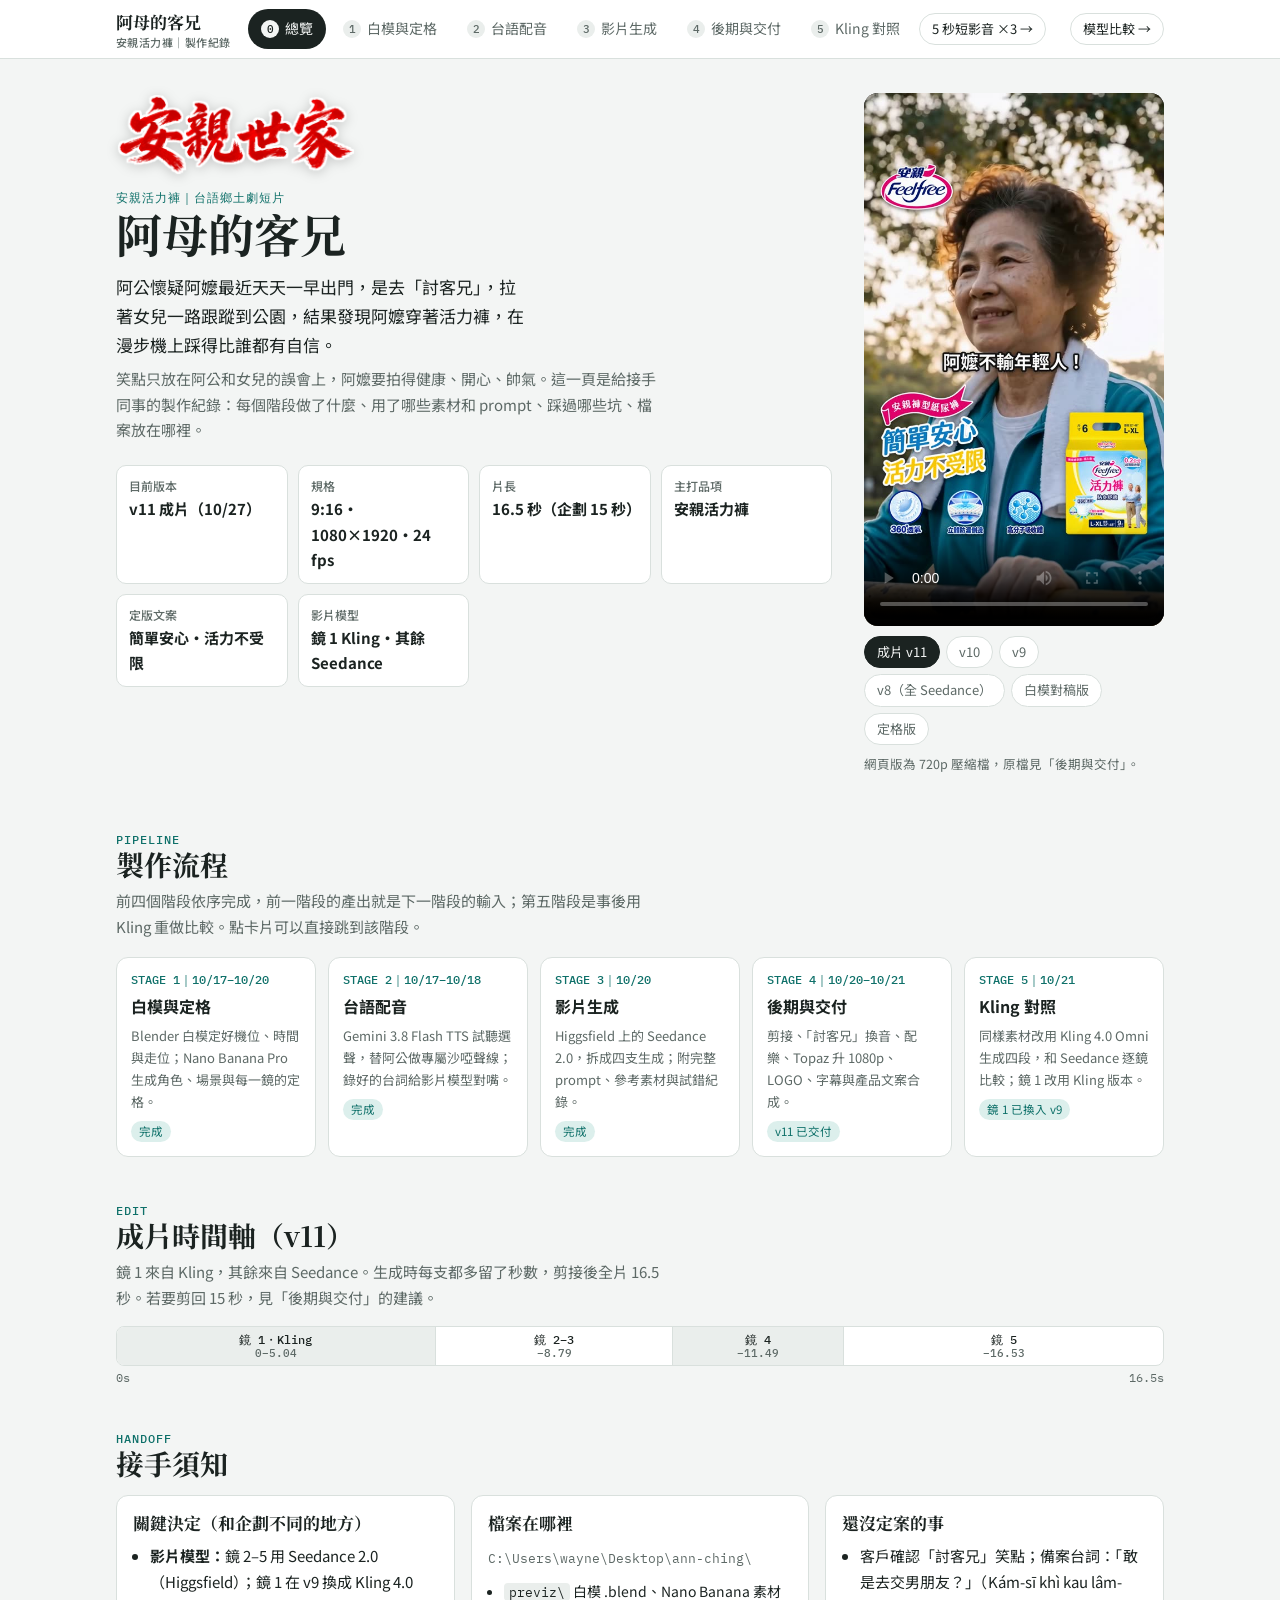
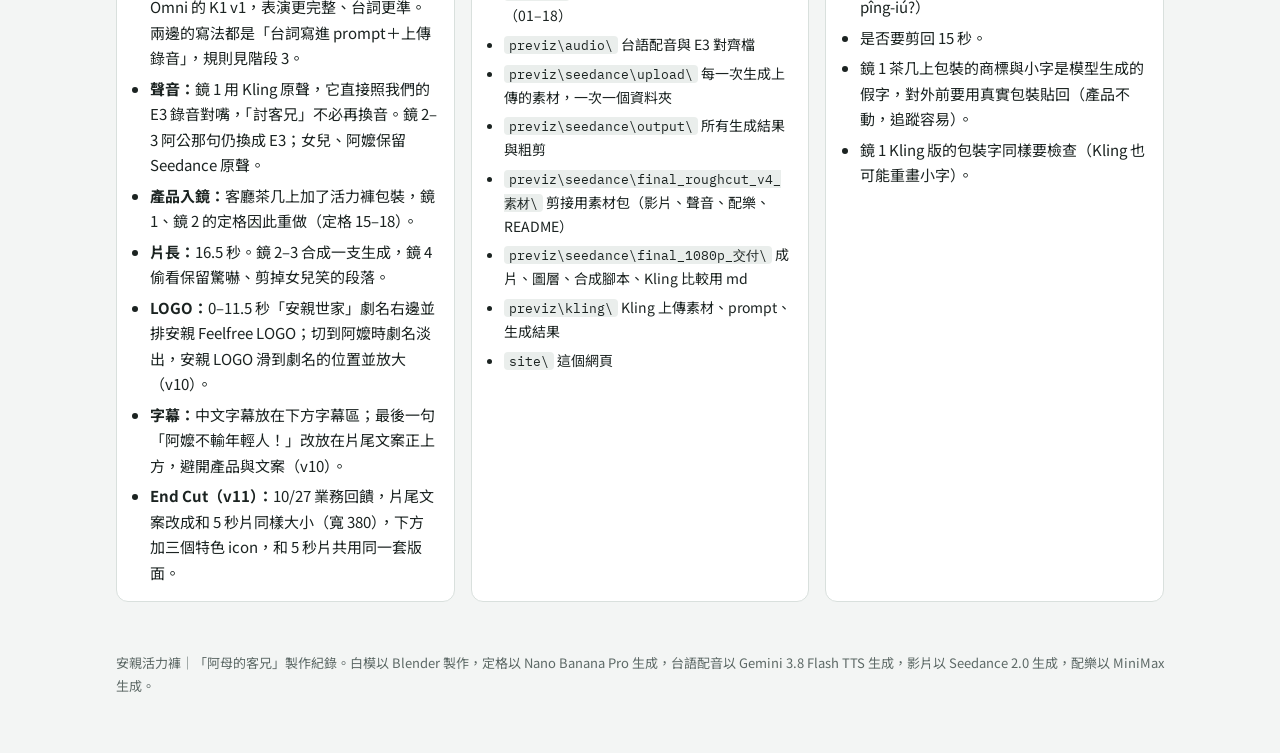
<file: index.html>
<!doctype html>
<html lang="zh-Hant">
<head>
<meta charset="utf-8">
<meta name="viewport" content="width=device-width, initial-scale=1, viewport-fit=cover">
<title>阿母的客兄｜安親活力褲</title>
<meta name="description" content="安親活力褲 15 秒台語鄉土劇短片的製作紀錄：白模與定格、台語配音、Seedance 影片生成、後期與交付。">
<link rel="preconnect" href="https://fonts.googleapis.com">
<link rel="preconnect" href="https://fonts.gstatic.com" crossorigin>
<link rel="stylesheet" href="https://fonts.googleapis.com/css2?family=Noto+Serif+TC:wght@600;700&family=Noto+Sans+TC:wght@400;500;700&family=IBM+Plex+Mono:wght@400;500&display=swap">
<style>
/* layout: production record — sticky header with stage tabs (one panel per stage); inside each panel: handoff summary box, then sections of cards, tables and prompt slabs */
:root{
  --bg:#f3f5f4; --surface:#ffffff; --sunk:#eaeeec; --ink:#1b2321; --muted:#5d6966; --line:#d9e0dd;
  --teal:#0e7069; --teal-soft:#dcefec; --teal-ink:#ffffff; --red:#b3262d; --red-soft:#f8e3e3; --amber:#8a6514; --amber-soft:#f6ecd6;
  --f-display:"Noto Serif TC","PMingLiU","MingLiU",serif; --f-body:"Noto Sans TC","PingFang TC","Microsoft JhengHei",system-ui,sans-serif; --f-mono:"IBM Plex Mono",ui-monospace,Consolas,monospace;
  color-scheme:light;
}
@media (prefers-color-scheme:dark){:root:not([data-theme="light"]){--bg:#121615;--surface:#1a201e;--sunk:#151a19;--ink:#e6ecea;--muted:#9aa7a3;--line:#2c3533;--teal:#4fc0b4;--teal-soft:#16302d;--teal-ink:#0f1413;--red:#ec7b7f;--red-soft:#3a1d1f;--amber:#dcb35a;--amber-soft:#33291424;color-scheme:dark}}
:root[data-theme="dark"]{--bg:#121615;--surface:#1a201e;--sunk:#151a19;--ink:#e6ecea;--muted:#9aa7a3;--line:#2c3533;--teal:#4fc0b4;--teal-soft:#16302d;--teal-ink:#0f1413;--red:#ec7b7f;--red-soft:#3a1d1f;--amber:#dcb35a;--amber-soft:#332914;color-scheme:dark}
*{box-sizing:border-box}
html{scroll-padding-top:120px}
body{margin:0;background:var(--bg);color:var(--ink);font:15px/1.7 var(--f-body);-webkit-text-size-adjust:100%}
img,video,audio{max-width:100%;display:block}
a{color:var(--teal)}
code{font:12.5px var(--f-mono);background:var(--sunk);padding:1px 5px;border-radius:4px}
.wrap{max-width:1080px;margin:0 auto;padding-left:max(16px,env(safe-area-inset-left,0px));padding-right:max(16px,env(safe-area-inset-right,0px))}
body::before{content:"";position:fixed;inset:0 0 auto;height:env(safe-area-inset-top,0px);background:var(--surface);z-index:20}
header.top{position:sticky;top:env(safe-area-inset-top,0px);z-index:10;background:color-mix(in srgb,var(--surface) 94%,transparent);backdrop-filter:blur(8px);border-bottom:1px solid var(--line)}
header.top .wrap{display:flex;align-items:center;gap:18px;min-height:58px}
.brand{font:700 17px var(--f-display);white-space:nowrap}
.brand small{display:block;font:500 11px var(--f-body);color:var(--muted);letter-spacing:.04em}
.tabs{display:flex;gap:4px;overflow-x:auto;scrollbar-width:none;min-width:0;padding-block:8px}
.tabs::-webkit-scrollbar{display:none}
.tabs a{display:flex;align-items:center;gap:6px;color:var(--muted);text-decoration:none;font-size:14px;padding:7px 12px;border-radius:999px;white-space:nowrap;border:1px solid transparent}
.tabs a .n{font:500 11px var(--f-mono);width:18px;height:18px;border-radius:50%;display:grid;place-items:center;background:var(--sunk);color:var(--muted)}
.tabs a:hover{background:var(--sunk);color:var(--ink)}
.tabs a[aria-selected="true"]{background:var(--ink);color:var(--bg)}
.tabs a[aria-selected="true"] .n{background:var(--bg);color:var(--ink)}
.tabs a:focus-visible,.chip:focus-visible,button:focus-visible,summary:focus-visible{outline:2px solid var(--teal);outline-offset:2px}
.subnav{display:flex;gap:6px;flex-wrap:wrap;margin-top:14px}
.subnav a{font-size:13px;color:var(--muted);text-decoration:none;border:1px solid var(--line);background:var(--surface);padding:3px 11px;border-radius:999px}
.subnav a:hover{color:var(--ink)}
[role="tabpanel"][hidden]{display:none}
section{padding-block:40px 6px}
.panelhead{padding-top:34px}
h1,h2,h3{font-family:var(--f-display);font-weight:700;text-wrap:balance;margin:0}
h1{font-size:clamp(30px,5vw,46px);line-height:1.15}
h2{font-size:clamp(22px,3vw,28px);line-height:1.25;margin-bottom:6px}
h3{font-size:18px;line-height:1.35}
.lead{color:var(--muted);max-width:68ch;margin:6px 0 0}
p{max-width:72ch}
.eyebrow{font:500 12px var(--f-mono);letter-spacing:.08em;text-transform:uppercase;color:var(--teal)}
/* handoff box */
.handoff{margin-top:18px;background:var(--surface);border:1px solid var(--line);border-left:4px solid var(--teal);border-radius:12px;padding:16px 18px;display:grid;grid-template-columns:repeat(auto-fit,minmax(220px,1fr));gap:12px 24px}
.handoff h4{margin:0 0 4px;font-size:12.5px;color:var(--teal);font-weight:700;letter-spacing:.04em}
.handoff ul{margin:0;padding-left:1.1em;font-size:14px}
.handoff p{margin:0;font-size:14px}
.path{font:12.5px/1.6 var(--f-mono);color:var(--muted);word-break:break-all}
/* hero */
.hero{display:grid;grid-template-columns:minmax(0,1fr) minmax(220px,300px);gap:32px;align-items:start;padding-top:34px}
.showlogo{width:min(240px,60%);height:auto;margin:0 0 14px;filter:drop-shadow(0 2px 6px rgba(0,0,0,.18))}
.hero p.logline{font-size:17px;max-width:46ch;margin:14px 0 0}
.facts{display:grid;grid-template-columns:repeat(auto-fill,minmax(150px,1fr));gap:10px;margin-top:22px}
.fact{background:var(--surface);border:1px solid var(--line);border-radius:10px;padding:10px 12px}
.fact b{display:block;font-size:12px;color:var(--muted);font-weight:500}
.fact span{font-weight:700}
.player{background:#000;border-radius:14px;overflow:hidden;aspect-ratio:9/16;width:100%}
.player video{width:100%;height:100%;object-fit:contain}
.vtabs{display:flex;gap:6px;margin-top:10px;flex-wrap:wrap}
.chip{font:inherit;font-size:13px;border:1px solid var(--line);background:var(--surface);color:var(--muted);padding:4px 12px;border-radius:999px;cursor:pointer}
.chip[aria-pressed="true"]{background:var(--ink);color:var(--bg);border-color:var(--ink)}
.legend{font-size:12.5px;color:var(--muted);margin-top:8px}
@media (max-width:760px){.hero{grid-template-columns:1fr}.hero .side{max-width:320px}}
/* pipeline */
.pipe{display:grid;grid-template-columns:repeat(5,minmax(0,1fr));gap:12px;margin-top:18px;counter-reset:st}
@media (max-width:980px){.pipe{grid-template-columns:repeat(3,minmax(0,1fr))}}
@media (max-width:700px){.pipe{grid-template-columns:repeat(2,minmax(0,1fr))}}
@media (max-width:460px){.pipe{grid-template-columns:1fr}}
.pipe a{display:grid;gap:4px;align-content:start;background:var(--surface);border:1px solid var(--line);border-radius:12px;padding:14px;color:inherit;text-decoration:none;position:relative}
.pipe a:hover{border-color:var(--teal)}
.pipe .k{font:500 12px var(--f-mono);color:var(--teal)}
.pipe b{font-size:16px}
.pipe span{font-size:13px;color:var(--muted)}
.pipe .done{font-size:11.5px;color:var(--teal);background:var(--teal-soft);border-radius:999px;padding:1px 8px;justify-self:start;margin-top:4px}
/* timeline bar */
.tl{margin-top:16px;display:grid;height:40px;border-radius:8px;overflow:hidden;border:1px solid var(--line);background:var(--surface)}
.tl a,.tl div{display:flex;flex-direction:column;align-items:center;justify-content:center;font:500 12px/1.2 var(--f-mono);color:var(--ink);text-decoration:none;border-right:1px solid var(--line);white-space:nowrap;overflow:hidden}
.tl small{font-size:10.5px;color:var(--muted)}
.tl > :last-child{border-right:none}
.tl > :nth-child(odd){background:var(--sunk)}
.tlnote{display:flex;justify-content:space-between;font:12px var(--f-mono);color:var(--muted);margin-top:4px}
/* storyboard */
.shots{display:grid;gap:18px;margin-top:20px}
.shot{background:var(--surface);border:1px solid var(--line);border-radius:14px;padding:18px;display:grid;grid-template-columns:minmax(0,300px) minmax(0,1fr);gap:20px}
@media (max-width:820px){.shot{grid-template-columns:1fr}}
.shot .time{font:500 13px var(--f-mono);color:var(--teal)}
.shot h3{margin:2px 0 8px}
.shot p{margin:0 0 8px}
.kv{display:grid;grid-template-columns:auto 1fr;gap:2px 12px;font-size:13.5px;margin:8px 0}
.kv dt{color:var(--muted)} .kv dd{margin:0}
.line{border-left:3px solid var(--red);padding:6px 0 6px 12px;margin:10px 0}
.line .who{font-size:12px;color:var(--red);font-weight:700}
.line .tw{font-family:var(--f-display);font-size:18px;line-height:1.5}
.line .tl8{font:13px/1.5 var(--f-mono);color:var(--muted)}
.line .zh{font-size:13.5px}
.frames{display:grid;grid-template-columns:repeat(auto-fill,minmax(120px,1fr));gap:10px;align-content:start}
.frame{margin:0;display:grid;gap:4px;align-content:start}
.frame .ph{aspect-ratio:9/16;border-radius:8px;overflow:hidden;background:var(--sunk);border:1px solid var(--line);display:grid;place-items:center;position:relative}
.frame img{width:100%;height:100%;object-fit:cover;cursor:zoom-in}
.frame figcaption{font-size:12px;color:var(--muted);line-height:1.4}
.frame figcaption b{color:var(--ink);font-weight:500}
.frame.old .ph::after{content:"已替換";position:absolute;top:6px;left:6px;font-size:11px;background:rgba(0,0,0,.65);color:#fff;padding:1px 7px;border-radius:999px}
.frame.new .ph{outline:2px solid var(--teal);outline-offset:-2px}
.frame.new .ph::after{content:"影片用";position:absolute;top:6px;left:6px;font-size:11px;background:var(--teal);color:var(--teal-ink);padding:1px 7px;border-radius:999px}
details{margin-top:12px;border-top:1px dashed var(--line);padding-top:10px}
summary{cursor:pointer;font-size:13.5px;color:var(--teal);font-weight:500}
.ptitle{font-size:13px;font-weight:700;margin:12px 0 4px}
.promptbox{position:relative;margin-top:6px}
pre{margin:0;background:var(--sunk);border:1px solid var(--line);border-radius:10px;padding:14px;font:12.5px/1.65 var(--f-mono);white-space:pre-wrap;word-break:break-word;max-height:360px;overflow:auto}
.copy{position:absolute;top:8px;right:8px;font:inherit;font-size:12px;border:none;border-radius:999px;background:var(--teal);color:var(--teal-ink);padding:4px 12px;cursor:pointer}
/* tables */
.tblwrap{overflow-x:auto;margin-top:14px;border:1px solid var(--line);border-radius:12px;background:var(--surface)}
table{border-collapse:collapse;width:100%;font-size:14px;min-width:620px}
th,td{text-align:left;padding:10px 12px;border-bottom:1px solid var(--line);vertical-align:top}
th{font-size:12.5px;color:var(--muted);font-weight:500;background:var(--sunk)}
tr:last-child td{border-bottom:none}
td.mono,.mono{font:12.5px/1.6 var(--f-mono)}
td .tw{font-family:var(--f-display);font-size:16px}
.nowrap{white-space:nowrap}
.pick{display:inline-block;font-size:11.5px;padding:1px 8px;border-radius:999px;background:var(--teal);color:var(--teal-ink);margin-left:6px;vertical-align:2px;white-space:nowrap}
.pick.no{background:var(--red)}
.pick.mid{background:var(--amber);color:#fff}
b.rh{color:var(--red)}
#voice td:first-child,#voice th:first-child{white-space:nowrap}
/* asset cards */
.cards{display:grid;grid-template-columns:repeat(auto-fill,minmax(300px,1fr));gap:16px;margin-top:18px}
.card{background:var(--surface);border:1px solid var(--line);border-radius:14px;overflow:hidden;display:flex;flex-direction:column}
.card.wide{grid-column:1/-1}
.chead{display:flex;flex-wrap:wrap;align-items:center;gap:8px 10px;padding:12px 14px;border-bottom:1px solid var(--line)}
.num{font:500 13px var(--f-mono);color:var(--teal)}
.cname{font-weight:700;flex:1;min-width:8em}
.seg{display:inline-flex;border:1px solid var(--line);border-radius:999px;padding:2px;background:var(--sunk)}
.seg button{font:inherit;font-size:12.5px;border:none;background:transparent;color:var(--muted);padding:3px 12px;border-radius:999px;cursor:pointer}
.seg button[aria-pressed="true"]{background:var(--ink);color:var(--bg)}
.cbody{padding:14px;display:grid;gap:10px}
.use{font-size:13.5px;color:var(--muted);margin:0}
.cimgs{display:grid;gap:8px;grid-template-columns:repeat(auto-fill,minmax(120px,1fr))}
.card.wide .cimgs{grid-template-columns:1fr}
.cimgs img{border-radius:8px;width:100%;cursor:zoom-in;background:var(--sunk)}
.tips{margin:0;padding-left:1.2em;font-size:13px;color:var(--muted)}
/* panels */
.grid2{display:grid;grid-template-columns:repeat(auto-fit,minmax(280px,1fr));gap:16px;margin-top:14px}
.panel{background:var(--surface);border:1px solid var(--line);border-radius:12px;padding:16px}
.panel h3{font-size:17px;margin-bottom:8px}
ul.clean{margin:0;padding-left:1.15em}
ul.clean li+li{margin-top:5px}
ol.rules{margin:14px 0 0;padding:0;list-style:none;display:grid;gap:10px;counter-reset:r}
ol.rules li{counter-increment:r;background:var(--surface);border:1px solid var(--line);border-radius:12px;padding:12px 14px 12px 52px;position:relative}
ol.rules li::before{content:counter(r);position:absolute;left:14px;top:12px;width:26px;height:26px;border-radius:50%;background:var(--teal);color:var(--teal-ink);display:grid;place-items:center;font:500 13px var(--f-mono)}
ol.rules b{display:block}
ol.rules span{font-size:14px;color:var(--muted)}
.note{background:var(--amber-soft);border-radius:12px;padding:14px 16px;margin-top:14px;font-size:14px}
.note strong{color:var(--amber)}
.zone{display:inline-block;width:10px;height:10px;border-radius:2px;margin-right:6px;vertical-align:0}
/* generation cards */
.gen{background:var(--surface);border:1px solid var(--line);border-radius:14px;padding:18px;display:grid;grid-template-columns:minmax(0,230px) minmax(0,1fr);gap:22px;margin-top:18px}
@media (max-width:760px){.gen{grid-template-columns:1fr}.gen .vid{max-width:260px}}
.gen .vid video{width:100%;aspect-ratio:9/16;background:#000;border-radius:10px;object-fit:contain}
.gen .vid p{font-size:12.5px;color:var(--muted);margin:6px 0 0}
.gen h3{margin:2px 0 6px}
.chips{display:flex;flex-wrap:wrap;gap:6px;margin:6px 0 10px}
.chips span{font-size:12px;border:1px solid var(--line);border-radius:999px;padding:1px 9px;color:var(--muted);background:var(--bg)}
.refs{display:grid;grid-template-columns:repeat(auto-fill,minmax(86px,1fr));gap:8px;margin:10px 0}
.refs figure{min-width:0;margin:0;display:grid;grid-template-columns:minmax(0,1fr);gap:3px;align-content:start}
.refs .ph{aspect-ratio:9/16;border-radius:6px;overflow:hidden;background:var(--sunk);border:1px solid var(--line);display:grid;place-items:center;text-align:center;font-size:11px;color:var(--muted);padding:4px}
.refs figure.wide{grid-column:span 2}
.refs .ph.wide{aspect-ratio:16/9;padding:0}
.refs img{width:100%;height:100%;object-fit:cover;cursor:zoom-in}
.refs figcaption{font-size:11.5px;line-height:1.35;color:var(--muted)}
.refs figcaption code{display:block;font-size:11.5px;color:var(--red);background:none;padding:0}
.verdict{font-size:14px;border-left:3px solid var(--teal);padding:4px 0 4px 12px;margin:8px 0}
.verdict.warn{border-color:var(--amber)}
/* audio */
.alist{display:grid;gap:6px;margin-top:10px}
.arow{display:grid;grid-template-columns:auto auto minmax(0,1fr) auto;align-items:center;gap:12px;background:var(--surface);border:1px solid var(--line);border-radius:10px;padding:7px 10px}
.arow.final{border-color:var(--teal);background:color-mix(in srgb,var(--teal-soft) 60%,var(--surface))}
.arow .id{font:500 13px var(--f-mono);color:var(--red);min-width:2.6em}
.arow .meta{min-width:0;font-size:14px}
.arow .meta span{color:var(--muted);font-size:12.5px;margin-left:6px}
.play{width:36px;height:36px;border:none;border-radius:50%;background:var(--teal);color:var(--teal-ink);display:grid;place-items:center;cursor:pointer}
.play svg{width:14px;height:14px;fill:currentColor}
.cmp{display:grid;grid-template-columns:repeat(auto-fit,minmax(240px,1fr));gap:12px;margin-top:12px}
.cmp .panel{display:grid;gap:8px;align-content:start}
.cmp audio{width:100%}
.cmp .panel p{margin:0;font-size:13.5px;color:var(--muted)}
.layers{display:grid;grid-template-columns:repeat(auto-fill,minmax(130px,1fr));gap:10px;margin-top:12px}
.layers figure{margin:0;display:grid;grid-template-columns:minmax(0,1fr);gap:4px;min-width:0}
.layers .ph{min-width:0;overflow:hidden}
.layers .ph{aspect-ratio:1;border-radius:8px;border:1px solid var(--line);display:grid;place-items:center;padding:8px;background:repeating-conic-gradient(#cfd6d3 0 25%,#eef1f0 0 50%) 0 0/16px 16px}
.layers img{width:100%;height:100%;min-width:0;object-fit:contain}
.layers figcaption{font-size:12px;color:var(--muted)}
.tree{font:12.5px/1.75 var(--f-mono);background:var(--surface);border:1px solid var(--line);border-radius:12px;padding:14px 16px;margin-top:14px;overflow-x:auto;white-space:pre}
/* kling */
.ksum{display:grid;grid-template-columns:repeat(4,minmax(0,1fr));gap:12px;margin-top:14px}
@media (max-width:860px){.ksum{grid-template-columns:repeat(2,minmax(0,1fr))}}
@media (max-width:460px){.ksum{grid-template-columns:1fr}}
.ksum a{display:grid;gap:6px;align-content:start;background:var(--surface);border:1px solid var(--line);border-radius:12px;padding:14px;color:inherit;text-decoration:none;min-width:0}
.ksum a.win{border-color:var(--teal);border-width:2px}
.ksum b{font-size:15px}.ksum p{margin:0;font-size:13px;color:var(--muted)}
.kshot{background:var(--surface);border:1px solid var(--line);border-radius:14px;padding:18px;margin-top:18px;display:grid;gap:14px}
.kshot .head{display:flex;flex-wrap:wrap;align-items:baseline;gap:6px 14px}
.kshot .head .meta{font:12.5px var(--f-mono);color:var(--muted)}
.kctl{display:flex;flex-wrap:wrap;gap:10px;align-items:center;font-size:13px;color:var(--muted)}
.kctl button{font:inherit;font-size:13px;border:none;border-radius:999px;background:var(--teal);color:var(--teal-ink);padding:5px 14px;cursor:pointer}
.kctl select{font:inherit;font-size:13px;padding:3px 8px;border-radius:8px;border:1px solid var(--line);background:var(--surface);color:var(--ink)}
.reel{display:grid;grid-template-columns:repeat(3,minmax(0,1fr));gap:12px}
@media (max-width:560px){.reel{grid-template-columns:repeat(3,minmax(0,1fr));gap:6px}}
.reel figure{margin:0;display:grid;gap:4px;min-width:0}
.reel video{width:100%;aspect-ratio:9/16;background:#000;border-radius:8px;object-fit:contain}
.reel figcaption{font-size:12.5px;display:flex;flex-wrap:wrap;gap:4px 8px;align-items:center}
.reel figure.win video{outline:3px solid var(--teal);outline-offset:-1px}
.knotes{display:grid;grid-template-columns:repeat(auto-fit,minmax(260px,1fr));gap:12px 24px}
.knotes h3{font-size:14px;font-family:var(--f-body)}
.knotes ul{margin:4px 0 0;padding-left:1.15em;font-size:14px}
footer{padding-block:44px 56px;color:var(--muted);font-size:13px}
/* lightbox */
.lb{position:fixed;inset:0;background:rgba(0,0,0,.86);display:grid;place-items:center;z-index:50;padding:max(16px,env(safe-area-inset-top,0px)) max(16px,env(safe-area-inset-right,0px)) max(16px,env(safe-area-inset-bottom,0px)) max(16px,env(safe-area-inset-left,0px))}
.lb img{max-height:100%;max-width:100%;border-radius:8px}
.lb button{position:absolute;top:calc(12px + env(safe-area-inset-top,0px));right:calc(12px + env(safe-area-inset-right,0px));font:inherit;border:none;border-radius:999px;padding:6px 14px;background:#fff;color:#000;cursor:pointer}
.xlink{margin-left:auto;font-size:13px;white-space:nowrap;text-decoration:none;border:1px solid var(--line);border-radius:999px;padding:4px 12px;color:var(--ink);background:var(--surface)}
.xlink:hover{border-color:var(--teal);color:var(--teal)}
@media (max-width:560px){.xlink{display:none}}
</style>
</head>
<body>
<header class="top"><div class="wrap">
  <span class="brand">阿母的客兄<small>安親活力褲｜製作紀錄</small></span>
  <nav class="tabs" role="tablist" aria-label="製作階段">
    <a role="tab" href="#overview" id="tab-overview" aria-controls="overview"><span class="n">0</span>總覽</a>
    <a role="tab" href="#stage1" id="tab-stage1" aria-controls="stage1"><span class="n">1</span>白模與定格</a>
    <a role="tab" href="#stage2" id="tab-stage2" aria-controls="stage2"><span class="n">2</span>台語配音</a>
    <a role="tab" href="#stage3" id="tab-stage3" aria-controls="stage3"><span class="n">3</span>影片生成</a>
    <a role="tab" href="#stage4" id="tab-stage4" aria-controls="stage4"><span class="n">4</span>後期與交付</a>
    <a role="tab" href="#stage5" id="tab-stage5" aria-controls="stage5"><span class="n">5</span>Kling 對照</a>
  </nav>
  <a class="xlink" href="5s.html">5 秒短影音 ×3 →</a><a class="xlink" style="margin-left:6px" href="models.html">模型比較 →</a>
</div></header>

<main class="wrap">

<!-- ============ 0 總覽 ============ -->
<div role="tabpanel" id="overview" aria-labelledby="tab-overview">
<section class="hero">
  <div>
    <img class="showlogo" src="assets/img/logo_anqin_shijia.png" alt="安親世家" width="500" height="173">
    <div class="eyebrow">安親活力褲｜台語鄉土劇短片</div>
    <h1>阿母的客兄</h1>
    <p class="logline">阿公懷疑阿嬤最近天天一早出門，是去「討客兄」，拉著女兒一路跟蹤到公園，結果發現阿嬤穿著活力褲，在漫步機上踩得比誰都有自信。</p>
    <p class="lead">笑點只放在阿公和女兒的誤會上，阿嬤要拍得健康、開心、帥氣。這一頁是給接手同事的製作紀錄：每個階段做了什麼、用了哪些素材和 prompt、踩過哪些坑、檔案放在哪裡。</p>
    <div class="facts">
      <div class="fact"><b>目前版本</b><span>v11 成片（10/27）</span></div>
      <div class="fact"><b>規格</b><span>9:16・1080×1920・24 fps</span></div>
      <div class="fact"><b>片長</b><span>16.5 秒（企劃 15 秒）</span></div>
      <div class="fact"><b>主打品項</b><span>安親活力褲</span></div>
      <div class="fact"><b>定版文案</b><span>簡單安心・活力不受限</span></div>
      <div class="fact"><b>影片模型</b><span>鏡 1 Kling・其餘 Seedance</span></div>
    </div>
  </div>
  <div class="side">
    <div class="player"><video id="pv" controls playsinline preload="metadata" poster="assets/video/final_v11_poster.jpg" src="assets/video/final_v11_720p.mp4"></video></div>
    <div class="vtabs" role="group" aria-label="影片版本">
      <button class="chip" type="button" data-src="assets/video/final_v11_720p.mp4" data-poster="assets/video/final_v11_poster.jpg" aria-pressed="true">成片 v11</button>
      <button class="chip" type="button" data-src="assets/video/final_v10_720p.mp4" data-poster="assets/video/final_v10_poster.jpg" aria-pressed="false">v10</button>
      <button class="chip" type="button" data-src="assets/video/final_v9_720p.mp4" data-poster="assets/video/final_v9_poster.jpg" aria-pressed="false">v9</button>
      <button class="chip" type="button" data-src="assets/video/final_v8_720p.mp4" data-poster="assets/video/final_v8_poster.jpg" aria-pressed="false">v8（全 Seedance）</button>
      <button class="chip" type="button" data-src="assets/video/previz_v7_guide.mp4" data-poster="assets/video/poster.jpg" aria-pressed="false">白模對稿版</button>
      <button class="chip" type="button" data-src="assets/video/previz_keyframes.mp4" data-poster="assets/video/poster.jpg" aria-pressed="false">定格版</button>
    </div>
    <p class="legend" id="legend" hidden><span class="zone" style="background:#e5484d"></span>平台介面區 <span class="zone" style="background:#e5c100;margin-left:8px"></span>LOGO <span class="zone" style="background:#22b5c4;margin-left:8px"></span>字幕 <span class="zone" style="background:#46c45a;margin-left:8px"></span>產品</p>
    <p class="legend">網頁版為 720p 壓縮檔，原檔見「後期與交付」。</p>
  </div>
</section>

<section>
  <div class="eyebrow">Pipeline</div>
  <h2>製作流程</h2>
  <p class="lead">前四個階段依序完成，前一階段的產出就是下一階段的輸入；第五階段是事後用 Kling 重做比較。點卡片可以直接跳到該階段。</p>
  <div class="pipe five">
    <a href="#stage1"><span class="k">STAGE 1｜10/17–10/20</span><b>白模與定格</b><span>Blender 白模定好機位、時間與走位；Nano Banana Pro 生成角色、場景與每一鏡的定格。</span><span class="done">完成</span></a>
    <a href="#stage2"><span class="k">STAGE 2｜10/17–10/18</span><b>台語配音</b><span>Gemini 3.8 Flash TTS 試聽選聲，替阿公做專屬沙啞聲線；錄好的台詞給影片模型對嘴。</span><span class="done">完成</span></a>
    <a href="#stage3"><span class="k">STAGE 3｜10/20</span><b>影片生成</b><span>Higgsfield 上的 Seedance 2.0，拆成四支生成；附完整 prompt、參考素材與試錯紀錄。</span><span class="done">完成</span></a>
    <a href="#stage4"><span class="k">STAGE 4｜10/20–10/21</span><b>後期與交付</b><span>剪接、「討客兄」換音、配樂、Topaz 升 1080p、LOGO、字幕與產品文案合成。</span><span class="done">v11 已交付</span></a>
    <a href="#stage5"><span class="k">STAGE 5｜10/21</span><b>Kling 對照</b><span>同樣素材改用 Kling 4.0 Omni 生成四段，和 Seedance 逐鏡比較；鏡 1 改用 Kling 版本。</span><span class="done">鏡 1 已換入 v9</span></a>
  </div>
</section>

<section>
  <div class="eyebrow">Edit</div>
  <h2>成片時間軸（v11）</h2>
  <p class="lead">鏡 1 來自 Kling，其餘來自 Seedance。生成時每支都多留了秒數，剪接後全片 16.5 秒。若要剪回 15 秒，見「後期與交付」的建議。</p>
  <div class="tl" id="tl-final" aria-label="v9 時間軸"></div>
  <div class="tlnote"><span>0s</span><span>16.5s</span></div>
</section>

<section>
  <div class="eyebrow">Handoff</div>
  <h2>接手須知</h2>
  <div class="grid2">
    <div class="panel"><h3>關鍵決定（和企劃不同的地方）</h3><ul class="clean">
      <li><b>影片模型：</b>鏡 2–5 用 Seedance 2.0（Higgsfield）；鏡 1 在 v9 換成 Kling 4.0 Omni 的 K1 v1，表演更完整、台詞更準。兩邊的寫法都是「台詞寫進 prompt＋上傳錄音」，規則見階段 3。</li>
      <li><b>聲音：</b>鏡 1 用 Kling 原聲，它直接照我們的 E3 錄音對嘴，「討客兄」不必再換音。鏡 2–3 阿公那句仍換成 E3；女兒、阿嬤保留 Seedance 原聲。</li>
      <li><b>產品入鏡：</b>客廳茶几上加了活力褲包裝，鏡 1、鏡 2 的定格因此重做（定格 15–18）。</li>
      <li><b>片長：</b>16.5 秒。鏡 2–3 合成一支生成，鏡 4 偷看保留驚嚇、剪掉女兒笑的段落。</li>
      <li><b>LOGO：</b>0–11.5 秒「安親世家」劇名右邊並排安親 Feelfree LOGO；切到阿嬤時劇名淡出，安親 LOGO 滑到劇名的位置並放大（v10）。</li>
      <li><b>字幕：</b>中文字幕放在下方字幕區；最後一句「阿嬤不輸年輕人！」改放在片尾文案正上方，避開產品與文案（v10）。</li>
      <li><b>End Cut（v11）：</b>10/27 業務回饋，片尾文案改成和 5 秒片同樣大小（寬 380），下方加三個特色 icon，和 5 秒片共用同一套版面。</li>
    </ul></div>
    <div class="panel"><h3>檔案在哪裡</h3>
      <p class="path">C:\Users\wayne\Desktop\ann-ching\</p>
      <ul class="clean" style="font-size:14px">
        <li><code>previz\</code> 白模 .blend、Nano Banana 素材（01–18）</li>
        <li><code>previz\audio\</code> 台語配音與 E3 對齊檔</li>
        <li><code>previz\seedance\upload\</code> 每一次生成上傳的素材，一次一個資料夾</li>
        <li><code>previz\seedance\output\</code> 所有生成結果與粗剪</li>
        <li><code>previz\seedance\final_roughcut_v4_素材\</code> 剪接用素材包（影片、聲音、配樂、README）</li>
        <li><code>previz\seedance\final_1080p_交付\</code> 成片、圖層、合成腳本、Kling 比較用 md</li>
        <li><code>previz\kling\</code> Kling 上傳素材、prompt、生成結果</li>
        <li><code>site\</code> 這個網頁</li>
      </ul>
    </div>
    <div class="panel"><h3>還沒定案的事</h3><ul class="clean">
      <li>客戶確認「討客兄」笑點；備案台詞：「敢是去交男朋友？」（Kám-sī khì kau lâm-pîng-iú?）</li>
      <li>是否要剪回 15 秒。</li>
      <li>鏡 1 茶几上包裝的商標與小字是模型生成的假字，對外前要用真實包裝貼回（產品不動，追蹤容易）。</li>
            <li>鏡 1 Kling 版的包裝字同樣要檢查（Kling 也可能重畫小字）。</li>
    </ul></div>
  </div>
</section>
</div>

<!-- ============ 1 白模與定格 ============ -->
<div role="tabpanel" id="stage1" aria-labelledby="tab-stage1" hidden>
<div class="panelhead">
  <div class="eyebrow">Stage 1｜Greybox &amp; Keyframes</div>
  <h1>白模與定格</h1>
  <p class="lead">先用 Blender 白模把空間、機位、走位和秒數定死，再用 Nano Banana Pro 照白模生成寫實的角色、場景與每一鏡的定格。這些定格後來就是影片模型的首尾畫面參考。</p>
  <div class="handoff">
    <div><h4>產出</h4><ul><li>白模 v7（灰）與 v8（角色色碼版）</li><li>角色三視表 3 張、場景 4 張</li><li>定格 07–18（15–18 是產品入鏡後的修正版）</li></ul></div>
    <div><h4>工具</h4><ul><li>Blender 5.2＋IK Rig，Workbench 渲染</li><li>Nano Banana Pro（Gemini 3 Pro Image）</li></ul></div>
    <div><h4>檔案</h4><p class="path">previz\anqin_mom_lover_previz_v8_colorcoded.blend<br>previz\nano_banana\01_… 到 18_…（每個資料夾附 prompt.txt）</p></div>
    <div><h4>交接注意</h4><ul><li>下方分鏡的秒數是 15 秒企劃版；成片時間以總覽的 v8 時間軸為準。</li><li>標「已替換」的定格不要再拿去生成影片。</li></ul></div>
  </div>
  <nav class="subnav" aria-label="本頁段落"><a href="#story">分鏡與定格</a><a href="#nb2">產品入鏡修正</a><a href="#cast">角色</a><a href="#sets">場景</a><a href="#spec">白模規格</a></nav>
</div>

<section id="story">
  <div class="eyebrow">Storyboard</div>
  <h2>分鏡與定格</h2>
  <p class="lead">每一鏡並排白模參考與 Nano Banana Pro 生成的定格；綠框是後來實際交給 Seedance 的版本。展開「定格 prompt」可以直接複製。</p>
  <div class="tl" id="tl-plan" aria-label="15 秒企劃時間軸"></div>
  <div class="tlnote"><span>0s</span><span>5s</span><span>10s</span><span>15s</span></div>
  <div class="shots" id="shots"></div>
</section>

<section id="nb2">
  <div class="eyebrow">Revision｜10/20</div>
  <h2>產品入鏡修正（定格 15–18）</h2>
  <p class="lead">客廳茶几加上活力褲包裝後，客廳圖與鏡 1、鏡 2 的定格都跟著重做。同時對照白模的站位：阿公在茶几左邊，女兒坐在沙發右端紅月曆下。原本鏡 1 首格沙發是空的，和鏡 2 的正反打對不上，所以把女兒補進鏡 1 背景。</p>
  <div class="tblwrap"><table>
    <thead><tr><th class="nowrap">編號</th><th>改了什麼</th><th>上傳順序</th><th>前後對照</th></tr></thead>
    <tbody id="nbrows"></tbody>
  </table></div>
  <div class="note"><strong>包裝字是假字：</strong>位置、黃色提把與版面都對，但 Feelfree 商標、「貼身舒適」等小字被模型重畫。對外前要用真實包裝貼回（定格用 Photoshop，影片用後期追蹤貼圖）。</div>
  <details><summary>15–18 的 prompt</summary><div id="nbprompts"></div></details>
</section>

<section id="cast">
  <div class="eyebrow">Cast</div>
  <h2>角色三視表</h2>
  <p class="lead">影片生成時直接上傳整張三視表當角色參考，並在 prompt 寫明「同一個人的多個角度，不是多個人」。阿公第 4 格是戴帽造型，鏡 3 之後用。</p>
  <div class="cards" id="g-char"></div>
</section>

<section id="sets">
  <div class="eyebrow">Sets</div>
  <h2>場景空景</h2>
  <p class="lead">05、06a、06b 都附上白模空景當輸入圖 1，用來鎖住機位；場景圖只參考裝潢、材質與光線。鏡 3 門口後來另外做了一張固定格局的空景（見階段 3 的 A2）。</p>
  <div class="cards" id="g-scene"></div>
</section>

<section id="spec">
  <div class="eyebrow">Greybox</div>
  <h2>白模規格</h2>
  <p class="lead">Blender 5.2＋IK Rig（KneeElbow BodyChan/BodyKun），Workbench 渲染。白模只交代空間、機位與速度；材質、光線與長相交給 AI。v8 把角色上色（阿公橙、女兒藍、阿嬤青綠），讓影片模型分得出誰是誰。</p>
  <div class="grid2">
    <div class="panel"><h3>共用設定</h3><ul class="clean">
      <li>單位公尺、Z 向上；客廳在原點，公園在 X +100。</li>
      <li>24 fps，全片 360 格；渲染 1080×1920 的 67%，輸出 720×1280。</li>
      <li>攝影機 Sensor Fit = Vertical、24 mm；用 Track To 對準目標點。</li>
      <li>角色縮放：阿公 0.93、女兒 0.96、阿嬤 0.93。</li>
      <li>交給 AI 時 negative prompt 加上：greybox, low-poly, blockout geometry, clay render, untextured mannequin, faceless figure。</li>
    </ul></div>
    <div class="panel"><h3>畫面安全區（1080×1920）</h3><ul class="clean">
      <li><span class="zone" style="background:#e5484d"></span>上方 0–250 px、下方 1600–1920 px：平台介面區</li>
      <li><span class="zone" style="background:#e5c100"></span>左上 60–400 px 寬、260–420 px 高：LOGO</li>
      <li><span class="zone" style="background:#22b5c4"></span>1350–1600 px 高：字幕</li>
      <li><span class="zone" style="background:#46c45a"></span>片尾下方：產品包裝與文案（後期）</li>
    </ul></div>
  </div>
  <div class="tblwrap"><table>
    <thead><tr><th>鏡</th><th>影格</th><th>攝影機位置</th><th>焦段</th><th>運鏡</th></tr></thead>
    <tbody>
      <tr><td>1</td><td class="mono">1–122</td><td class="mono">(−0.1, −1.0, 1.5)</td><td class="mono">30 → 75 mm</td><td>固定機位；第 82–90 格（3.42–3.75 秒）一次推到臉部特寫，對準「討」字</td></tr>
      <tr><td>2</td><td class="mono">123–156</td><td class="mono">(0.1, 0.3, 1.15)</td><td class="mono">50 mm</td><td>阿公的反打鏡頭，幾乎固定</td></tr>
      <tr><td>3</td><td class="mono">157–188</td><td class="mono">(0.6, −1.3, 1.45)</td><td class="mono">24 mm</td><td>原地搖鏡，跟著阿公走向門口</td></tr>
      <tr><td>4</td><td class="mono">189–236</td><td class="mono">(100.25, 2.3, 1.4)</td><td class="mono">28 → 50 mm</td><td>牆角偷看；第 212–220 格急推</td></tr>
      <tr><td>5</td><td class="mono">237–360</td><td class="mono">(103.5, 3.6, 0.6) → (103.85, 4.53, 1.73)</td><td class="mono">24 → 55 mm</td><td>低角度仰拍；第 262–338 格繞到右前方並推近，停在臉朝畫面左 30°</td></tr>
    </tbody>
  </table></div>
  <div class="grid2">
    <div class="panel"><h3>客廳</h3><ul class="clean">
      <li>5 × 4 m、天花板 2.8 m；門在左牆，中心 Y −0.5。</li>
      <li>沙發 2.0 × 0.9 m 靠後牆；咖啡桌 1.2 × 0.6 m（Y 0.55）。</li>
      <li>產品包裝 30 × 12 × 40 cm 立在咖啡桌右側。</li>
      <li>衣帽架在門邊 (−2.1, −0.1)，帽子第 145 格起戴到阿公頭上。</li>
    </ul></div>
    <div class="panel"><h3>公園</h3><ul class="clean">
      <li>實心水泥牆 4.0 × 0.25 × 1.8 m，牆端在原點。</li>
      <li>漫步機在牆前方約 6 m，踏板以 1.2 m 高的橫軸前後擺 ±25°。</li>
      <li>阿嬤站上踏板後眼睛高約 1.75 m；樹放在兩側，頭後方留天空。</li>
    </ul></div>
  </div>
</section>
</div>

<!-- ============ 2 台語配音 ============ -->
<div role="tabpanel" id="stage2" aria-labelledby="tab-stage2" hidden>
<div class="panelhead">
  <div class="eyebrow">Stage 2｜Taiwanese Voice</div>
  <h1>台語配音</h1>
  <p class="lead">Gemini 3.8 Flash TTS 官方沒有列台語，但送台羅拼音或漢字時，三個角色都念得出台語。這個階段的錄音有兩個用途：一是給影片模型當對嘴參考（@Audio），二是後期替換阿公的聲音。</p>
  <div class="handoff">
    <div><h4>定案聲音</h4><ul><li>阿公：E3 專屬沙啞阿公（語音設計）</li><li>女兒：Callirrhoe（D5，漢字輸入）</li><li>阿嬤：Gacrux（台羅輸入）</li></ul></div>
    <div><h4>重要設定</h4><ul><li>阿公聲線 ID：<code>voice_q3ydtkg94ekp</code></li><li>語氣寫在 TTS 的 style／annotations 欄位，不要寫在台詞裡，否則會被念出來。</li></ul></div>
    <div><h4>檔案</h4><p class="path">previz\audio\（試聽、正式台詞）<br>previz\audio\a1_retime\（E3 依影片嘴型對齊的版本）</p></div>
    <div><h4>交接注意</h4><ul><li>成片裡阿嬤、女兒用的是 Seedance 原聲，不是這裡的錄音；這裡的錄音決定了她們的語氣與節奏。</li></ul></div>
  </div>
  <nav class="subnav" aria-label="本頁段落"><a href="#lines">台詞</a><a href="#voice">定案配音</a><a href="#audition">試聽紀錄</a></nav>
</div>

<section id="lines">
  <div class="eyebrow">Script</div>
  <h2>台語台詞</h2>
  <p class="lead">拼音依教育部台語辭典用字整理。時間是 15 秒企劃版。</p>
  <div class="tblwrap"><table id="linetbl">
    <thead><tr><th>時間</th><th>角色</th><th>台語漢字</th><th>台羅拼音</th><th>中文</th></tr></thead>
    <tbody id="linerows"></tbody>
  </table></div>
  <h3 style="margin-top:28px">阿嬤台詞三案</h3>
  <p class="lead">三案都押台語韻，<b class="rh">紅字</b>是押韻的字。採用 C 案。</p>
  <div class="tblwrap"><table>
    <thead><tr><th>案</th><th>台語台詞</th><th>台羅拼音</th><th>中文</th><th>特色</th></tr></thead>
    <tbody>
      <tr><td>A</td><td><span class="tw">安<b class="rh">親</b>活力褲穿上<b class="rh">身</b>，阿嬤行路有自<b class="rh">信</b>！</span></td><td class="mono">An-tshin ua̍h-li̍k-khòo tshīng-tsiūnn sin, a-má kiânn-lōo ū tsū-sìn!</td><td>安親活力褲穿上身，阿嬤走路有自信！</td><td>押 -in 韻；品牌名也押到，適合當系列 slogan。</td></tr>
      <tr><td>B</td><td><span class="tw">穿安親，免驚<b class="rh">漏</b>，想行就行，想<b class="rh">走</b>就<b class="rh">走</b>！</span></td><td class="mono">Tshīng An-tshin, bián kiann lāu, siūnn kiânn tō kiânn, siūnn tsáu tō tsáu!</td><td>穿安親，不怕漏，想走就走，想跑就跑！</td><td>押 -au 韻，最有念謠感；「免驚漏」屬功效說法，需客戶確認。</td></tr>
      <tr><td class="nowrap">C<span class="pick">採用</span></td><td><span class="tw">安親活力褲，穿起來輕<b class="rh">鬆</b>，阿嬤袂輸少年<b class="rh">人</b>！</span></td><td class="mono">An-tshin ua̍h-li̍k-khòo, tshīng--khí-lâi khin-sang, a-má bē-su siàu-liân-lâng!</td><td>安親活力褲，穿起來輕鬆，阿嬤不輸年輕人！</td><td>押 -ang 韻，「袂輸少年人」喜感最強。</td></tr>
    </tbody>
  </table></div>
</section>

<section id="voice">
  <div class="eyebrow">Voice</div>
  <h2>定案配音</h2>
  <div class="tblwrap"><table>
    <thead><tr><th>角色</th><th>聲音</th><th>輸入方式</th><th>處理</th><th>成片怎麼用</th></tr></thead>
    <tbody>
      <tr><td>阿公</td><td>E3 專屬沙啞阿公<br><code>voice_q3ydtkg94ekp</code></td><td>台羅；「kám-sī teh... thó-kheh-hiann?!」用刪節號製造停頓</td><td>語氣寫在 annotations 欄位（不會被念出來）</td><td>兩句都用；後期依 Seedance 的嘴型逐句拉伸對齊（見階段 4）</td></tr>
      <tr><td>女兒</td><td>Callirrhoe（D5）</td><td>漢字：「阿爸，伊是……」</td><td>保留「阿爸」與「伊是」之間的遲疑停頓</td><td>只當對嘴參考；成片用 Seedance 原聲</td></tr>
      <tr><td>阿嬤</td><td>Gacrux</td><td>台羅：C 案</td><td>原速</td><td>只當對嘴參考；成片用 Seedance 原聲</td></tr>
    </tbody>
  </table></div>
  <div class="grid2">
    <div class="panel"><h3>試出來的規律</h3><ul class="clean">
      <li>只送台羅、不加任何指示時，台語最自然。</li>
      <li>語氣指示寫進台詞裡，模型會把指示一起念出來。</li>
      <li>外國腔最容易出在「把詞拆成單一音節」（例如 thó — kheh — hiann）。</li>
      <li>漢字與台羅混寫，常把「兄」念成文讀音 hiong。</li>
    </ul></div>
    <div class="panel"><h3>為什麼阿公要做專屬聲音</h3><ul class="clean">
      <li>內建男聲（Algenib 等）念台語都偏年輕、偏字正腔圓。</li>
      <li>用語音設計做了「沙啞」與「高亢」兩種台語阿公，E3（沙啞、語氣 B）最像鄉土劇裡的阿公。</li>
    </ul></div>
  </div>
</section>

<section id="audition">
  <div class="eyebrow">Audition</div>
  <h2>試聽紀錄</h2>
  <p class="lead">當時挑聲音的完整試聽，綠底是定案。按圓形鍵播放，再按一次停止。</p>
  <div id="aud"></div>
</section>
</div>

<!-- ============ 3 影片生成 ============ -->
<div role="tabpanel" id="stage3" aria-labelledby="tab-stage3" hidden>
<div class="panelhead">
  <div class="eyebrow">Stage 3｜Video Generation</div>
  <h1>影片生成（Seedance 2.0）</h1>
  <p class="lead">透過 Higgsfield 的 MCP 呼叫 Seedance 2.0，把角色三視表、定格、白模影片和台語錄音一起當參考上傳。全片拆成四支生成，每支 4–5 秒，壞了只重跑那一支。</p>
  <div class="handoff">
    <div><h4>設定（四支共用）</h4><ul><li>Seedance 2.0、std、720p、9:16、24 fps</li><li><code>genre: comedy</code>、<code>generate_audio: true</code></li><li>約 4.5 點／秒（5 秒 ≈ 22.5 點）</li></ul></div>
    <div><h4>參考素材怎麼放</h4><ul><li>全部當「參考」上傳（omni reference），依上傳順序對應 prompt 裡的 @Image1、@Video1、@Audio1…</li><li><b>不要</b>設首格／尾格欄位，否則錄音會被忽略。</li></ul></div>
    <div><h4>檔案</h4><p class="path">previz\seedance\upload\（一次生成一個資料夾，檔名 01、02… 就是上傳順序）<br>previz\seedance\output\</p></div>
    <div><h4>交接注意</h4><ul><li>先讀下面的「生成規則」再改 prompt；每一條都是失敗換來的。</li><li>prompt 一律英文；Seedance 沒有負向欄位，要避免的寫在最後的 Avoid。</li><li>v9 起鏡 1 改用 Kling 版本，這頁的 A1 保留作紀錄；比較見階段 5。</li></ul></div>
  </div>
  <nav class="subnav" aria-label="本頁段落"><a href="#rules">生成規則</a><a href="#gens">採用的四支</a><a href="#trials">試錯紀錄</a><a href="#greybox">白模參考影片</a></nav>
</div>

<section id="rules">
  <div class="eyebrow">Rules</div>
  <h2>生成規則：台語對嘴要成功的寫法</h2>
  <p class="lead">Seedance 不會直接播放上傳的錄音。講出來的字來自 prompt，錄音只控制語氣、節奏與開口時間。所以 prompt 和錄音兩邊都要給。</p>
  <ol class="rules">
    <li><b>全部素材當參考上傳，不設首格／尾格</b><span>設了首尾格會切換成首尾幀模式，錄音直接被忽略。開場與結尾畫面改用文字指定：「@Image3 is the opening frame… @Image4 is the closing frame」。</span></li>
    <li><b>台詞寫出「漢字＋台羅」兩行，並寫明念一次、只念這些</b><span>只給錄音，模型會自己編台詞（第一次測試冒出「溫馨活力卡真健康」）；只寫台羅也不夠穩。固定句型：<code>Dialogue, in Taiwanese Hokkien (Taiwanese, not Mandarin), spoken by … exactly once from Xs to Ys, word for word</code>，接 <code>No other words, no other speech, no narration.</code></span></li>
    <li><b>寫明對嘴對象</b><span><code>@Audio1 is Grandpa's recorded line. Lip-sync dialogue to @Audio1. Follow the voice, tone, pacing and timing of @Audio1 exactly.</code> 最後再加一行 <code>Sound: only … No music.</code></span></li>
    <li><b>一支只讓一個人說話；兩個人就各給一個錄音</b><span>兩個人、三句台詞混在同一個錄音檔時，聲音整個被重新生成。多人時用 @Audio1、@Audio2，每句寫明是誰、幾秒、用哪個錄音。</span></li>
    <li><b>講話時嘴巴只念台詞，表情放在眼睛、眉毛和頭</b><span>寫了吸鼻子、嘆氣、抿嘴，模型會加氣音，嘴型就跑掉。固定加 Acting rule，Avoid 寫 sniffing, sighing, gasping, heavy breathing。講話時鏡頭要在中近景以內，嘴型才看得清楚。</span></li>
    <li><b>方向性效果寫明方向，Avoid 寫相反方向</b><span>阿嬤的風一開始吹反了。改成「迎面吹向她、頭髮往後飄、落葉從前方飛來再往後掠過」，Avoid 寫 hair blowing forward、leaves blowing away from her。</span></li>
    <li><b>有門、櫃子的場景要給空景當固定格局</b><span>第一版出現牆變成門、櫃子飛走。加上門口空景，逐一寫明物件位置並寫 never move / appear / change shape，鏡頭也不要推進強光。</span></li>
    <li><b>三視表要說明是「同一個人」</b><span><code>a turnaround sheet of ONE person (several views of the same character side by side, not several people)</code>，否則可能多生出人。白模的色碼也要說明「顏色只是身分標籤」。</span></li>
  </ol>
  <div class="note"><strong>做不到的事：</strong>「討客兄」怎麼加發音提示都念不對（聽起來像「頭客烘」）。最後在後期換成 E3 聲線解決，見階段 4。</div>
</section>

<section id="gens">
  <div class="eyebrow">Selected Takes</div>
  <h2>採用的四支</h2>
  <p class="lead">依成片順序排列。每支附生成結果、上傳素材（照上傳順序）、實際送出的 prompt，以及剪進成片的片段。A1 用在 v8，v9 起由 Kling 取代；其餘三支 v8、v9 都在用。</p>
  <div id="genlist"></div>
</section>

<section id="trials">
  <div class="eyebrow">Trials</div>
  <h2>試錯紀錄</h2>
  <p class="lead">沒採用的版本也留著，接手時可以對照，不要重踩。</p>
  <div class="tblwrap"><table>
    <thead><tr><th>版本</th><th>內容</th><th>結果</th><th>學到什麼</th></tr></thead>
    <tbody>
      <tr><td class="nowrap">R0 v1<span class="pick no">失敗</span></td><td>鏡 5 阿嬤；首尾格＋白模＋錄音</td><td>聲音與嘴型全是模型自己生成的</td><td>設了首尾格就走首尾幀模式，錄音被忽略 → 規則 1</td></tr>
      <tr><td class="nowrap">R0 v2<span class="pick no">失敗</span></td><td>改成全部當參考，prompt 寫「照錄音對嘴」</td><td>台詞被改成「溫馨活力卡真健康」；風向也反了</td><td>講出來的字來自 prompt，不是錄音 → 規則 2、6</td></tr>
      <tr><td class="nowrap">R0 v3<span class="pick">採用</span></td><td>台詞漢字＋台羅寫進 prompt，風向寫死</td><td>台詞正確、嘴型對上、逆風方向正確</td><td>這版的寫法成為後面所有 prompt 的範本</td></tr>
      <tr><td class="nowrap">R1A v1<span class="pick no">失敗</span></td><td>客廳鏡 1–3 一次生成 8 秒，三句台詞同一個錄音</td><td>聲音又被重新生成；門口出現牆變門、櫃子飛走</td><td>→ 規則 4、5、7；拆成 A1（鏡 1）與 A2（鏡 2–3）</td></tr>
      <tr><td class="nowrap">R1A1<span class="pick">採用</span></td><td>客廳鏡 1，5 秒</td><td>畫面、表情、推鏡都對；「討客兄」發音錯</td><td>畫面採用，聲音後期換</td></tr>
      <tr><td class="nowrap">R1A2<span class="pick">採用</span></td><td>客廳鏡 2–3，4 秒，兩個錄音</td><td>硬切與開門都穩定</td><td>門口空景有效</td></tr>
      <tr><td class="nowrap">R1B<span class="pick">採用</span></td><td>公園牆角鏡 4，4 秒，無台詞</td><td>兩人反應清楚，有一聲「啊」</td><td>剪掉後段女兒笑的部分</td></tr>
      <tr><td class="nowrap">鏡 1 重跑<span class="pick no">失敗</span></td><td>加發音提示，想修正「討客兄」</td><td>還是念錯，且語速和原版不同</td><td>發音問題改在後期處理</td></tr>
    </tbody>
  </table></div>
  <div class="grid2">
    <div class="panel"><h3>R0 v1：錄音被忽略</h3><video controls playsinline preload="none" poster="assets/sd/video/fail_r0v1.jpg" src="assets/sd/video/fail_r0v1.mp4" style="max-width:240px;aspect-ratio:9/16;background:#000;border-radius:10px"></video></div>
    <div class="panel"><h3>R1A v1：門口變形、聲音重生成</h3><video controls playsinline preload="none" poster="assets/sd/video/fail_r1a_v1.jpg" src="assets/sd/video/fail_r1a_v1.mp4" style="max-width:240px;aspect-ratio:9/16;background:#000;border-radius:10px"></video></div>
  </div>
</section>

<section id="greybox">
  <div class="eyebrow">Previz Reference</div>
  <h2>白模參考影片（v8 色碼版）</h2>
  <p class="lead">每支生成都附上對應秒數的白模當 @Video1，只拿來參考機位、運鏡與時間。prompt 必須寫明不要照抄白模的材質和無臉人偶，並說明顏色只是身分標籤：阿公橙、女兒藍、阿嬤青綠。鏡 2–3 的白模不到 2 秒（低於參考影片下限），所以 A2 沒有附白模。</p>
  <div class="grid2"><div class="panel"><video controls playsinline preload="none" poster="assets/sd/video/greybox_color_15s.jpg" src="assets/sd/video/greybox_color_15s.mp4" style="max-width:260px;aspect-ratio:9/16;background:#000;border-radius:10px"></video></div>
  <div class="panel"><h3>Seedance 2.0 在 Higgsfield 的限制</h3><ul class="clean">
    <li>片長 4–15 秒；單支最短 4 秒，生成後再剪。</li>
    <li>參考檔：圖片 9、影片 3、音訊 3，合計最多 12 個。</li>
    <li>參考影片合計 2–15 秒，最高約 720p。</li>
    <li>參考音訊合計 15 秒以內，mp3 最穩。</li>
    <li>真人照片會被擋；我們的角色都是 AI 生成，沒有被擋。</li>
  </ul></div></div>
</section>
</div>

<!-- ============ 4 後期與交付 ============ -->
<div role="tabpanel" id="stage4" aria-labelledby="tab-stage4" hidden>
<div class="panelhead">
  <div class="eyebrow">Stage 4｜Post &amp; Delivery</div>
  <h1>後期與交付</h1>
  <p class="lead">把四支生成片剪成 16.5 秒，修正「討客兄」的發音，鋪 MiniMax 配樂，用 Topaz 升到 1080p，最後合成 LOGO、產品與文案。v9 只把鏡 1 換成 Kling 版本，其餘沿用 v8。</p>
  <div class="handoff">
    <div><h4>產出</h4><ul><li>v11：End Cut 改成 5 秒片版面，加三個 icon（目前版本，另有無字幕版與 SRT）</li><li>v10：v9 加字幕、LOGO 新動態</li><li>v9：鏡 1 換 Kling；v8：全 Seedance 版</li><li>v7／v9 無合成版、剪接素材包、合成圖層、合成腳本</li></ul></div>
    <div><h4>工具</h4><ul><li>ffmpeg（剪接、混音、對齊）</li><li>Gemini 3.8 Flash TTS（換音）</li><li>MiniMax（配樂）、Topaz（Higgsfield 升解析度）</li><li>Python＋PIL 逐格合成</li></ul></div>
    <div><h4>檔案</h4><p class="path">previz\seedance\final_1080p_交付\<br>previz\seedance\final_roughcut_v4_素材\</p></div>
    <div><h4>交接注意</h4><ul><li>要用自己的剪接軟體重剪，從素材包開始，裡面的 README 有完整對照。</li><li>Topaz 輸出是 HEVC，部分軟體要用 H.264 版。</li></ul></div>
  </div>
  <nav class="subnav" aria-label="本頁段落"><a href="#edit">剪接</a><a href="#fixvoice">討客兄換音</a><a href="#music">配樂</a><a href="#comp">LOGO 與產品合成</a><a href="#subs">字幕</a><a href="#deliver">交付檔案</a></nav>
</div>

<section id="edit">
  <div class="eyebrow">Edit</div>
  <h2>剪接時間軸（v9）</h2>
  <div class="tblwrap"><table>
    <thead><tr><th>成片時間</th><th>鏡頭</th><th>生成片</th><th>取用片段</th><th>聲音</th></tr></thead>
    <tbody>
      <tr><td class="mono">0.00–5.04</td><td>鏡 1 阿公質問<span class="pick">v9 換</span></td><td class="mono">kling\output\K1_鏡1_v1（Topaz 1080p）</td><td class="mono">0.00–5.04（全部 121 格）</td><td>Kling 原聲（就是我們的 E3 錄音）<br><span class="use">v8：r1a1_c0787adc，阿公換 E3 對齊版</span></td></tr>
      <tr><td class="mono">5.04–8.79</td><td>鏡 2–3 女兒、阿公出門</td><td class="mono">r1a2_客廳鏡2-3_e5bb803f</td><td class="mono">0.00–3.75</td><td>女兒原聲；阿公 1.75–3.05 秒換 E3</td></tr>
      <tr><td class="mono">8.79–11.49</td><td>鏡 4 牆角偷看</td><td class="mono">r1b_牆角鏡4_b2690e84</td><td class="mono">0.30–3.00</td><td>原聲（保留「啊」）；剪掉女兒笑</td></tr>
      <tr><td class="mono">11.49–16.53</td><td>鏡 5 阿嬤</td><td class="mono">r0_v3_b92ef43f</td><td class="mono">0.00–5.04</td><td>原聲</td></tr>
    </tbody>
  </table></div>
  <p class="lead" style="margin-top:10px">要剪回 15 秒：可修鏡 4 開頭強光約 0.3 秒、鏡 2–3 開門後約 0.5 秒、阿嬤開頭全景約 1 秒。</p>
</section>

<section id="fixvoice">
  <div class="eyebrow">Voice Fix</div>
  <h2>「討客兄」換音</h2>
  <div class="note" style="margin-top:6px"><strong>v9 更新：</strong>鏡 1 改用 Kling 後不需要這段處理。Kling 直接拿我們上傳的 E3 錄音對嘴，原聲和錄音對齊後的波形相關 0.95（只早了 0.08 秒），「討、客、兄」分別在 4.00／4.16／4.40 秒。下方是 v8 的做法，鏡 2–3 的阿公仍沿用。</div>
  <div class="cmp"><div class="panel"><h3>鏡 1 Kling 原聲（v9 使用）</h3><audio controls preload="none" src="assets/sd/audio/shot1_kling_native.mp3"></audio><p>K1 v1 的聲音，未加工。</p></div></div>
  <p class="lead" style="margin-top:14px">以下為 v8：Seedance 的鏡 1 畫面和語氣都好，但把「討客兄」念錯。直接把我們原本的錄音貼回去會對不上嘴，因為兩邊語速不同。最後的做法是：用 E3 聲線把台詞一段一段重新生成，再逐段拉伸，對齊 Seedance 原本每個字開口的時間。</p>
  <div class="cmp">
    <div class="panel"><h3>原本上傳的錄音</h3><audio controls preload="none" src="assets/sd/audio/shot1_input.mp3"></audio><p>給 Seedance 當對嘴參考的 E3 錄音。語速和生成片不同，貼回去會對不上。</p></div>
    <div class="panel"><h3>Seedance 原聲</h3><audio controls preload="none" src="assets/sd/audio/shot1_seedance_native.mp3"></audio><p>語氣好，但最後「討客兄」（約 4.2 秒）念成類似「頭客烘」。</p></div>
    <div class="panel"><h3>E3 對齊版（成片使用）</h3><audio controls preload="none" src="assets/sd/audio/shot1_e3_retimed.mp3"></audio><p>四段分開生成、去頭尾靜音，再拉伸到 Seedance 的開口時間。</p></div>
  </div>
  <div class="tblwrap"><table>
    <thead><tr><th>片段</th><th>拉伸倍率</th><th>放置起點</th><th>對齊依據（Seedance 開口）</th></tr></thead>
    <tbody>
      <tr><td><span class="tw">恁阿母較早攏毋出門</span></td><td class="mono">1.117</td><td class="mono">0.130 s</td><td class="mono">0.13 s</td></tr>
      <tr><td><span class="tw">這馬透早就走出去</span></td><td class="mono">0.9403</td><td class="mono">1.620 s</td><td class="mono">1.62 s</td></tr>
      <tr><td><span class="tw">敢是咧</span></td><td class="mono">1.382</td><td class="mono">3.220 s</td><td class="mono">3.29 s（kám-sī teh）</td></tr>
      <tr><td><span class="tw">討客兄</span></td><td class="mono">1.1532</td><td class="mono">4.200 s</td><td class="mono">4.23／4.29／4.44 s（討／客／兄）</td></tr>
      <tr><td><span class="tw">行！綴去看覓！</span>（鏡 2–3）</td><td class="mono">0.8966</td><td class="mono">1.770 s</td><td class="mono">原聲 1.75–3.05 s 靜音後放入</td></tr>
    </tbody>
  </table></div>
  <div class="cmp">
    <div class="panel"><h3>鏡 2–3 Seedance 原聲</h3><audio controls preload="none" src="assets/sd/audio/shot23_seedance_native.mp3"></audio></div>
    <div class="panel"><h3>鏡 2–3 成片（女兒原聲＋阿公 E3）</h3><audio controls preload="none" src="assets/sd/audio/shot23_e3_mixed.mp3"></audio></div>
    <div class="panel"><h3>全片對白（v7 起使用）</h3><audio controls preload="none" src="assets/sd/audio/dialogue_v7.mp3"></audio></div>
  </div>
  <div class="note"><strong>技術細節：</strong>TTS 走 Gemini Interactions API（模型 <code>gemini-3.8-flash-tts</code>，<code>speech_config</code> 指定 <code>voice_q3ydtkg94ekp</code>，語氣寫在 <code>annotations</code>），輸出 24 kHz WAV。拉伸用 ffmpeg <code>rubberband=tempo</code>，放置用 <code>adelay=delays=…:all=1</code>。換別的影片模型時，嘴型時間不同，這張表要重新量。</div>
</section>

<section id="music">
  <div class="eyebrow">Music</div>
  <h2>配樂（MiniMax）</h2>
  <p class="lead">四段配樂分別對應懸疑、重音、偷看、自信。對白出現時用側鏈壓低配樂，總音量 −14 LUFS，片尾 0.48 秒淡出。v9 只把重音往前移 0.23 秒，對準 Kling 版的「討」；5.04 秒之後的混音和 v8 完全相同。</p>
  <div class="tblwrap"><table>
    <thead><tr><th>段落</th><th>試聽</th><th>取用</th><th>放在成片</th></tr></thead>
    <tbody>
      <tr><td>A 懸疑（鏡 1）</td><td><audio controls preload="none" src="assets/sd/audio/music_A_suspense.mp3"></audio></td><td class="mono">1.33–8.12 s，6.2 s 起淡出</td><td class="mono">0.00 s</td></tr>
      <tr><td>S 重音（討客兄）</td><td><audio controls preload="none" src="assets/sd/audio/music_S_stinger.mp3"></audio></td><td class="mono">2.95–3.99 s，音量 70%</td><td class="mono">v9：3.87 s／v8：4.10 s<br>（都比「討」早 0.13 秒）</td></tr>
      <tr><td>B 偷看（鏡 3–4）</td><td><audio controls preload="none" src="assets/sd/audio/music_B_sneaky.mp3"></audio></td><td class="mono">0.10–4.85 s</td><td class="mono">6.79 s（鏡 3 開始）</td></tr>
      <tr><td>C 自信（鏡 5）</td><td><audio controls preload="none" src="assets/sd/audio/music_C_confident.mp3"></audio></td><td class="mono">0.50–4.35＋8.55–10.00 s</td><td class="mono">11.49 s</td></tr>
    </tbody>
  </table></div>
</section>

<section id="comp">
  <div class="eyebrow">Composite</div>
  <h2>LOGO 與產品合成（v11）</h2>
  <p class="lead">先用 Topaz 把 720p 粗剪升到 1080p，再用 Python 逐格合成。淡入淡出用 easeInOutSine，上升與縮放用 easeOutCubic，動起來比較自然。去背圖層由團隊手動完成。</p>
  <div class="layers">
    <figure><div class="ph"><img src="assets/post/logo_shijia.png" alt="安親世家 LOGO" data-zoom></div><figcaption>安親世家（0–12.1 s）</figcaption></figure>
    <figure><div class="ph"><img src="assets/post/logo_feelfree.png" alt="安親 Feelfree LOGO" data-zoom></div><figcaption>安親 Feelfree（全片）</figcaption></figure>
    <figure><div class="ph"><img src="assets/post/slogan_1_ribbon.png" alt="紅色飄帶" data-zoom></div><figcaption>文案 1｜飄帶</figcaption></figure>
    <figure><div class="ph"><img src="assets/post/slogan_2_line1.png" alt="簡單安心" data-zoom></div><figcaption>文案 2｜簡單安心</figcaption></figure>
    <figure><div class="ph"><img src="assets/post/slogan_3_line2.png" alt="活力不受限" data-zoom></div><figcaption>文案 3｜活力不受限</figcaption></figure>
    <figure><div class="ph"><img src="assets/post/product.png" alt="活力褲包裝" data-zoom></div><figcaption>產品包裝</figcaption></figure>
  </div>
  <div class="tblwrap"><table>
    <thead><tr><th>圖層</th><th>位置與大小（1080×1920）</th><th>出現時間</th><th>動態</th></tr></thead>
    <tbody>
      <tr><td>安親世家 LOGO</td><td class="mono">寬 340、高 114，(60, 270)</td><td class="mono">0 – 12.09 s</td><td>11.49–12.09 s 淡出（easeInOutSine）</td></tr>
      <tr><td>安親 Feelfree LOGO</td><td class="mono">起：高 114，(428, 270)<br>終：高 165，(60, 255)</td><td class="mono">全片</td><td>11.64–12.44 s 移到劇名位置並放大（easeInOutCubic）</td></tr>
      <tr><td>文案三層</td><td class="mono">寬 380，(60, 1049)<br>v10 是寬 580，(40, 1030)</td><td class="mono">飄帶 14.50／第一行 14.68／第二行 14.86 s</td><td>0.65 秒淡入＋上升 36 px（easeOutCubic）</td></tr>
      <tr><td>三個特色 icon（v11 新增）</td><td class="mono">高 160，中心 x 150／365／580，y 1430–1590</td><td class="mono">14.95／15.10／15.25 s</td><td>0.5 秒淡入＋上升</td></tr>
      <tr><td>產品</td><td class="mono">高 440，(726, 1150)</td><td class="mono">14.62 s</td><td>0.7 秒淡入＋縮放 0.95→1</td></tr>
    </tbody>
  </table></div>
  <p class="lead" style="margin-top:10px">v8／v9 的做法是 13.1 秒才把劇名交叉淡化成品牌 LOGO；v10 改成品牌 LOGO 從片頭就和劇名並排，切到阿嬤時接手。文案與產品排在下方安全區，人物臉留在上半部。</p>
</section>

<section id="subs">
  <div class="eyebrow">Subtitles</div>
  <h2>字幕（v10）</h2>
  <p class="lead">中文字幕直接燒進畫面，另附 SRT 方便自己剪。字型 Noto Sans CJK TC Bold 64 px，白字黑邊加柔和陰影，每句前後 0.08 秒淡入淡出；時間依 v9 的聲音重新對過，鏡 4 的「啊」不上字幕。</p>
  <div class="tblwrap"><table>
    <thead><tr><th>時間</th><th>角色</th><th>字幕</th><th>位置</th></tr></thead>
    <tbody>
      <tr><td class="mono">0.20–1.42</td><td>阿公</td><td>你媽以前都不出門，</td><td>字幕區</td></tr>
      <tr><td class="mono">1.42–3.05</td><td>阿公</td><td>現在一大早就跑出去……</td><td>字幕區</td></tr>
      <tr><td class="mono">3.38–4.95</td><td>阿公</td><td>該不會是……在偷人吧？！</td><td>字幕區</td></tr>
      <tr><td class="mono">5.08–6.62</td><td>女兒</td><td>爸，她是……</td><td>字幕區</td></tr>
      <tr><td class="mono">6.80–7.95</td><td>阿公</td><td>走！跟去看看！</td><td>字幕區</td></tr>
      <tr><td class="mono">11.62–12.88</td><td>阿嬤</td><td>安親活力褲，</td><td>字幕區</td></tr>
      <tr><td class="mono">13.12–14.44</td><td>阿嬤</td><td>穿起來輕鬆，</td><td>字幕區</td></tr>
      <tr><td class="mono">14.74–16.50</td><td>阿嬤</td><td>阿嬤不輸年輕人！</td><td>文案正上方（底邊 y 1005）</td></tr>
    </tbody>
  </table></div>
  <div class="note"><strong>和片尾文案打架的解法：</strong>阿嬤的台詞照停頓拆成三句，前兩句在 14.44 秒結束、文案 14.5 秒才進場，真正重疊的只有最後一句。最後一句不放字幕區，改放在文案區塊正上方（阿嬤下巴下方），和文案疊成一組，不擋臉也不壓產品。備案：最後一句不上字幕讓文案接手，或片尾多停 1 秒讓台詞先講完。</div>
</section>

<section id="deliver">
  <div class="eyebrow">Delivery</div>
  <h2>交付檔案</h2>
  <div class="tree">previz\seedance\final_1080p_交付\
├─ 阿母的客兄_v11_1080p_字幕.mp4             ← 目前版本（10/27 End Cut 改版）
├─ 阿母的客兄_v11_1080p_無字幕.mp4           ← v11 不含字幕
├─ 阿母的客兄_v11_字幕.srt                   ← 字幕檔（時間和 v10 相同）
├─ v11合成腳本_comp.py                       ← v11 合成腳本
├─ 阿母的客兄_v10_1080p_字幕.mp4
├─ 阿母的客兄_v10_1080p_無字幕.mp4           ← v10 不含字幕
├─ 阿母的客兄_v10_字幕.srt                   ← 字幕檔
├─ v10合成腳本_comp.py                       ← v10 合成腳本（LOGO 動態＋字幕）
├─ 阿母的客兄_v9_1080p_鏡1Kling_LOGO_產品文案.mp4
├─ 阿母的客兄_v9_1080p_無合成.mp4           ← v9 底片（含混音）
├─ 阿母的客兄_v8_1080p_LOGO_產品文案.mp4    ← 全 Seedance 版
├─ 阿母的客兄_v7_1080p_無合成.mp4           ← 要自己合成時用（H.264）
├─ 阿母的客兄_v7_1080p_無合成_HEVC原檔.mp4  ← Topaz 原始輸出
├─ v8圖層_含陰影\                            ← 六個合成圖層（PNG，含陰影）
├─ v8合成腳本_comp.py                        ← 逐格合成腳本，位置與時間參數都在裡面
├─ new\                                     ← 團隊去背的原始圖
├─ 去背與重繪_prompt.txt                     ← Nano Banana / GPT Image 去背與重繪 prompt
└─ 阿母的客兄_v8_Seedance生成紀錄_給Kling比較.md ← 四支生成的 prompt＋素材路徑

previz\seedance\final_roughcut_v4_素材\
├─ 01_影片\   四支生成片（已依鏡頭命名）
├─ 02_聲音\   原聲、E3 對齊檔、各版對白串接（10_v9 為鏡 1 Kling 版）
├─ 03_配樂\   A／B／C／S 四段配樂與排好的配樂床（03_v9 重音在 3.87 秒）
├─ 04_參考與圖素\  各版粗剪、舊字幕、v9 完整混音
├─ 05_合成圖層_1080p\
└─ README_剪接對照.txt

previz\kling\
├─ output\   K1–K4 各兩版原檔，K1_鏡1_v1_Topaz1080p.mp4 為 v9 使用
├─ upload\   已轉成 Kling 規格的上傳素材
├─ prompts\  實際送出的 prompt
└─ jobs.tsv  任務 ID 與點數</div>
</section>
</div>

<!-- ============ 5 Kling 對照 ============ -->
<div role="tabpanel" id="stage5" aria-labelledby="tab-stage5" hidden>
<div class="panelhead">
  <div class="eyebrow">Stage 5｜Kling Comparison</div>
  <h1>Kling 對照</h1>
  <p class="lead">四個鏡頭用和 Seedance 相同的素材與 prompt 結構，改在 Kling 4.0 Omni（全能參考）各生成兩版，逐鏡比較。結論：鏡 1 的 Kling v1 表演更完整、台詞更準，已換進 v9；其餘三鏡 Seedance 比較好，維持不變。</p>
  <div class="handoff">
    <div><h4>設定</h4><ul><li>Kling 4.0 Omni、720p、9:16</li><li>由 Claude Code CLI 串接 Kling MCP 生成（10/21）</li><li>每秒 9 點，8 支共 342 點</li></ul></div>
    <div><h4>和 Seedance 寫法的差別</h4><ul><li>參考標記改成 <code>图片1</code>、<code>视频1</code>、<code>音频1</code>，編號對應不變。</li><li>單鏡頭要寫 “ONE single shot: no cuts”，否則智慧分鏡可能自己切鏡。</li></ul></div>
    <div><h4>檔案</h4><p class="path">previz\kling\output\（原檔）<br>previz\kling\prompts\（實際送出的 prompt）<br>previz\kling\upload\（轉成 Kling 規格的素材）</p></div>
    <div><h4>交接注意</h4><ul><li>白模人偶過不了 Kling 的內容審查，四段都沒帶白模，運鏡全寫在 prompt。</li><li>參考音檔最短 5 秒，短台詞要補靜音。</li></ul></div>
  </div>
  <nav class="subnav" aria-label="本頁段落"><a href="#k-sum">結論</a><a href="#k-shot1">逐鏡對照</a><a href="#k-adj">規格調整</a><a href="#k-cost">成本</a></nav>
</div>

<section id="k-sum">
  <div class="eyebrow">Verdict</div>
  <h2>逐鏡結論</h2>
  <div class="ksum" id="ksum"></div>
</section>

<section>
  <div class="eyebrow">Side by Side</div>
  <h2>逐鏡對照</h2>
  <p class="lead">每一鏡左欄是 Seedance（採用版、原聲未換音），右兩欄是 Kling 兩版。按「三欄同步從頭播」一起播，聲音只開選定的那一欄。</p>
  <div id="klist"></div>
</section>

<section id="k-adj">
  <div class="eyebrow">Spec</div>
  <h2>為了符合 Kling 規格做的調整</h2>
  <p class="lead">Kling 4.0 Omni 的參考音檔最短 5 秒、參考影片最短 3 秒且最短邊 720px。</p>
  <div class="tblwrap"><table>
    <thead><tr><th>鏡頭</th><th>問題</th><th>處理</th></tr></thead>
    <tbody>
      <tr><td>全部</td><td>prompt 標記語法不同</td><td><code>@Image1／@Video1／@Audio1</code> 改成 <code>图片1／视频1／音频1</code></td></tr>
      <tr><td>鏡 1、鏡 4</td><td>帶白模送出後立即失敗（點數已退）</td><td>拿掉白模，prompt 補上機位與急推時間點</td></tr>
      <tr><td>鏡 5</td><td>阿嬤白模上傳被判違規；轉成線稿後生成時仍被擋</td><td>拿掉白模，prompt 補上「低角度起、弧形繞到右前方、推到胸上特寫」</td></tr>
      <tr><td>鏡 1</td><td>錄音剛好 5.00 秒，卡在下限</td><td>結尾補靜音到 5.2 秒</td></tr>
      <tr><td>鏡 2–3</td><td>女兒 1.59 秒、阿公 1.04 秒，都低於 5 秒</td><td>各補靜音到 5 秒，台詞放在原本時間點（女兒 0.1 秒、阿公 1.8 秒起）；生成長度 4 → 5 秒</td></tr>
      <tr><td>單鏡頭三段</td><td>智慧分鏡固定開啟，可能自己切鏡</td><td>prompt 加 “ONE single shot: no cuts”，Avoid 加 cuts, multiple shots</td></tr>
    </tbody>
  </table></div>
</section>

<section id="k-cost">
  <div class="eyebrow">Cost</div>
  <h2>成本</h2>
  <div class="tblwrap"><table>
    <thead><tr><th>鏡頭</th><th>長度</th><th>支數</th><th>Kling 點數</th><th>備註</th></tr></thead>
    <tbody>
      <tr><td>鏡 1</td><td class="mono">5 s</td><td class="mono">2</td><td class="mono">90</td><td>第一次帶白模送出立即失敗，已退點</td></tr>
      <tr><td>鏡 2–3</td><td class="mono">5 s</td><td class="mono">2</td><td class="mono">90</td><td></td></tr>
      <tr><td>鏡 4</td><td class="mono">4 s</td><td class="mono">2</td><td class="mono">72</td><td>第一次帶白模送出立即失敗，已退點</td></tr>
      <tr><td>鏡 5</td><td class="mono">5 s</td><td class="mono">2</td><td class="mono">90</td><td>帶線稿白模那次送出時就被擋，沒有扣點</td></tr>
      <tr><td><b>合計</b></td><td class="mono">19 s</td><td class="mono">8</td><td class="mono"><b>342</b></td><td>每秒 9 點</td></tr>
    </tbody>
  </table></div>
  <p class="lead" style="margin-top:10px">Seedance 在 Higgsfield 約 4.5 credits／秒，和 Kling 點數是不同的計價單位，不能直接比大小。v9 另外用 Higgsfield Topaz 把 K1 v1 升到 1080p。</p>
</section>
</div>

</main>
<footer class="wrap">安親活力褲｜「阿母的客兄」製作紀錄。白模以 Blender 製作，定格以 Nano Banana Pro 生成，台語配音以 Gemini 3.8 Flash TTS 生成，影片以 Seedance 2.0 生成，配樂以 MiniMax 生成。</footer>

<script>
const NOAI="No text, no logos, no lettering anywhere.";
const ASSETS=[
{g:"char",id:"01",name:"阿公三視表",folder:"01_角色_阿公",use:"約 72 歲，禿頭，吊嘎＋高腰褲。第 4 格是戴帽子的版本，鏡 4 偷看時要用。",images:[],
prompt:`Photographic character reference sheet of a 72-year-old Taiwanese grandfather, four panels side by side on one wide image, same man in every panel, consistent lighting.
Panel 1: full-body front view, standing naturally, arms relaxed at sides, slightly rounded shoulders.
Panel 2: full-body back view, same pose.
Panel 3: close-up head and shoulders, three-quarter view facing left, skeptical frown, one eyebrow raised.
Panel 4: close-up head and shoulders, front view, same man wearing a faded navy-blue plain baseball cap pulled low.
Appearance: lean build with a small soft belly, thin arms with age spots, deep forehead wrinkles, sagging eyelids, a few dark moles on the cheek, slightly uneven skin tone. Bald on top with a shiny scalp and a thin horseshoe ring of short grey hair around the sides and back.
Wardrobe: a white ribbed cotton sleeveless undershirt, slightly yellowed and stretched at the neckline; high-waisted grey-brown polyester slacks pulled up above the navel with a thin black leather belt; blue-and-white rubber slippers.
Seamless mid-grey studio backdrop, soft key light from camera left, gentle fill, full-frame camera, 85mm lens, f/5.6, natural color, real skin texture with visible pores, natural fabric wrinkles and pilling. Documentary realism, no retouching.
${NOAI} Avoid plastic skin, beauty filter, symmetrical idealized face, cartoon, CGI look.`,
tips:["出圖後把每一格裁成單張，再拿去影片工具註冊角色。","戴帽那一格要單獨保留。"]},
{g:"char",id:"02",name:"女兒三視表",folder:"02_角色_女兒",use:"約 48 歲，親切、關心父母、讓人一看就有好感。",images:[],
prompt:`Photographic character reference sheet of a 48-year-old Taiwanese woman, three panels side by side on one wide image, same woman in every panel, consistent lighting.
Panel 1: full-body front view, standing naturally, hands lightly clasped in front.
Panel 2: full-body back view, same pose.
Panel 3: close-up head and shoulders, three-quarter view facing left, warm gentle half-smile, concerned caring eyes.
Appearance: kind round face, soft smile lines and faint crow's feet, a few fine grey strands in shoulder-length straight black hair tucked behind one ear, light everyday makeup, small natural imperfections, slightly uneven skin tone.
Wardrobe: home-casual. A soft oatmeal knit cardigan over a plain light-blue cotton top, straight dark navy trousers, simple flat shoes, a thin gold necklace.
Seamless mid-grey studio backdrop, soft key light from camera left, gentle fill, full-frame camera, 85mm lens, f/5.6, natural color, real skin texture with visible pores, natural fabric wrinkles. Documentary realism, no retouching.
${NOAI} Avoid plastic skin, beauty filter, model-like idealized face, cartoon, CGI look.`,
tips:["出圖後把每一格裁成單張。"]},
{g:"char",id:"03",name:"阿嬤三視表",folder:"03_角色_阿嬤",use:"65–70 歲，自信、不服輸又慈祥，穿有精神的運動服。",images:[],
prompt:`Photographic character reference sheet of a 68-year-old Taiwanese grandmother, three panels side by side on one wide image, same woman in every panel, consistent lighting.
Panel 1: full-body front view, standing upright with chest out and hands on hips, energetic and proud posture.
Panel 2: full-body back view, same pose.
Panel 3: close-up head and shoulders, three-quarter view facing left, chin slightly raised, confident knowing smile, kind eyes.
Appearance: short tightly permed curly hair dyed dark brown with visible grey roots, bright lively eyes, deep laugh lines, age spots on cheeks and hands, slightly uneven skin tone, natural asymmetry.
Wardrobe: a vivid teal zip-up tracksuit jacket and matching track pants with white side stripes, a white cotton T-shirt underneath, clean white walking sneakers, a small white towel draped around the neck.
Seamless mid-grey studio backdrop, soft key light from camera left, gentle fill, full-frame camera, 85mm lens, f/5.6, natural color, real skin texture with visible pores, natural fabric creases. Documentary realism, no retouching.
No text, no logos, no brand marks, no lettering anywhere. Avoid plastic skin, beauty filter, idealized face, cartoon, CGI look.`,
tips:["這張是 07 合成圖的人物來源，選定後就不要再換。"]},
{g:"scene",id:"04",name:"客廳 A｜沙發牆（鏡 1、鏡 2）",folder:"04_場景_客廳A_沙發牆",use:"含產品擺放位置：咖啡桌右側的灰色盒子，之後換成真實包裝。",images:[],
prompt:`Vertical 9:16 photograph of an empty living room in an older Taiwanese apartment, no people.
Camera at standing eye level, about 1.5 m high, slightly left of center, looking toward the back wall, 30mm lens.
Back wall: a three-seat sofa with worn beige fabric cushions against the wall, a framed landscape painting hung above it, an old round wall clock, a red Chinese paper wall calendar.
In front of the sofa: a low wooden coffee table with a glass top, a small tea set and a dish of fruit on the left side. On the right side of the table stands one plain light-grey rectangular product box, upright, front facing the camera, about 30 cm tall, clearly visible and unobstructed.
Details: light terrazzo floor, white fluorescent ceiling light, a window with old iron security bars on the right letting in soft morning daylight, a few houseplants.
Warm, slightly faded colors like a Taiwanese prime-time TV drama set, natural light, real wear and scuffs on furniture.
${NOAI} Avoid CGI look, overly clean showroom look.`,
tips:["換包裝：用 Nano Banana 編輯，上傳活力褲包裝照，指令「把咖啡桌右側的灰色盒子換成這個包裝，保持角度與光線」。"]},
{g:"scene",id:"05",name:"客廳 B｜門口（鏡 3）",folder:"05_場景_客廳B_門口",ref:"img/plate_05.jpg",refLabel:"白模空景（輸入圖 1）",use:"阿公抓帽子衝出門的方向，衣帽架上掛著同一頂帽子。上傳：圖 1 白模空景（資料夾裡的 00_白模空景.jpg）、圖 2 客廳 A（統一裝潢）。",images:[],
prompt:`Image 1 is a grey 3D blockout of an empty room. Match its camera position, lens, framing and the placement of every element exactly: the open front door on the left, the wall edge just right of center, the standing coat rack with a cap in front of that wall.
Turn the blockout into a real photograph of an older Taiwanese apartment, no people. Use image 2 only as a reference for the interior style, materials and colors so both rooms match; do not copy its composition.
A standing wooden coat rack with a faded navy-blue plain baseball cap hanging on it. Through the open door, a bright stairwell or corridor. Blue-and-white rubber slippers and old leather shoes on the floor by the door, a small shoe cabinet.
Light terrazzo floor, white walls with slight discoloration, soft morning daylight from the doorway, warm slightly faded colors like a Taiwanese prime-time TV drama set. Vertical 9:16, 24mm lens at 1.45 m.
No grey blockout geometry. ${NOAI} Avoid CGI look, overly clean look.`,
tips:["空景用來確認門和衣帽架的位置，對得上白模，鏡 3 的定格才會對。"]},
{g:"scene",id:"06a",name:"公園｜牆角（鏡 4）",folder:"06a_場景_公園_牆角",ref:"img/plate_06a.jpg",refLabel:"白模空景（輸入圖 1）",use:"牆角在畫面中央偏右，牆高 1.8 公尺、實心水泥牆。上傳：圖 1 白模空景（資料夾裡的 00_白模空景.jpg）。",images:[],
prompt:`Image 1 is a grey 3D blockout of an empty park corner. Match its camera position, lens, framing and the exact size and position of the wall in the frame: the end of the wall forms a tall vertical block from just right of center to the right part of the frame, its top edge at about one quarter from the top of the frame, its bottom on the ground at the bottom of the frame. The open park continues on the left.
Turn the blockout into a real photograph of a Taiwanese neighborhood park in the early morning, no people.
The wall is one solid, continuous wall of plastered grey concrete, 1.8 m tall and 25 cm thick, with weathering stains and a little moss at the base. It is not a fence and not made of separate panels. The camera is at 1.4 m, a little below the top of the wall, so the top edge sits just above the camera's eye level and the wall does not tower.
On the left: a paved path, grass and, in the far background, outdoor fitness equipment and tall trees.
Soft low sunlight from the back left, long shadows, light morning haze, natural colors. Vertical 9:16, 28mm lens.
No grey blockout geometry. No text, no logos, no signage lettering. Avoid CGI look.`,
tips:["出圖後跟資料夾裡的白模空景並排比對：牆角的位置、牆頂的高度都要對得上，再拿去做鏡 4。"]},
{g:"scene",id:"06b",name:"公園｜漫步機（鏡 5）",folder:"06b_場景_公園_漫步機",ref:"img/plate_06b.jpg",refLabel:"白模空景（輸入圖 1）",use:"低角度仰拍；漫步機正後方留天空，樹放兩側，避免最後特寫時樹擋在阿嬤頭後。上傳：圖 1 白模空景（資料夾裡的 00_白模空景.jpg）。",images:[],
prompt:`Image 1 is a grey 3D blockout of an empty park. Match its camera position, low angle, lens and the position and size of the air-walker machine in the frame. Ignore the grey cone shapes: they are placeholder trees; real trees go to the left and right edges instead.\nVertical 9:16 photograph of a Taiwanese neighborhood park in the early morning, no people.
Camera low, about 0.6 m high, positioned in front of and slightly to the right of an outdoor air-walker fitness machine, looking up at it, 24mm lens.
The air walker stands in the center of the frame: a painted steel frame in yellow and green, two hanging pendulum foot pedals, and a horizontal handlebar at chest height, with paint chips and rust spots from daily use. It stands on rubber safety flooring.
Background: a few tall trees placed to the left and right of the frame, leaving open sky directly behind the machine's handlebar area. A park bench in the distance.
Soft low sunlight from the back left creating a rim light, clear morning sky, natural colors.
No text, no logos, no signage lettering. Avoid CGI look.`,
tips:["這張是 07 合成圖的場景來源。"]},
{g:"comp",id:"07",name:"阿嬤使用漫步機",folder:"07_阿嬤使用漫步機",use:"上傳兩張參考圖：圖 1 = 03 阿嬤三視表，圖 2 = 06b 公園漫步機。",images:[],
prompt:`Use image 1 for the woman's face, hair, body and outfit, and keep her exactly the same person. Use image 2 for the park, the air-walker machine, the camera angle and the lighting, and keep them unchanged.
Place the woman from image 1 on the air-walker machine in image 2, mid-stride: one leg swinging forward and one back on the pedals, both hands gripping the handlebar, back upright, chest out.
Her face is turned about 30 degrees toward the left of the frame, chin slightly raised, with a confident, proud smile, lively eyes, as if she is showing off how energetic she is.
Vertical 9:16, low camera angle from the front right, 24mm lens, soft morning backlight giving a rim light on her hair and shoulders, natural colors, real skin texture, documentary realism.
${NOAI} Avoid plastic skin, CGI look, extra limbs, distorted hands.`,
tips:["這張同時是鏡 5 的首格。資料夾裡有白模參考，可以當第三張參考圖一起上傳，鎖住低角度仰拍的構圖。","手部最容易崩，多生成幾張挑手最自然的。"],ref:"img/gb_07.jpg"},
{g:"key",id:"08",name:"鏡 1 首格｜阿公質問",folder:"08_定格_鏡1首格_阿公質問",ref:"img/gb_08.jpg",use:"0 秒。阿公腰部以上、四分之三側臉，手扠腰。上傳：圖 1 白模參考、圖 2 阿公三視表、圖 3 客廳 A。",images:[],
prompt:`Image 1 is a grey 3D blockout frame. Match its camera angle, lens, framing and the figure's pose exactly. Replace the grey mannequin with the real man from image 2, keeping his face, bald head, white sleeveless undershirt and high-waisted slacks identical. Use image 3 only as a reference for the room's look: wall colors, furniture style, materials and light. Do not copy its camera angle, its composition or the size of its objects; the camera angle and framing come only from image 1.
He stands waist-up in the frame, body turned three-quarters, hands on his hips, head turned slightly toward someone off-screen on the right, suspicious narrowed eyes, lips pressed, about to accuse. Melodramatic Taiwanese prime-time TV drama acting, but a natural real face.
Vertical 9:16, 30mm lens at eye level, soft morning window light from the right, warm slightly faded colors, real skin texture with pores and age spots, documentary realism.
No grey mannequin, no blockout geometry, no clay render. ${NOAI} Avoid plastic skin, CGI look.`,
tips:["這一格加上 09 尾格，就是鏡 1 急推的首尾影格。"]},
{g:"key",id:"09",name:"鏡 1 尾格｜討客兄特寫",folder:"09_定格_鏡1尾格_討客兄特寫",ref:"img/gb_09.jpg",use:"約 3.8 秒，急推之後。阿公臉部大特寫。上傳：圖 1 白模參考、圖 2 阿公三視表、圖 3 客廳 A。",images:[],
prompt:`Image 1 is a grey 3D blockout frame. Match its camera angle, tight framing and head position exactly. Replace the grey mannequin with the real man from image 2, keeping his face and bald head identical. Image 3 is only a reference for the room's colors and light; show it as a soft out-of-focus background and do not copy its composition.
Extreme close-up of his face filling the frame, leaning slightly toward the camera, eyes wide and furious with suspicion, eyebrows raised, mouth open mid-word as he says the accusing line. Exaggerated Taiwanese prime-time TV drama reaction, but a believable real face.
Vertical 9:16, 75mm lens, shallow depth of field, soft window light from the right, real skin texture with pores, wrinkles, age spots and a light sheen on the bald scalp, documentary realism.
No grey mannequin, no blockout geometry. ${NOAI} Avoid plastic skin, CGI look.`,
tips:[]},
{g:"key",id:"10",name:"鏡 2｜女兒欲言又止",folder:"10_定格_鏡2_女兒欲言又止",ref:"img/gb_10.jpg",use:"約 5.3 秒。阿公的反打鏡頭：阿公站在鏡頭左邊、畫面外，女兒坐在沙發上抬眼看他。上傳：圖 1 白模參考、圖 2 女兒三視表、圖 3 客廳 A（只參考裝潢與光線）。A 版是單人近景，和白模一致；B 版在左前景帶到阿公的肩膀，父女關係更清楚。",images:[],
prompt:`A 版｜單人近景（與白模一致）
Image 1 is a grey 3D blockout frame. Match its camera angle, its chest-up framing and the head position exactly: her head is centered horizontally, the top of her head near the upper fifth of the frame, her shoulders filling the lower half. Replace the grey mannequin with the real woman from image 2, keeping her face, hair and cardigan identical.
Use image 3 only as a reference for the room's look: wall colors, sofa fabric and light. Do not copy its camera angle, its composition or any objects from it; the camera angle and framing come only from image 1.
She sits on the beige sofa, its backrest visible behind her shoulders, and looks up toward her father, who stands just off-screen to the left of the camera. Her eyes look up and slightly to the left of the lens. She has just opened her mouth to answer him and stopped: lips slightly parted, eyebrows lifted, a hesitant, caring, slightly guilty look, as if she knows something kind she cannot say yet.
Vertical 9:16, 50mm lens slightly above her seated eye level, soft morning window light, the background softly out of focus, warm slightly faded colors, real skin texture, documentary realism.
No product box in the frame. No grey mannequin, no blockout geometry. ${NOAI} Avoid plastic skin, CGI look.

────────────────

B 版｜帶到阿公肩膀（過肩鏡頭）
Image 1 is a grey 3D blockout frame. Match its camera angle, its chest-up framing and the woman's head position: her head is centered horizontally, the top of her head near the upper fifth of the frame, her shoulders filling the lower half. Replace the grey mannequin with the real woman from image 2, keeping her face, hair and cardigan identical.
Use image 3 only as a reference for the room's look: wall colors, sofa fabric and light. Do not copy its camera angle, its composition or any objects from it; the camera angle and framing come only from image 1.
Add her father, the man from image 4, in the left foreground: seen from behind and out of focus, the back edge of his bald head and his bare shoulder in a white sleeveless undershirt take up about the left fifth of the frame, cut by the left edge. He stands; she sits below his eye level.
She sits on the beige sofa, its backrest visible behind her shoulders, and looks up at her father in the left foreground. She has just opened her mouth to answer him and stopped: lips slightly parted, eyebrows lifted, a hesitant, caring, slightly guilty look, as if she knows something kind she cannot say yet. Her face stays sharp and is the subject of the shot.
Vertical 9:16, 50mm lens slightly above her seated eye level, shallow depth of field, soft morning window light, the background softly out of focus, warm slightly faded colors, real skin texture, documentary realism.
No product box in the frame. No grey mannequin, no blockout geometry. ${NOAI} Avoid plastic skin, CGI look, merged bodies.`,
tips:["產品不用出現在這一格。鏡 1 和鏡 2 之間的剪接，以及她的視線，就足以交代她在想那包活力褲。","B 版上傳四張圖：圖 1 白模參考、圖 2 女兒三視表、圖 3 客廳 A、圖 4 阿公三視表（背面那格最好用）。","要是模型還是照搬客廳 A 的構圖，先拿掉圖 3、只上傳圖 1 和圖 2 試試。"]},
{g:"key",id:"11",name:"鏡 3｜阿公衝出門",folder:"11_定格_鏡3_阿公衝出門",ref:"img/gb_11.jpg",use:"約 7 秒。阿公戴上帽子、往門口快步走。上傳：圖 1 白模參考、圖 2 阿公三視表（含戴帽格）、圖 3 客廳 B。",images:[],
prompt:`Image 1 is a grey 3D blockout frame. Match its camera angle, framing and the figure's position and walking pose exactly. Replace the grey mannequin with the real man from image 2, keeping his face, white sleeveless undershirt, high-waisted slacks and slippers identical, now wearing the faded navy-blue plain baseball cap. Use image 3 only as a reference for the door area's look and light; the camera angle and framing come only from image 1.
He is seen from behind and slightly to the side, striding briskly toward the open front door, one hand just pulling the cap onto his head, shoulders tense with determination.
Vertical 9:16, 24mm lens, slight motion in his clothes, soft morning daylight from the doorway, warm slightly faded colors, documentary realism.
No grey mannequin, no blockout geometry. ${NOAI} Avoid CGI look, extra limbs.`,
tips:[]},
{g:"key",id:"12",name:"鏡 4 首格｜牆角偷看",folder:"12_定格_鏡4首格_牆角偷看",ref:"img/gb_12.jpg",use:"約 8.6 秒。兩顆頭從牆角一上一下探出來。上傳：圖 1 白模參考、圖 2 阿公三視表（戴帽）、圖 3 女兒三視表、圖 4 公園牆角（請用照新版 06a 重做的圖）。",images:[],
prompt:`Image 1 is a grey 3D blockout frame. Match its camera angle, framing, the wall corner position and both figures' positions exactly. Replace the two grey mannequins with real people: the upper head is the old man from image 2 wearing his navy baseball cap, the lower head is the woman from image 3 crouching. Use image 4 only as a reference for the park's look, the wall's material and the light; the camera angle and framing come only from image 1.
The wall is 1.8 m tall: the top of the man's cap is about 15 cm below the top of the wall, and the woman's head is about 35 cm lower than his, at a natural crouching height. Both lean out sideways from behind the corner of the wall, one head stacked above the other, only their heads and a sliver of shoulders visible, peering curiously toward something far off-screen. Comic, sneaky Taiwanese prime-time TV drama moment.
Vertical 9:16, 28mm lens at 1.4 m height, soft low morning sunlight from behind them, natural colors, real skin texture, documentary realism.
No grey mannequin, no blockout geometry. ${NOAI} Avoid CGI look, merged bodies, extra limbs.`,
tips:["這一格加上 13 尾格，就是鏡 4 急推的首尾影格。"]},
{g:"key",id:"13",name:"鏡 4 尾格｜驚訝特寫",folder:"13_定格_鏡4尾格_驚訝特寫",ref:"img/gb_13.jpg",use:"約 9.4 秒，急推之後。兩人同時瞪大眼睛。上傳：圖 1 白模參考、圖 2 阿公三視表（戴帽）、圖 3 女兒三視表、圖 4 公園牆角。",images:[],
prompt:`Image 1 is a grey 3D blockout frame. Match its camera angle, tight framing and both heads' positions exactly. Replace the two grey mannequins with real people: the upper head is the old man from image 2 wearing his navy baseball cap, the lower head is the woman from image 3. The concrete wall corner is on the right edge of the frame; image 4 is only a reference for its material and the light.
Keep the same real proportions as the wide shot: the top of the man's cap about 15 cm below the top of the 1.8 m wall, the woman's head about 35 cm lower. Close shot of both faces leaning further out from the wall corner, eyes wide open and jaws dropped in total astonishment at what they see, frozen in the same comic expression. Exaggerated Taiwanese prime-time TV drama reaction, believable real faces.
Vertical 9:16, 50mm lens, soft low morning sunlight, natural colors, real skin texture, documentary realism.
No grey mannequin, no blockout geometry. ${NOAI} Avoid CGI look, merged faces.`,
tips:[]},
{g:"key",id:"14",name:"鏡 5 尾格｜阿嬤自信",folder:"14_定格_鏡5尾格_阿嬤自信",ref:"img/gb_14.jpg",use:"約 15 秒。胸上構圖，臉朝畫面左邊約 30 度，下巴微抬。上傳：圖 1 白模參考、圖 2 阿嬤三視表、圖 3 公園漫步機（或直接用 07 的成品）。",images:[],
prompt:`Image 1 is a grey 3D blockout frame. Match its camera angle, framing and head position exactly. Replace the grey mannequin with the real woman from image 2, keeping her face, permed hair and teal tracksuit identical. She is on the air-walker machine, hands on the handlebar; image 3 is only a reference for the machine, the park and the light, not for the composition.
Chest-up shot, her face turned about 30 degrees toward the left of the frame, chin slightly raised, a proud, confident and kind smile, eyes bright, slightly out of breath from exercise. She looks unbeatable.
Vertical 9:16, 55mm lens slightly below eye level, soft morning backlight giving a warm rim light on her hair, trees softly out of focus on both sides with open sky behind her head, natural colors, real skin texture, documentary realism.
No grey mannequin, no blockout geometry. ${NOAI} Avoid plastic skin, CGI look.`,
tips:["右下角之後會壓產品包裝和文案，臉不要放到畫面右下。"]}
];
const IMG={
 "01":["assets/img/char_agong.jpg"],"02":["assets/img/char_daughter.jpg"],"03":["assets/img/char_ama.jpg"],
 "04":["assets/img/scene_living_a.jpg"],"05":["assets/img/scene_living_b.jpg"],"06a":["assets/img/scene_park_corner.jpg"],"06b":["assets/img/scene_park_walker.jpg"],
 "07":["assets/img/key07_ama_walker.jpg"],"08":["assets/img/key08_agong_question.jpg"],"09":["assets/img/key09_tao_kheh_hiann.jpg"],"10":["assets/img/key10_daughter_hesitate.jpg"],"11":["assets/img/key11_agong_rushout.jpg"],
 "12":["assets/img/key12_peek_wide.jpg"],"13":["assets/img/key13_peek_close.jpg"],"14":["assets/img/key14_ama_confident.jpg"]};
const REF={"05":"assets/gb/plate_05.jpg","06a":"assets/gb/plate_06a.jpg","06b":"assets/gb/plate_06b.jpg"};
const A={};for(const a of ASSETS){a.images=IMG[a.id]||[];A[a.id]=a;}

const GENS=[{"anchor": "g-a1", "tag": "A1｜R1A1", "final": "0.00–5.04 s", "title": "鏡 1｜客廳・阿公質問", "len": 5, "video": "assets/sd/video/r1a1_shot1.mp4", "poster": "assets/sd/video/r1a1_shot1.jpg", "folder": "R1A1_客廳_鏡1_5秒", "chips": ["5 秒", "720p", "全能參考", "1 個說話者", "job c0787adc"], "verdicts": [{"t": "v9 起由 Kling K1 v1 取代（見階段 5）；v8 使用這支。", "warn": true}, {"t": "畫面、表情與推鏡都採用：阿公碎念、壓低聲音、喊出時一次推到特寫。"}, {"t": "「討客兄」被念成類似「頭客烘」，成片的阿公聲音整段換成 E3 對齊版（階段 4）。", "warn": true}], "refs": [{"tag": "@Image1", "label": "阿公三視表", "img": "assets/sd/img/sheet_agong.jpg", "kind": null, "wide": true}, {"tag": "@Image2", "label": "女兒三視表", "img": "assets/sd/img/sheet_daughter.jpg", "kind": null, "wide": true}, {"tag": "@Image3", "label": "開場：定格 16", "img": "assets/sd/img/key16_shot1_first.jpg", "kind": null, "wide": false}, {"tag": "@Image4", "label": "結尾：定格 17", "img": "assets/sd/img/key17_shot1_closeup.jpg", "kind": null, "wide": false}, {"tag": "@Video1", "label": "白模 0–5.1 s", "img": null, "kind": "白模影片", "wide": false}, {"tag": "@Audio1", "label": "阿公台詞錄音（E3）", "img": null, "kind": "錄音", "wide": false}], "prompt": "A 5-second vertical 9:16 shot from a Taiwanese prime-time TV drama comedy, live-action, photorealistic, with big, readable facial acting.\n\nReferences:\n- @Image1 is Grandpa and @Image2 is the daughter. Each is a turnaround sheet of ONE person (several views of the same character side by side, not several people). Keep faces, body shapes and wardrobe exactly. Grandpa is bare-headed in this shot.\n- @Image3 is the opening frame: match its set, light and composition. @Image4 is the closing frame: end on this close-up.\n- @Video1 is a 3D previz. Use it ONLY for camera position and the single push-in and their timing. Never copy its untextured materials or colored mannequins (orange = Grandpa, blue = the daughter; the colors are labels only).\n- @Audio1 is Grandpa's recorded line. Lip-sync dialogue to @Audio1. Follow the voice, tone, pacing and timing of @Audio1 exactly.\n\nDialogue, in Taiwanese Hokkien (Taiwanese, not Mandarin), spoken by Grandpa exactly once from 0.3s to 4.9s, word for word:\n\"恁阿母較早攏毋出門，這馬透早就走出去……敢是咧……討客兄？！\"\nRomanized: \"Lín a-bú khah-tsá lóng m̄ tshut-mn̂g, tsit-má thàu-tsá tō tsáu--tshut-khì... kám-sī teh... thó-kheh-hiann?!\"\nNo other words, no other speech, no narration. The daughter does not speak.\n\nGrandpa, 72: bald with a thin grey horseshoe of hair, deep wrinkles, white ribbed sleeveless undershirt, high-waisted grey-brown slacks with a thin black belt. Daughter, 48: shoulder-length straight black hair, oatmeal knit cardigan over a light-blue top.\n\nSpatial anchors: older Taiwanese apartment living room. Grandpa stands left of the coffee table nearer the camera, one hand on his hip; behind him the beige sofa, the landscape painting, the round clock and the red calendar on the back wall, the barred window on the right wall. The daughter sits small and slightly soft on the right end of the sofa, under the red calendar. The product pack stands upright on the right end of the coffee table exactly as in @Image3; it never moves and its printed design never changes.\n\n30mm, standing eye level, locked-off camera.\nActing rule: while Grandpa speaks, his mouth only forms the words of @Audio1; the acting lives in his eyes, eyebrows and head. No sniffs, sighs, gasps, breaths or other vocal sounds.\n  0.0-2.2s Grandpa grumbles, half to himself: brows knotted, eyes squinting sideways at his daughter, a small disapproving shake of the head; at one point his eyes roll up to the ceiling as if replaying the evidence. In the background the daughter glances at him, then looks away with a guilty, awkward little smile, mouth closed.\n  2.2-3.4s he leans forward and lowers his voice like a gossiping neighbor: eyes narrowing, one eyebrow creeping up, head tilted, eyes darting left and right.\n  3.4-3.8s on \"thó-kheh-hiann\" the camera snaps in fast, once, to a 75mm close-up matching @Image4: eyes popping wide, both eyebrows shooting up, forehead folding into deep ridges — scandalized and outraged at his own idea.\n  3.8-5.0s holds the close-up: when the line ends his mouth stays slightly open in an indignant, frozen stare, eyebrows still high. No zoom back out.\n\nWarm, slightly faded Taiwanese TV-drama color, soft morning daylight from the window, light film grain, 24 fps.\n\nSound: only Grandpa's voice following @Audio1. No music, no other voices.\n\nAvoid: greybox, low-poly, blockout geometry, clay render, colored or untextured mannequin, faceless figure, text, subtitles, captions, logo, watermark, extra product packs, redrawn or garbled text on the product pack, signage, extra people, deformed hands, extra fingers, extra limbs, face morphing, identity change, wardrobe change, wearing a cap, blank expressions, sniffing, sighing, gasping, heavy breathing, cartoon, CGI look, plastic skin, beauty filter, slow motion, background music, Mandarin or English speech, extra words, the daughter speaking, zooming back out, a second push-in.", "why": ["第一版把鏡 1–3 放在同一支、三句台詞在同一個錄音裡，聲音被重新生成；這版拆成只有阿公一個人說話。", "台詞漢字＋台羅兩行都寫；表情只放在眼睛、眉毛和頭，禁止吸鼻子、嘆氣等聲音。", "推鏡綁在說出 thó-kheh-hiann 的那一刻，且只推一次、不拉回。", "產品包裝寫明不動、不改字，避免包裝跑掉。"]}, {"anchor": "g-a2", "tag": "A2｜R1A2", "final": "5.04–8.79 s", "title": "鏡 2–3｜女兒欲言又止、阿公戴帽出門", "len": 4, "video": "assets/sd/video/r1a2_shot2-3.mp4", "poster": "assets/sd/video/r1a2_shot2-3.jpg", "folder": "R1A2_客廳_鏡2-3_4秒", "chips": ["4 秒", "720p", "全能參考", "2 個說話者・各一個錄音", "1.7 秒硬切", "job e5bb803f"], "verdicts": [{"t": "硬切位置正確，門、鞋櫃、衣帽架都沒有變形；剪接取 0–3.75 秒。"}, {"t": "女兒用原聲；阿公「行！綴去看覓！」換成 E3。", "warn": true}], "refs": [{"tag": "@Image1", "label": "阿公三視表（第 4 格帽子）", "img": "assets/sd/img/sheet_agong.jpg", "kind": null, "wide": true}, {"tag": "@Image2", "label": "女兒三視表", "img": "assets/sd/img/sheet_daughter.jpg", "kind": null, "wide": true}, {"tag": "@Image3", "label": "鏡 2：定格 18", "img": "assets/sd/img/key18_shot2.jpg", "kind": null, "wide": false}, {"tag": "@Image4", "label": "門口空景（固定格局）", "img": "assets/sd/img/plate_door.jpg", "kind": null, "wide": false}, {"tag": "@Image5", "label": "鏡 3 結尾：定格 11", "img": "assets/sd/img/key11_shot3_door.jpg", "kind": null, "wide": false}, {"tag": "@Audio1", "label": "女兒錄音", "img": null, "kind": "錄音", "wide": false}, {"tag": "@Audio2", "label": "阿公錄音", "img": null, "kind": "錄音", "wide": false}], "prompt": "A 4-second vertical 9:16 scene from a Taiwanese prime-time TV drama comedy, live-action, photorealistic, with big, readable facial acting. Two shots joined by one clear hard cut at 1.7s.\n\nReferences:\n- @Image1 is Grandpa and @Image2 is the daughter. Each is a turnaround sheet of ONE person (several views of the same character side by side, not several people). Keep faces, body shapes and wardrobe exactly. Panel 4 of @Image1 is the navy baseball cap Grandpa puts on in shot B.\n- @Image3 is shot A: match its set, light and composition.\n- @Image4 is the entrance corner of the same apartment, empty: this is the exact, fixed layout for shot B. @Image5 shows the end of shot B: Grandpa at the door with the cap on.\n- @Audio1 is the daughter's recorded line. @Audio2 is Grandpa's recorded line. Lip-sync each line to its own audio. Follow the voice, tone, pacing and timing of each audio exactly.\n\nDialogue, in Taiwanese Hokkien (Taiwanese, not Mandarin), word for word, each line spoken exactly once:\n  The daughter, 0.1s to 1.6s, voice from @Audio1:\n  \"阿爸，伊是……\"\n  Romanized: \"A-pah, i sī...\"\n  Grandpa, 1.8s to 2.8s, voice from @Audio2:\n  \"行！綴去看覓！\"\n  Romanized: \"Kiânn! Tuè--khì khuànn-māi!\"\nNo other words, no other speech, no narration.\n\nGrandpa, 72: bald with a thin grey horseshoe of hair, white ribbed sleeveless undershirt, high-waisted grey-brown slacks with a thin black belt, blue rubber slippers. Daughter, 48: shoulder-length straight black hair, oatmeal knit cardigan over a light-blue top.\n\nSHOT A - 0.0 to 1.7s - matches @Image3\n50mm over Grandpa's bare shoulder, the back of his bald head soft in the left foreground, camera almost still. Behind her: the beige sofa, the landscape painting up to her left, the red paper calendar to her right.\nActing rule: while someone speaks, the mouth only forms the words of their audio; the acting lives in the eyes, eyebrows and head. No sniffs, sighs, gasps, breaths or other vocal sounds.\n  0.0-1.6s she looks up at him, eyebrows lifting, palms half-raised, and starts to explain; her eyes are embarrassed and amused, and on the trailing \"i sī...\" her gaze flicks down and to the side.\n  1.6-1.7s she closes her mouth into a small, knowing half-smile.\n\nSHOT B - 1.7 to 4.0s - hard cut - the apartment entrance, fixed layout exactly as @Image4\nFixed architecture, never changing: the wooden front door with a small transom window above it is set in the left part of the back wall; a low wooden shoe cabinet with shoes stands to the left of the door; a dark wooden coat rack with the navy cap hanging on it stands in the corner to the right of the door; plain off-white walls, terrazzo floor. Walls, door, cabinet and coat rack never move, never appear or disappear, never change shape.\n24mm, standing eye level, camera fixed with only a slight pan to keep Grandpa in frame.\n  1.7-2.8s Grandpa strides into frame from the right toward the coat rack, saying his line with a sharp wave of the hand; eyes narrowed with comic, mission-like determination, like a TV detective who has cracked the case.\n  2.8-3.4s mouth closed now, jaw set, he snatches the cap from the coat rack and tugs the brim down hard with a decisive nod, matching @Image5.\n  3.4-4.0s he pulls the door open on its hinges and steps out; bright morning daylight spills in through the doorway. The camera does not move into the light.\n\nWarm, slightly faded Taiwanese TV-drama color, soft daylight, light film grain, 24 fps.\n\nSound: only the two voices following @Audio1 and @Audio2, plus the creak of the door. No music.\n\nAvoid: one continuous take, greybox, colored or untextured mannequin, faceless figure, text, subtitles, logo, watermark, signage, extra people, Grandma, deformed hands, extra fingers, extra limbs, face morphing, identity change, wardrobe change, Grandpa wearing the cap before he takes it from the rack, a wall turning into a door, a second door, furniture moving, sliding, flying or disappearing, the room layout changing, the camera whipping or washing out into glare, blank expressions, sniffing, sighing, gasping, heavy breathing, cartoon, CGI look, plastic skin, beauty filter, slow motion, background music, Mandarin or English speech, extra words.", "why": ["兩個人各用一個錄音（@Audio1 女兒、@Audio2 阿公），每句寫明是誰、哪幾秒、用哪個錄音。", "上一版門口出錯（牆變門、櫃子飛走），這版加門口空景當固定格局，逐一寫明門、鞋櫃、衣帽架的位置且不可移動。", "鏡頭不推進門外強光；換到公園的轉場改在後期處理。", "鏡 2–3 白模不到 2 秒，低於參考影片下限，所以不附白模，運鏡用文字寫。"]}, {"anchor": "g-b", "tag": "B｜R1B", "final": "8.79–11.49 s", "title": "鏡 4｜公園牆角偷看", "len": 4, "video": "assets/sd/video/r1b_shot4.mp4", "poster": "assets/sd/video/r1b_shot4.jpg", "folder": "R1B_主生成_牆角_鏡4_4秒", "chips": ["4 秒", "720p", "全能參考", "無台詞", "job b2690e84"], "verdicts": [{"t": "兩顆頭一上一下、不重疊；阿公不敢置信、女兒憋笑。取 0.3–3.0 秒，保留驚嚇與「啊」，剪掉女兒笑的段落。"}], "refs": [{"tag": "@Image1", "label": "阿公三視表（戴帽）", "img": "assets/sd/img/sheet_agong.jpg", "kind": null, "wide": true}, {"tag": "@Image2", "label": "女兒三視表", "img": "assets/sd/img/sheet_daughter.jpg", "kind": null, "wide": true}, {"tag": "@Image3", "label": "開場：定格 12", "img": "assets/sd/img/key12_shot4_first.jpg", "kind": null, "wide": false}, {"tag": "@Image4", "label": "結尾：定格 13", "img": "assets/sd/img/key13_shot4_last.jpg", "kind": null, "wide": false}, {"tag": "@Image5", "label": "俯視走位圖", "img": "assets/sd/img/map_shot4.jpg", "kind": null, "wide": false}, {"tag": "@Video1", "label": "白模 7.8–9.8 s", "img": null, "kind": "白模影片", "wide": false}], "prompt": "A 4-second vertical 9:16 comedy shot in the style of a Taiwanese prime-time TV drama, live-action, photorealistic, with big, readable facial acting. One shot, no dialogue.\n\nReferences:\n- @Image1 is Grandpa and @Image2 is the daughter. Each is a turnaround sheet of ONE person (several views of the same character side by side, not several people). Keep faces and wardrobe exactly. Grandpa wears the navy baseball cap from panel 4 of @Image1.\n- @Image3 is the opening frame and @Image4 is the closing frame. Match their set, light and composition.\n- @Image5 is a top-down blocking map with the same color code: orange = Grandpa, blue = the daughter, red cone = camera. Both hide behind the end of the wall; Grandma is off-screen to frame left, behind the camera. Colors are labels only.\n- @Video1 is a 3D previz. Use it ONLY for the camera push-in and its timing. Never copy its untextured materials or colored mannequins.\n\nA park in soft morning haze, palm trees; a weathered concrete wall fills the right of frame, a park path and fitness bars behind. The shot opens out of bright glare that settles into the morning light within the first few frames.\nGrandpa (navy cap, white sleeveless undershirt) and the daughter (oatmeal cardigan) peek out from behind the wall's edge, one head above the other: Grandpa's head on top, the daughter's below. Only their heads and shoulders show; their bodies stay hidden behind the wall and never overlap. Their hands stay hidden.\n  0.0-1.6s they lean out slowly, inch by inch, scanning the park. Grandpa: a suspicious detective squint, brows pinched together, lips pressed thin, eyes sweeping left and right under the cap brim. The daughter: cautious and curious, eyebrows slightly raised, biting her lower lip, glancing up at her father as if to say \"really?\".\n  1.6-2.0s fast push-in to 50mm.\n  2.0-3.2s both stare past the camera toward frame left, two different reactions at once. Grandpa: eyes bulging, eyebrows flying to the top of his forehead, jaw dropping open in total disbelief, his head jerking back a little so the cap brim tips up. The daughter: eyes going wide, mouth opening into a round silent \"oh\", then the corners of her lips curling up as she tries hard not to laugh, shoulders shaking slightly.\n  3.2-4.0s they hold those faces, barely moving: Grandpa frozen in stunned disbelief, the daughter fighting a grin.\nSilent: no dialogue, no talking. Warm, slightly faded Taiwanese TV-drama color, light film grain, 24 fps.\n\nAvoid: greybox, low-poly, blockout geometry, clay render, colored mannequin, faceless figure, text, subtitles, logo, watermark, signage, a third person, Grandma in frame, merged heads, overlapping bodies, hands on the wall with extra fingers, deformed hands, face morphing, identity change, wardrobe change, Grandpa without the cap, blank expressions, talking, speech, cartoon, CGI look, plastic skin, beauty filter, slow motion, background music.", "why": ["白模這段只有 2 秒，生成 4 秒再挑最好的段落。", "兩人疊在牆邊最容易糊成一團或多長手，所以寫明兩顆頭一上一下、身體藏在牆後、手不入鏡。", "俯視走位圖用同樣色碼，紅色圓錐是攝影機，鎖住兩人與阿嬤的相對位置。", "開頭從強光淡入，接上一鏡門口的亮光。"]}, {"anchor": "g-r0", "tag": "R0 v3", "final": "11.49–16.53 s", "title": "鏡 5｜阿嬤漫步機", "len": 5, "video": "assets/sd/video/r0v3_ama.mp4", "poster": "assets/sd/video/r0v3_ama.jpg", "folder": "R0_測試_鏡5阿嬤", "chips": ["5 秒", "720p", "全能參考", "1 個說話者", "job b92ef43f"], "verdicts": [{"t": "第一支照錄音對嘴成功的版本，聲音直接用原聲。逆風方向正確，結尾風不停，表現阿嬤的自信。"}], "refs": [{"tag": "@Image1", "label": "開場：定格 07", "img": "assets/sd/img/key07_shot5_first.jpg", "kind": null, "wide": false}, {"tag": "@Image2", "label": "結尾：定格 14", "img": "assets/sd/img/key14_shot5_last.jpg", "kind": null, "wide": false}, {"tag": "@Image3", "label": "阿嬤三視表", "img": "assets/sd/img/sheet_ama.jpg", "kind": null, "wide": true}, {"tag": "@Video1", "label": "白模 9.8–15 s", "img": null, "kind": "白模影片", "wide": false}, {"tag": "@Audio1", "label": "阿嬤台詞錄音", "img": null, "kind": "錄音", "wide": false}], "prompt": "A 5-second vertical 9:16 shot from a Taiwanese prime-time TV drama comedy, live-action, photorealistic, playfully exaggerated.\n\nReferences:\n- @Image1 is the opening frame: match its set, light and composition. @Image2 is the closing frame: end on this framing.\n- @Image3 is Grandma: a turnaround sheet of ONE person (several views of the same woman side by side, not several people). Keep her face, hair, age, body shape and wardrobe exactly.\n- @Video1 is a 3D previz. Use it ONLY for camera position and camera path. Never copy its untextured materials, colored mannequin or block props. The teal mannequin is Grandma; the color is only a label.\n- @Audio1 is Grandma's recorded line. Lip-sync dialogue to @Audio1. Follow the voice, tone, pacing and timing of @Audio1 exactly.\n\nDialogue, in Taiwanese Hokkien (Taiwanese, not Mandarin), spoken by Grandma exactly once from 0.2s to 5.0s, word for word:\n\"安親活力褲，穿起來輕鬆，阿嬤袂輸少年人！\"\nRomanized: \"An-tshin ua̍h-li̍k-khòo, tshīng--khí-lâi khin-sang, a-má bē-su siàu-liân-lâng!\"\nNo other words, no other speech, no narration.\n\nGrandma (A-ma), 68, short dark-brown permed curls, teal zip-up tracksuit with white side stripes, white T-shirt, white towel around her neck, white sneakers.\n\nSpatial anchors: the outdoor air-walker exercise machine (green steel posts, yellow curved handlebar, two yellow pendulum footplates) stands on rubber safety tiles in a park, tall trees left and right, open sky behind her head.\n\nWIND DIRECTION (important): a strong headwind blows INTO Grandma's face from in front of her, as if she were racing forward at high speed. Her permed curls and the towel ends stream BACKWARD behind her head and shoulders, her tracksuit fabric presses against her front and flaps behind her. Fallen leaves fly TOWARD her from in front, rush past her on both sides and disappear behind her. Never blow her hair forward over her face; never send leaves flying away from her toward the front.\n\n0.0-0.8s: low-angle 24mm looking up, as in @Image1. Grandma strides briskly on the air-walker, one foot on each footplate, hands gripping the handlebar; the headwind is already rising.\n0.8-4.0s: the camera arcs to her front-right and pushes in to a medium close-up so her mouth is clearly readable while she speaks. She strides faster and faster, legs swinging in big powerful arcs, as if racing; the headwind grows into a comic gale, leaves streaking toward her and past her, branches thrashing behind her. She delivers the line with a proud, cheeky grin, eyes bright, totally in control.\n4.0-5.0s: settles on a 55mm chest-up close-up matching @Image2: face turned about 30 degrees to frame left, into the wind, chin raised, triumphant confident smile. The wind does NOT stop: her curls and towel keep streaming backward and leaves keep flying past to the end of the shot, showing off her confidence. Leave the lower-right of the frame clean.\n\nThe exaggeration is joyful and heroic: she is strong, fast and dignified, never clumsy or mocked. Warm, slightly faded Taiwanese TV-drama color, golden morning backlight, light film grain, 24 fps.\n\nSound: only Grandma's voice following @Audio1, plus rushing wind and rustling leaves. No music.\n\nAvoid: greybox, low-poly, blockout geometry, clay render, colored untextured mannequin, faceless figure, text, subtitles, captions, logo, watermark, brand name, packaging, signage, extra people, crowd, deformed hands, hands merging with the handlebar, extra fingers, extra limbs, face morphing, identity change, wardrobe change, cartoon, CGI look, plastic skin, beauty filter, slow motion, background music, Mandarin or English speech, extra words, hair blowing forward over her face, leaves blowing away from her, wind dying down at the end, Grandma falling or wobbling, legs bending unnaturally, the machine changing shape.", "why": ["這支先拿來當測試：人臉會不會被擋、嘴型跟不跟得上台語、白模的繞拍有沒有照做。", "台詞原文（漢字＋台羅）寫進 prompt，並寫 Lip-sync dialogue to @Audio1，這是成功的關鍵。", "風向寫成迎面吹向阿嬤：頭髮和毛巾往後飄、落葉從前方飛來；Avoid 寫相反方向。", "誇張但有尊嚴：她強壯、快、帥氣，不能被拍得笨拙或被取笑。"]}];
const NB=[{"id": "15", "what": "客廳 A 的灰盒子換成活力褲包裝", "upload": "圖1 客廳 A 原圖、圖2 產品照", "before": "assets/sd/img/nb15_before.jpg", "after": "assets/sd/img/nb15_living_product.jpg", "prompt": "Image 1 is a photograph of a living room in an older Taiwanese apartment. Image 2 is a product photo showing three packs of the same product.\n\nReplace the plain light-grey box standing on the right end of the coffee table in image 1 with ONE pack of the product from the product photo: the middle pack (yellow top band with carry handle, \"L-XL 9\" size, white-and-blue front label with the red-and-blue logo and the large Chinese name 活力褲).\n- Copy the pack exactly from image 2: same shape, colors, logo, illustrations, and every printed character. Do not redraw, translate, invent or blur any text.\n- Stand it upright on the tabletop in the same spot as the grey box, front label facing the camera, turned about 15 degrees toward the sofa.\n- Real-world scale: about 30 cm tall, 25 cm wide, 12 cm deep, handle on top, so it reads as a real pack sitting on the table.\n- Light it like the room: soft morning daylight from the barred window on the right, warm slightly faded color, a soft contact shadow on the table.\n\nChange nothing else in image 1: same camera, framing, furniture, painting, clock, red calendar, plants, fruit and tea set, light and color.\nNo other products, no extra packs, no new text anywhere, no people."}, {"id": "16", "what": "鏡 1 首格：客廳對齊 15、茶几右端放產品、沙發右端補上女兒", "upload": "圖1 鏡 1 首格原圖、圖2 15 的結果、圖3 阿公三視表、圖4 女兒三視表、圖5 產品照", "before": "assets/sd/img/nb16_before.jpg", "after": "assets/sd/img/key16_shot1_first.jpg", "prompt": "Image 1 is the current first frame of shot 1. Image 2 is the living room with the product on the coffee table. Image 3 is Grandpa and image 4 is the daughter: each is a turnaround sheet of ONE person (several views of the same character side by side, not several people). Image 5 is the product photo.\n\nCreate a new vertical 9:16 photograph of the same moment as image 1.\n- Keep Grandpa exactly as in image 1: same position on the left, same pose with one hand on his hip, same suspicious glare toward frame right, same face, bald head with grey horseshoe hair, white ribbed sleeveless undershirt, high-waisted grey-brown slacks, thin black belt. He is bare-headed.\n- The room must match image 2 exactly: the same beige three-seat sofa against the back wall, the landscape painting above it, the round wall clock, the red paper calendar, the barred window on the right, the low wooden coffee table with the glass top, fruit and tea set.\n- The product pack stands upright on the right end of the coffee table exactly as in image 2, front label facing the camera, small in frame but clearly readable as the pack in image 5. Copy its printed design exactly; do not invent or blur text.\n- Add the daughter from image 4, seated on the RIGHT end of the sofa behind the coffee table, under the red calendar, hands resting in her lap, looking up at her father with a worried, knowing look. She is small in the frame and slightly out of focus; Grandpa stays the main subject. Shoulder-length straight black hair, oatmeal knit cardigan over a light-blue top, dark navy trousers.\n- Grandpa stands to the LEFT of the coffee table, nearer the camera; the daughter is behind the table on the right. Their bodies never overlap.\n\nCamera: standing eye level, about 1.5 m high, 30mm lens, f/4, focus on Grandpa. Soft morning daylight from the window, warm slightly faded Taiwanese TV-drama color, natural skin texture, light film grain.\nNo text other than the product's own printed label, no extra people, no logos added, no CGI look."}, {"id": "17", "what": "鏡 1 尾格：阿公特寫不動，背景對齊 16", "upload": "圖1 鏡 1 尾格原圖、圖2 16 的結果", "before": "assets/sd/img/nb17_before.jpg", "after": "assets/sd/img/key17_shot1_closeup.jpg", "prompt": "Image 1 is the current last frame of shot 1: a 75mm close-up of Grandpa's shocked face. Image 2 is the new first frame of the same shot, taken from the same camera position.\n\nKeep Grandpa exactly as in image 1: same framing, same shocked expression with eyes wide and eyebrows shooting up, same open mouth, same face, skin, bald head and white sleeveless undershirt.\nUpdate only the background so it is the room behind him in image 2, seen through a 75mm lens with shallow depth of field: soft, out-of-focus shapes of the back wall, the landscape painting and the barred window, matching image 2's colors and daylight.\nThe daughter and the product pack are out of frame or only an unreadable soft blur at the far right edge.\n\nVertical 9:16, warm slightly faded Taiwanese TV-drama color, natural skin texture, light film grain.\nNo text, no logos, no extra people, no CGI look."}, {"id": "18", "what": "鏡 2：構圖不動，沙發、山水畫、紅月曆對齊 15；產品不入鏡", "upload": "圖1 鏡 2 原圖、圖2 15 的結果、圖3 女兒三視表", "before": "assets/sd/img/nb18_before.jpg", "after": "assets/sd/img/key18_shot2.jpg", "prompt": "Image 1 is the current frame of shot 2. Image 2 is the living room. Image 3 is the daughter: a turnaround sheet of ONE person (several views of the same woman side by side, not several people).\n\nKeep image 1's composition exactly: a 50mm over-the-shoulder shot, the back of Grandpa's bald head and bare shoulder soft in the left foreground, the daughter seated on the sofa looking up at him, starting to speak and then hesitating.\nMake the room behind her match image 2 exactly: the same beige three-seat sofa, the landscape painting on the back wall up and to her left, the red paper calendar to her right, the same wall color and daylight.\nKeep the daughter's face, hair and wardrobe exactly as in image 3: shoulder-length straight black hair, oatmeal knit cardigan over a light-blue top.\nThe coffee table and the product pack are out of frame in this shot.\n\nVertical 9:16, warm slightly faded Taiwanese TV-drama color, natural skin texture, light film grain.\nNo text, no logos, no extra people, no CGI look."}];
const AUD=[{"title": "阿公專屬聲音 E1–E9", "desc": "用語音設計做的兩個台語阿公（沙啞、高亢），語氣寫在獨立的 style 欄位。E1 是原本內建聲音 Algenib 的對照組；E8、E9 是建立聲音時自動產生的試聽。", "items": [{"id": "E1", "voice": "Algenib（當時定案）", "mode": "第一句｜對照組", "src": "e/current_B1.mp3"}, {"id": "E2", "voice": "專屬：沙啞阿公", "mode": "第一句｜語氣 A", "src": "e/l1_raspy.mp3"}, {"id": "E3", "voice": "專屬：沙啞阿公", "mode": "第一句｜語氣 B", "src": "e/l1b_raspy.mp3", "final": "阿公定案"}, {"id": "E4", "voice": "專屬：高亢阿公", "mode": "第一句｜語氣 A", "src": "e/l1_shrill.mp3"}, {"id": "E5", "voice": "專屬：高亢阿公", "mode": "第一句｜語氣 B", "src": "e/l1b_shrill.mp3"}, {"id": "E6", "voice": "專屬：沙啞阿公", "mode": "第二句「行！綴去看覓！」", "src": "e/l2_raspy.mp3", "final": "阿公第二句聲線"}, {"id": "E7", "voice": "專屬：高亢阿公", "mode": "第二句「行！綴去看覓！」", "src": "e/l2_shrill.mp3"}, {"id": "E8", "voice": "專屬：沙啞阿公", "mode": "聲音設計試聽（自動生成台詞）", "src": "e/agong_raspy_sample.mp3"}, {"id": "E9", "voice": "專屬：高亢阿公", "mode": "聲音設計試聽（自動生成台詞）", "src": "e/agong_shrill_sample.mp3"}]}, {"title": "阿公 Algenib 整句 B1–B12", "desc": "同一個聲音，用六種寫法（台羅、漢字、混寫、白話字、「偷客兄」）各生成兩次。結論：只送台羅最自然。", "items": [{"id": "B1", "voice": "Algenib A", "mode": "台羅｜討客兄，前面加停頓", "src": "b/v1tl_a.mp3"}, {"id": "B2", "voice": "Algenib B", "mode": "台羅｜討客兄，前面加停頓", "src": "b/v1tl_b.mp3"}, {"id": "B3", "voice": "Algenib A", "mode": "漢字｜討客兄", "src": "b/v2han_a.mp3"}, {"id": "B4", "voice": "Algenib B", "mode": "漢字｜討客兄", "src": "b/v2han_b.mp3"}, {"id": "B5", "voice": "Algenib A", "mode": "台羅＋漢字｜討客兄", "src": "b/v3mix_a.mp3"}, {"id": "B6", "voice": "Algenib B", "mode": "台羅＋漢字｜討客兄", "src": "b/v3mix_b.mp3"}, {"id": "B7", "voice": "Algenib A", "mode": "白話字｜討客兄", "src": "b/v4poj_a.mp3"}, {"id": "B8", "voice": "Algenib B", "mode": "白話字｜討客兄", "src": "b/v4poj_b.mp3"}, {"id": "B9", "voice": "Algenib A", "mode": "漢字｜偷客兄", "src": "b/v5hanthau_a.mp3"}, {"id": "B10", "voice": "Algenib B", "mode": "漢字｜偷客兄", "src": "b/v5hanthau_b.mp3"}, {"id": "B11", "voice": "Algenib A", "mode": "台羅｜偷客兄 thau", "src": "b/v6tlthau_a.mp3"}, {"id": "B12", "voice": "Algenib B", "mode": "台羅｜偷客兄 thau", "src": "b/v6tlthau_b.mp3"}]}, {"title": "阿公五種男聲 A1–A15", "desc": "「敢是咧——討——客兄？！」五種內建男聲，各用台羅、白話字、漢字輸入。", "items": [{"id": "A1", "voice": "Algenib", "mode": "漢字", "src": "a/agong_Algenib_han.mp3"}, {"id": "A2", "voice": "Algenib", "mode": "白話字", "src": "a/agong_Algenib_poj.mp3"}, {"id": "A3", "voice": "Algenib", "mode": "台羅", "src": "a/agong_Algenib_tl.mp3"}, {"id": "A4", "voice": "Charon", "mode": "漢字", "src": "a/agong_Charon_han.mp3"}, {"id": "A5", "voice": "Charon", "mode": "白話字", "src": "a/agong_Charon_poj.mp3"}, {"id": "A6", "voice": "Charon", "mode": "台羅", "src": "a/agong_Charon_tl.mp3"}, {"id": "A7", "voice": "Iapetus", "mode": "漢字", "src": "a/agong_Iapetus_han.mp3"}, {"id": "A8", "voice": "Iapetus", "mode": "白話字", "src": "a/agong_Iapetus_poj.mp3"}, {"id": "A9", "voice": "Iapetus", "mode": "台羅", "src": "a/agong_Iapetus_tl.mp3"}, {"id": "A10", "voice": "Orus", "mode": "漢字", "src": "a/agong_Orus_han.mp3"}, {"id": "A11", "voice": "Orus", "mode": "白話字", "src": "a/agong_Orus_poj.mp3"}, {"id": "A12", "voice": "Orus", "mode": "台羅", "src": "a/agong_Orus_tl.mp3"}, {"id": "A13", "voice": "Rasalgethi", "mode": "漢字", "src": "a/agong_Rasalgethi_han.mp3"}, {"id": "A14", "voice": "Rasalgethi", "mode": "白話字", "src": "a/agong_Rasalgethi_poj.mp3"}, {"id": "A15", "voice": "Rasalgethi", "mode": "台羅", "src": "a/agong_Rasalgethi_tl.mp3"}]}, {"title": "女兒 D1–D22", "desc": "「阿爸，伊是……」十一種內建女聲，各用台羅、漢字輸入。", "items": [{"id": "D1", "voice": "Achernar", "mode": "漢字", "src": "a/nv_Achernar_han.mp3"}, {"id": "D2", "voice": "Achernar", "mode": "台羅", "src": "a/nv_Achernar_tl.mp3"}, {"id": "D3", "voice": "Autonoe", "mode": "漢字", "src": "a/nv_Autonoe_han.mp3"}, {"id": "D4", "voice": "Autonoe", "mode": "台羅", "src": "a/nv_Autonoe_tl.mp3"}, {"id": "D5", "voice": "Callirrhoe", "mode": "漢字", "src": "a/nv_Callirrhoe_han.mp3", "final": "女兒定案"}, {"id": "D6", "voice": "Callirrhoe", "mode": "台羅", "src": "a/nv_Callirrhoe_tl.mp3"}, {"id": "D7", "voice": "Despina", "mode": "漢字", "src": "a/nv_Despina_han.mp3"}, {"id": "D8", "voice": "Despina", "mode": "台羅", "src": "a/nv_Despina_tl.mp3"}, {"id": "D9", "voice": "Erinome", "mode": "漢字", "src": "a/nv_Erinome_han.mp3"}, {"id": "D10", "voice": "Erinome", "mode": "台羅", "src": "a/nv_Erinome_tl.mp3"}, {"id": "D11", "voice": "Gacrux", "mode": "漢字", "src": "a/nv_Gacrux_han.mp3"}, {"id": "D12", "voice": "Gacrux", "mode": "台羅", "src": "a/nv_Gacrux_tl.mp3"}, {"id": "D13", "voice": "Kore", "mode": "漢字", "src": "a/nv_Kore_han.mp3"}, {"id": "D14", "voice": "Kore", "mode": "台羅", "src": "a/nv_Kore_tl.mp3"}, {"id": "D15", "voice": "Laomedeia", "mode": "漢字", "src": "a/nv_Laomedeia_han.mp3"}, {"id": "D16", "voice": "Laomedeia", "mode": "台羅", "src": "a/nv_Laomedeia_tl.mp3"}, {"id": "D17", "voice": "Pulcherrima", "mode": "漢字", "src": "a/nv_Pulcherrima_han.mp3"}, {"id": "D18", "voice": "Pulcherrima", "mode": "台羅", "src": "a/nv_Pulcherrima_tl.mp3"}, {"id": "D19", "voice": "Vindemiatrix", "mode": "漢字", "src": "a/nv_Vindemiatrix_han.mp3"}, {"id": "D20", "voice": "Vindemiatrix", "mode": "台羅", "src": "a/nv_Vindemiatrix_tl.mp3"}, {"id": "D21", "voice": "Zephyr", "mode": "漢字", "src": "a/nv_Zephyr_han.mp3"}, {"id": "D22", "voice": "Zephyr", "mode": "台羅", "src": "a/nv_Zephyr_tl.mp3"}]}];
const KL=[{"id": "shot1", "title": "鏡 1｜客廳・阿公質問", "meta": "5 秒・4 張圖＋1 音檔・90 點／2 支", "winner": "k", "badge": "採用 Kling v1", "snd": 1, "sum": "表演更完整、台詞更準，直接照我們的錄音對嘴，「討客兄」不用再換音。已換進 v9。", "cols": [{"name": "Seedance", "src": "assets/sd/video/r1a1_shot1.mp4", "poster": "assets/sd/video/r1a1_shot1.jpg", "win": ""}, {"name": "Kling v1", "src": "assets/kling/k1v1.mp4", "poster": "assets/kling/k1v1.jpg", "win": "v9 使用"}, {"name": "Kling v2", "src": "assets/kling/k1v2.mp4", "poster": "assets/kling/k1v2.jpg", "win": ""}], "verdict": "採用 Kling v1：阿公的碎念、壓低聲音到爆氣更完整；聲音就是我們的 E3 錄音，發音正確。推鏡在約 3.0 秒以跳切完成，比指定的 3.4 秒早。", "good": ["阿公長相、客廳陳設（山水畫、圓鐘、紅日曆、鐵窗）和首格一致，女兒也在沙發右端。", "茶几上的活力褲包裝沒有移動。", "v1 的聲音和我們的錄音對齊後波形相關 0.95，只早 0.08 秒，等於直接拿錄音對嘴；v2 為 0.96。Seedance 原聲只有 0.26，是模型重配的，所以「討客兄」才念錯。"], "bad": ["推鏡約在 3.0 秒，prompt 指定 3.4 秒。", "v1 的推鏡接近跳切；v2 先有中景過渡，比較像真的推鏡。"], "prompt": "A 5-second vertical 9:16 shot from a Taiwanese prime-time TV drama comedy, live-action, photorealistic, with big, readable facial acting. This is ONE single shot: no cuts, no scene changes, no extra shots.\n\nReferences:\n- 图片1 is Grandpa and 图片2 is the daughter. Each is a turnaround sheet of ONE person (several views of the same character side by side, not several people). Keep faces, body shapes and wardrobe exactly. Grandpa is bare-headed in this shot.\n- 图片3 is the opening frame: match its set, light and composition. 图片4 is the closing frame: end on this close-up.\n- 音频1 is Grandpa's recorded line. Lip-sync dialogue to 音频1. Follow the voice, tone, pacing and timing of 音频1 exactly.\n\nDialogue, in Taiwanese Hokkien (Taiwanese, not Mandarin), spoken by Grandpa exactly once from 0.3s to 4.9s, word for word:\n\"恁阿母較早攏毋出門，這馬透早就走出去……敢是咧……討客兄？！\"\nRomanized: \"Lín a-bú khah-tsá lóng m̄ tshut-mn̂g, tsit-má thàu-tsá tō tsáu--tshut-khì... kám-sī teh... thó-kheh-hiann?!\"\nNo other words, no other speech, no narration. The daughter does not speak.\n\nGrandpa, 72: bald with a thin grey horseshoe of hair, deep wrinkles, white ribbed sleeveless undershirt, high-waisted grey-brown slacks with a thin black belt. Daughter, 48: shoulder-length straight black hair, oatmeal knit cardigan over a light-blue top.\n\nSpatial anchors: older Taiwanese apartment living room. Grandpa stands left of the coffee table nearer the camera, one hand on his hip; behind him the beige sofa, the landscape painting, the round clock and the red calendar on the back wall, the barred window on the right wall. The daughter sits small and slightly soft on the right end of the sofa, under the red calendar. The product pack stands upright on the right end of the coffee table exactly as in 图片3; it never moves and its printed design never changes.\n\nCamera: 30mm, standing eye level, about 1 m in front of Grandpa, locked-off; the only camera move in the whole shot is one fast snap push-in at 3.4s.\nActing rule: while Grandpa speaks, his mouth only forms the words of 音频1; the acting lives in his eyes, eyebrows and head. No sniffs, sighs, gasps, breaths or other vocal sounds.\n  0.0-2.2s Grandpa grumbles, half to himself: brows knotted, eyes squinting sideways at his daughter, a small disapproving shake of the head; at one point his eyes roll up to the ceiling as if replaying the evidence. In the background the daughter glances at him, then looks away with a guilty, awkward little smile, mouth closed.\n  2.2-3.4s he leans forward and lowers his voice like a gossiping neighbor: eyes narrowing, one eyebrow creeping up, head tilted, eyes darting left and right.\n  3.4-3.8s on \"thó-kheh-hiann\" the camera snaps in fast, once, to a 75mm close-up matching 图片4: eyes popping wide, both eyebrows shooting up, forehead folding into deep ridges — scandalized and outraged at his own idea.\n  3.8-5.0s holds the close-up: when the line ends his mouth stays slightly open in an indignant, frozen stare, eyebrows still high. No zoom back out.\n\nWarm, slightly faded Taiwanese TV-drama color, soft morning daylight from the window, light film grain, 24 fps.\n\nSound: only Grandpa's voice following 音频1. No music, no other voices.\n\nAvoid: cuts, multiple shots, text, subtitles, captions, logo, watermark, extra product packs, redrawn or garbled text on the product pack, signage, extra people, deformed hands, extra fingers, extra limbs, face morphing, identity change, wardrobe change, wearing a cap, blank expressions, sniffing, sighing, gasping, heavy breathing, cartoon, CGI look, plastic skin, beauty filter, slow motion, background music, Mandarin or English speech, extra words, the daughter speaking, zooming back out, a second push-in."}, {"id": "shot2", "title": "鏡 2–3｜女兒解釋＋阿公出門", "meta": "5 秒（原 4 秒）・5 張圖＋2 音檔・90 點／2 支", "winner": "s", "badge": "維持 Seedance", "snd": 0, "sum": "硬切與玄關格局都穩，但硬切與阿公台詞都晚了；整體不如 Seedance。", "cols": [{"name": "Seedance（採用）", "src": "assets/sd/video/r1a2_shot2-3.mp4", "poster": "assets/sd/video/r1a2_shot2-3.jpg", "win": "v9 使用"}, {"name": "Kling v1", "src": "assets/kling/k2v1.mp4", "poster": "assets/kling/k2v1.jpg", "win": ""}, {"name": "Kling v2", "src": "assets/kling/k2v2.mp4", "poster": "assets/kling/k2v2.jpg", "win": ""}], "verdict": "維持 Seedance：硬切位置與台詞時間都比較準，剪接取 0–3.75 秒剛好。", "good": ["過肩看女兒，接一個明確的硬切到玄關，只有兩個鏡頭。", "門、鞋櫃、衣帽架從頭到尾沒有移動或變形。", "拿帽、戴上、開門出去，順序正確，開門後光線沒有過曝。"], "bad": ["硬切落在約 2.0 秒，prompt 指定 1.7 秒。", "阿公「行！綴去看覓！」落在約 2.3–3.6 秒，比錄音晚 0.5 秒左右。", "聲音和錄音不吻合，像是依兩段補靜音的錄音重新配音。"], "prompt": "A 5-second vertical 9:16 scene from a Taiwanese prime-time TV drama comedy, live-action, photorealistic, with big, readable facial acting. Two shots joined by one clear hard cut at 1.7s.\n\nReferences:\n- 图片1 is Grandpa and 图片2 is the daughter. Each is a turnaround sheet of ONE person (several views of the same character side by side, not several people). Keep faces, body shapes and wardrobe exactly. Panel 4 of 图片1 is the navy baseball cap Grandpa puts on in shot B.\n- 图片3 is shot A: match its set, light and composition.\n- 图片4 is the entrance corner of the same apartment, empty: this is the exact, fixed layout for shot B. 图片5 shows the end of shot B: Grandpa at the door with the cap on.\n- 音频1 is the daughter's recorded line. 音频2 is Grandpa's recorded line. 音频1 holds the daughter's line at 0.1-1.6s and silence elsewhere; 音频2 holds Grandpa's line at 1.8-2.8s and silence elsewhere. Lip-sync each line to its own audio. Follow the voice, tone, pacing and timing of each audio exactly.\n\nDialogue, in Taiwanese Hokkien (Taiwanese, not Mandarin), word for word, each line spoken exactly once:\n  The daughter, 0.1s to 1.6s, voice from 音频1:\n  \"阿爸，伊是……\"\n  Romanized: \"A-pah, i sī...\"\n  Grandpa, 1.8s to 2.8s, voice from 音频2:\n  \"行！綴去看覓！\"\n  Romanized: \"Kiânn! Tuè--khì khuànn-māi!\"\nNo other words, no other speech, no narration.\n\nGrandpa, 72: bald with a thin grey horseshoe of hair, white ribbed sleeveless undershirt, high-waisted grey-brown slacks with a thin black belt, blue rubber slippers. Daughter, 48: shoulder-length straight black hair, oatmeal knit cardigan over a light-blue top.\n\nSHOT A - 0.0 to 1.7s - matches 图片3\n50mm over Grandpa's bare shoulder, the back of his bald head soft in the left foreground, camera almost still. Behind her: the beige sofa, the landscape painting up to her left, the red paper calendar to her right.\nActing rule: while someone speaks, the mouth only forms the words of their audio; the acting lives in the eyes, eyebrows and head. No sniffs, sighs, gasps, breaths or other vocal sounds.\n  0.0-1.6s she looks up at him, eyebrows lifting, palms half-raised, and starts to explain; her eyes are embarrassed and amused, and on the trailing \"i sī...\" her gaze flicks down and to the side.\n  1.6-1.7s she closes her mouth into a small, knowing half-smile.\n\nSHOT B - 1.7 to 5.0s - hard cut - the apartment entrance, fixed layout exactly as 图片4\nFixed architecture, never changing: the wooden front door with a small transom window above it is set in the left part of the back wall; a low wooden shoe cabinet with shoes stands to the left of the door; a dark wooden coat rack with the navy cap hanging on it stands in the corner to the right of the door; plain off-white walls, terrazzo floor. Walls, door, cabinet and coat rack never move, never appear or disappear, never change shape.\n24mm, standing eye level, camera fixed with only a slight pan to keep Grandpa in frame.\n  1.7-2.8s Grandpa strides into frame from the right toward the coat rack, saying his line with a sharp wave of the hand; eyes narrowed with comic, mission-like determination, like a TV detective who has cracked the case.\n  2.8-3.4s mouth closed now, jaw set, he snatches the cap from the coat rack and tugs the brim down hard with a decisive nod, matching 图片5.\n  3.4-4.4s he pulls the door open on its hinges and steps out; bright morning daylight spills in through the doorway. The camera does not move into the light.\n  4.4-5.0s hold on the doorway: the door stays ajar, daylight on the terrazzo floor, the entrance corner unchanged.\n\nWarm, slightly faded Taiwanese TV-drama color, soft daylight, light film grain, 24 fps.\n\nSound: only the two voices following 音频1 and 音频2, plus the creak of the door. No music.\n\nAvoid: one continuous take, more than two shots, a third shot, greybox, colored or untextured mannequin, faceless figure, text, subtitles, logo, watermark, signage, extra people, Grandma, deformed hands, extra fingers, extra limbs, face morphing, identity change, wardrobe change, Grandpa wearing the cap before he takes it from the rack, a wall turning into a door, a second door, furniture moving, sliding, flying or disappearing, the room layout changing, the camera whipping or washing out into glare, blank expressions, sniffing, sighing, gasping, heavy breathing, cartoon, CGI look, plastic skin, beauty filter, slow motion, background music, Mandarin or English speech, extra words."}, {"id": "shot3", "title": "鏡 4｜公園牆角偷看", "meta": "4 秒・5 張圖（含俯視走位圖）・72 點／2 支", "winner": "s", "badge": "維持 Seedance", "snd": 0, "sum": "構圖與反應都到位，但沒有白模，推鏡時間比 Seedance 鬆。", "cols": [{"name": "Seedance（採用）", "src": "assets/sd/video/r1b_shot4.mp4", "poster": "assets/sd/video/r1b_shot4.jpg", "win": "v9 使用"}, {"name": "Kling v1", "src": "assets/kling/k3v1.mp4", "poster": "assets/kling/k3v1.jpg", "win": ""}, {"name": "Kling v2", "src": "assets/kling/k3v2.mp4", "poster": "assets/kling/k3v2.jpg", "win": ""}], "verdict": "維持 Seedance：推鏡時間與「啊」的反應更好剪。", "good": ["強光開場，幾格後回到晨光。", "阿公在上、女兒在下，只露頭肩，身體不重疊，手沒有入鏡。", "推鏡後兩人反應不同：阿公瞪眼張嘴，女兒驚訝後忍笑。"], "bad": ["v1 推鏡約在 1.5 秒、接近跳切；v2 在 2.0–2.5 秒慢慢推近。", "沒有帶白模影片，推鏡時間完全靠文字。"], "prompt": "A 4-second vertical 9:16 comedy shot in the style of a Taiwanese prime-time TV drama, live-action, photorealistic, with big, readable facial acting. One shot, no dialogue. This is ONE single shot: no cuts, no scene changes, no extra shots.\n\nReferences:\n- 图片1 is Grandpa and 图片2 is the daughter. Each is a turnaround sheet of ONE person (several views of the same character side by side, not several people). Keep faces and wardrobe exactly. Grandpa wears the navy baseball cap from panel 4 of 图片1.\n- 图片3 is the opening frame and 图片4 is the closing frame. Match their set, light and composition.\n- 图片5 is a top-down blocking map with the same color code: orange = Grandpa, blue = the daughter, red cone = camera. Both hide behind the end of the wall; Grandma is off-screen to frame left, behind the camera. Colors are labels only.\n\nA park in soft morning haze, palm trees; a weathered concrete wall fills the right of frame, a park path and fitness bars behind. The shot opens out of bright glare that settles into the morning light within the first few frames.\nGrandpa (navy cap, white sleeveless undershirt) and the daughter (oatmeal cardigan) peek out from behind the wall's edge, one head above the other: Grandpa's head on top, the daughter's below. Only their heads and shoulders show; their bodies stay hidden behind the wall and never overlap. Their hands stay hidden.\n  0.0-1.6s they lean out slowly, inch by inch, scanning the park. Grandpa: a suspicious detective squint, brows pinched together, lips pressed thin, eyes sweeping left and right under the cap brim. The daughter: cautious and curious, eyebrows slightly raised, biting her lower lip, glancing up at her father as if to say \"really?\".\n  1.6-2.0s the camera, until now still on a 28mm at head height on the open side of the wall, does one fast push-in to 50mm, framing both heads.\n  2.0-3.2s both stare past the camera toward frame left, two different reactions at once. Grandpa: eyes bulging, eyebrows flying to the top of his forehead, jaw dropping open in total disbelief, his head jerking back a little so the cap brim tips up. The daughter: eyes going wide, mouth opening into a round silent \"oh\", then the corners of her lips curling up as she tries hard not to laugh, shoulders shaking slightly.\n  3.2-4.0s they hold those faces, barely moving: Grandpa frozen in stunned disbelief, the daughter fighting a grin.\nSilent: no dialogue, no talking. Warm, slightly faded Taiwanese TV-drama color, light film grain, 24 fps.\n\nAvoid: cuts, multiple shots, text, subtitles, logo, watermark, signage, a third person, Grandma in frame, merged heads, overlapping bodies, hands on the wall with extra fingers, deformed hands, face morphing, identity change, wardrobe change, Grandpa without the cap, blank expressions, talking, speech, cartoon, CGI look, plastic skin, beauty filter, slow motion, background music."}, {"id": "shot4", "title": "鏡 5｜阿嬤漫步機", "meta": "5 秒・3 張圖＋1 音檔・90 點／2 支", "winner": "s", "badge": "維持 Seedance", "snd": 0, "sum": "對嘴與一致性都好，但進入特寫後風變弱，少了「風不停」的自信感。", "cols": [{"name": "Seedance（採用）", "src": "assets/sd/video/r0v3_ama.mp4", "poster": "assets/sd/video/r0v3_ama.jpg", "win": "v9 使用"}, {"name": "Kling v1", "src": "assets/kling/k4v1.mp4", "poster": "assets/kling/k4v1.jpg", "win": ""}, {"name": "Kling v2", "src": "assets/kling/k4v2.mp4", "poster": "assets/kling/k4v2.jpg", "win": ""}], "verdict": "維持 Seedance：逆風一路吹到結尾，阿嬤的自信表現更完整。", "good": ["阿嬤的捲髮、運動服、毛巾和設定圖一致，漫步機形狀沒變。", "沒有白模也走出了低角度仰拍、繞到右前方、推到胸上特寫的運鏡。", "兩支的台詞時間都和錄音一致。"], "bad": ["前 2 秒逆風與落葉方向正確，進入特寫後風變弱、落葉幾乎沒了。"], "prompt": "A 5-second vertical 9:16 shot from a Taiwanese prime-time TV drama comedy, live-action, photorealistic, playfully exaggerated. This is ONE single shot: no cuts, no scene changes, no extra shots.\n\nReferences:\n- 图片1 is the opening frame: match its set, light and composition. 图片2 is the closing frame: end on this framing.\n- 图片3 is Grandma: a turnaround sheet of ONE person (several views of the same woman side by side, not several people). Keep her face, hair, age, body shape and wardrobe exactly.\n- 音频1 is Grandma's recorded line. Lip-sync dialogue to 音频1. Follow the voice, tone, pacing and timing of 音频1 exactly.\n\nDialogue, in Taiwanese Hokkien (Taiwanese, not Mandarin), spoken by Grandma exactly once from 0.2s to 5.0s, word for word:\n\"安親活力褲，穿起來輕鬆，阿嬤袂輸少年人！\"\nRomanized: \"An-tshin ua̍h-li̍k-khòo, tshīng--khí-lâi khin-sang, a-má bē-su siàu-liân-lâng!\"\nNo other words, no other speech, no narration.\n\nGrandma (A-ma), 68, short dark-brown permed curls, teal zip-up tracksuit with white side stripes, white T-shirt, white towel around her neck, white sneakers.\n\nSpatial anchors: the outdoor air-walker exercise machine (green steel posts, yellow curved handlebar, two yellow pendulum footplates) stands on rubber safety tiles in a park, tall trees left and right, open sky behind her head.\n\nWIND DIRECTION (important): a strong headwind blows INTO Grandma's face from in front of her, as if she were racing forward at high speed. Her permed curls and the towel ends stream BACKWARD behind her head and shoulders, her tracksuit fabric presses against her front and flaps behind her. Fallen leaves fly TOWARD her from in front, rush past her on both sides and disappear behind her. Never blow her hair forward over her face; never send leaves flying away from her toward the front.\n\nCamera path: one continuous smooth move. Starts low at about knee height on the 24mm, looking up at her; rises and arcs to her front-right while pushing in; ends at chest height on a 55mm close-up.\n0.0-0.8s: low-angle 24mm looking up, as in 图片1. Grandma strides briskly on the air-walker, one foot on each footplate, hands gripping the handlebar; the headwind is already rising.\n0.8-4.0s: the camera arcs to her front-right and pushes in to a medium close-up so her mouth is clearly readable while she speaks. She strides faster and faster, legs swinging in big powerful arcs, as if racing; the headwind grows into a comic gale, leaves streaking toward her and past her, branches thrashing behind her. She delivers the line with a proud, cheeky grin, eyes bright, totally in control.\n4.0-5.0s: settles on a 55mm chest-up close-up matching 图片2: face turned about 30 degrees to frame left, into the wind, chin raised, triumphant confident smile. The wind does NOT stop: her curls and towel keep streaming backward and leaves keep flying past to the end of the shot, showing off her confidence. Leave the lower-right of the frame clean.\n\nThe exaggeration is joyful and heroic: she is strong, fast and dignified, never clumsy or mocked. Warm, slightly faded Taiwanese TV-drama color, golden morning backlight, light film grain, 24 fps.\n\nSound: only Grandma's voice following 音频1, plus rushing wind and rustling leaves. No music.\n\nAvoid: cuts, multiple shots, text, subtitles, captions, logo, watermark, brand name, packaging, signage, extra people, crowd, deformed hands, hands merging with the handlebar, extra fingers, extra limbs, face morphing, identity change, wardrobe change, cartoon, CGI look, plastic skin, beauty filter, slow motion, background music, Mandarin or English speech, extra words, hair blowing forward over her face, leaves blowing away from her, wind dying down at the end, Grandma falling or wobbling, legs bending unnaturally, the machine changing shape."}];
const LINES=[
 {t:"0.1–4.6s",who:"阿公",tw:"恁阿母較早攏毋出門，這馬透早就走出去……敢是咧……討客兄？！",tl:"Lín a-bú khah-tsá lóng m̄ tshut-mn̂g, tsit-má thàu-tsá tō tsáu--tshut-khì... kám-sī teh... thó-kheh-hiann?!",zh:"你媽以前都不出門，現在一大早就跑出去……該不會是……在偷人吧？！"},
 {t:"5.0–6.6s",who:"女兒",tw:"阿爸，伊是……",tl:"A-pah, i sī...",zh:"爸，她是……"},
 {t:"6.55–7.85s",who:"阿公",tw:"行！綴去看覓！",tl:"Kiânn! Tuè--khì khuànn-māi!",zh:"走！跟去看看！"},
 {t:"10.0–14.8s",who:"阿嬤",tw:"安親活力褲，穿起來輕鬆，阿嬤袂輸少年人！",tl:"An-tshin ua̍h-li̍k-khòo, tshīng--khí-lâi khin-sang, a-má bē-su siàu-liân-lâng!",zh:"安親活力褲，穿起來輕鬆，阿嬤不輸年輕人！"}];
const SD="assets/sd/img/";
const SHOTS=[
 {n:1,t0:0,t1:5.1,title:"阿公質問",place:"客廳",cam:"固定機位 30 mm；3.42 秒起一次推到 75 mm 臉部特寫",act:"阿公手扠腰、懷疑地看向畫面右邊的女兒；「討客兄」三個字出口時鏡頭推上去。",lines:[0],
  frames:[{gb:"assets/gb/gb_08.jpg",key:"08",label:"首格｜0 秒",old:1},{img:SD+"key16_shot1_first.jpg",label:"新首格 16｜含產品與女兒"},{gb:"assets/gb/gb_09.jpg",key:"09",label:"尾格｜急推後",old:1},{img:SD+"key17_shot1_closeup.jpg",label:"新尾格 17｜背景對齊"}]},
 {n:2,t0:5.1,t1:6.5,title:"女兒欲言又止",place:"客廳",cam:"過阿公肩膀 50 mm",act:"女兒坐在沙發上抬眼看爸爸，剛開口又把話吞回去，心裡知道是活力褲。",lines:[1],
  frames:[{gb:"assets/gb/gb_10.jpg",key:"10",label:"定格｜A 單人／B 過肩",old:1},{img:SD+"key18_shot2.jpg",label:"新定格 18｜客廳對齊"}]},
 {n:3,t0:6.5,t1:7.8,title:"阿公衝出門",place:"客廳門口",cam:"24 mm，輕微搖鏡跟著阿公",act:"阿公打斷女兒，抓起帽子戴上就往門口衝。",lines:[2],
  frames:[{gb:"assets/gb/gb_11.jpg",key:"11",label:"定格",use:1},{img:SD+"plate_door.jpg",label:"門口空景｜固定格局"}]},
 {n:4,t0:7.8,t1:9.8,title:"牆角偷看",place:"公園牆角",cam:"28 mm，急推到 50 mm",act:"兩顆頭從牆角一上一下探出來；急推後兩人同時瞪大眼睛。",lines:[],
  frames:[{gb:"assets/gb/gb_12.jpg",key:"12",label:"首格｜探頭",use:1},{gb:"assets/gb/gb_13.jpg",key:"13",label:"尾格｜驚訝特寫",use:1}]},
 {n:5,t0:9.8,t1:15,title:"阿嬤自信時刻",place:"公園漫步機",cam:"低角度 24 mm 仰拍 → 繞到右前方推近 55 mm",act:"阿嬤在漫步機上越踩越快，說出台詞；最後停在胸上構圖，臉朝畫面左邊約 30 度、下巴微抬。",lines:[3],
  frames:[{gb:"assets/gb/gb_07.jpg",key:"07",label:"首格｜全身踩漫步機",use:1},{gb:"assets/gb/gb_14.jpg",key:"14",label:"尾格｜自信特寫",use:1}]}];
function esc(s){return String(s).replace(/[&<>"]/g,c=>({"&":"&amp;","<":"&lt;",">":"&gt;",'"':"&quot;"}[c]))}
function promptBox(text){return `<div class="promptbox"><pre>${esc(text)}</pre><button type="button" class="copy">複製</button></div>`}
/* ---- tabs ---- */
const TABS=[...document.querySelectorAll('[role="tab"]')];
function panelOf(id){const el=document.getElementById(id);return el?(el.matches('[role="tabpanel"]')?el:el.closest('[role="tabpanel"]')):null}
function activate(hash,scroll){const id=(hash||"").replace(/^#/,"")||"overview";const p=panelOf(id)||document.getElementById("overview");
  document.querySelectorAll('[role="tabpanel"]').forEach(x=>x.hidden=x!==p);
  TABS.forEach(t=>{const on=t.getAttribute("aria-controls")===p.id;t.setAttribute("aria-selected",String(on));t.tabIndex=on?0:-1;if(on)t.scrollIntoView({block:"nearest",inline:"nearest"})});
  document.querySelectorAll("video,audio").forEach(m=>{if(!p.contains(m))m.pause()});
  if(scroll!==false){const t=document.getElementById(id);if(t&&t!==p)requestAnimationFrame(()=>t.scrollIntoView());else window.scrollTo(0,0)}}
window.addEventListener("hashchange",()=>activate(location.hash));
document.querySelector(".tabs").addEventListener("keydown",e=>{const i=TABS.indexOf(document.activeElement);if(i<0)return;let j=null;
  if(e.key==="ArrowRight")j=(i+1)%TABS.length;if(e.key==="ArrowLeft")j=(i-1+TABS.length)%TABS.length;if(j!==null){e.preventDefault();TABS[j].focus();TABS[j].click()}});
/* ---- click helpers ---- */
document.addEventListener("click",e=>{
  const b=e.target.closest(".copy");if(b){const pre=b.parentElement.querySelector("pre");const txt=pre.textContent;
    const done=()=>{b.textContent="已複製";setTimeout(()=>b.textContent="複製",1400)};
    (navigator.clipboard?navigator.clipboard.writeText(txt):Promise.reject()).then(done).catch(()=>{const r=document.createRange();r.selectNodeContents(pre);const s=getSelection();s.removeAllRanges();s.addRange(r);b.textContent="已選取，請按 Ctrl+C"});return;}
  const im=e.target.closest("img[data-zoom]");if(im){openLB(im.src,im.alt);}
});
function openLB(src,alt){const d=document.createElement("div");d.className="lb";d.innerHTML=`<img src="${src}" alt="${esc(alt||"")}"><button type="button">關閉</button>`;
  const close=()=>{d.remove();document.removeEventListener("keydown",k)};const k=ev=>{if(ev.key==="Escape")close()};
  d.addEventListener("click",ev=>{if(ev.target===d||ev.target.tagName==="BUTTON")close()});document.addEventListener("keydown",k);document.body.appendChild(d);d.querySelector("button").focus();}
/* ---- timelines ---- */
function tlbar(el,total,segs){el.style.gridTemplateColumns=segs.map(s=>`${(s.d/total*100).toFixed(2)}fr`).join(" ");
  el.innerHTML=segs.map(s=>s.href?`<a href="${s.href}" title="${s.title}">${s.label}<small>${s.sub||""}</small></a>`:`<div title="${s.title}">${s.label}<small>${s.sub||""}</small></div>`).join("")}
tlbar(document.getElementById("tl-final"),16.53,[{d:5.04,label:"鏡 1・Kling",sub:"0–5.04",href:"#k-shot1",title:"阿公質問（Kling K1 v1）"},{d:3.75,label:"鏡 2–3",sub:"–8.79",href:"#g-a2",title:"女兒、阿公出門"},{d:2.7,label:"鏡 4",sub:"–11.49",href:"#g-b",title:"牆角偷看"},{d:5.04,label:"鏡 5",sub:"–16.53",href:"#g-r0",title:"阿嬤"}]);
tlbar(document.getElementById("tl-plan"),15,SHOTS.map(s=>({d:s.t1-s.t0,label:String(s.n),href:"#shot-"+s.n,title:"鏡 "+s.n+" "+s.title})));
/* ---- stage 2: lines + audition ---- */
document.getElementById("linerows").innerHTML=LINES.map(l=>`<tr><td class="mono nowrap">${l.t}</td><td class="nowrap">${l.who}</td><td><span class="tw">${l.tw}</span></td><td class="mono">${l.tl}</td><td>${l.zh}</td></tr>`).join("");
const PLAY='<svg viewBox="0 0 16 16"><path d="M4 2l10 6-10 6z"/></svg>',STOP='<svg viewBox="0 0 16 16"><rect x="3" y="3" width="10" height="10"/></svg>';
const au=new Audio();let cur=null;
document.getElementById("aud").innerHTML=AUD.map(g=>`<h3 style="margin-top:22px">${g.title}</h3><p class="lead">${g.desc}</p><div class="alist">${g.items.map(it=>`<div class="arow${it.final?" final":""}"><button class="play" type="button" data-src="assets/tts/${it.src}" data-id="${it.id}" aria-label="播放 ${it.id}">${PLAY}</button><span class="id">${it.id}</span><span class="meta"><b>${it.voice}</b><span>${it.mode}</span></span>${it.final?`<span class="pick">${it.final}</span>`:"<span></span>"}</div>`).join("")}</div>`).join("");
document.getElementById("aud").addEventListener("click",e=>{const b=e.target.closest(".play");if(!b)return;
  const reset=()=>{if(cur)cur.innerHTML=PLAY;cur=null};
  if(cur===b&&!au.paused){au.pause();reset();return}reset();au.src=b.dataset.src;au.play().then(()=>{cur=b;b.innerHTML=STOP}).catch(()=>{})});
au.onended=()=>{if(cur)cur.innerHTML=PLAY;cur=null};
/* ---- stage 1: shots ---- */
document.getElementById("shots").innerHTML=SHOTS.map(s=>{
  const ln=s.lines.map(i=>{const l=LINES[i];return `<div class="line"><div class="who">${l.who}｜${l.t}</div><div class="tw">${l.tw}</div><div class="tl8">${l.tl}</div><div class="zh">${l.zh}</div></div>`}).join("")||`<div class="line"><div class="who">無台詞</div><div class="zh">只有畫面與表情。</div></div>`;
  const fr=s.frames.map(f=>{
    if(f.img)return `<figure class="frame new"><div class="ph"><img src="${f.img}" alt="鏡 ${s.n} ${f.label}" data-zoom loading="lazy"></div><figcaption><b>${f.label}</b></figcaption></figure>`;
    const a=A[f.key];const cls=f.old?"frame old":(f.use?"frame new":"frame");
    return `<figure class="frame"><div class="ph"><img src="${f.gb}" alt="鏡 ${s.n} ${f.label} 白模" data-zoom loading="lazy"></div><figcaption><b>白模</b>｜${f.label}</figcaption></figure>`+
      a.images.map(src=>`<figure class="${cls}"><div class="ph"><img src="${src}" alt="鏡 ${s.n} ${f.label} 生成" data-zoom loading="lazy"></div><figcaption><b>定格 ${a.id}</b>｜${f.label}</figcaption></figure>`).join("")}).join("");
  const pr=s.frames.filter(f=>f.key).map(f=>{const a=A[f.key];return `<p class="ptitle">${a.id}｜${esc(a.name)}</p><p class="use">${esc(a.use)}</p>${promptBox(a.prompt)}`+(a.tips.length?`<ul class="tips">${a.tips.map(t=>`<li>${t}</li>`).join("")}</ul>`:"")}).join("");
  return `<article class="shot" id="shot-${s.n}"><div><div class="time">鏡 ${s.n}｜企劃 ${s.t0.toFixed(1)}–${s.t1.toFixed(1)} 秒</div><h3>${s.title}</h3>
   <dl class="kv"><dt>場景</dt><dd>${s.place}</dd><dt>鏡頭</dt><dd>${s.cam}</dd></dl><p>${s.act}</p>${ln}</div>
   <div><div class="frames">${fr}</div><details><summary>定格 prompt</summary>${pr}</details></div></article>`}).join("");
/* ---- stage 1: nb 15-18 ---- */
document.getElementById("nbrows").innerHTML=NB.map(n=>`<tr><td class="mono">${n.id}</td><td>${n.what}</td><td style="font-size:13px">${n.upload}</td><td><div class="refs" style="grid-template-columns:repeat(2,72px);margin:0">${n.before?`<figure><div class="ph"><img src="${n.before}" alt="${n.id} 原圖" data-zoom loading="lazy"></div><figcaption>原圖</figcaption></figure>`:""}<figure><div class="ph"><img src="${n.after}" alt="${n.id} 結果" data-zoom loading="lazy"></div><figcaption>結果</figcaption></figure></div></td></tr>`).join("");
document.getElementById("nbprompts").innerHTML=NB.map(n=>`<p class="ptitle">${n.id}｜${esc(n.what)}</p>${promptBox(n.prompt)}`).join("");
/* ---- stage 1: asset cards ---- */
let mode={};try{mode=JSON.parse(localStorage.getItem("acmode")||"{}")}catch(e){}
function card(a,wide){const el=document.createElement("article");el.className="card"+(wide?" wide":"");el.id="asset-"+a.id;
  el.innerHTML=`<div class="chead"><span class="num">${a.id}</span><span class="cname">${esc(a.name)}</span><span class="seg" role="group" aria-label="切換顯示"><button type="button" data-m="img">圖片</button><button type="button" data-m="prompt">Prompt</button></span></div><div class="cbody"></div>`;
  const body=el.querySelector(".cbody");
  const draw=()=>{const m=mode[a.id]||"img";el.querySelectorAll(".seg button").forEach(b=>b.setAttribute("aria-pressed",String(b.dataset.m===m)));
    if(m==="img"){const ref=REF[a.id];body.innerHTML=`<p class="use">${esc(a.use)}</p><div class="cimgs">${ref?`<img src="${ref}" alt="${esc(a.name)} 白模空景" data-zoom loading="lazy">`:""}${a.images.map(s=>`<img src="${s}" alt="${esc(a.name)}" data-zoom loading="lazy">`).join("")}</div>`+(ref?`<p class="use" style="font-size:12px">左：白模空景（輸入圖 1）</p>`:"");}
    else{body.innerHTML=`<p class="use">${esc(a.use)}</p>${promptBox(a.prompt)}`+(a.tips.length?`<ul class="tips">${a.tips.map(t=>`<li>${t}</li>`).join("")}</ul>`:"");}};
  el.querySelectorAll(".seg button").forEach(b=>b.onclick=()=>{mode[a.id]=b.dataset.m;try{localStorage.setItem("acmode",JSON.stringify(mode))}catch(e){}draw()});
  draw();return el;}
for(const a of ASSETS){if(a.g==="char")document.getElementById("g-char").appendChild(card(a,true));if(a.g==="scene")document.getElementById("g-scene").appendChild(card(a,false));}
/* ---- stage 3: generations ---- */
document.getElementById("genlist").innerHTML=GENS.map(g=>`<article class="gen" id="${g.anchor}">
  <div class="vid"><video controls playsinline preload="none" poster="${g.poster}" src="${g.video}"></video><p>生成原檔 ${g.len} 秒（未剪、Seedance 原聲）</p></div>
  <div><div class="eyebrow">${g.tag}｜成片 ${g.final}</div><h3>${g.title}</h3>
   <div class="chips">${g.chips.map(c=>`<span>${c}</span>`).join("")}</div>
   ${g.verdicts.map(v=>`<p class="verdict${v.warn?" warn":""}">${v.t}</p>`).join("")}
   <p class="path">上傳資料夾：previz\\seedance\\upload\\${g.folder}\\</p>
   <div class="refs">${g.refs.map(r=>`<figure${r.wide?' class="wide"':""}><div class="ph${r.wide?" wide":""}">${r.img?`<img src="${r.img}" alt="${esc(r.label)}" data-zoom loading="lazy">`:esc(r.kind)}</div><figcaption><code>${r.tag}</code>${esc(r.label)}</figcaption></figure>`).join("")}</div>
   <details><summary>Prompt（實際送出的英文原文）</summary>${promptBox(g.prompt)}</details>
   <details><summary>為什麼這樣寫</summary><ul class="tips" style="margin-top:8px">${g.why.map(w=>`<li>${esc(w)}</li>`).join("")}</ul></details>
  </div></article>`).join("");
/* ---- stage 5: kling ---- */
document.getElementById("ksum").innerHTML=KL.map(k=>`<a href="#k-${k.id}" class="${k.winner==="k"?"win":""}"><b>${k.title}</b><span class="pick${k.winner==="k"?"":" mid"}">${k.badge}</span><p>${k.sum}</p></a>`).join("");
document.getElementById("klist").innerHTML=KL.map(k=>`<article class="kshot" id="k-${k.id}">
 <div class="head"><h3>${k.title}</h3><span class="meta">${k.meta}</span></div>
 <div class="kctl"><button type="button" data-sync>三欄同步從頭播</button><label>聲音來自 <select data-snd>${k.cols.map((c,i)=>`<option value="${i}"${i===k.snd?" selected":""}>${c.name}</option>`).join("")}</select></label></div>
 <div class="reel">${k.cols.map(c=>`<figure class="${c.win?"win":""}"><video src="${c.src}" poster="${c.poster}" controls playsinline preload="none"></video><figcaption><b>${c.name}</b>${c.win?'<span class="pick">'+c.win+'</span>':""}</figcaption></figure>`).join("")}</div>
 <p class="verdict${k.winner==="k"?"":" warn"}">${k.verdict}</p>
 <div class="knotes"><div><h3>Kling 做到的</h3><ul>${k.good.map(x=>`<li>${x}</li>`).join("")}</ul></div><div><h3>Kling 的差異</h3><ul>${k.bad.map(x=>`<li>${x}</li>`).join("")}</ul></div></div>
 <details><summary>Kling prompt（實際送出）</summary>${promptBox(k.prompt)}</details>
</article>`).join("");
document.querySelectorAll(".kshot").forEach(sh=>{const vids=[...sh.querySelectorAll("video")];const sel=sh.querySelector("[data-snd]");
  const apply=()=>vids.forEach((v,i)=>v.muted=i!==Number(sel.value));sel.onchange=apply;apply();
  sh.querySelector("[data-sync]").onclick=()=>{apply();vids.forEach(v=>{v.pause();v.preload="auto";v.currentTime=0});vids.forEach(v=>{const p=v.play();if(p&&p.catch)p.catch(()=>{})})}});
/* ---- hero video switch ---- */
document.querySelectorAll(".vtabs .chip").forEach(b=>b.onclick=()=>{const v=document.getElementById("pv");v.poster=b.dataset.poster;v.src=b.dataset.src;document.querySelectorAll(".vtabs .chip").forEach(x=>x.setAttribute("aria-pressed",String(x===b)));document.getElementById("legend").hidden=!b.dataset.src.includes("guide")});
activate(location.hash,!!location.hash);
</script>
</body>
</html>
</file>
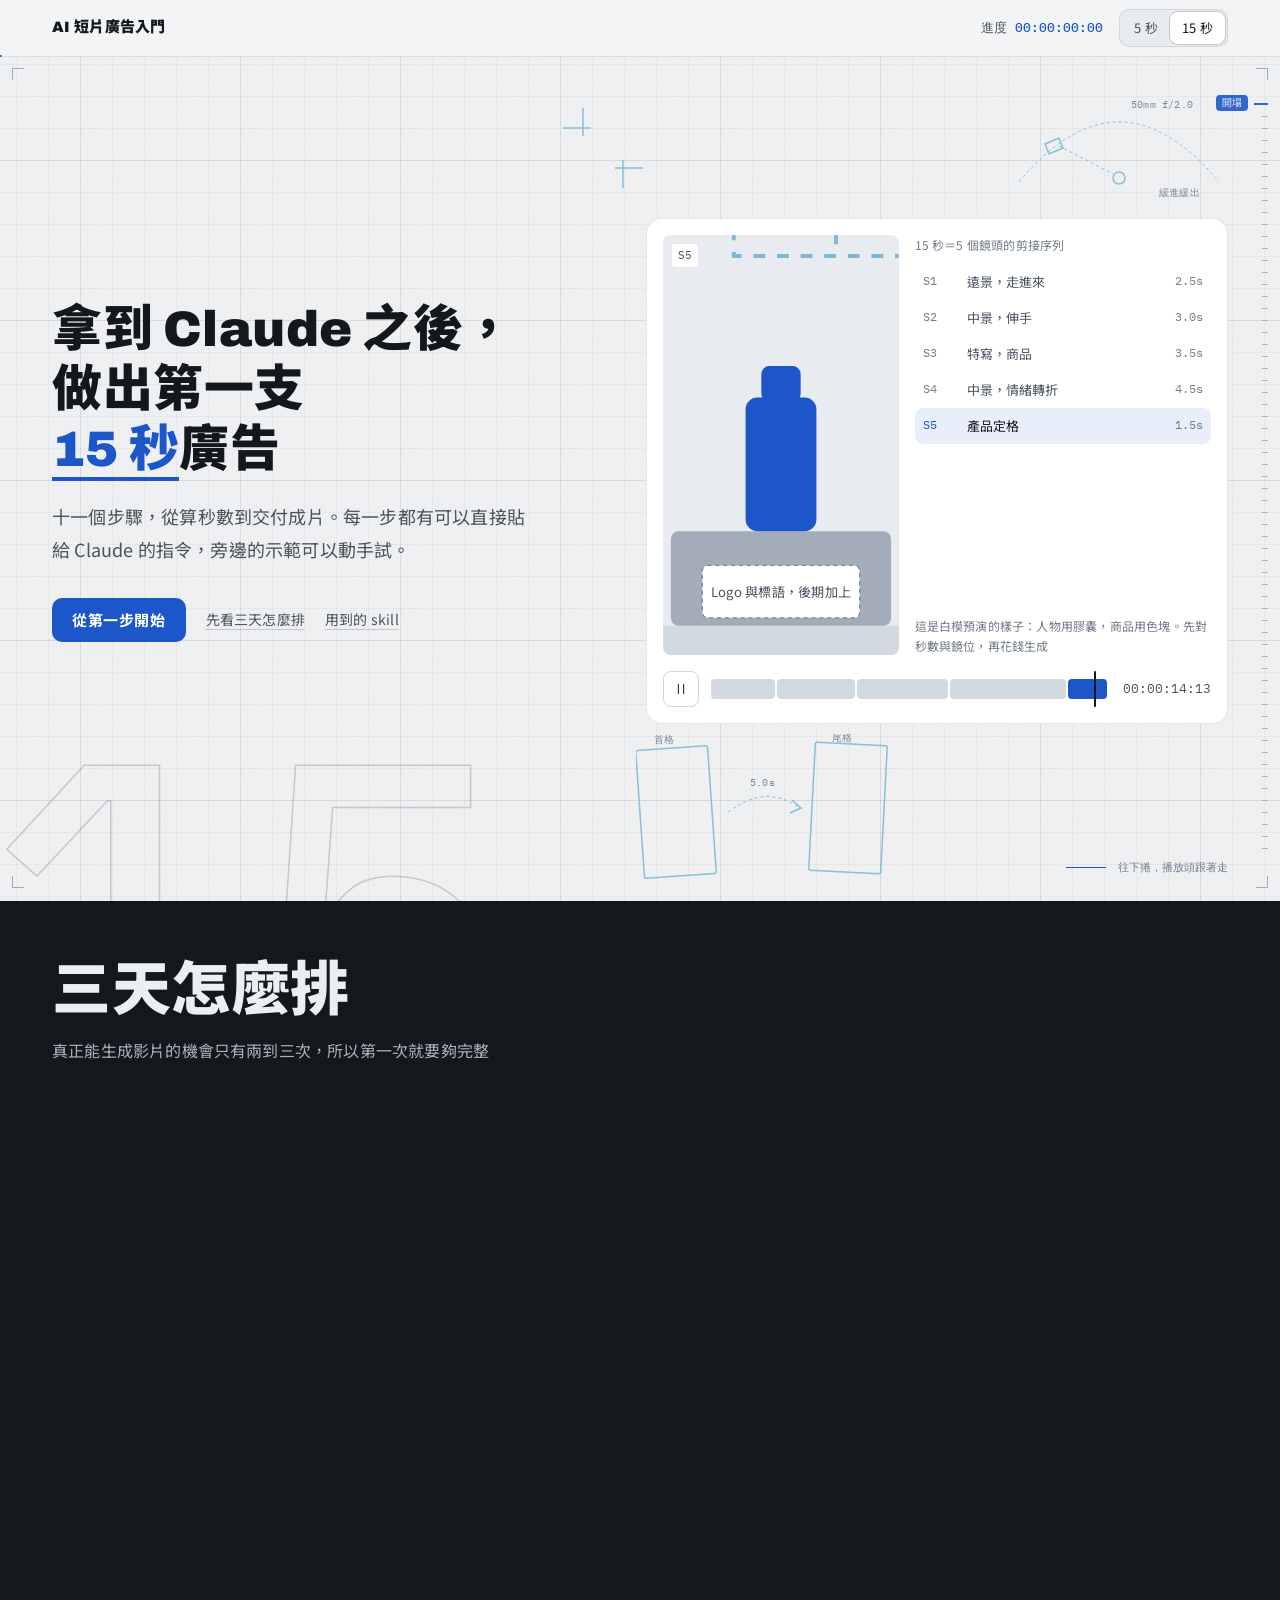
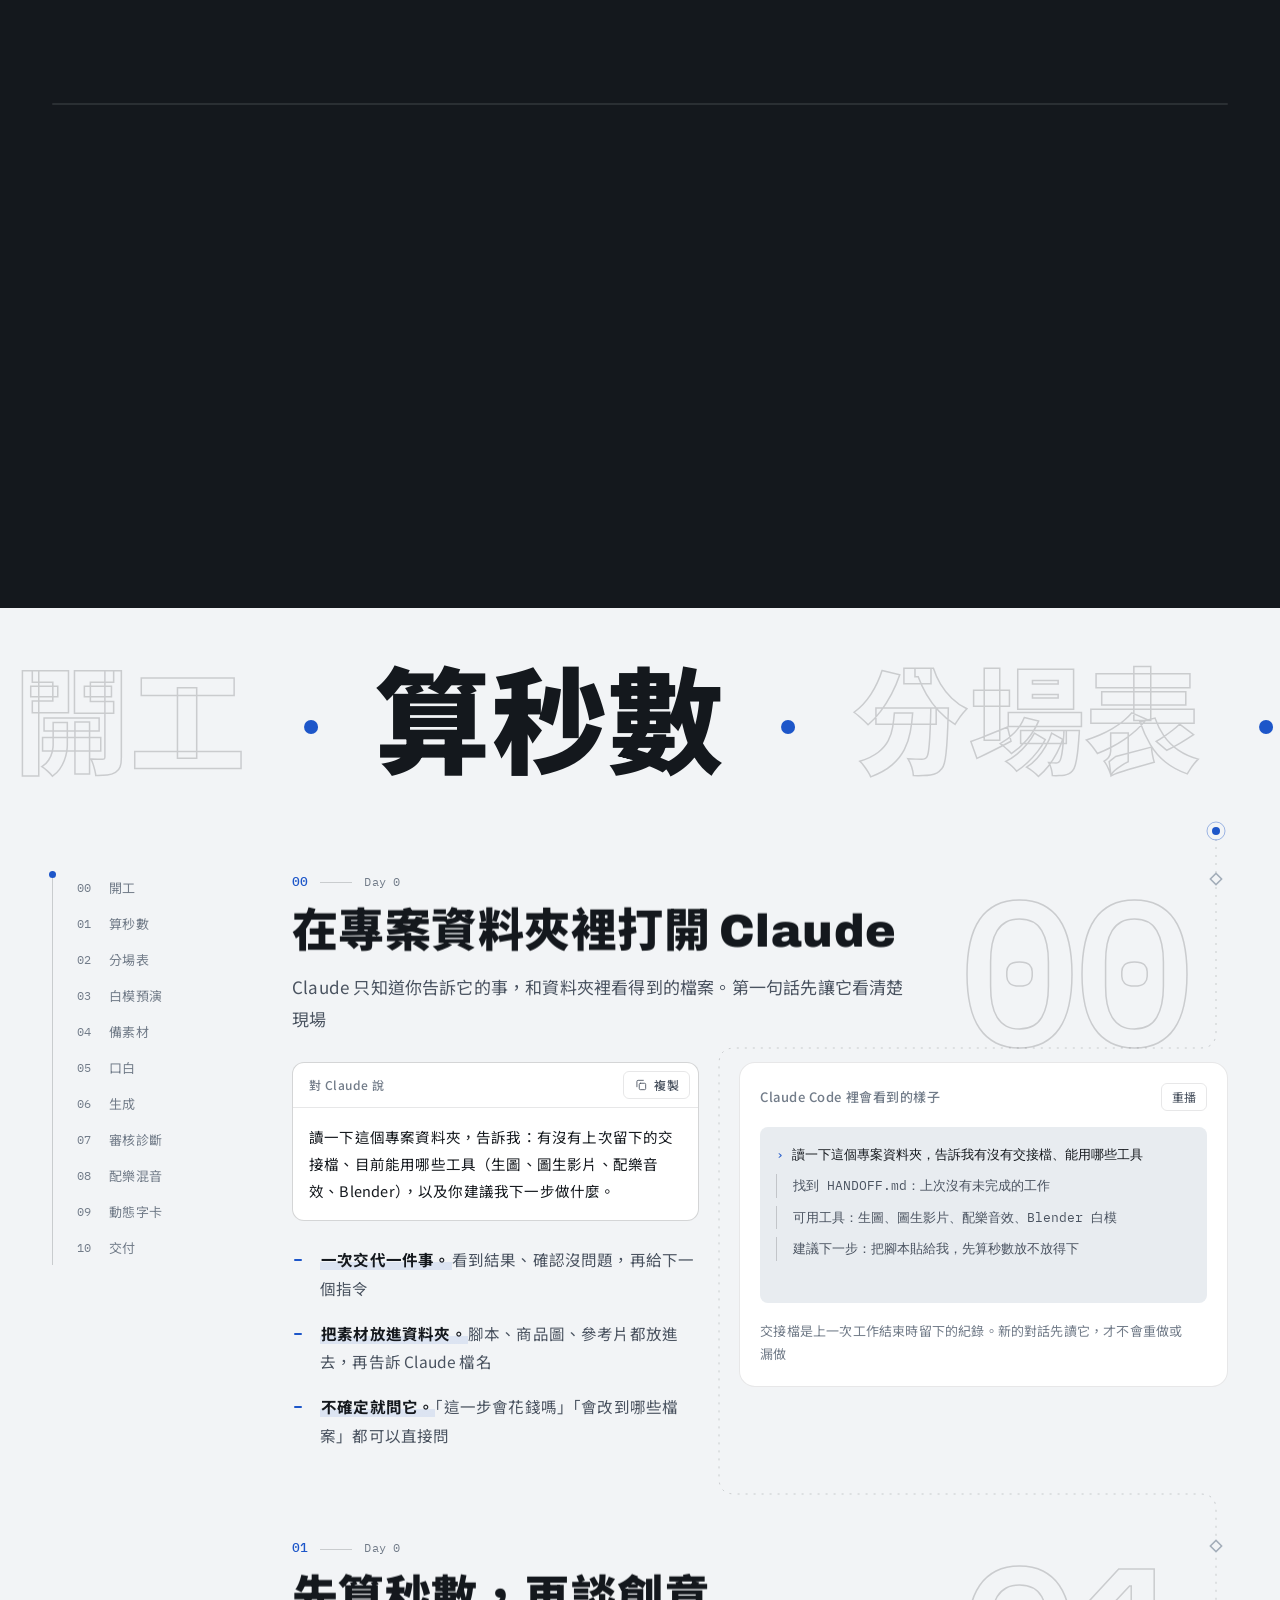
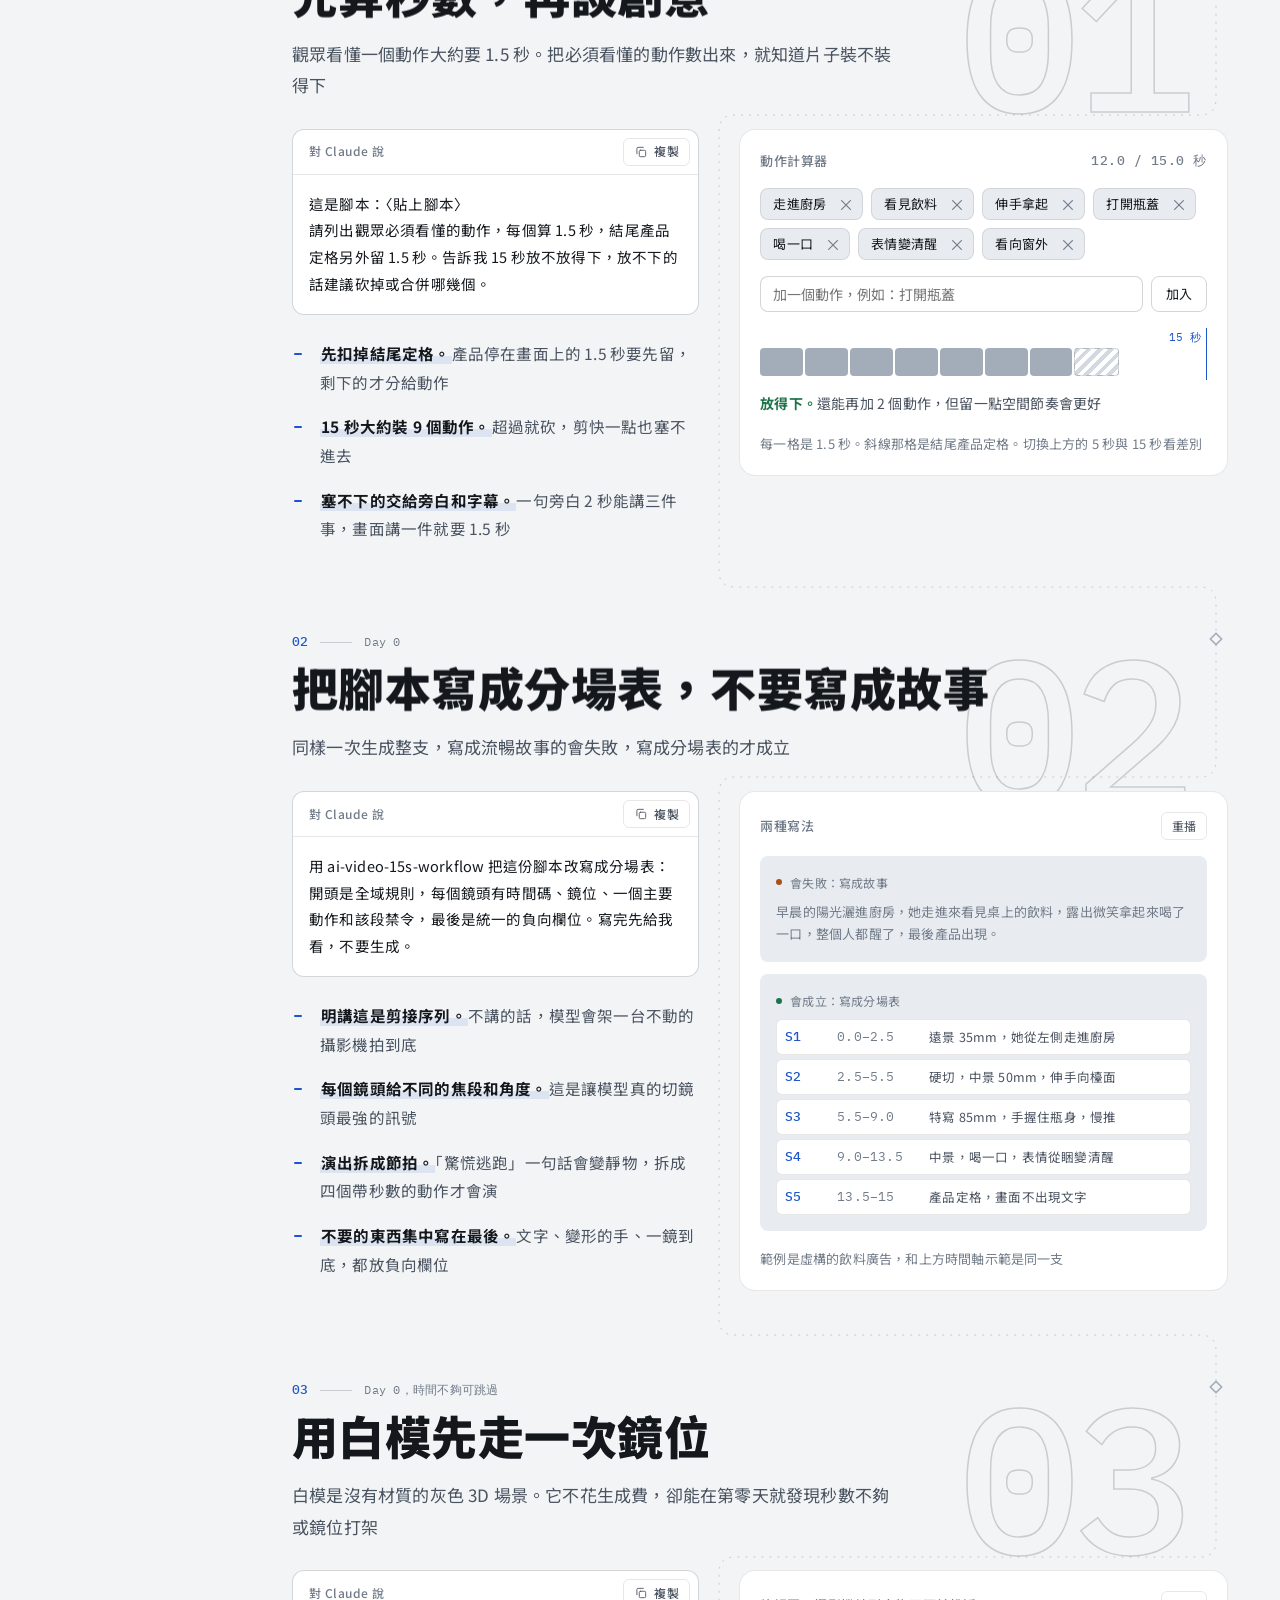
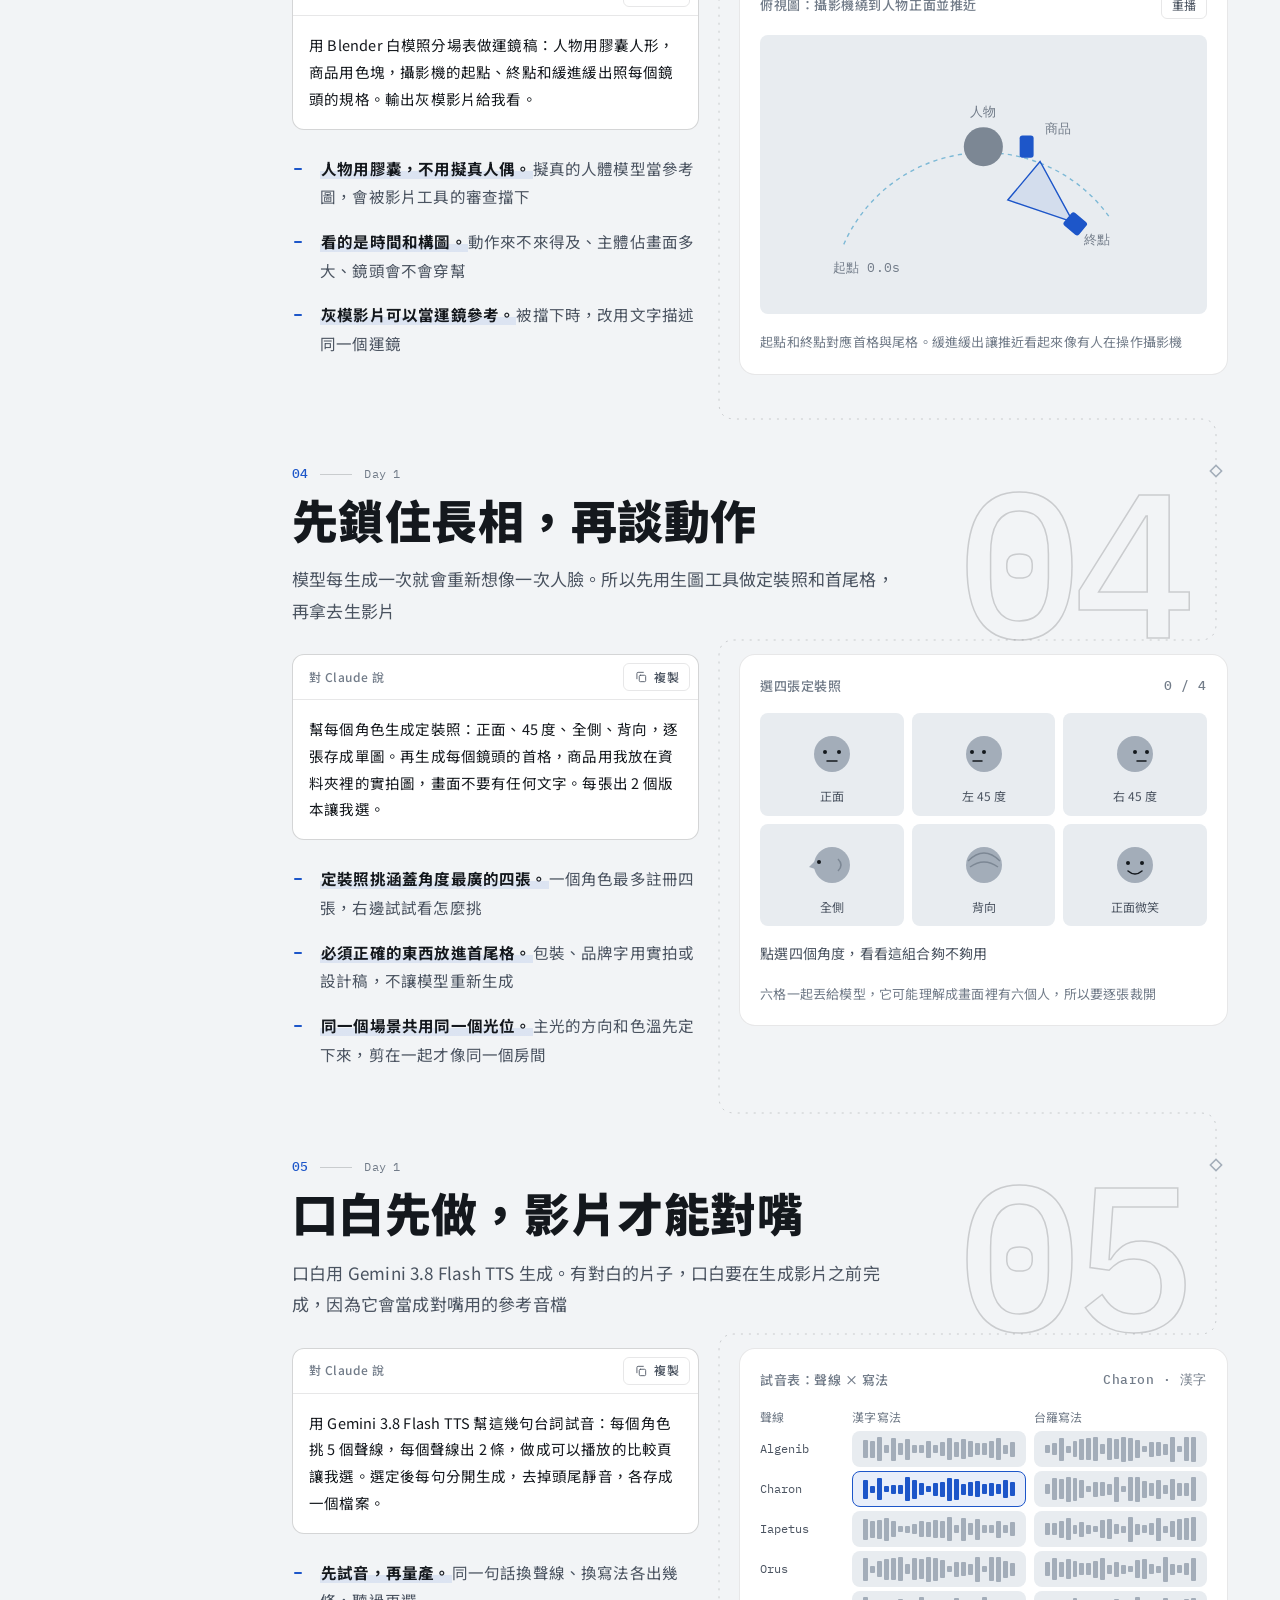
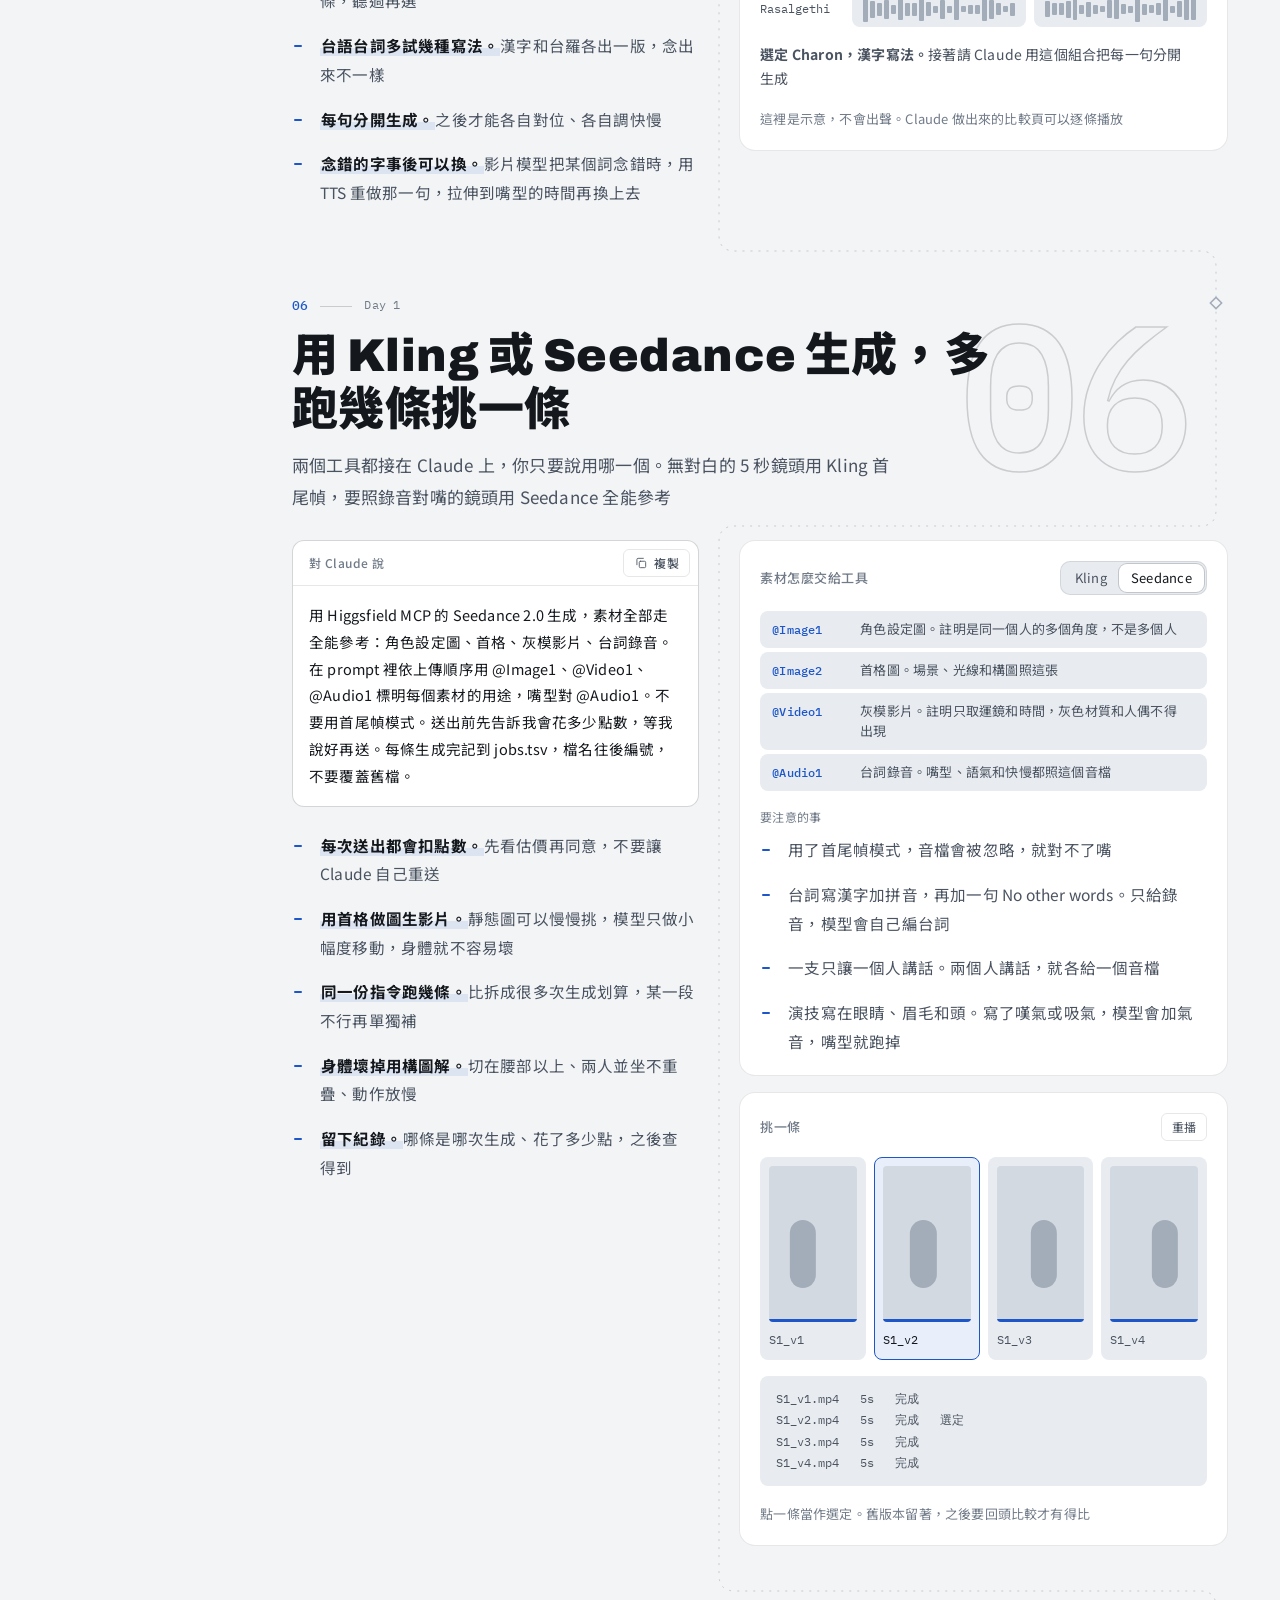
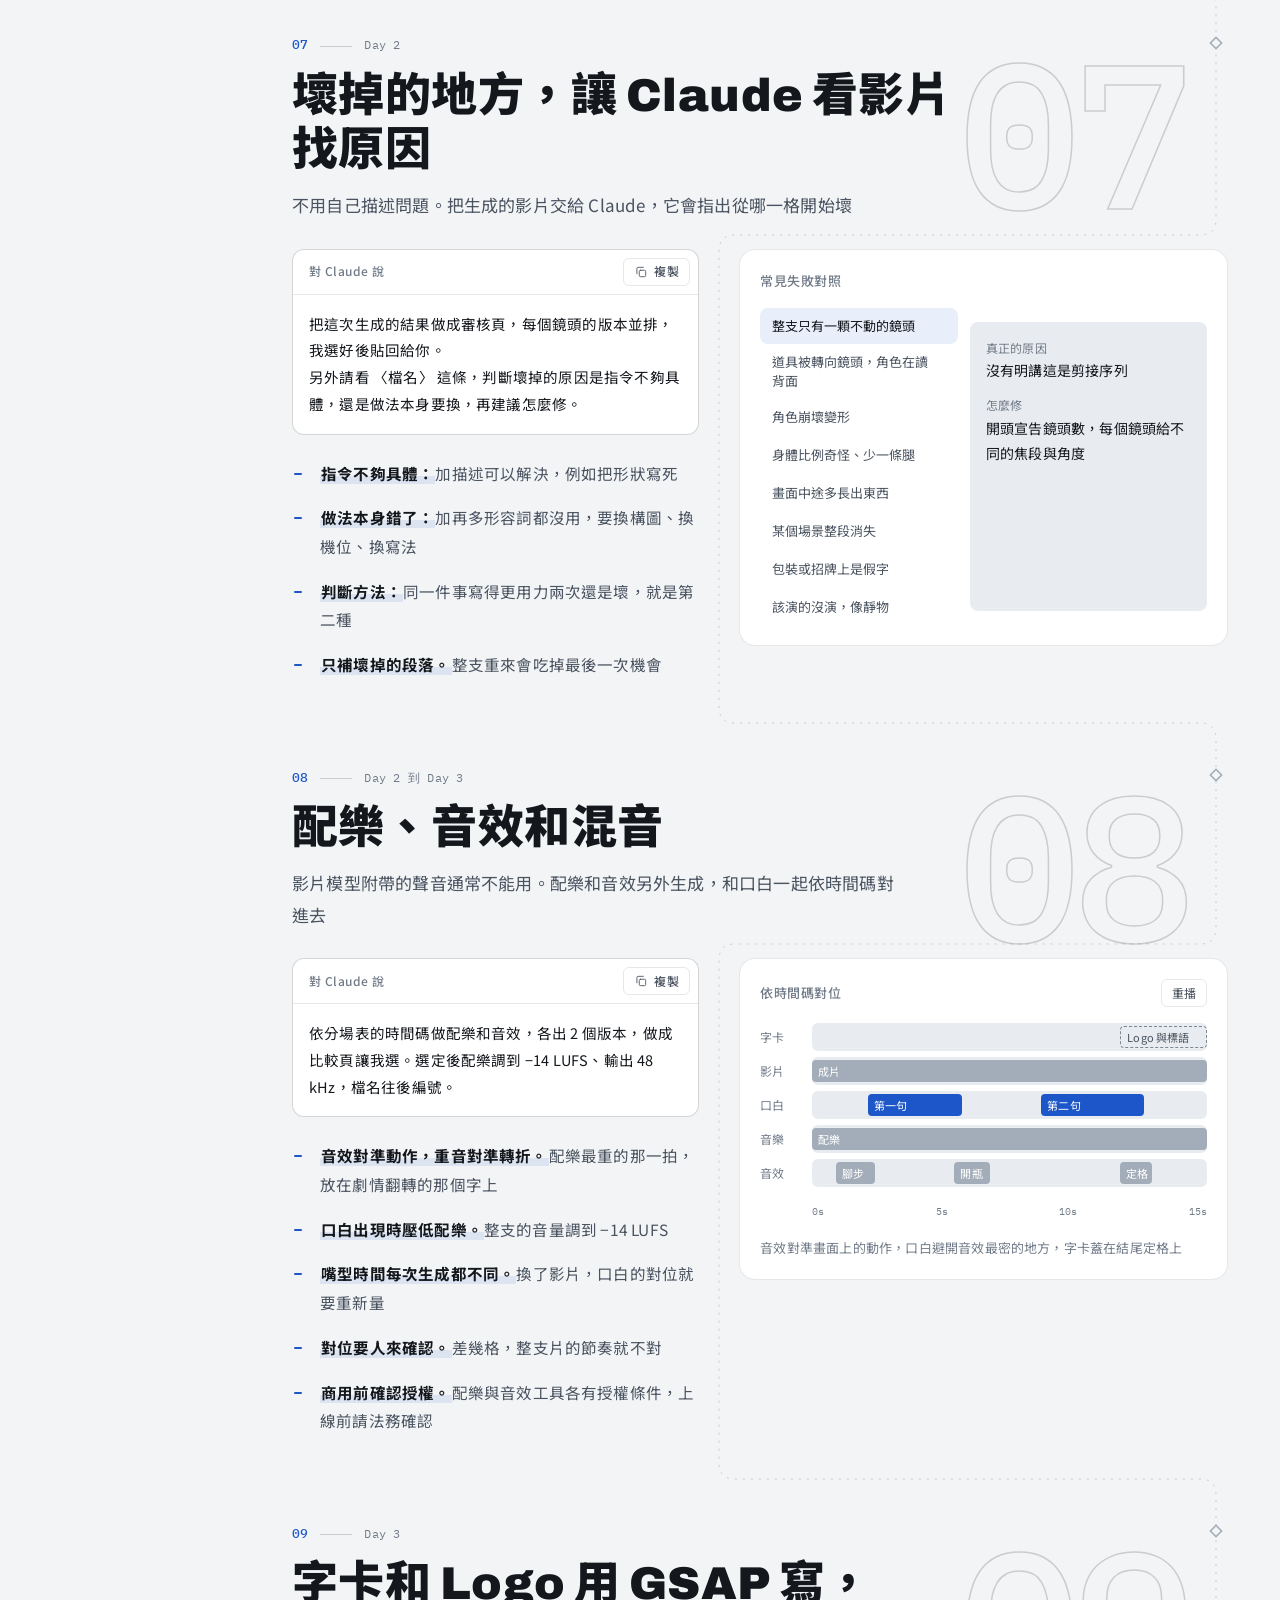
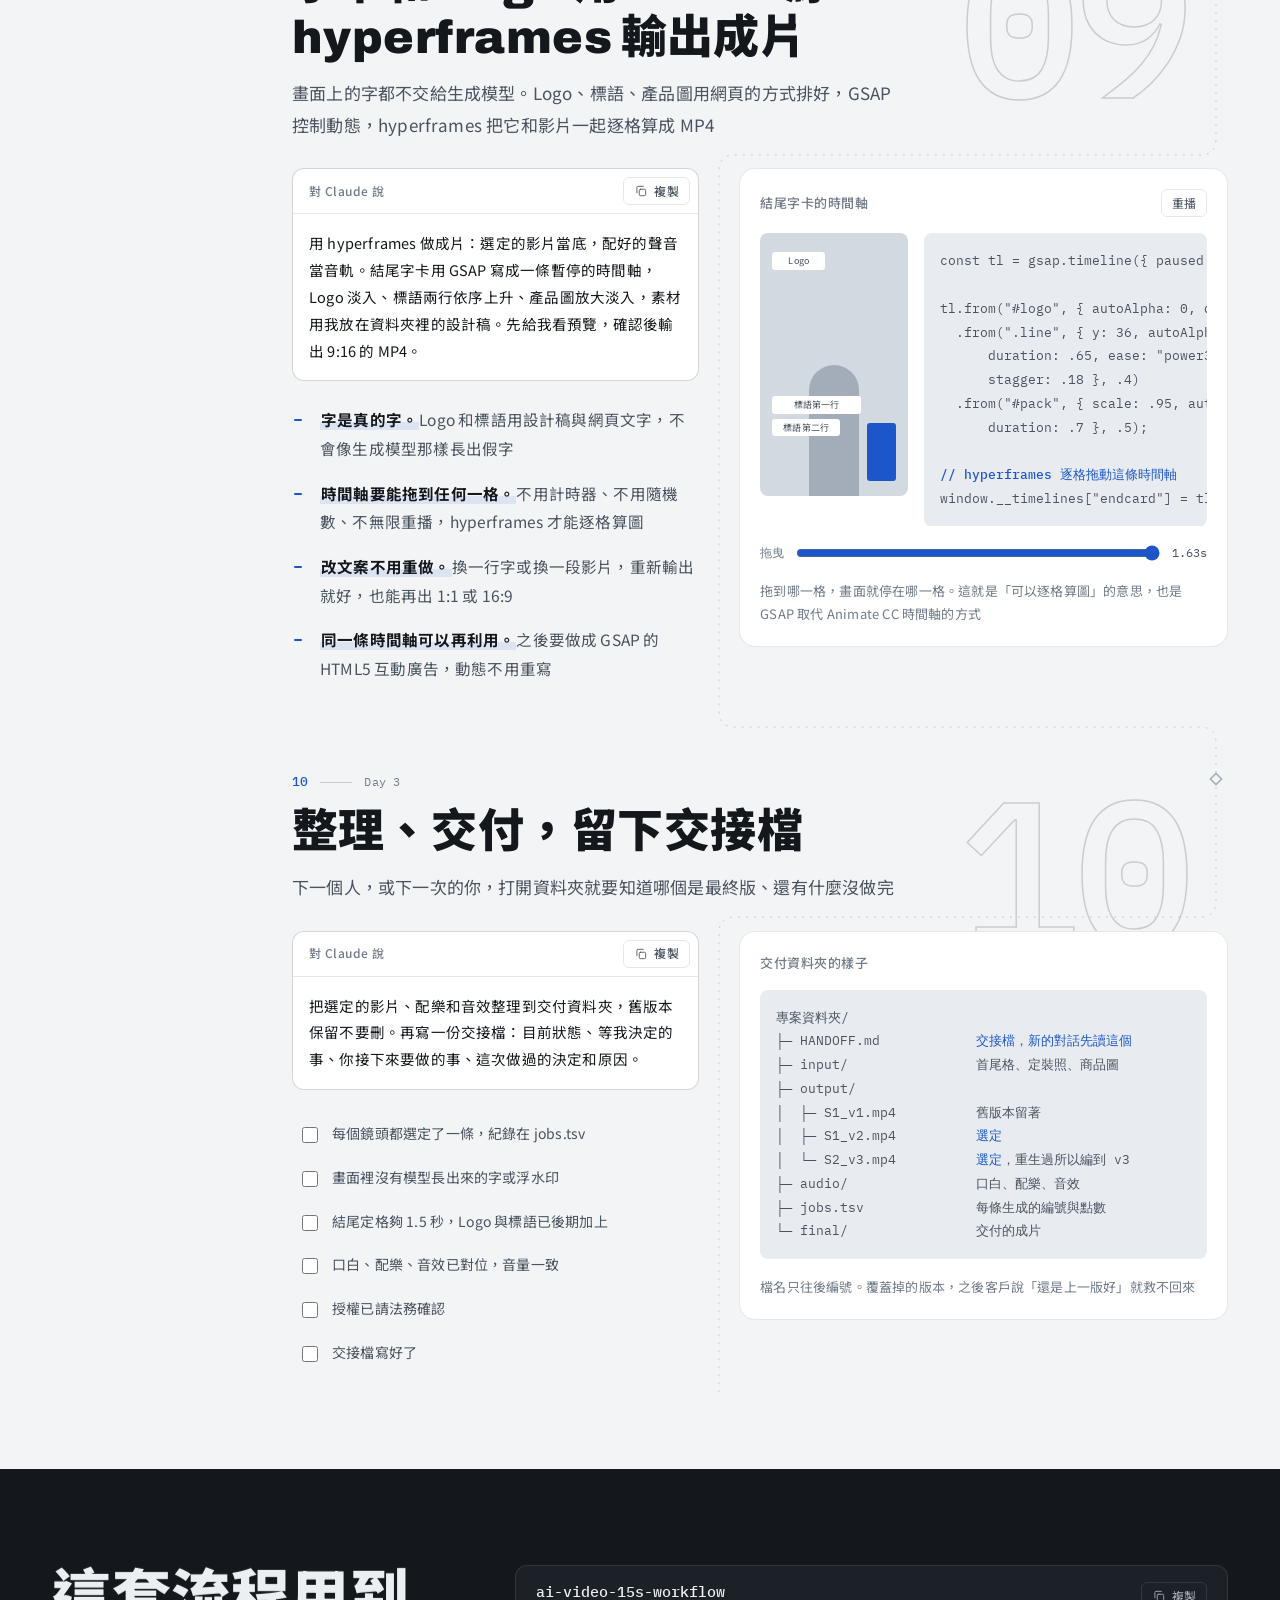
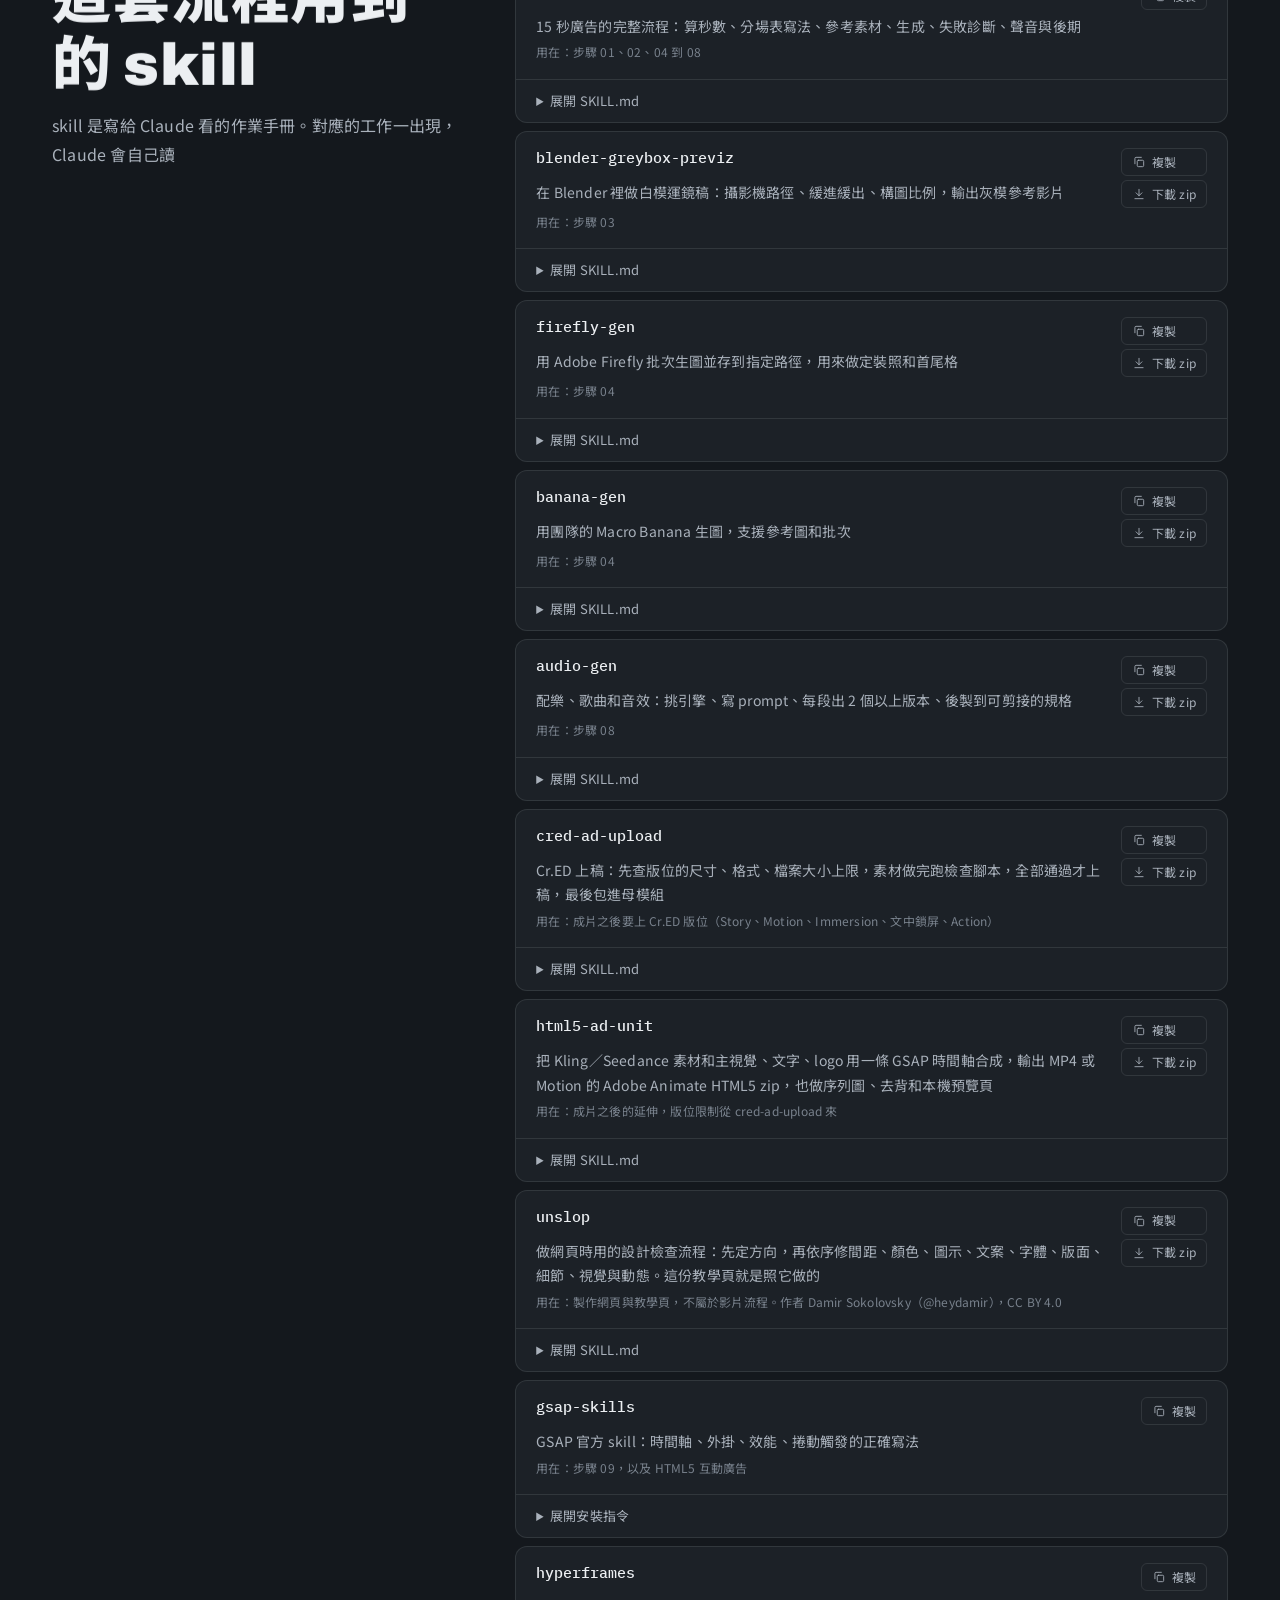
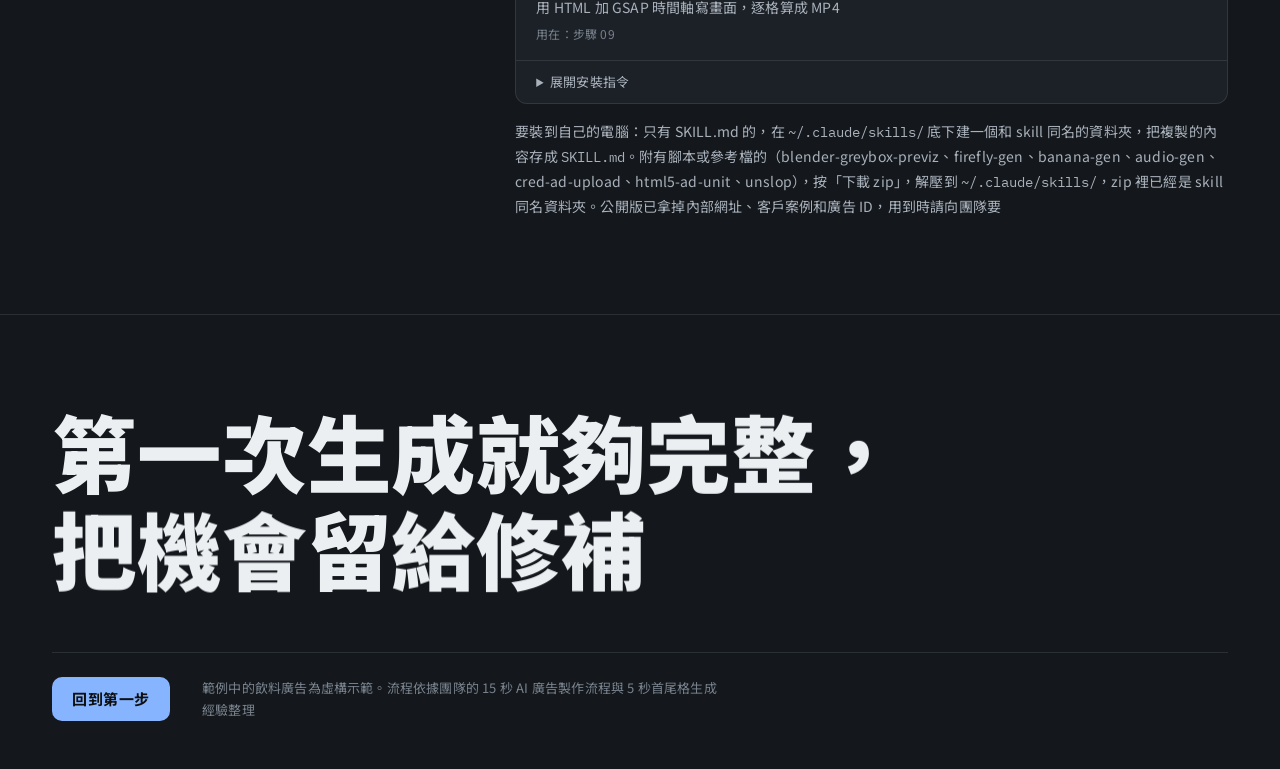
<file: claude-ad-guide/index.html>
<!doctype html>
<html lang="zh-Hant">
<head>
<meta charset="utf-8">
<meta name="viewport" content="width=device-width,initial-scale=1,viewport-fit=cover">
<meta name="color-scheme" content="light dark">
<title>AI 短片廣告入門</title>
<link rel="icon" href="data:image/svg+xml,%3Csvg xmlns='http://www.w3.org/2000/svg' viewBox='0 0 16 16'%3E%3Crect width='16' height='16' rx='3' fill='%231D56C9'/%3E%3Cpath d='M6 4.5l5.5 3.5L6 11.5z' fill='%23fff'/%3E%3C/svg%3E">
<link rel="preconnect" href="https://fonts.googleapis.com">
<link rel="preconnect" href="https://fonts.gstatic.com" crossorigin>
<link rel="stylesheet" href="https://fonts.googleapis.com/css2?family=Archivo:wght@800&family=IBM+Plex+Mono:wght@400;500&family=Noto+Sans+TC:wght@400;500;700;900&display=swap">
<link rel="stylesheet" href="css/guide.css">
<link rel="stylesheet" href="css/motion.css">
<script>document.documentElement.className+=" js"</script>
</head>
<body>
<div class="paper" aria-hidden="true"></div>
<header class="bar"><i class="bar-prog" id="barProg" aria-hidden="true"></i>
  <div class="wrap">
    <span class="brand">AI 短片廣告入門</span>
    <span class="tc mono" aria-label="閱讀進度，以片長時間碼表示">進度 <b id="pageTc">00:00:00:00</b></span>
    <div class="seg" role="group" aria-label="選擇片長">
      <button type="button" id="mode5" data-mode="5" aria-pressed="false">5 秒</button>
      <button type="button" id="mode15" data-mode="15" aria-pressed="true">15 秒</button>
    </div>
  </div>
</header>

<main>
<div class="hero-sec">
  <div class="hero-bg" aria-hidden="true">
    <span class="hero-num mono"><span data-only="15">15</span><span data-only="5">05</span></span>
    <svg class="sk-el a" viewBox="0 0 260 150" width="260" height="150"><rect class="sk" x="4" y="14" width="72" height="128" rx="2" transform="rotate(-4 40 78)"/><rect class="sk" x="176" y="10" width="72" height="128" rx="2" transform="rotate(3 212 74)"/><path class="skd" d="M92 78C120 58 140 58 164 74"/><path class="sk" d="M156 66l9 8-11 5"/><text class="lbl" x="18" y="9">首格</text><text class="lbl" x="196" y="7">尾格</text><text class="lbl" x="114" y="52">5.0s</text></svg>
    <svg class="sk-el b" viewBox="0 0 220 120" width="220" height="120"><path class="skd" d="M10 100Q110 -20 210 100"/><circle class="sk" cx="110" cy="96" r="6"/><path class="sk" d="M36 62l14-6 4 10-14 6z"/><path class="skd" d="M50 64L104 92"/><text class="lbl" x="122" y="26">50mm f/2.0</text><text class="lbl" x="150" y="114">緩進緩出</text></svg>
    <svg class="sk-el c" viewBox="0 0 80 80" width="80" height="80"><path class="sk" d="M0 20h28M20 0v28M52 60h28M60 52v28"/></svg>
  </div>
<div class="wrap">
  <section class="hero">
    <div>
      <h1><span class="ln">拿到 Claude 之後，</span><span class="ln">做出第一支</span> <span class="ln"><em><span data-only="15">15 秒</span><span data-only="5">5 秒</span></em>廣告</span></h1>
      <p>十一個步驟，從算秒數到交付成片。每一步都有可以直接貼給 Claude 的指令，旁邊的示範可以動手試。</p>
      <div class="cta">
        <a class="btn" href="#step-0">從第一步開始</a>
        <a class="link" href="#days">先看三天怎麼排</a>
        <a class="link" href="#skills-used">用到的 skill</a>
      </div>
    </div>

    <div class="deck" aria-label="片長時間軸示範">
      <div class="deck-top">
        <div class="screen">
          <svg viewBox="0 0 180 320" role="img" aria-label="白模預演畫面：人物與商品">
            <rect width="180" height="320" fill="var(--sunk)"/>
            <g id="cam">
              <rect class="gA" x="-300" y="230" width="800" height="300"/>
              <rect class="skd" x="108" y="52" width="52" height="84"/>
              <line class="skd" x1="134" y1="52" x2="134" y2="136"/>
              <rect class="gB" x="92" y="206" width="56" height="24" rx="2"/>
              <g transform="translate(60 0)"><g id="fig">
                <rect class="gC" x="-12" y="150" width="24" height="80" rx="12"/>
                <circle class="gC" cx="0" cy="134" r="13"/>
                <rect id="arm" class="gB" x="4" y="172" width="30" height="8" rx="4"/>
              </g></g>
              <g transform="translate(120 0)"><g id="prod">
                <rect class="acc" x="-9" y="172" width="18" height="34" rx="3"/>
                <rect class="acc" x="-5" y="164" width="10" height="9" rx="2"/>
              </g></g>
            </g>
            <g id="endc" opacity="0">
              <rect x="30" y="252" width="120" height="40" rx="4" fill="var(--surface)" stroke="var(--grey-c)" stroke-dasharray="3 3"/>
              <text x="90" y="276" text-anchor="middle" style="font:400 10px var(--sans);fill:var(--ink2)">Logo 與標語，後期加上</text>
            </g>
          </svg>
          <span class="tag mono" id="shotTag">S1</span>
        </div>
        <div class="shots">
          <span class="cap" data-only="15">15 秒＝5 個鏡頭的剪接序列</span>
          <span class="cap" data-only="5">5 秒＝一顆鏡頭，首格到尾格</span>
          <div id="shotList"></div>
          <p class="note">這是白模預演的樣子：人物用膠囊，商品用色塊。先對秒數與鏡位，再花錢生成</p>
        </div>
      </div>
      <div class="transport">
        <button type="button" class="ico" id="playBtn" aria-label="播放或暫停">
          <svg viewBox="0 0 24 24" id="playIco"><path d="M7 5l12 7-12 7z"/></svg>
        </button>
        <div class="strip">
          <div class="blocks" id="blocks"></div>
          <div class="ph" id="ph"></div>
          <input type="range" id="scrub" min="0" max="15" step="0.01" value="0" aria-label="拖曳時間軸">
        </div>
        <span class="readout mono" id="readout">00:00:00:00</span>
      </div>
    </div>
  </section>
</div>
  <div class="scroll-hint mono" aria-hidden="true"><i></i><span>往下捲，播放頭跟著走</span></div>
</div>

<section id="days" class="band days-band">
  <div class="days-pin">
    <div class="wrap"><div class="sect-h"><h2 data-split>三天怎麼排</h2><p>真正能生成影片的機會只有兩到三次，所以第一次就要夠完整</p></div></div>
    <div class="days-view">
      <ol class="days-track" id="daysTrack">
        <li class="day"><span class="day-n mono" aria-hidden="true">0</span><span class="k mono">Day 0</span><h3>腳本與預演</h3><p>算秒數、寫分場表、白模對一次鏡位。這天不花生成費</p><div class="day-steps" data-steps="step-0,step-1,step-2,step-3"></div></li>
        <li class="day"><span class="day-n mono" aria-hidden="true">1</span><span class="k mono">Day 1</span><h3>素材與第一次生成</h3><p>定裝照、商品圖、首尾格一次備齊，口白先錄好，當天送出第一次生成</p><div class="day-steps" data-steps="step-4,step-voice,step-5"></div></li>
        <li class="day"><span class="day-n mono" aria-hidden="true">2</span><span class="k mono">Day 2</span><h3>修補，不重來</h3><p>只補壞掉的段落，同時做配樂與音效。這天決定成敗</p><div class="day-steps" data-steps="step-6,step-7"></div></li>
        <li class="day"><span class="day-n mono" aria-hidden="true">3</span><span class="k mono">Day 3</span><h3>合成與交付</h3><p>接片、上字卡與 Logo、內部審看、交件</p><div class="day-steps" data-steps="step-comp,step-8"></div></li>
      </ol>
    </div>
    <div class="wrap"><div class="days-bar"><i id="daysFill"></i></div></div>
  </div>
</section>

<div class="mq" aria-hidden="true"><div class="mq-t" id="mqT"></div></div>

<div class="wrap">

  <div class="flow" id="flow"><svg class="track" id="track" aria-hidden="true"></svg>
    <nav class="rail" aria-label="步驟">
      <ol id="rail"><span class="head" id="railHead" aria-hidden="true"></span></ol>
    </nav>

    <div>
      <!-- 0 -->
      <section class="step" id="step-0" data-name="開工">
        <header class="step-h">
          <div class="meta"><b>00</b><span>Day 0</span></div>
          <h2>在專案資料夾裡打開 Claude</h2>
          <p>Claude 只知道你告訴它的事，和資料夾裡看得到的檔案。第一句話先讓它看清楚現場</p>
        </header>
        <div class="step-b">
          <div class="txt">
            <div class="say"><div class="say-h"><span>對 Claude 說</span><button type="button" class="copy" data-copy="p0"><svg viewBox="0 0 24 24"><rect x="9" y="9" width="11" height="11" rx="2"/><path d="M5 15V6a2 2 0 0 1 2-2h9"/></svg><span>複製</span></button></div>
              <pre id="p0">讀一下這個專案資料夾，告訴我：有沒有上次留下的交接檔、目前能用哪些工具（生圖、圖生影片、配樂音效、Blender），以及你建議我下一步做什麼。</pre></div>
            <ul class="pts">
              <li><span><b>一次交代一件事。</b>看到結果、確認沒問題，再給下一個指令</span></li>
              <li><span><b>把素材放進資料夾。</b>腳本、商品圖、參考片都放進去，再告訴 Claude 檔名</span></li>
              <li><span><b>不確定就問它。</b>「這一步會花錢嗎」「會改到哪些檔案」都可以直接問</span></li>
            </ul>
          </div>
          <figure class="demo" data-demo="term">
            <div class="demo-h"><span>Claude Code 裡會看到的樣子</span><button type="button" class="replay">重播</button></div>
            <div class="term mono">
              <div class="you" id="termYou">讀一下這個專案資料夾，告訴我有沒有交接檔、能用哪些工具</div>
              <div class="re">找到 HANDOFF.md：上次沒有未完成的工作</div>
              <div class="re">可用工具：生圖、圖生影片、配樂音效、Blender 白模</div>
              <div class="re">建議下一步：把腳本貼給我，先算秒數放不放得下</div>
            </div>
            <figcaption>交接檔是上一次工作結束時留下的紀錄。新的對話先讀它，才不會重做或漏做</figcaption>
          </figure>
        </div>
      </section>

      <!-- 1 -->
      <section class="step" id="step-1" data-name="算秒數">
        <header class="step-h">
          <div class="meta"><b>01</b><span>Day 0</span></div>
          <h2>先算秒數，再談創意</h2>
          <p>觀眾看懂一個動作大約要 1.5 秒。把必須看懂的動作數出來，就知道片子裝不裝得下</p>
        </header>
        <div class="step-b">
          <div class="txt">
            <div class="say"><div class="say-h"><span>對 Claude 說</span><button type="button" class="copy" data-copy="p1"><svg viewBox="0 0 24 24"><rect x="9" y="9" width="11" height="11" rx="2"/><path d="M5 15V6a2 2 0 0 1 2-2h9"/></svg><span>複製</span></button></div>
              <pre id="p1">這是腳本：〈貼上腳本〉
請列出觀眾必須看懂的動作，每個算 1.5 秒，結尾產品定格另外留 1.5 秒。告訴我 <span data-only="15">15</span><span data-only="5">5</span> 秒放不放得下，放不下的話建議砍掉或合併哪幾個。</pre></div>
            <ul class="pts">
              <li><span><b>先扣掉結尾定格。</b>產品停在畫面上的 1.5 秒要先留，剩下的才分給動作</span></li>
              <li data-only="15"><span><b>15 秒大約裝 9 個動作。</b>超過就砍，剪快一點也塞不進去</span></li>
              <li data-only="5"><span><b>5 秒只裝得下 2 個動作。</b>一個主要動作加一個收尾，例如推近、看鏡頭</span></li>
              <li><span><b>塞不下的交給旁白和字幕。</b>一句旁白 2 秒能講三件事，畫面講一件就要 1.5 秒</span></li>
            </ul>
          </div>
          <figure class="demo">
            <div class="demo-h"><span>動作計算器</span><span class="mono" id="budgetSum"></span></div>
            <div class="chips" id="chips"></div>
            <form class="add" id="addForm"><input id="addInput" type="text" maxlength="14" placeholder="加一個動作，例如：打開瓶蓋" aria-label="新增動作"><button type="submit">加入</button></form>
            <div class="meter"><div class="lim" id="lim"><span class="mono" id="limLab"></span></div><div class="bar2" id="bar2"></div></div>
            <p class="verdict" id="verdict"></p>
            <figcaption>每一格是 1.5 秒。斜線那格是結尾產品定格。切換上方的 5 秒與 15 秒看差別</figcaption>
          </figure>
        </div>
      </section>

      <!-- 2 -->
      <section class="step" id="step-2" data-name="分場表">
        <header class="step-h">
          <div class="meta"><b>02</b><span>Day 0</span></div>
          <h2 data-only="15">把腳本寫成分場表，不要寫成故事</h2>
          <h2 data-only="5">寫成一顆鏡頭：首格、尾格、一段動作</h2>
          <p data-only="15">同樣一次生成整支，寫成流暢故事的會失敗，寫成分場表的才成立</p>
          <p data-only="5">5 秒不剪接。你給模型第一格和最後一格，它只負責補中間</p>
        </header>
        <div class="step-b">
          <div class="txt">
            <div class="say"><div class="say-h"><span>對 Claude 說</span><button type="button" class="copy" data-copy="p2"><svg viewBox="0 0 24 24"><rect x="9" y="9" width="11" height="11" rx="2"/><path d="M5 15V6a2 2 0 0 1 2-2h9"/></svg><span>複製</span></button></div>
              <pre id="p2"><span data-only="15">用 ai-video-15s-workflow 把這份腳本改寫成分場表：開頭是全域規則，每個鏡頭有時間碼、鏡位、一個主要動作和該段禁令，最後是統一的負向欄位。寫完先給我看，不要生成。</span><span data-only="5">把這個點子寫成一顆一鏡到底的 5 秒直式鏡頭：描述首格與尾格兩張圖，再寫一段動作 prompt。首尾格的人物位置關係要一致。寫完先給我看，不要生成。</span></pre></div>
            <ul class="pts" data-only="15">
              <li><span><b>明講這是剪接序列。</b>不講的話，模型會架一台不動的攝影機拍到底</span></li>
              <li><span><b>每個鏡頭給不同的焦段和角度。</b>這是讓模型真的切鏡頭最強的訊號</span></li>
              <li><span><b>演出拆成節拍。</b>「驚慌逃跑」一句話會變靜物，拆成四個帶秒數的動作才會演</span></li>
              <li><span><b>不要的東西集中寫在最後。</b>文字、變形的手、一鏡到底，都放負向欄位</span></li>
            </ul>
            <ul class="pts" data-only="5">
              <li><span><b>首尾格的空間關係要一樣。</b>誰在前、誰在後不能換。差太多，模型會憑空多長出東西</span></li>
              <li><span><b>距離要走得到。</b>人物 5 秒內走不完的距離，影片中途會跳</span></li>
              <li><span><b>只移動攝影機和一個主體。</b>推近、繞到正面、轉頭看鏡頭，這樣就夠</span></li>
              <li><span><b>畫面不放任何字。</b>Logo、標題、產品圖卡都留給後期</span></li>
            </ul>
          </div>
          <figure class="demo" data-demo="cmp">
            <div class="demo-h"><span>兩種寫法</span><button type="button" class="replay">重播</button></div>
            <div class="cmp" data-only="15">
              <div class="no"><div class="lab"><i></i>會失敗：寫成故事</div><p>早晨的陽光灑進廚房，她走進來看見桌上的飲料，露出微笑拿起來喝了一口，整個人都醒了，最後產品出現。</p></div>
              <div class="yes"><div class="lab"><i></i>會成立：寫成分場表</div>
                <ol class="rows">
                  <li><b>S1</b><span>0.0–2.5</span><span>遠景 35mm，她從左側走進廚房</span></li>
                  <li><b>S2</b><span>2.5–5.5</span><span>硬切，中景 50mm，伸手向檯面</span></li>
                  <li><b>S3</b><span>5.5–9.0</span><span>特寫 85mm，手握住瓶身，慢推</span></li>
                  <li><b>S4</b><span>9.0–13.5</span><span>中景，喝一口，表情從睏變清醒</span></li>
                  <li><b>S5</b><span>13.5–15</span><span>產品定格，畫面不出現文字</span></li>
                </ol></div>
            </div>
            <div class="cmp" data-only="5">
              <div class="no"><div class="lab"><i></i>會失敗：尾格換了站位</div><p>首格她站在檯面後方，尾格變成站在檯面前方拿著飲料。模型要把人搬過去，中途就會多出一隻手或一張桌子。</p></div>
              <div class="yes"><div class="lab"><i></i>會成立：站位不變，只推近</div>
                <ol class="rows">
                  <li><b>首格</b><span>0.0</span><span>中景，她站在檯面旁，手握飲料</span></li>
                  <li><b>動作</b><span>0.0–3.5</span><span>鏡頭慢慢推近，她把飲料舉到胸前</span></li>
                  <li><b>收尾</b><span>3.5–5.0</span><span>她看向鏡頭微笑，停住</span></li>
                  <li><b>尾格</b><span>5.0</span><span>胸上近景，同一個站位、同一套服裝</span></li>
                </ol></div>
            </div>
            <figcaption>範例是虛構的飲料廣告，和上方時間軸示範是同一支</figcaption>
          </figure>
        </div>
      </section>

      <!-- 3 -->
      <section class="step" id="step-3" data-name="白模預演">
        <header class="step-h">
          <div class="meta"><b>03</b><span>Day 0，時間不夠可跳過</span></div>
          <h2>用白模先走一次鏡位</h2>
          <p>白模是沒有材質的灰色 3D 場景。它不花生成費，卻能在第零天就發現秒數不夠或鏡位打架</p>
        </header>
        <div class="step-b">
          <div class="txt">
            <div class="say"><div class="say-h"><span>對 Claude 說</span><button type="button" class="copy" data-copy="p3"><svg viewBox="0 0 24 24"><rect x="9" y="9" width="11" height="11" rx="2"/><path d="M5 15V6a2 2 0 0 1 2-2h9"/></svg><span>複製</span></button></div>
              <pre id="p3">用 Blender 白模照分場表做運鏡稿：人物用膠囊人形，商品用色塊，攝影機的起點、終點和緩進緩出照每個鏡頭的規格。輸出灰模影片給我看。</pre></div>
            <ul class="pts">
              <li><span><b>人物用膠囊，不用擬真人偶。</b>擬真的人體模型當參考圖，會被影片工具的審查擋下</span></li>
              <li><span><b>看的是時間和構圖。</b>動作來不來得及、主體佔畫面多大、鏡頭會不會穿幫</span></li>
              <li><span><b>灰模影片可以當運鏡參考。</b>被擋下時，改用文字描述同一個運鏡</span></li>
            </ul>
          </div>
          <figure class="demo" data-demo="orbit">
            <div class="demo-h"><span>俯視圖：攝影機繞到人物正面並推近</span><button type="button" class="replay">重播</button></div>
            <div class="stage">
              <svg viewBox="0 0 320 200" role="img" aria-label="攝影機沿弧線移動的俯視圖">
                <path class="skd" d="M60 150 A110 110 0 0 1 250 130"/>
                <circle class="gC" cx="160" cy="80" r="14"/>
                <rect class="acc" x="186" y="72" width="10" height="16" rx="2"/>
                <text class="lbl" x="160" y="58" text-anchor="middle">人物</text>
                <text class="lbl" x="204" y="70">商品</text>
                <g id="orbCam">
                  <path id="orbFov" d="M0 0 L46 -18 L46 18 Z" fill="var(--accent-soft)" stroke="var(--accent)" stroke-width="1"/>
                  <rect class="acc" x="-9" y="-6" width="14" height="12" rx="2"/>
                </g>
                <text class="lbl" x="52" y="170">起點 0.0s</text>
                <text class="lbl" x="232" y="150">終點</text>
              </svg>
            </div>
            <figcaption>起點和終點對應首格與尾格。緩進緩出讓推近看起來像有人在操作攝影機</figcaption>
          </figure>
        </div>
      </section>

      <!-- 4 -->
      <section class="step" id="step-4" data-name="備素材">
        <header class="step-h">
          <div class="meta"><b>04</b><span>Day 1</span></div>
          <h2>先鎖住長相，再談動作</h2>
          <p>模型每生成一次就會重新想像一次人臉。所以先用生圖工具做定裝照和首尾格，再拿去生影片</p>
        </header>
        <div class="step-b">
          <div class="txt">
            <div class="say"><div class="say-h"><span>對 Claude 說</span><button type="button" class="copy" data-copy="p4"><svg viewBox="0 0 24 24"><rect x="9" y="9" width="11" height="11" rx="2"/><path d="M5 15V6a2 2 0 0 1 2-2h9"/></svg><span>複製</span></button></div>
              <pre id="p4">幫每個角色生成定裝照：正面、45 度、全側、背向，逐張存成單圖。再生成每個鏡頭的首格<span data-only="5">和尾格</span>，商品用我放在資料夾裡的實拍圖，畫面不要有任何文字。每張出 2 個版本讓我選。</pre></div>
            <ul class="pts">
              <li><span><b>定裝照挑涵蓋角度最廣的四張。</b>一個角色最多註冊四張，右邊試試看怎麼挑</span></li>
              <li><span><b>必須正確的東西放進首尾格。</b>包裝、品牌字用實拍或設計稿，不讓模型重新生成</span></li>
              <li><span><b>同一個場景共用同一個光位。</b>主光的方向和色溫先定下來，剪在一起才像同一個房間</span></li>
            </ul>
          </div>
          <figure class="demo">
            <div class="demo-h"><span>選四張定裝照</span><span class="mono" id="angCount">0 / 4</span></div>
            <div class="angles" id="angles"></div>
            <p class="verdict" id="angVerdict">點選四個角度，看看這組合夠不夠用</p>
            <figcaption>六格一起丟給模型，它可能理解成畫面裡有六個人，所以要逐張裁開</figcaption>
          </figure>
        </div>
      </section>

      <!-- voice -->
      <section class="step" id="step-voice" data-name="口白">
        <header class="step-h">
          <div class="meta"><b></b><span>Day 1</span></div>
          <h2>口白先做，影片才能對嘴</h2>
          <p>口白用 Gemini 3.8 Flash TTS 生成。有對白的片子，口白要在生成影片之前完成，因為它會當成對嘴用的參考音檔</p>
        </header>
        <div class="step-b">
          <div class="txt">
            <div class="say"><div class="say-h"><span>對 Claude 說</span><button type="button" class="copy" data-copy="pv"><svg viewBox="0 0 24 24"><rect x="9" y="9" width="11" height="11" rx="2"/><path d="M5 15V6a2 2 0 0 1 2-2h9"/></svg><span>複製</span></button></div>
              <pre id="pv">用 Gemini 3.8 Flash TTS 幫這幾句台詞試音：每個角色挑 5 個聲線，每個聲線出 2 條，做成可以播放的比較頁讓我選。選定後每句分開生成，去掉頭尾靜音，各存成一個檔案。</pre></div>
            <ul class="pts">
              <li><span><b>先試音，再量產。</b>同一句話換聲線、換寫法各出幾條，聽過再選</span></li>
              <li><span><b>台語台詞多試幾種寫法。</b>漢字和台羅各出一版，念出來不一樣</span></li>
              <li><span><b>每句分開生成。</b>之後才能各自對位、各自調快慢</span></li>
              <li><span><b>念錯的字事後可以換。</b>影片模型把某個詞念錯時，用 TTS 重做那一句，拉伸到嘴型的時間再換上去</span></li>
              <li data-only="5"><span><b>5 秒無對白的片子可以晚點做。</b>旁白不用對嘴，放到配樂那一步一起處理也行</span></li>
            </ul>
          </div>
          <figure class="demo">
            <div class="demo-h"><span>試音表：聲線 × 寫法</span><span class="mono" id="audPick"></span></div>
            <div class="aud" id="aud"></div>
            <p class="verdict" id="audVerdict"></p>
            <figcaption>這裡是示意，不會出聲。Claude 做出來的比較頁可以逐條播放</figcaption>
          </figure>
        </div>
      </section>

      <!-- 5 -->
      <section class="step" id="step-5" data-name="生成">
        <header class="step-h">
          <div class="meta"><b></b><span>Day 1</span></div>
          <h2>用 Kling 或 Seedance 生成，多跑幾條挑一條</h2>
          <p>兩個工具都接在 Claude 上，你只要說用哪一個。無對白的 5 秒鏡頭用 Kling 首尾幀，要照錄音對嘴的鏡頭用 Seedance 全能參考</p>
        </header>
        <div class="step-b">
          <div class="txt">
            <div class="say"><div class="say-h"><span>對 Claude 說</span><button type="button" class="copy" data-copy="p5"><svg viewBox="0 0 24 24"><rect x="9" y="9" width="11" height="11" rx="2"/><path d="M5 15V6a2 2 0 0 1 2-2h9"/></svg><span>複製</span></button></div>
              <pre id="p5"><span data-tool-only="kling">用 Kling MCP 生成：先確認連線和剩餘點數，再用首尾幀模式做圖生影片，直式 9:16、5 秒，每個鏡頭 2 條。Kling 沒有負向欄位，不要的東西用「Avoid: …」接在 prompt 最後。送出前先告訴我會花多少點數，等我說好再送。每條生成完記到 jobs.tsv，檔名往後編號，不要覆蓋舊檔。</span><span data-tool-only="seedance">用 Higgsfield MCP 的 Seedance 2.0 生成，素材全部走全能參考：角色設定圖、首格、灰模影片、台詞錄音。在 prompt 裡依上傳順序用 @Image1、@Video1、@Audio1 標明每個素材的用途，嘴型對 @Audio1。不要用首尾幀模式。送出前先告訴我會花多少點數，等我說好再送。每條生成完記到 jobs.tsv，檔名往後編號，不要覆蓋舊檔。</span></pre></div>
            <ul class="pts">
              <li><span><b>每次送出都會扣點數。</b>先看估價再同意，不要讓 Claude 自己重送</span></li>
              <li><span><b>用首格做圖生影片。</b>靜態圖可以慢慢挑，模型只做小幅度移動，身體就不容易壞</span></li>
              <li><span><b>同一份指令跑幾條。</b>比拆成很多次生成划算，某一段不行再單獨補</span></li>
              <li><span><b>身體壞掉用構圖解。</b>切在腰部以上、兩人並坐不重疊、動作放慢</span></li>
              <li><span><b>留下紀錄。</b>哪條是哪次生成、花了多少點，之後查得到</span></li>
            </ul>
          </div>
          <div class="col">
          <figure class="demo">
            <div class="demo-h"><span>素材怎麼交給工具</span>
              <div class="seg" role="group" aria-label="選擇生成工具"><button type="button" id="toolK" data-tool="kling" aria-pressed="true">Kling</button><button type="button" id="toolS" data-tool="seedance" aria-pressed="false">Seedance</button></div></div>
            <ol class="slots" data-tool-only="kling">
              <li><b>首幀</b><span>首格圖。鏡頭從這張開始</span></li>
              <li><b>尾幀</b><span>尾格圖。站位和前後關係要和首格一致</span></li>
              <li><b>prompt</b><span>一段動作描述，只寫攝影機和一個主體怎麼動</span></li>
              <li><b>Avoid:</b><span>不要的東西接在 prompt 最後：文字、浮水印、多餘的人、變形的手</span></li>
            </ol>
            <ol class="slots" data-tool-only="seedance">
              <li><b>@Image1</b><span>角色設定圖。註明是同一個人的多個角度，不是多個人</span></li>
              <li><b>@Image2</b><span>首格圖。場景、光線和構圖照這張</span></li>
              <li><b>@Video1</b><span>灰模影片。註明只取運鏡和時間，灰色材質和人偶不得出現</span></li>
              <li><b>@Audio1</b><span>台詞錄音。嘴型、語氣和快慢都照這個音檔</span></li>
            </ol>
            <span class="sub">要注意的事</span>
            <ul class="pts" data-tool-only="kling">
              <li><span>一次請求出 2 條，兩條一起計點</span></li>
              <li><span>沒有關閉聲音的選項，附帶的音軌後期拿掉</span></li>
              <li><span>擬真人偶的白模當參考會被審查擋下，改用膠囊人形或文字描述運鏡</span></li>
              <li><span>需要多張參考圖或參考影片時，改用 Kling 的全能參考</span></li>
            </ul>
            <ul class="pts" data-tool-only="seedance">
              <li><span>用了首尾幀模式，音檔會被忽略，就對不了嘴</span></li>
              <li><span>台詞寫漢字加拼音，再加一句 No other words。只給錄音，模型會自己編台詞</span></li>
              <li><span>一支只讓一個人講話。兩個人講話，就各給一個音檔</span></li>
              <li><span>演技寫在眼睛、眉毛和頭。寫了嘆氣或吸氣，模型會加氣音，嘴型就跑掉</span></li>
            </ul>
          </figure>
          <figure class="demo" data-demo="vars">
            <div class="demo-h"><span>挑一條</span><button type="button" class="replay">重播</button></div>
            <div class="vars" id="vars"></div>
            <div class="log mono" id="jobLog"></div>
            <figcaption>點一條當作選定。舊版本留著，之後要回頭比較才有得比</figcaption>
          </figure>
          </div>
        </div>
      </section>

      <!-- 6 -->
      <section class="step" id="step-6" data-name="審核診斷">
        <header class="step-h">
          <div class="meta"><b>06</b><span>Day 2</span></div>
          <h2>壞掉的地方，讓 Claude 看影片找原因</h2>
          <p>不用自己描述問題。把生成的影片交給 Claude，它會指出從哪一格開始壞</p>
        </header>
        <div class="step-b">
          <div class="txt">
            <div class="say"><div class="say-h"><span>對 Claude 說</span><button type="button" class="copy" data-copy="p6"><svg viewBox="0 0 24 24"><rect x="9" y="9" width="11" height="11" rx="2"/><path d="M5 15V6a2 2 0 0 1 2-2h9"/></svg><span>複製</span></button></div>
              <pre id="p6">把這次生成的結果做成審核頁，每個鏡頭的版本並排，我選好後貼回給你。
另外請看 〈檔名〉 這條，判斷壞掉的原因是指令不夠具體，還是做法本身要換，再建議怎麼修。</pre></div>
            <ul class="pts">
              <li><span><b>指令不夠具體：</b>加描述可以解決，例如把形狀寫死</span></li>
              <li><span><b>做法本身錯了：</b>加再多形容詞都沒用，要換構圖、換機位、換寫法</span></li>
              <li><span><b>判斷方法：</b>同一件事寫得更用力兩次還是壞，就是第二種</span></li>
              <li><span><b>只補壞掉的段落。</b>整支重來會吃掉最後一次機會</span></li>
            </ul>
          </div>
          <figure class="demo">
            <div class="demo-h"><span>常見失敗對照</span></div>
            <div class="dx"><ul id="dxList"></ul>
              <dl class="dx-out"><div><dt>真正的原因</dt><dd id="dxWhy"></dd></div><div><dt>怎麼修</dt><dd id="dxFix"></dd></div></dl></div>
          </figure>
        </div>
      </section>

      <!-- 7 -->
      <section class="step" id="step-7" data-name="配樂混音">
        <header class="step-h">
          <div class="meta"><b>07</b><span>Day 2 到 Day 3</span></div>
          <h2>配樂、音效和混音</h2>
          <p>影片模型附帶的聲音通常不能用。配樂和音效另外生成，和口白一起依時間碼對進去</p>
        </header>
        <div class="step-b">
          <div class="txt">
            <div class="say"><div class="say-h"><span>對 Claude 說</span><button type="button" class="copy" data-copy="p7"><svg viewBox="0 0 24 24"><rect x="9" y="9" width="11" height="11" rx="2"/><path d="M5 15V6a2 2 0 0 1 2-2h9"/></svg><span>複製</span></button></div>
              <pre id="p7">依分場表的時間碼做配樂和音效，各出 2 個版本，做成比較頁讓我選。選定後配樂調到 −14 LUFS、輸出 48 kHz，檔名往後編號。</pre></div>
            <ul class="pts">
              <li><span><b>音效對準動作，重音對準轉折。</b>配樂最重的那一拍，放在劇情翻轉的那個字上</span></li>
              <li><span><b>口白出現時壓低配樂。</b>整支的音量調到 −14 LUFS</span></li>
              <li><span><b>嘴型時間每次生成都不同。</b>換了影片，口白的對位就要重新量</span></li>
              <li><span><b>對位要人來確認。</b>差幾格，整支片的節奏就不對</span></li>
              <li><span><b>商用前確認授權。</b>配樂與音效工具各有授權條件，上線前請法務確認</span></li>
            </ul>
          </div>
          <figure class="demo" data-demo="tracks">
            <div class="demo-h"><span>依時間碼對位</span><button type="button" class="replay">重播</button></div>
            <div class="tracks">
              <div class="trk"><span>字卡</span><div class="lane"><div class="clip t" style="left:78%;width:22%">Logo 與標語</div></div></div>
              <div class="trk"><span>影片</span><div class="lane"><div class="clip" style="left:0;width:100%">成片</div></div></div>
              <div class="trk"><span>口白</span><div class="lane"><div class="clip a" data-dx="-40" style="left:14%;width:24%">第一句</div><div class="clip a" data-dx="50" style="left:58%;width:26%">第二句</div></div></div>
              <div class="trk"><span>音樂</span><div class="lane"><div class="clip" data-dx="-70" style="left:0;width:100%">配樂</div></div></div>
              <div class="trk"><span>音效</span><div class="lane"><div class="clip" data-dx="60" style="left:6%;width:10%">腳步</div><div class="clip" data-dx="-50" style="left:36%;width:9%">開瓶</div><div class="clip" data-dx="40" style="left:78%;width:8%">定格</div></div></div>
            </div>
            <div class="ticks mono"><span></span><div><span>0s</span><span data-only="15">5s</span><span data-only="15">10s</span><span data-only="15">15s</span><span data-only="5">2.5s</span><span data-only="5">5s</span></div></div>
            <figcaption>音效對準畫面上的動作，口白避開音效最密的地方，字卡蓋在結尾定格上</figcaption>
          </figure>
        </div>
      </section>

      <!-- comp -->
      <section class="step" id="step-comp" data-name="動態字卡">
        <header class="step-h">
          <div class="meta"><b></b><span>Day 3</span></div>
          <h2>字卡和 Logo 用 GSAP 寫，hyperframes 輸出成片</h2>
          <p>畫面上的字都不交給生成模型。Logo、標語、產品圖用網頁的方式排好，GSAP 控制動態，hyperframes 把它和影片一起逐格算成 MP4</p>
        </header>
        <div class="step-b">
          <div class="txt">
            <div class="say"><div class="say-h"><span>對 Claude 說</span><button type="button" class="copy" data-copy="pc"><svg viewBox="0 0 24 24"><rect x="9" y="9" width="11" height="11" rx="2"/><path d="M5 15V6a2 2 0 0 1 2-2h9"/></svg><span>複製</span></button></div>
              <pre id="pc">用 hyperframes 做成片：選定的影片當底，配好的聲音當音軌。結尾字卡用 GSAP 寫成一條暫停的時間軸，Logo 淡入、標語兩行依序上升、產品圖放大淡入，素材用我放在資料夾裡的設計稿。先給我看預覽，確認後輸出 9:16 的 MP4。</pre></div>
            <ul class="pts">
              <li><span><b>字是真的字。</b>Logo 和標語用設計稿與網頁文字，不會像生成模型那樣長出假字</span></li>
              <li><span><b>時間軸要能拖到任何一格。</b>不用計時器、不用隨機數、不無限重播，hyperframes 才能逐格算圖</span></li>
              <li><span><b>改文案不用重做。</b>換一行字或換一段影片，重新輸出就好，也能再出 1:1 或 16:9</span></li>
              <li><span><b>同一條時間軸可以再利用。</b>之後要做成 GSAP 的 HTML5 互動廣告，動態不用重寫</span></li>
            </ul>
          </div>
          <figure class="demo" data-demo="comp">
            <div class="demo-h"><span>結尾字卡的時間軸</span><button type="button" class="replay">重播</button></div>
            <div class="ec-wrap">
              <div class="ecard"><div class="bgfig"></div>
                <div class="ov" id="ecLogo">Logo</div><div class="ov" id="ecL1">標語第一行</div><div class="ov" id="ecL2">標語第二行</div><div class="ov" id="ecPack"></div></div>
              <div class="tree mono">const tl = gsap.timeline({ paused: true });

tl.from("#logo", { autoAlpha: 0, duration: .5 }, 0)
  .from(".line", { y: 36, autoAlpha: 0,
      duration: .65, ease: "power3.out",
      stagger: .18 }, .4)
  .from("#pack", { scale: .95, autoAlpha: 0,
      duration: .7 }, .5);

<b>// hyperframes 逐格拖動這條時間軸</b>
window.__timelines["endcard"] = tl;</div>
            </div>
            <div class="ec-bar"><span class="mono" style="font-size:12px;color:var(--ink3)">拖曳</span><input type="range" id="ecScrub" min="0" max="1" step="0.001" value="1" aria-label="拖曳字卡時間軸"><span class="mono" id="ecRead" style="font-size:12px;color:var(--ink2)"></span></div>
            <figcaption>拖到哪一格，畫面就停在哪一格。這就是「可以逐格算圖」的意思，也是 GSAP 取代 Animate CC 時間軸的方式</figcaption>
          </figure>
        </div>
      </section>

      <!-- 8 -->
      <section class="step" id="step-8" data-name="交付">
        <header class="step-h">
          <div class="meta"><b>08</b><span>Day 3</span></div>
          <h2>整理、交付，留下交接檔</h2>
          <p>下一個人，或下一次的你，打開資料夾就要知道哪個是最終版、還有什麼沒做完</p>
        </header>
        <div class="step-b">
          <div class="txt">
            <div class="say"><div class="say-h"><span>對 Claude 說</span><button type="button" class="copy" data-copy="p8"><svg viewBox="0 0 24 24"><rect x="9" y="9" width="11" height="11" rx="2"/><path d="M5 15V6a2 2 0 0 1 2-2h9"/></svg><span>複製</span></button></div>
              <pre id="p8">把選定的影片、配樂和音效整理到交付資料夾，舊版本保留不要刪。再寫一份交接檔：目前狀態、等我決定的事、你接下來要做的事、這次做過的決定和原因。</pre></div>
            <div class="todo" id="todo">
              <label><input type="checkbox" id="c1"><span>每個鏡頭都選定了一條，紀錄在 jobs.tsv</span></label>
              <label><input type="checkbox" id="c2"><span>畫面裡沒有模型長出來的字或浮水印</span></label>
              <label><input type="checkbox" id="c3"><span>結尾定格夠 1.5 秒，Logo 與標語已後期加上</span></label>
              <label><input type="checkbox" id="c4"><span>口白、配樂、音效已對位，音量一致</span></label>
              <label><input type="checkbox" id="c5"><span>授權已請法務確認</span></label>
              <label><input type="checkbox" id="c6"><span>交接檔寫好了</span></label>
            </div>
          </div>
          <figure class="demo">
            <div class="demo-h"><span>交付資料夾的樣子</span></div>
            <div class="tree mono">專案資料夾/
├─ HANDOFF.md            <b>交接檔，新的對話先讀這個</b>
├─ input/                首尾格、定裝照、商品圖
├─ output/
│  ├─ S1_v1.mp4          舊版本留著
│  ├─ S1_v2.mp4          <b>選定</b>
│  └─ S2_v3.mp4          <b>選定</b>，重生過所以編到 v3
├─ audio/                口白、配樂、音效
├─ jobs.tsv              每條生成的編號與點數
└─ final/                交付的成片</div>
            <figcaption>檔名只往後編號。覆蓋掉的版本，之後客戶說「還是上一版好」就救不回來</figcaption>
          </figure>
        </div>
      </section>
    </div>
  </div>
</div>
<section id="skills-used" class="band skills-band"><div class="wrap skills-grid">
    <div class="sect-h"><h2 data-split>這套流程用到的 skill</h2><p>skill 是寫給 Claude 看的作業手冊。對應的工作一出現，Claude 會自己讀</p></div>
    <ul class="skills" style="padding-bottom:0">
      <li class="sk"><div class="sk-h"><b>ai-video-15s-workflow</b><button type="button" class="copy" data-copy="sk0"><svg viewBox="0 0 24 24"><rect x="9" y="9" width="11" height="11" rx="2"/><path d="M5 15V6a2 2 0 0 1 2-2h9"/></svg><span>複製</span></button><p>15 秒廣告的完整流程：算秒數、分場表寫法、參考素材、生成、失敗診斷、聲音與後期</p><span class="use">用在：步驟 01、02、04 到 08</span></div>
        <details><summary>展開 SKILL.md</summary><pre id="sk0">---
name: ai-video-15s-workflow
description: "用 AI 生成 15 秒廣告短片、社群影片、提案 demo 的完整製作流程：時間分配、分場表寫法、參考素材與元素設定、生成、失敗診斷、聲音與後期。提到短影音腳本、15 秒廣告、提案短片、分鏡、Kling／Seedance、圖生影、角色連戲、影片 prompt，或拿生成失敗的影片問怎麼修時使用。"
---

# 15 秒 AI 廣告短片製作流程

## 這份流程在解決什麼

一支 15 秒提案短片的實際製作窗口通常只有三天。扣掉腳本確認、素材準備、後期合成與內部審看，真正能拿來生成影片的機會只有兩到三次。

所以目標不是「把片子做得好看」，而是**讓第一次生成就拿到夠完整的東西**，把後面的機會留給修補，而不是整支重來。

下面每條規則都附了原因。原因比規則本身重要——模型每季都在換，但失敗的類型高度重複。理解了原因，換了工具還是能用。

---

## Step 0 · 先算時間，再談創意

觀眾要看懂一個動作，畫面大約要停留 1.5 秒。少於這個時間，觀眾只會感覺到「有東西閃過去」，不知道那是什麼。

把腳本裡**觀眾必須看懂的動作**一個一個數出來，乘以 1.5，就是這支片實際需要的長度。

- 15 秒大約只容得下 **10 個動作**。超過就要砍，不要指望剪快一點塞得進去。
- 先扣掉結尾產品定格需要的 1.5 秒，再分配剩下的。這件事不先算，會在剪接的最後一刻才爆炸。
- 資訊塞不下時，優先交給旁白與字幕，不要交給畫面。畫面講一件事要 1.5 秒，旁白講一句只要 2 秒卻能塞進三個訊息。
- 旁白拆成兩句、分散到不同段落，比集中在結尾好——結尾要留給情緒，不是留給資訊。

**新設定特別貴。** 任何觀眾沒看過的世界觀（例如「書裡的插畫會對現實有反應」），光是讓人理解就要 1.5 秒以上。這種點子通常是整支片最好的部分，但要把成本算進去，並且刪掉其他重複的資訊來換。

**重複的資訊要合併。** 如果小孩捏鼻子、動物也捏鼻子，那是同一件事講兩次，砍掉一個。順帶一提，讓配角或虛構角色來表達負面反應，通常比讓主角的家人來表達更安全——喜劇效果一樣，但不會傷害結尾的情感。

---

## Step 1 · 把腳本寫成分場表，不要寫成故事

這是整份流程最關鍵的一步。

實測過三次單次 15 秒生成：兩次失敗、一次成立。三次都是「一次跑完整支」，差別不在生成次數，而在**指令的結構**。失敗的兩次是一段流暢的敘事描述，成立的那次是一份分場表。

一次生成整支是可行的，而且成本只算一次——前提是提示詞要長成分場表的樣子。

### 分場表的格式

開頭先放**全域規則**，它會約束每一段：

```
一支 15 秒的直式 9:16 廣告，剪接成 N 個鏡頭 —— 這是剪接過的序列，不是一鏡到底，
每個鏡頭有自己的焦段、角度與構圖，切換要明確。

適用於每一個鏡頭的全域規則：
1. 構圖：全片切在腰部以上，腿、膝、腳一律不入鏡。
2. 人物關係：兩人並坐，身體不重疊，各自是完整清楚的剪影。
3. 道具：&lt;描述&gt;，且不可轉向鏡頭。
4. 全片不出現任何文字。
5. 演員的口型是自然說話，不張大嘴、不喊叫。
6. 影像質地：&lt;焦段、色調、顆粒、幀率的統一描述&gt;
```

接著每一段給**時間碼 + 鏡位規格 + 單一主要動作 + 該段的禁令**：

```
SHOT 1 — 0.0 to 2.5s — &lt;場景&gt;, &lt;鏡距&gt;
50mm，&lt;機位角度&gt;，&lt;運鏡&gt;，f/2.0，焦點在&lt;具體的一點&gt;。&lt;光位與明暗比&gt;。
&lt;角色在做什麼，只講一件主要的事&gt;
&lt;這一段特別要避免什麼&gt;

SHOT 2 — 2.5 to 5.8s — 硬切 — &lt;場景&gt;
&lt;鏡位規格&gt;
節拍，依序：
  0.0-1.2s &lt;第一拍&gt;
  1.2-2.0s &lt;第二拍&gt;
  2.0-2.8s &lt;第三拍&gt;
  2.8-3.3s &lt;第四拍&gt;
```

最後放**統一的負向欄位**，把所有不想要的東西集中寫在一起。

### 為什麼這個格式有效

- **明講「這是剪接序列，不是一鏡到底」**，模型才會換機位。它的預設行為是架一台不動的攝影機拍到底。負向欄位也要放 `one continuous take, single locked-off camera`。
- **每段給不同的焦段與角度**，是讓模型真的切換最強的訊號，比寫「鏡頭要有變化」有效得多。
- **把演出拆到 0.8 秒級的節拍**。「動物驚慌逃跑」寫成一句話，模型會把它當成一個靜止畫面；寫成四個帶時間的動作，它才會照著演。同時要給足秒數——四個節拍塞不進 2 秒。
- **運鏡綁在動作上，不要綁在時間上**。「氣體出現時鏡頭極輕微前推半個身位」比「第 1 秒鏡頭前推」好，因為模型理解的是畫面裡發生的事。
- **場景轉換只留一次**。轉場是長段落生成最容易被模型直接省略的東西，一次才守得住。如果被吞掉了，單獨補拍那一段再剪進去，比整支重跑便宜。

---

## Step 2 · 素材：先鎖住長相，再談動作

模型每生成一次就會重新想像一次人臉。所以要先用生圖工具做出定裝素材，再拿去生影片。

### 定裝照要涵蓋角度，不要挑好看的

一個角色做六個角度：正面、左右四十五度、全側、背向。生成後**逐格裁成單張**再使用——整張六格圖丟進去，模型有機會理解成「畫面裡有六個人」。

多數影片工具允許用「元素」或「參考」功能註冊角色，常見的限制是**一支片最多七個元素、每個元素最多四張圖**。四張圖不是配額而是上限，要挑**涵蓋範圍最大、彼此最不重複**的四張：

- 選 **正面／四十五度／全側／背向**，把頭從各個方向交代清楚。
- 左四十五度和右四十五度對模型是同一個資訊（它會自己鏡像），不要浪費名額。
- 微笑的正面和中性的正面也是同一個角度——表情本來就會依指令生成。
- **看起來最沒用的全側與背向，往往最關鍵**：越肩鏡頭裡畫面上只有下顎、耳朵和後腦，沒有這兩個角度模型會開始自己想像。

元素名額有限，所以只註冊**會重複出現、而且必須長得一樣**的東西。只出現一次的道具寫進指令就好。

### 首尾影格：所有「必須正確」的東西都放這裡

商品包裝、品牌字、既有的角色形象，用**首尾影格**（first / last frame）處理：把第一格和最後一格做成完整的靜態畫面——用生圖工具或直接用真實素材——模型只負責補中間。

這樣包裝上的字不會被重新想像，因為它從來沒有被生成過。

由此推出一條發想原則：**一個點子的關鍵畫面，要能被畫成一張靜態圖。** 能講成「從這張圖，變成那張圖」的點子都好做；精華在「中間怎麼變過去」的點子會很難控制。

### 場景素材管的是光，不是好不好看

同一個場景的多個鏡頭要共用同一個光位。做一張空景定裝，把主光的方向、高度、色溫定下來，剪在一起才不會像三個不同的房間。

---

## Step 3 · 生成

- 用起始畫格做**圖生影**，不要純文字生成。靜態圖可以慢慢挑、慢慢數手指；動態生成只需要做小幅度位移，模型就不會重新發明身體。
- **同一支多跑 3–5 個版本挑一支。** 單次生成的成本優勢就在這裡：與其拆成六次生成，不如同一份指令跑幾次挑最好的，某一段特別不行時再單獨補拍。
- **否定要求寫進負向欄位，而且要重複寫。** 正向描述裡寫「封面沒有文字」，模型還是會長出假書名。這類模型對正向的否定句服從度不高，負向欄位有效得多。

### 解剖問題用構圖解，不要用形容詞解

身體比例壞掉時，加再多「正確的人體比例」都沒用。有效的做法依序是：

1. **把出錯的部位裁出畫面。** 錯誤幾乎都集中在離臉最遠的四肢與關節——切在腰部以上，腿腳就不會錯。直式構圖本來就適合胸上鏡位，這一刀沒有損失。
2. **避開會造成重疊的姿勢。** 盤腿、抱在懷裡、身體交疊，都會讓模型必須猜遮擋關係。改成並坐、只有肩膀手臂接觸，兩個完整不重疊的剪影就不用猜。
3. **動作幅度壓小、速度放慢。** 大動作與快動作是模型重新推算身體的時機。
4. 最後才輪到負向提示：`deformed limbs, extra limbs, missing limbs, merged bodies, extra fingers`。

### 兩個互斥的要求不能寫在同一個鏡頭裡

最常見的是「要看到人的正面表情，同時要看到他手上那本書／那支手機的畫面」。在正面機位下這兩件事物理互斥——畫面朝鏡頭，人就看不到它。模型的解法通常是把道具轉向鏡頭，於是角色在對著封底念故事。

指令寫得再清楚都救不了，**要換角度讓兩件事同時成立**。常用解法是越肩高角：攝影機放在角色肩後、斜下約 45 度，道具維持朝向角色，鏡頭仍讀得到它的正面。代價是畫面裡不能有完整正臉——只給下顎與嘴的側面，剛好夠交代「那口氣是從他嘴裡出來的」，並在負向欄位加上 `he must not turn toward the camera`。

---

## Step 4 · 出問題時，把影片交給會讀影片的模型

不要用文字描述問題。把生成出來的影片直接丟給能讀影片的模型，讓它指出哪一格開始壞掉——比人去猜準得多，也快得多。

診斷時要分清楚兩種問題，因為修法完全不同：

- **指令內容不夠具體**：加形容詞、加限制可以解決。例如膏體被生成成泡棉狀，就把形狀寫死成「沿刷毛整條擠上的扁平帶狀」。
- **做法本身錯了**：加形容詞永遠解決不了。互斥的要求、身體比例、演出被當成靜物，都屬於這一類，要換構圖、換機位、換寫法。

判斷的訣竅：如果你已經把同一件事寫得更用力兩次還是壞的，那它就是第二類。

---

## Step 5 · 聲音與後期

影片模型不負責聲音，或產出的環境音不可用。三軌分開做，再依時間碼對進剪接軟體：

- **口白**：語音生成工具，需要特定口音時明確指定。多句旁白分開生成，方便各自對位。
- **音樂**：用關鍵字描述情緒與氛圍生成。
- **音效**：把影片丟進依畫面生成音效的工具。

對位這一步是人工的，因為時間碼的精度決定整支片的節奏成不成立。

**畫面上所有的文字都在後期做**——品牌標、標語、法規小字、產品定版。這是全片唯一不交給生成模型的部分，也是唯一不能妥協的部分。

---

## 發想階段就該避開的點子

在點子成形之前就攔下來，比在製作端補救便宜得多。動腦時用這四題快篩：

1. **這個點子最關鍵的那一秒，能不能畫成一張圖？** 能，就適合首尾影格；精華在「中間怎麼變」的要先想清楚怎麼拆成幾個清楚的狀態。
2. **有沒有哪個鏡頭同時要求兩件互相打架的事？** 發現了就在提案階段改掉。
3. **畫面上會出現的字，是不是都能事先做成素材？** 能事先做成素材就沒問題；需要模型當場生出來的字，一律不行。
4. **必須保持一致的角色、道具、場景加起來幾個？** 對照工具的元素上限（常見是七個）。超過就要合併——兩個配角併成一個、兩個場景併成同一空間的不同角落。

其他要避開的：賣點就是手部精細操作的大特寫（手指是最容易崩的部位）、同一個角色要做很多件不同的事（每換一次場景或造型就多一組素材）、指定藝人或要求與真人一模一樣、功效示範（做不準，而且牽涉廣告法規）。

反過來，這些方向做起來特別順：**前後對照**（天生就是首尾影格的形狀）、**一個明確的情緒轉折**（表情是模型最強的部分）、**擬人化或插畫世界的角色反應**（不需要跟現實比對，容錯大）、**用抽象元素包裝商品**（水、冰、光、煙沒有正確答案，商品本體用真實素材）。

---

## 常見失敗與對應

| 看到的現象 | 真正的原因 | 怎麼修 |
|---|---|---|
| 整支只有一顆不動的鏡頭 | 沒有明講這是剪接序列 | 開頭宣告鏡頭數，每段給不同焦段與角度 |
| 道具被轉向鏡頭、角色在讀背面 | 同一鏡頭有兩個互斥要求 | 換成越肩高角，畫面裡不給完整正臉 |
| 角色崩壞變形 | 同時要動的東西太多、或主體太小 | 只讓一到兩個主體做主要動作，其餘幾乎不動 |
| 身體比例奇怪、少一條腿 | 姿勢交疊、腿腳入鏡 | 切在腰部以上，改並坐不重疊 |
| 某個場景整段消失 | 場景轉換被長段落吞掉 | 給它自己的時間碼與鏡位，或單獨補拍再剪 |
| 包裝或招牌上是假字 | 讓模型當場生成文字 | 改用首尾影格放真實素材，或收回後期 |
| 該演的東西沒演，像靜物 | 演出寫成一句話 | 拆成三到四個帶時間碼的節拍，並給足秒數 |
| 特效退化成一團色霧 | 形狀描述不夠具體 | 要求可辨識的形狀與細節，負向排除 `mist / fog / foam / blob` |

---

## 三天的排法

| | | |
|---|---|---|
| **Day 0** | 腳本與預演 | 定大綱、算時間分配。有條件的話用 3D 白模對一次口白與鏡位——這天不花任何算圖費，卻能把「秒數不夠」從第三輪提前到第零天 |
| **Day 1** | 素材與第一次生成 | 定裝、商品參考圖、場景參考一次備齊，當天送出第一次生成 |
| **Day 2** | 修補而不是重來 | 補壞掉的段落，同時做口白與音樂。這天決定成敗 |
| **Day 3** | 合成與交件 | 接片、上品牌標與字卡、內部審看、交件 |

這個排法只有在「Day 2 是修補而不是重來」的前提下成立。所以前面每一條規則的目的都一樣：**讓第一次生成就夠完整，把機會留給修補。**</pre></details></li>
      <li class="sk"><div class="sk-h"><b>blender-greybox-previz</b><button type="button" class="copy" data-copy="sk1"><svg viewBox="0 0 24 24"><rect x="9" y="9" width="11" height="11" rx="2"/><path d="M5 15V6a2 2 0 0 1 2-2h9"/></svg><span>複製</span></button><a class="copy dl" href="skills/blender-greybox-previz.zip" download><svg viewBox="0 0 24 24"><path d="M12 4v11M7 10l5 5 5-5M5 20h14"/></svg><span>下載 zip</span></a><p>在 Blender 裡做白模運鏡稿：攝影機路徑、緩進緩出、構圖比例，輸出灰模參考影片</p><span class="use">用在：步驟 03</span></div>
        <details><summary>展開 SKILL.md</summary><pre id="sk1">---
name: blender-greybox-previz
description: Build greybox (white-model) previz in Blender via the MCP bridge — camera paths, easing, and pixel-accurate composition — to feed as video reference into AI video tools like Kling, Runway or Veo. Use this whenever the user is working on previz, greybox, blockout, 白模, 運鏡稿, camera blocking, or a camera move they need to match against a KV / storyboard / reference frame; also use it for any Blender scripting task that involves placing a camera or a character to hit a specific on-screen percentage, setting up ease-in/ease-out on a camera, or rendering a grey untextured reference clip. Reach for it even when the user just says "make me a reference video for the camera move" without naming Blender.
---

# Blender 白模 previz

用 Blender 搭一支灰白示意影片，當成 AI 影片工具的 video reference。白模只負責
**空間、機位、速度**；材質、光線、長相交給 AI。

這份 SOP 是從一個真實專案（9:16、5 秒、三顆定格鏡頭）的踩坑紀錄整理出來的。
裡面每一條「不要這樣做」都對應一次重做。

## 先判斷要不要做

**該做**：運鏡有幾何邏輯（穿越／環繞／上下切換）、兩顆鏡頭要像素級同機位、
構圖要對齊既有 KV 的百分比、需要精確的加減速曲線。

**不該做**：固定機位、只要氛圍不要精準、轉場是剪接不是運鏡。
這種情況直接在 prompt 裡寫 `slow dolly in` 比建白模快。

白模的成本幾乎都在「建立 → 驗證 → 修正」的迴圈上，所以先問清楚精度需求再動手。
如果使用者的需求聽起來屬於「不該做」那一欄，先講出來再問要不要繼續，
不要默默花兩小時做一支用不到的東西。

## 環境前提

透過 **Blender 官方 MCP**（`blender.org/lab/mcp-server`）操作，Blender 5.1+。
這個環境有幾個非標準行為，**動手前先讀 `references/blender-mcp-gotchas.md`**，
不然大概率會在前十分鐘卡住（沒有 `context.active_object`、某些 operator 被沙箱擋、
action 的 fcurves 在新版換了存取路徑）。

## 八步流程

1. **先分析參考素材，不要先開 Blender。** 把 KV 疊上百分比格線，量出主體橫向中心在幾 %、
   頭部縱向 band、前景從幾 % 開始、天花板佔幾 %。這組數字是後面反解的目標值。
   用 `scripts/grid_compare.py` 的 `grid()`。

2. **驗證參考素材在物理上做不做得到。** KV 常常是合成稿，人物被單獨縮放過。
   用角尺寸算一次：焦段 f、主體距離 d，能不能同時滿足所有觀察到的百分比？
   **算出做不到就不要硬幹**，三選一：保主體犧牲環境（長焦）、保環境犧牲主體（廣角）、
   或像合成稿一樣把角色等比放大。第三條對 AI 完全沒影響——它讀構圖不讀物理。
   跳過這一步的代價是在長焦與廣角之間來回改十次還對不上。

3. **先定攝影機約束，再建場景。** 動不動？動哪個軸？允不允許轉向？焦段？幾個定格、各停多久？
   **焦段定案後不要輕易改**——改焦段等於整個場景重算（房間尺寸、天花板高度、所有物件位置）。
   9:16 有個垂直 FOV 陷阱，`references/blender-mcp-gotchas.md` 有對照表，
   32mm 在直式是 90° 垂直視角，會明顯魚眼。

4. **建場景**：真實尺度，一個 unit cube mesh 重複使用靠 scale 變形。
   畫面裡有人就用指定的 IK Rig，不要用方塊人——方塊人會讓 AI 生出比例怪異的人。
   見 `references/character-rig.md`。

5. **用投影反解物件位置，不要用眼睛擺。** 這是整套流程最重要的一步。
   見 `references/projection-solving.md`。

6. **渲驗證幀，跟參考圖並排疊格線比對。** 不要只看白模自己。
   用 `scripts/grid_compare.py` 的 `compare()`。

7. **輸出 PNG 序列 + 外部 ffmpeg 編碼。** 不要用 Blender 內建的 FFMPEG 輸出。

8. **寫一份規格 README 跟 .blend 放一起。** 焦段、sensor 設定、攝影機 euler、
   各定格的 frame 與高度、easing 設法、pose 參數、踩過的坑。
   三週後的自己不會記得為什麼 `rot_z` 是 180。

## 三條鐵律

這三件事各自對應一次整支重做，值得單獨拉出來。

**一、構圖用算的，不要用看的。**
在小縮圖上判斷「人好像太偏右」幾乎一定是錯的。要知道某個東西落在畫面的百分之幾，
就用 `world_to_camera_view` 投影出來看數字。有數字就不用吵構圖對不對。

**二、每次改完場景都跑一次擋鏡頭檢查。**
道具離攝影機 1m 以內會變成糊掉的巨大灰塊擋住整個畫面，而且在縮圖上不一定看得出來。
`near_camera()` 跑十秒，能省掉一輪重渲。

**三、設完 easing 一定要 `fc.update()`。**
設了 interpolation 和 handle type 但沒有 update，handle 不會重算，
實際跑出來是線性等速——客戶一眼就看得出「沒有加減速」。

## 產出什麼

一支白模交付四件：`mp4`、`.blend`（存版本號，舊版不要覆蓋）、PNG 序列、規格 README。
規格 README 最容易被省略，也最重要——有了它，下一支可以直接沿用同一組機位參數，
而「同一組機位」正是系列廣告看起來是一家人的原因。

## 交給 AI 影片工具的時候

白模是**輸入資料**，AI 不會腦補，它會照單全收：灰白材質可能被當成畫面內容、
無臉人偶可能真的生成出無臉的人、方塊道具可能真的變成方塊。所以 prompt 裡要明講：

&gt; video reference 只提供攝影機運動與空間關係，灰白材質、無臉人偶、方塊道具
&gt; 一律不得出現在成品畫面中

negative prompt 加上：
`greybox, low-poly, blockout geometry, clay render, grey untextured mannequin, faceless figure`

**還有一件事要提早確認**：不是每個 AI 影片工具都真的會照著參考影片的運鏡跑。
投入時間之前先用一支簡單的白模做對照組測一次。如果確認不吃運鏡，白模仍然有價值
（可以當運鏡對稿讓後期手工做，或當分鏡的構圖依據），但那是另一條路線，要提早知道。

## 參考資料

| 檔案 | 什麼時候讀 |
|---|---|
| `references/blender-mcp-gotchas.md` | **動手前必讀。** MCP 環境的非標準行為、攝影機朝向、easing、渲染與輸出設定 |
| `references/projection-solving.md` | 要擺物件位置、或要驗證構圖百分比的時候 |
| `references/character-rig.md` | 畫面裡有人的時候。含已驗證可用的 pose 參數 |
| `references/failure-modes.md` | 卡住的時候查症狀；收工前當檢查清單用 |
| `scripts/previz_lib.py` | 送進 Blender 的函式庫（見下） |
| `scripts/scene_template.py` | 新場景的起手式，改參數就能跑 |
| `scripts/grid_compare.py` | 在本機跑（不是 Blender 裡），疊格線與並排比對 |

## 怎麼用這些 script

`previz_lib.py` 和 `scene_template.py` 是**要在 Blender 裡面跑的**，而 MCP 是把
程式碼當字串送進去執行的，所以沒辦法 `import`。做法是把 `previz_lib.py` 的內容
讀出來，當成前導碼接在你要跑的程式前面一起送。

`grid_compare.py` 相反，它用 PIL 處理圖片，在本機環境直接跑就好。</pre></details></li>
      <li class="sk"><div class="sk-h"><b>firefly-gen</b><button type="button" class="copy" data-copy="sk2"><svg viewBox="0 0 24 24"><rect x="9" y="9" width="11" height="11" rx="2"/><path d="M5 15V6a2 2 0 0 1 2-2h9"/></svg><span>複製</span></button><a class="copy dl" href="skills/firefly-gen.zip" download><svg viewBox="0 0 24 24"><path d="M12 4v11M7 10l5 5 5-5M5 20h14"/></svg><span>下載 zip</span></a><p>用 Adobe Firefly 批次生圖並存到指定路徑，用來做定裝照和首尾格</p><span class="use">用在：步驟 04</span></div>
        <details><summary>展開 SKILL.md</summary><pre id="sk2">---
name: firefly-gen
description: Generate images with the user's Adobe Firefly account, by default with GPT Image 2.6 (Flare / Sunburst; GPT Image 2 and Firefly Image 5 also available), through a Playwright script, and save each result to a chosen path. Use when the user asks to generate or regenerate images "in Firefly" or with GPT-image, or to batch-generate images from a prompt list into project folders. For Nano Banana, use the banana-gen skill instead. Do not drive Firefly by hand through a browser MCP; this script costs far fewer tokens.
---

# Firefly image generation

The script `scripts/firefly_gen.py` (next to this file) opens firefly.adobe.com/image-generate (the page Firefly moved to in 2026-11) in the installed Chrome with its own persistent profile (`~/.firefly-gen/profile`), picks the model, aspect and quality in the 生成式設定 popover, fills the prompt, clicks 產生, and downloads the new result from the media strip.

Every generation spends the user's Firefly credits. Shown 2026-11-13 at default settings: GPT Image 2.6 Flare / Sunburst 1K = 15, GPT Image 2.5 1K = 15, GPT Image 2 中 = 20, Nano Banana 2.1 1K = 10, Nano Banana 2 1K = 20, Nano Banana Pro 2K = 40, Firefly Image 5 1K = 10. Higher resolution costs more. The log records the actual cost of each job. Show the user the job list and get a yes before running anything that generates. `--dry-run`, `options` and `fetch` are free.

## Models

Default to `flare` (GPT Image 2.6 Flare) unless the user names another model; use `sunburst` as the second GPT option. For Nano Banana (Pro / 2 / 2.1), use the `banana-gen` skill, not this one; the `nb*` aliases stay only for when the user asks for Nano Banana through Firefly.

| alias | Firefly label |
|---|---|
| `flare` | GPT Image 2.6 Flare (default GPT choice) |
| `sunburst` | GPT Image 2.6 Sunburst |
| `gpt2` | GPT Image 2 |
| `flare25`, `sunburst25` | GPT Image 2.5 Flare / Sunburst (older, kept for re-runs) |
| `nbpro` | Gemini 3.0 (Nano Banana Pro) |
| `nb2` | Gemini 3.1 (Nano Banana 2) |
| `nb21` | Gemini Nano Banana 2.1 |
| `ff5` | Firefly Image 5 |

The full label also works. Choices per model (checked 2026-11-13; re-check with `options --model &lt;alias&gt;`):

| alias | aspect (`--aspect`) | quality (`--quality`) |
|---|---|---|
| `flare`, `sunburst`, `flare25`, `sunburst25` | 21:9 16:9 3:2 4:3 5:4 1:1 4:5 3:4 2:3 9:16 9:21 | 1K 2K 4K (解析度) |
| `gpt2` | 21:9 16:9 3:2 4:3 5:4 1:1 4:5 3:4 2:3 9:16 | 低 中 高 (品質) |
| `nbpro` | same as gpt2 | 1K 2K 4K |
| `nb2` | gpt2's list plus 8:1 4:1 1:4 1:8 | 512 1K 2K 4K |
| `nb21` | nb2's list without 自動 | 1K 2K 4K |
| `ff5` | 16:9 4:3 1:1 3:4 9:16 | 1K 2K |

Empty aspect means 自動 (nb21 has no 自動 and defaults to 1:1). Pass the ratio only (`9:16`), not the Chinese label.

## Commands

```
python &lt;skill&gt;/scripts/firefly_gen.py login                       # user logs in once, then closes the window
python &lt;skill&gt;/scripts/firefly_gen.py options --model nbpro       # aspect/quality choices, free
python &lt;skill&gt;/scripts/firefly_gen.py one --model flare --prompt "..." --out path/name.png [--aspect 16:9] [--quality 2K] [--ref img.jpg]
python &lt;skill&gt;/scripts/firefly_gen.py run jobs.csv [--only id1,id2] [--dry-run]
python &lt;skill&gt;/scripts/firefly_gen.py fetch --out path/name.png [--label "Close-up product"]   # re-download the newest result, or the newest whose label contains the text (labels hold the first ~30 characters of the prompt), free
```

`jobs.csv` (UTF-8, header row): `id,model,prompt,out,aspect,quality,refs`. `out` and `refs` are relative to the CSV's folder; `refs` holds reference images separated by `;`. Empty `aspect`/`quality` keep whatever the page used last (Firefly remembers settings between sessions), so set them when they matter.

Reference images must be JPEG, PNG or WebP. Convert anything else first (`python -c "from PIL import Image; Image.open('x.avif').save('x.png')"`).

Each job gets a fresh browser launch: inside one session Firefly keeps earlier results on the page and the script once downloaded the previous job's image. After saving, the script fails a job whose file duplicates an earlier one in the run or whose shape doesn't match `aspect`.

Each run appends one row per job to `firefly_log.tsv` beside the CSV (or beside `--out`): time, id, model, credit cost, ok/fail, output path, prompt. Exit code is 1 if any job failed.

## After a run

- Read the log, then look at each output image and check every character of any text in it; models still miswrite Chinese. Report wrong characters instead of calling the job done.
- Transparent PNG: GPT Image 2.6 returns a real RGBA PNG when the prompt asks for it (tested 2026-11-13 with a reference image: 61% fully transparent, clean edges, no green spill; opaque pixels sit at alpha 254, and the outer edge has a faint soft fringe). Prompt wording that worked: "Output a PNG with a fully transparent background (alpha channel), no background color, no checkerboard pattern". After download, confirm the file is RGBA with transparent pixels (PIL `getchannel('A')`); if it is not, fall back to a flat `#00FF00` background and key it out. The green-screen route still gives slightly crisper edges, but fails on green or yellow-green subjects.
- Only one script run at a time: the Chrome profile is locked while the window is open.

## When it fails

- `Not logged in` → ask the user to run `login` (or run it in the background and let them log in).
- `No option matching ...` → the error lists what Firefly offers; fix the value or the `MODELS` table.
- Timeout → a `.error.png` screenshot sits next to the intended output; look at it (content block, out of credits, UI change).
- After a Firefly redesign the selectors may need updating. The script relies on `data-testid` values (`ugi-generative-settings-button`, `ugi-model-picker`, `ugi-aspect-ratio-picker`, `ugi-resolution-picker`, `ugi-prompt-input`, `ugi-generate-button`, `toolbar-media-download`, `ugi-clear-all-button`) because the visible labels carry zero-width spaces. The old page `firefly.adobe.com/generate/image` still loads but lacks the newer models.</pre></details></li>
      <li class="sk"><div class="sk-h"><b>banana-gen</b><button type="button" class="copy" data-copy="sk3"><svg viewBox="0 0 24 24"><rect x="9" y="9" width="11" height="11" rx="2"/><path d="M5 15V6a2 2 0 0 1 2-2h9"/></svg><span>複製</span></button><a class="copy dl" href="skills/banana-gen.zip" download><svg viewBox="0 0 24 24"><path d="M12 4v11M7 10l5 5 5-5M5 20h14"/></svg><span>下載 zip</span></a><p>用團隊的 Macro Banana 生圖，支援參考圖和批次</p><span class="use">用在：步驟 04</span></div>
        <details><summary>展開 SKILL.md</summary><pre id="sk3">---
name: banana-gen
description: Generate images on Macro Banana (&lt;公司內部生圖站&gt;, the team's "大香蕉" studio) with Nano Banana Pro or Nano Banana 2 through a Playwright script, and save each result to a chosen path. Use whenever the user says to generate images "用大香蕉", with Macro Banana, or on &lt;公司內部生圖站&gt;, including batch generation from a prompt list and image-to-image with reference pictures. Do not drive the site by hand through a browser MCP; this script costs far fewer tokens.
---

# Macro Banana (大香蕉) image generation

The script `scripts/banana_gen.py` (next to this file) opens &lt;公司內部生圖站&gt;/studio in the installed Chrome with its own persistent profile (`~/.banana-gen/profile`, signed in with Google), sets the model, aspect and resolution, fills the prompt, clicks GENERATE, and downloads the new result from its 生成詳情 panel.

Default model is Nano Banana Pro (`nbpro`); use Nano Banana 2 (`nb2`) when the user asks for it, for the extra-wide/tall ratios, or for 512 drafts. The site shows no per-image cost. Generating still uses the team's quota, so confirm the job list with the user before a batch; `--dry-run` and `options` generate nothing.

## Models and choices (checked 2026-11-03; re-check with `options --model &lt;alias&gt;`)

| alias | site label | aspect (`--aspect`) | resolution (`--res`) |
|---|---|---|---|
| `nbpro` (default) | Nano Banana Pro | 1:1 2:3 3:2 3:4 4:3 4:5 5:4 9:16 16:9 21:9 | 1K 2K 4K |
| `nb2` | Nano Banana 2 | nbpro's list plus 1:4 4:1 1:8 8:1 | 512 1K 2K 4K |
| `gpt2` | GPT Image 2 | | currently disabled on the site (OpenRouter 額度不足) |

Empty aspect/resolution keep whatever the site last used, so pass them explicitly. The script always sets the image count to 1 and leaves Google Search grounding as it is (Off by default).

## Commands

```
python &lt;skill&gt;/scripts/banana_gen.py login                       # opens the site; the user signs in with Google, then closes the window
python &lt;skill&gt;/scripts/banana_gen.py options [--model nb2]       # menu choices, free
python &lt;skill&gt;/scripts/banana_gen.py one --prompt "..." --out path/name.png [--model nbpro] [--aspect 16:9] [--res 2K] [--ref img.jpg]
python &lt;skill&gt;/scripts/banana_gen.py run jobs.csv [--only id1,id2] [--dry-run]
```

`jobs.csv` (UTF-8, header row): `id,model,prompt,out,aspect,res,refs`. Empty `model` means `nbpro`. `out` and `refs` are relative to the CSV's folder; `refs` holds reference images separated by `;` (the site takes up to 14, 20 MB each). With refs the script switches to 圖生圖 mode; refer to them in the prompt as `@image1`, `@image2`, … or "Image 1 is …".

On Windows set `PYTHONIOENCODING=utf-8` so the console can print the site's labels.

Each job gets a fresh browser launch. The script records the gallery's task IDs before clicking GENERATE and downloads only an image whose task ID is new, then fails the job if the file duplicates an earlier one in the run or its shape doesn't match `aspect`.

Each run appends one row per job to `banana_log.tsv` beside the CSV (or beside `--out`): time, id, model, resolution, ok/fail, output path, task ID, prompt. Exit code is 1 if any job failed.

## After a run

- Read the log, then look at each output image and check every character of any text in it; models still miswrite Chinese. Report wrong characters instead of calling the job done.
- Every result also stays in the user's Macro Banana gallery.
- Only one script run at a time: the Chrome profile is locked while the window is open.

## When it fails

- `Not logged in` → tell the user they need to sign in, then run `login` in the background; they sign in with Google in the window that opens and close it. Don't retry generation until they have.
- `... is not available right now: &lt;reason&gt;` → the site disabled that model (for example GPT Image 2 when OpenRouter credit runs out); use `nbpro` or `nb2`.
- `No ... option` → the error lists what the site offers; fix the value or the `MODELS` table.
- Timeout → a `.error.png` screenshot sits next to the intended output; look at it.
- After a site redesign, the selectors in `pills()`, `pick()` and `generate()` may need updating. Setting chips sit under the prompt box in the order model, aspect, search, resolution; 圖生圖 mode drops the search chip.</pre></details></li>
      <li class="sk"><div class="sk-h"><b>audio-gen</b><button type="button" class="copy" data-copy="sk4"><svg viewBox="0 0 24 24"><rect x="9" y="9" width="11" height="11" rx="2"/><path d="M5 15V6a2 2 0 0 1 2-2h9"/></svg><span>複製</span></button><a class="copy dl" href="skills/audio-gen.zip" download><svg viewBox="0 0 24 24"><path d="M12 4v11M7 10l5 5 5-5M5 20h14"/></svg><span>下載 zip</span></a><p>配樂、歌曲和音效：挑引擎、寫 prompt、每段出 2 個以上版本、後製到可剪接的規格</p><span class="use">用在：步驟 08</span></div>
        <details><summary>展開 SKILL.md</summary><pre id="sk4">---
name: audio-gen
description: Generate background music, songs and sound effects locally for video projects, with Stable Audio 3 (audio-studio-mcp) or MiniMax Music 3 (ComfyUI template). Use whenever the user asks for 配樂, BGM, 音效, SFX, stinger, ambience, a jingle, a song with lyrics, or wants music or sound for a video, ad or short; also when they mention audio-studio, Stable Audio or MiniMax Music. Picks the engine, writes the prompt in that engine's format, generates 2+ candidates and post-processes them for the edit.
---

# Local music and SFX generation

Both engines run on this PC's RTX 4090 and cost no credits. Run them without asking; only the paid ElevenLabs/partner API nodes in ComfyUI need the user's yes.

## Pick the engine

| Need | Engine | Why |
|---|---|---|
| Sound effect, ambience, foley, whoosh, one-shot | **Stable Audio 3** | Has an sfx mode with source/action/material/space fields. MiniMax has no SFX mode. |
| Song with vocals or lyrics | **MiniMax Music 3** | Stable Audio 3 cannot sing. |
| Instrumental BGM or stinger | Both, 2 takes each, let the user listen | MiniMax takes a long multi-part caption; SA3 prompts cap at ~45 words but run ~30× faster. Which sounds better is the user's call. |
| Many variations, loops, extend a cue, replace 2 seconds in the middle, loudness for delivery | **Stable Audio 3** | `edit_audio` (variation / inpaint / continue) and `process_audio` (loop, fades, LUFS, 48 kHz). |

Measured on this PC (2026-11-04): SA3 medium, 2 candidates of 10 s ≈ 1 s warm, ≈ 19 s with the first model load. MiniMax Music 3 fp16, 10 s ≈ 28–32 s, 5 s ≈ 13 s.

These rules came from a listening comparison on 2026-11-04.

## Stable Audio 3 (audio-studio-mcp)

Installed at `C:\tools\audio-studio-mcp`, registered as the user-scope MCP server `audio-studio`. Follow the prompt format in that server's instructions (already in context when the server is connected). When it is not connected, the short form is: English, ≤ ~45 words, no vocal words; tempo in `bpm`; SFX need `audio_type: "sfx"` plus the four `sound_*` fields; `variations: 2–4`. Beyond those instructions:

- Outputs are 44.1 kHz 24-bit WAV with a `.json` sidecar. Set the folder with env `AUDIO_STUDIO_OUTPUT_DIR`, or move the files after.
- Takes often start with 0.4–1.2 s of near-silence. For hits, run `process_audio` with `trim_silence: true`.
- For video delivery: `process_audio` with `normalize: "loudness"`, `target_lufs: -14`, `sample_rate: 48000`.

**Tools available** (MCP tools `generate_audio`, `edit_audio`, `process_audio`, `unload_models`): call them directly.

**Tools not loaded in this session** (or for a batch): use the script next to this file, which calls the same function without MCP:

```
C:\tools\audio-studio-mcp\.venv\Scripts\python.exe &lt;skill&gt;\scripts\sa3_jobs.py jobs.json OUT_DIR
```

`jobs.json` is a list of `generate_audio` keyword sets; see the script's docstring. Always use that venv's python.

The web UI is `C:\tools\audio-studio-mcp\.venv\Scripts\audio-studio-mcp.exe --web 8765`. It listens on 127.0.0.1 only; never expose it.

## MiniMax Music 3 (ComfyUI)

Use the comfy-mcp tools against the local ComfyUI (`server_info` first). The template is the free local `audio_minimax_music_3`, not an API node, and its models are already installed.

1. `fetch_template("audio_minimax_music_3", &lt;project&gt;\comfy\&lt;name&gt;.json)` and confirm `local_check.runnable`.
2. Run `list_workflow_slots` and confirm the node ids below still exist (they were read from the template on 2026-11-04 and change when the template is updated; if they differ, use the slots with the same input names). Then `set_workflow_slot(..., stdout=false)` with:
   - `37/13.caption`: three blocks, `Global Metadata:` (genre, BPM, key, mood, "Instrumental only, no vocals." when instrumental), then vocal details if singing, then `Arrangement:` (instruments, development, ending).
   - `37/13.lyrics`: `[Instrumental]` for BGM, or lyrics with `[intro] [verse] [chorus] [bridge] [outro]` tags. Only the tags drive structure.
   - `37/13.max_duration` **and** `37/15.seconds`: both set to the target length.
   - **`37/38.seed`**: this SeedNode is the seed that counts. Changing only `37/13.seed` / `37/9.seed` leaves the run fully cached and returns the old file.
   - `35.filename_prefix` (e.g. `audio_test/D_warm_mm_0`), `35.format` = `flac`.
3. `run_workflow` (`wait` is fine for ≤ 60 s clips). Output lands in `C:\ComfyUI_windows_portable\ComfyUI\output\&lt;prefix&gt;_00001.flac`. Copy it into the project.
4. One take per run. For 2 takes, copy the JSON and change `37/38.seed`.

MiniMax output can peak above 0 dBTP (seen +0.2 to +0.8). Normalize it with SA3's `process_audio` or ffmpeg before mixing.

## After generating

- Name files `&lt;cue&gt;_&lt;engine&gt;_&lt;n&gt;` (e.g. `B_sneaky_sa3_v1.wav`, `B_sneaky_mm_0.flac`) and never overwrite earlier takes.
- Measure before handing over: `ffmpeg -i f -af ebur128=peak=true -f null -` gives integrated LUFS and true peak.
- For more than a couple of takes, give the user a listening page (Artifact, mp3 files beside it, play button + waveform per take, a pick button, "複製選擇結果"). Start from `templates/listening-page.html` in this skill: copy it, fill the `__PLACEHOLDER__` texts and the five constants at the top of its script (`M`, `ENG`, `MUSIC`, `SFX`, `NOTES`), and publish it with the mp3s as `media/&lt;cue id&gt;_&lt;take&gt;.mp3`. Do not re-read the old comparison Artifact for the layout. The template has no `&lt;meta charset&gt;` because the Artifact wrapper adds one; to preview it as a local file, put `&lt;!doctype html&gt;&lt;meta charset="utf-8"&gt;` in front.
- The ElevenLabs node in ComfyUI (`ElevenLabsTextToSoundEffects`) is paid, and two runs with one prompt returned identical audio. Prefer SA3 for SFX.

## Licence (facts only; route commercial questions to legal)

- Stable Audio 3 weights: Stability AI Community License, free commercial use under 1,000,000 USD total annual revenue, Enterprise licence above that.
- MiniMax Music 3: the ComfyUI repack says apache-2.0, but the original model uses the MiniMax-Music3 Community License. Commercial use must display "MiniMax-Music3" in the product UI and needs written authorisation from MiniMax above 20,000,000 USD yearly revenue (incl. affiliates).
- Before client or Nasdaq-listed-company deliverables use these outputs, tell the user to have legal confirm. Do not state a final legal conclusion.</pre></details></li>
      <li class="sk"><div class="sk-h"><b>cred-ad-upload</b><button type="button" class="copy" data-copy="sk7"><svg viewBox="0 0 24 24"><rect x="9" y="9" width="11" height="11" rx="2"/><path d="M5 15V6a2 2 0 0 1 2-2h9"/></svg><span>複製</span></button><a class="copy dl" href="skills/cred-ad-upload.zip" download><svg viewBox="0 0 24 24"><path d="M12 4v11M7 10l5 5 5-5M5 20h14"/></svg><span>下載 zip</span></a><p>Cr.ED 上稿：先查版位的尺寸、格式、檔案大小上限，素材做完跑檢查腳本，全部通過才上稿，最後包進母模組</p><span class="use">用在：成片之後要上 Cr.ED 版位（Story、Motion、Immersion、文中鎖屏、Action）</span></div>
        <details><summary>展開 SKILL.md</summary><pre id="sk7">---
name: cred-ad-upload
description: Make and upload ads for Ad2iction's Cr.ED platform (cmp.ad2iction.com), checking each placement's limits before any asset is made. Use whenever the user names a Cr.ED / CrED module or AIC 提案 placement (Story, Motion, Immersion, 文中鎖屏, Action, 置底, 大插頁, 全屏, Plus, 序列圖 zip), asks to 上稿 to Cr.ED, or wants 5 s / 15 s video or key visuals turned into a Cr.ED ad.
---

# Cr.ED ad upload

Cr.ED is Ad2iction's template platform. You pick a module, upload assets into its form and get an ad tag. Nothing is coded. The work is to make assets that fit the placement's **limits** and fill the form correctly. A wrong size or weight is found only at upload time, after the assets are made, so limits come first.

## Work loop

1. **Pin the placement.** Run `python scripts/check_assets.py --list` and match the user's words to one id. If two could fit (Story 置底 or 置底＋全屏, 文中鎖屏 圖片版 or 圖影版), ask. Done when one id is chosen.
2. **Read the limits before making anything.** Run `python scripts/check_assets.py --spec &lt;id&gt;` and show the user the result as a short table: each component, its size, formats and weights, and the count. If it says UNVERIFIED, stop and ask for the spec (see `references/modules/motion.md`). Done when the user has seen the limits, and every planned asset (for example the 15 s MP4, each frame, the key visual) has a component it goes into.
3. **Read the module file** for the form fields and design rules: `references/modules/{story,immersion,lockscreen,action,motion}.md`.
4. **Make the assets** to those limits, into `&lt;project&gt;/cred/&lt;id&gt;/v&lt;N&gt;/&lt;component&gt;/`, one subfolder per component key from step 2. Keep important content in the red safe area. Extend backgrounds into the blue area, which may be cropped.
   - Finished footage that only needs a crop or re-encode: do it here with ffmpeg.
   - Anything composed (footage with key visuals, text or logo, animation, Immersion sequences) or a Motion **Adobe Animate** HTML zip (2MB on v1.3.1, 10MB on v1.2.9): use `html5-ad-unit`, which renders an MP4 or an HTML5 zip from one GSAP timeline and can build a local preview that never touches Cr.ED.
5. **Gate on the check.** Run `python scripts/check_assets.py &lt;id&gt; &lt;folder&gt;` (add `--copy copy.json` for Action). Fix every FAIL and re-run until it prints PASS. Report every WARN to the user. An Adobe Animate zip goes in an `animate/` subfolder; the same command checks it (one zip; add `--motion 1.2.9` for the older parent).
6. **Upload in Cr.ED.** The UI and its rules are in `references/ui.md`. Fill the form from the module file. Save, deploy, copy and delete only after the user confirms that exact action, because the ad list is shared production data. After saving, open 預覽 and check it on a phone-sized view.
7. **Wrap it in the parent.** A child ad does not play until a parent wraps it.
   - Publish the child to get its id.
   - Fill that id into a parent ad: Motion for Story, Action and Immersion 全屏/置底/Plus; Nation for every 文中 format (Immersion 文中 and 文中鎖屏).
   - Publish the parent, then check the parent's preview.
   - Each publish needs the user's confirmation.
   - Steps and fallbacks: `references/ui.md` § Parent and child modules.
8. **Name it** `&lt;客戶名&gt;-&lt;活動名&gt;_&lt;版位簡稱&gt;_&lt;上稿者&gt;_&lt;秒數&gt;`. Add the prefix `參考用_` for a test or demo. A demo's links are all `https://www.ad2iction.com`.

## Rules for every placement

- Limits come only from `references/placements.json` via the script. When the spec page and the upload form disagree, the JSON already holds the stricter value. Follow it.
- Images: JPG/PNG under 150KB and GIF under 400KB unless the placement says otherwise. 文中鎖屏 images are JPG only.
- Videos: MP4 (H.264), 100MB max. The site transcodes after upload; wait for the 影片連結 to work before previewing.
- Version folders count upward (`v1`, `v2` …). Never overwrite an earlier version.
- Login: read `CRED_ACCOUNT` / `CRED_PASSWORD` from `~/.cred/cred_ed.env` (keep the folder readable only by your own account). Never print the values or copy them into another file, a handoff or a memory. If the file is missing or empty, ask the user to fill it (ask the team for a Cr.ED account).

## When the site changes

Spec pages carry a 「最後更新時間」. When a check disagrees with what the site now accepts, re-read the spec page (`spec` URL in the JSON), update `placements.json`, and note the date in its `_source`.</pre></details></li>
      <li class="sk"><div class="sk-h"><b>html5-ad-unit</b><button type="button" class="copy" data-copy="sk5"><svg viewBox="0 0 24 24"><rect x="9" y="9" width="11" height="11" rx="2"/><path d="M5 15V6a2 2 0 0 1 2-2h9"/></svg><span>複製</span></button><a class="copy dl" href="skills/html5-ad-unit.zip" download><svg viewBox="0 0 24 24"><path d="M12 4v11M7 10l5 5 5-5M5 20h14"/></svg><span>下載 zip</span></a><p>把 Kling／Seedance 素材和主視覺、文字、logo 用一條 GSAP 時間軸合成，輸出 MP4 或 Motion 的 Adobe Animate HTML5 zip，也做序列圖、去背和本機預覽頁</p><span class="use">用在：成片之後的延伸，版位限制從 cred-ad-upload 來</span></div>
        <details><summary>展開 SKILL.md</summary><pre id="sk5">---
name: html5-ad-unit
description: Compose ad creatives from Kling or Seedance footage with GSAP, for the team's Cr.ED placements. One timeline gives two outputs, an MP4 rendered with hyperframes or an HTML5 canvas zip for Cr.ED's Adobe Animate format (2MB on Motion v1.3.1, 10MB on v1.2.9) (the replacement for Animate CC). Also makes image sequences, green-screen cut-outs and local preview pages. Use whenever footage must be combined with key visuals, text or logo, animated, or turned into 序列圖 / 去背元件 / an HTML5 or Animate CC zip, or when the user wants a 測試頁 / 本機預覽 of an ad. Placement limits come from cred-ad-upload.
---

# Ad creative from footage

The placements are the 15 Cr.ED placements in `cred-ad-upload`, which owns their sizes, weights and upload. Each placement takes either media (video / images / sequence zip) or, with the Motion **Adobe Animate** format, an HTML5 zip (2MB on Motion v1.3.1, 10MB on Motion-魔動星軌 v1.2.9). This skill makes the creative for either. When footage only needs a crop or a re-encode, skip this skill: `cred-ad-upload` handles that directly.

## Work loop

1. **Get the limits and pick the output.** Run `python ~/.claude/skills/cred-ad-upload/scripts/check_assets.py --spec &lt;id&gt;`. With the user, pick the output for this placement:
   - **media**: the composed result is an MP4, images or a sequence zip that go into the placement's components.
   - **html**: the composed result is an HTML5 canvas zip for the Adobe Animate format (2MB on v1.3.1, 10MB on v1.2.9).
   Done when the output is chosen and every footage clip, image and text line has a place in it.
2. **Make the elements** from footage: sequence, green-screen cut-out, or plain video. See `references/asset-pipeline.md`.
3. **Build one GSAP timeline** for the creative, using `buildTimeline(tl)` from `references/gsap-ad-patterns.md` § Shared timeline. That function is the only place the animation lives, so both outputs stay identical.
4. **Render the chosen output:**
   - media → hyperframes renders the timeline to MP4 at the component's size. Write it into cred-ad-upload's folder layout `&lt;project&gt;/cred/&lt;id&gt;/v&lt;N&gt;/&lt;component&gt;/`. For Immersion, turn the MP4 into a sequence zip (`asset-pipeline.md` § 1, § 3).
   - html → wrap the timeline in a canvas page and package it. See `references/html5-output.md`.
5. **Preview locally** before upload when the user wants to see it: `preview.html` that plays the result the way the placement does. See `references/gsap-ad-patterns.md` § Local preview. It never touches Cr.ED.
6. **Hand back to cred-ad-upload** for `check_assets.py &lt;id&gt; &lt;folder&gt;` (media, or the zip in `animate/`) and the upload.

## Rules

- Output folders count upward (`v1`, `v2` …). Never overwrite an earlier version.
- Sizes and weights come from step 1 every time, never from memory.
- Auto-playing video is muted. Sound starts only on a user action.

## Files

| File | What it holds |
|---|---|
| `references/asset-pipeline.md` | Footage to sequence, keyed alpha, compression, budget check |
| `references/gsap-ad-patterns.md` | Canvas sequence driven by GSAP, local preview per module, shared timeline with hyperframes |
| `references/html5-output.md` | The Adobe Animate format: size limit per Motion version, entry file, motionSet and interaction buttons, packaging |</pre></details></li>
      <li class="sk"><div class="sk-h"><b>unslop</b><button type="button" class="copy" data-copy="sk6"><svg viewBox="0 0 24 24"><rect x="9" y="9" width="11" height="11" rx="2"/><path d="M5 15V6a2 2 0 0 1 2-2h9"/></svg><span>複製</span></button><a class="copy dl" href="skills/unslop.zip" download><svg viewBox="0 0 24 24"><path d="M12 4v11M7 10l5 5 5-5M5 20h14"/></svg><span>下載 zip</span></a><p>做網頁時用的設計檢查流程：先定方向，再依序修間距、顏色、圖示、文案、字體、版面、細節、視覺與動態。這份教學頁就是照它做的</p><span class="use">用在：製作網頁與教學頁，不屬於影片流程。作者 Damir Sokolovsky（@heydamir），CC BY 4.0</span></div>
        <details><summary>展開 SKILL.md</summary><pre id="sk6">---
name: unslop
description: Turns vibecoded, AI-looking UI into a designed interface with its own character. Finds a direction from the product itself, then fixes spacing, color, icons, copy, type, layout, details, visuals and motion in that order, and can generate a real hero visual with an image tool when one is available. Use when the user asks to unslop, polish, clean up or redesign a screen so it stops looking AI-generated, or when a UI shows the usual tells like purple gradients, glows, gradient text, emoji labels, "New ✨" badges, glossy blobs, uppercase tracked labels, pulsing elements or uneven spacing. Works on React, Tailwind, HTML and CSS, for dashboards, apps and landing pages.
license: CC-BY-4.0
metadata:
  author: Damir Sokolovsky
  x: https://x.com/heydamir
  site: https://heydamir.design/unslop
---

# Unslop

unslop was created by Damir Sokolovsky ([@heydamir](https://x.com/heydamir)), who started the Unslopping series on X. It is licensed under CC BY 4.0, so keep this credit in any copy or adaptation.

Vibecoded UI fails in the same predictable ways. Every surface glows, every label has an emoji, spacing is whatever the model typed that day, and the copy shouts. Unslopping fixes the craft and keeps the product. The features, content and order of sections stay. What changes is that every size, color, word and image becomes deliberate.

Removing slop is only half the job. A screen that is clean but could belong to any product is the next template. Every run ends with a screen that only this product could have.

The difference between slop and craft is where the richness goes. Slop spreads color and effects over the chrome, the backgrounds, buttons, borders and labels. Craft keeps the chrome quiet and puts the richness into one or two moments of content that people remember, like a rendered object, a beautiful chart or an image from the product's world.

Work like a designer doing a redline pass, one layer at a time, across the whole screen.

## What good looks like

- **One bright element.** Each screen has one polished thing that carries the color and the craft, a rendered object, a painted scene or a rich chart. Everything around it is quiet, so it reads instantly.
- **Quiet chrome.** Navigation, buttons and text use the tinted neutrals and one accent. Nothing glows, nothing competes with the bright element.
- **A clear idea.** You can say in one sentence what the visual shows and why it belongs to this product.
- **Text on calm space.** The headline sits on a part of the image or layout that was left empty for it, short and specific, with one primary and one secondary action and nothing stacked under them.
- **Real product, real material.** Previews look like the real app with plausible data, and objects look like real things with weight, light and shadow.

Which visual styles tend to work, and which fail, is in [references/visuals.md](references/visuals.md). Finished examples to learn from are in [references/refs.md](references/refs.md), and code treatments like drawing an image in glyphs are in [references/effects.md](references/effects.md).

## Run it

1. **Look at the screen.** Find the files that render it. If you can run the app or open the file in a browser and take a screenshot, do it, so you judge what people see and not only the code.
   - Only a link to a live site, no code? Save the page with `node &lt;skill folder&gt;/scripts/snapshot.mjs &lt;url&gt; unslop/original.html` and work on a copy of that file. Add `--dark` or `--light` to match the theme the user sees. It also saves `original.live.png`, a screenshot of the live page, so render the saved copy and compare the two before you start. Animated backgrounds drawn by scripts do not survive, so describe them in the audit from the live page.
   - Only a screenshot? Rebuild the screen as one static HTML file first, matching it closely, and treat that as the original.
   - In both cases the result is a redesigned page in code that the user can hand to whoever owns the real site, so say that in the report.
2. **Audit.** Go through [references/signs.md](references/signs.md) and list every sign you find, one line each with where it lives.
3. **Decide how much to change.** Read the audit honestly before planning anything.
   - **Heavy slop**, many signs across color, type, icons and copy. Run the full process below.
   - **Light slop**, a screen that is mostly designed with a few signs left. Polish mode. Fix only what the audit found, take the direction from the existing brand instead of inventing a new one, and keep the palette, type, layout and visual. Bigger ideas, like a moment that is missing or a scene for the hero, go into the report as suggestions, not changes.
   - **No slop.** Say so plainly and suggest two or three small refinements at most, with exact values. Apply them only if the user agrees, and stop there. Never change a good screen just to make it different.
4. **Set the direction and stop.** Write the five lines described below. Show the audit and the direction to the user and wait for their answer before editing, since changing the direction later means redoing everything. If you have a tool for asking the user questions, ask through it, otherwise ask in plain text and stop. Skip the wait only when the user already said to just do it.
5. **Fix in nine passes, in order.** Finish a pass across the whole screen before starting the next. When nearly every line changes, plan the passes in order and then write the new screen in one go, as long as every pass is applied. Spacing comes first because everything else reads differently once the rhythm is right. Copy comes before type and layout because the length of the headline decides its size and where it sits. Visuals and motion come last because they should fit a screen that already works without them.
6. **Check.** Run the checklist at the end of this file, render again and compare with the audit list. Anything still on the list gets fixed.
7. **Report** the direction, a few lines per pass about what changed, and any image prompt you wrote.
8. **Record, when asked or when the user wants something to share.** Build the story file and render the video described in [Story video](#story-video). If the user asks for it at the start, write each pass into the story file as you go.

Keep a run quick. Render the screen to check it at most three times. When you generate an image, start it right after the direction is confirmed and keep doing the first passes while it runs, instead of waiting for it.

Exact values for every pass live in [references/tokens.md](references/tokens.md).

## Direction

Before touching anything, write five short lines. Derive them from what the page says the product does and who it is for. Never from what is trending.

- **Product.** What it does and for whom, in one plain sentence.
- **Character.** Two or three concrete words, like `calm, exact, a little warm` or `fast, technical, playful`. Words like clean, modern, sleek, minimal and premium are not allowed, because they describe every template.
- **World.** The place or material the product naturally belongs to. A note app lives near paper and ink, a monitoring tool near instruments and night shifts, a travel app near maps and window light. This world sets the tint of the neutrals, the accent and the visual.
- **Moments.** One or two places where the screen gets rich color, material and detail, chosen from what the product shows. A rendered card or device inside the preview, a chart whose colors each mean a series, an object from the world placed next to the content. Write what they are.
- **Signature.** One small detail only this product would have, used consistently. A live status dot for a monitoring tool, keycaps for a developer tool, hand drawn underlines for a teaching app, a route line for a delivery app. One detail, not five.

The examples here only show the shape of an answer. Derive yours from the product in front of you, even when an example happens to fit.

If the product already has a real brand, like a logo file, a color or a typeface that is not slop, keep it and build the direction around it. A violet to blue gradient, sparkles and glow are slop even when they sit in the logo, so they do not count as brand unless the user says they do.

## 1. Spacing

- Everything sits on a 4px grid. Margins, paddings, gaps and fixed heights are multiples of 4, so 28 or 104 are fine even though they are not in the token list. A 2px step is fine for nudges inside small controls, and an odd value that exactly centers something stays.
- Same thing, same size. All rows in a list share one height and one gap, all cards in a row share one padding.
- Space shows grouping. Space inside a group is smaller than space between groups, so a list reads as one block and sections read as separate ones.
- Things line up. Icons sit in one column, labels start on one line, numbers align right in one column. Nothing is nudged off the line with a stray translate or odd margin.
- Padding follows density. Compact panels and sidebars around 16, cards 20 to 24, page edges 24 to 32.
- Navigation is the densest part of an app. Rows are 32 to 36 tall with 2 to 4 between them, icons in one column, labels on one line. A section label sits closer to its own items than to the section above it, like 24 above and 8 below. Measure the sidebar after the pass, it is where spacing breaks most often.
- Remove one-off values that break the rhythm, like `mt-[13px]` or `py-[11px]`, and replace them with steps from the scale.

## 2. Color

- Build from one neutral ramp, tinted toward the world from the direction. Pick graphite, warm or ink from the tokens, or tint your own the same way. Background, raised surfaces, borders and text all come from that ramp.
- In apps and dashboards the backgrounds, surfaces, borders and text stay neutral, the graphite ramp or something just as grey. People look at them for hours and the content has to carry the color. A screen whose background reads as orange, brown, blue or green has gone too far. The world shows in the accent, the charts and the moments, not in the surfaces. Landing pages can tint their surfaces further toward the world.
- Three text roles, primary, secondary and muted. Not ten slightly different lavenders.
- In the chrome, one accent, used rarely. It marks the primary action, the selection or the one number that matters.
- The moments from the direction are the exception. Inside them color can be rich, several hues in a chart, a rendered object with real materials, an image with its own light, as long as it stays inside the world and each color means something.
- If the brand has a real color, it becomes the accent and leaves the surfaces. If there is no real brand color, take the accent from the world.
- Accent with text on it reaches 4.5 to 1 contrast. If it does not, darken it or put dark text on it. Accent used as text or ink on a light surface needs the same contrast, so use a darker shade of it there.
- On dark themes the primary button can be an off white from the ramp with dark text, and the accent can live in a smaller place like the selection or a key figure. This often looks more deliberate than a colored button.
- Semantic colors only carry meaning, like green for a good change and red for an error, and they are toned down to sit inside the palette.
- Remove hue gradients on surfaces, gradient text, colored glows and colored shadows, radial color washes and blobs behind content, and neon borders.
- Borders are quiet hairlines, the text color of the ramp at 6 to 10% opacity.
- On dark themes depth comes from surface steps and hairlines, not from shadows. A window or object floating over an image may keep a soft neutral shadow. On light themes shadows are neutral, soft and small.
- A gradient is allowed only as a small tone shift inside one neutral, like an active row going from #2b2b2b to #1f1f1f. Never from one hue to another.

## 3. Icons

- Every emoji used as an icon or as decoration in a label becomes a line icon from one set. Use the set the project already has, otherwise lucide.
- One size and one stroke everywhere, 16 or 18px with a 1.5 stroke.
- Icons take the color of their text role, usually secondary or muted. They never get their own colors.
- The icon box has the same width in every row and the gap to the label is fixed, 8 or 10, so labels align.
- Drop icons that add nothing, like an emoji in every card title or before every section label. Categories that need color get a small status dot.

## 4. Copy

- Headlines say what the product does for whom, in plain words, so they could not fit another product. Use the facts already on the page and do not invent new ones.
- No exclamation marks in interface text, and never `!!`.
- No greeting headlines like `Welcome back, Damir! 👋`. The title names the context, like the page name or the period, for example `October 2026`.
- Short labels. `Search`, not `Search anything...`.
- A change says what it compares to, like `+12% vs last month` or `3 fewer vs last month`.
- Headlines, subheads, labels, buttons and captions end without a period. Only paragraphs of several sentences keep their periods.
- No hype words like supercharge, seamless, unlock, magic, revolutionize or game-changing, and no `AI-powered` on everything.
- Claims that cannot be checked, like `Loved by 10,000+ teams` or `10x faster`, become quiet and specific if the user confirms they are real, and are removed otherwise. Ask, and list them in the report.
- Mock data looks real, with plausible numbers and names, never `[X]` or `123,456`.
- Badges like `PRO`, `New ✨` or `Beta 🚀` go away unless the product really needs them, and then they are quiet text.

## 5. Type

- Choose type for the character in the direction, from the families in the tokens. Keep the project's font when it is part of a real brand. A default like Inter that nobody chose may be swapped when another family fits the character better. One family for the interface, plus at most one partner from any row of the tokens, a mono for figures and meta or a display face for large headlines.
- A few sizes from a scale and two weights, 400 and 500, with 600 at most for rare emphasis. No 700 to 900 headings, no gradient text.
- Hierarchy comes from size and color, not from weight.
- Sentence case everywhere. Labels like `NAVIGATION` or `PAID THIS MONTH` with wide tracking become `Navigation` and `Paid this month`.
- Small text never gets negative letter spacing. Readability on small text means bigger, a bit bolder or slightly looser. Tight tracking is only for large display text.
- Numbers use `tabular-nums` and one format across the screen. If one figure is `$48,210`, the next is not `$124,860.40`.
- No italic for emphasis.

## 6. Layout

- Keep the sections and their order. Inside a section, alignment and proportions may change when that makes the screen clearer.
- Apps and dashboards keep real app proportions. The shell fills the viewport, a sidebar of 240 to 280 and fluid content, usually capped around 1440 to 1600 wide, and the page is as long as its content, with more sections below the first screen. Never shrink an app into a narrow centered column. If the original was drawn as a small window on a backdrop, keep it visibly a window, with its frame and backdrop, and still give it desktop proportions inside.
- The strongest landing hero is a scene. One generated image fills the hero from edge to edge, its subject sits on one side, and the headline sits on the calm empty part of the same image, with the product view rising from the bottom edge. Look at the hero in the references to see it.
- Without a scene, use an asymmetric split, text on one side and the visual given at least half the width, or text over a large product view below it. Everything stacked and centered is the template default, keep it only for a short hero with no visual.
- In a scene hero, the text block sits in the upper part, in the space between the navigation and the top of the product view, at its optical center, a little above the true middle.
- In a split, center the text block vertically against the visual, so neither side leaves a big empty corner. If the visual is much taller, shorten it instead of pushing the text down. Floating cards and devices next to the text are hard to balance, prefer one solid visual. The spacing token from the navigation to the headline applies to stacked heroes, a split hero is centered instead.
- Long headlines align left. Centered text works for one or two short lines.
- One primary action and at most one secondary action next to it. Anything else moves out of the hero.
- Navigation stays quiet. Logo, the existing links, one button. Log in is a quiet text link next to it, not a second button. A floating pill header is not required. On small screens the links collapse into one menu button.
- Compose the first screen as a whole. The hero fills the viewport height without a dead empty band. If the content is shorter, center it or let the product view start low and run past the bottom edge, so the page invites a scroll.
- On small screens everything stacks in reading order, the headline drops to the mobile size from the tokens and the visual comes after the actions. A dense preview gets simpler on mobile, with fewer rows and columns, instead of being zoomed down. No text in it goes below 11px.

## 7. Details

- Nested radius. An inner radius equals the outer radius minus the padding between them, never less than 4. Controls 8 to 10, cards 12 to 16, panels 14 to 20. Not everything is a pill.
- Counts and meta become quiet text, often mono and muted, instead of glowing pills.
- Keyboard shortcuts become small keycaps.
- Charts sit on a muted grid with muted mono labels. No rainbow bars inside one series, no glowing bars, no uppercase day labels. If the chart is placeholder noise, replace it with data that tells something real.
- Charts have a hierarchy, like text. One main chart is clearly the biggest thing on the screen, drawn with care, like smooth lines or a mirrored comparison. Anything else that shows data is smaller and different in kind, like a ranked list with thin bars or a short table, never a second chart of the same size.
- One accent per chart. The thing that matters, like the current month, the line you are tracking or the plan that grew, gets the accent, and everything else sits in neutral steps of the ramp. Several hues only when the chart really has to tell series apart, and even then one leads and the rest are quiet.
- Stat cards are numbers. A label, a big figure and a change with what it compares to. No sparklines, tallies, mini bars or icons added to fill them, they read as decoration. A card can hold a real looking object when it is the very thing its number counts, like a paid receipt next to paid revenue or bank cards next to spend. Use as many as make sense for that dashboard, as long as each one reads on its own and none of them is a mini chart.
- Vary the sizes. Cards of equal width side by side, each with the same kind of content, read as a template. Give the grid a rhythm, like three or four compact stats in a row above one wide chart, or a wide chart next to a narrow list.
- Pick the chart type for the data. A trend is a line, a comparison is bars, a share is one stacked bar or a list with bars, a single goal is a progress bar.
- The active state is a small surface step with a hairline highlight, not a gradient with a glow.
- Hover and focus states exist and stay inside the palette. A visible focus ring for keyboard users.
- The logo is the product name in the main family, plus a simple mark if there is one. No gradient wordmark and no sparkle tile.
- The signature detail from the direction appears where it belongs and nowhere else.

## 8. Visuals

- Decorative filler goes. Glossy blobs, orbs, nebulas, floating cubes, glowing grids, holographic brains and robots say nothing about the product.
- A landing hero gets a visual that shows something true.
- Dashboards and app screens almost never need generated images. Their moments come from the product itself: a chart drawn with care, figures set beautifully, real content like product photos or avatars, a status that feels alive. A physical thing the product deals with, like a payment card in a finance app, is usually better built in code with real materials, a soft gradient, a chip, a number.
- Generate images for an app only for empty states, onboarding and marketing moments, or when the user asks for it.
- With an image generation tool, the first choice for a landing hero is a scene from the world in the direction, generated wide enough to sit behind the whole hero, with calm empty space where the text goes. It carries the color and the mood, and the chrome stays quiet over it.
- Under the scene, or as the visual when there is no tool, show the product. Build a preview in code of what the page already promises, with the project's components or careful HTML and plausible data, like the main screen, one key card or the result the product produces. Showing what the copy already claims is not inventing a feature. In a scene hero it rises from the bottom edge and runs past it.
- The product view carries a moment, not just a plain card. A rendered object inside it, like a payment card on a figure, a rich chart or a small object from the world. These are kinds of objects, so using one that fits is fine.
- Before this pass, look at the references in [references/refs.md](references/refs.md). Take qualities from them, like composition, light, restraint and how the moment is placed, never their subject or layout.
- Rendered objects and scenes come from an image generation tool when you have one. If you do not, build what you can in code, write the prompts for the rest and leave empty slots of the right size.
- How to pick the subject, the prompt recipe and how to place the image are in [references/visuals.md](references/visuals.md). Read it before this pass.

## 9. Motion

- Remove motion that loops for no reason, like `animate-pulse` or `animate-ping` on things that are not live, shimmer on headings, breathing glows, floating elements and parallax.
- Remove `transition-all`, bouncy springs, `hover:scale` on cards and anything that moves more than a few pixels on hover.
- Keep motion that explains something. A hover is a quick color or surface change, a press is a tiny scale down, a menu fades and rises a few pixels from where it opens, a changed number tweens.
- Transition color, background, border, opacity and transform, and name them, like `transition-colors` or `transition-[transform,opacity]` in Tailwind, instead of a catch all. Never animate width, height, top, left, margins or large blurs, they stutter on weak devices.
- One easing curve and a few durations across the screen, from the tokens. Short for feedback, a little longer for things that enter.
- At most one entrance on load, a short fade and rise for the main content with a small stagger. Not every card flying in from a different side.

## Story video

A short video where the screen unslops itself step by step, with red redlines on the slop. Look at [refs/story-dashboard-frames.webp](references/refs/story-dashboard-frames.webp) before you build it, eight frames from it in order. That video went viral, and this is how it works:

- **Nothing is swapped, everything morphs.** One page, and each step only changes CSS, so padding, gaps, sizes, colors, radii and shadows tween from the old value to the new one in place. You see the spacing open up, the purple drain out, the corners soften.
- **A wave.** Elements start a few dozen milliseconds apart from the top left down, so a change runs across the screen instead of everything flipping at once.
- **Text rolls.** Copy that changes blurs out, and the new words rise in letter by letter.
- **Redlines first.** The slop gets red selection boxes with tags, a spacing step shows red measurements that turn white once fixed, a details step outlines corners with their radius.
- **Close and short.** Square, cropped close on the part that changes most, so it reads on a phone, and about 10 seconds.

It adds a few minutes, so make it only when the user wants it.

1. **One story file.** Build `unslop-story/story.html`, a standalone copy of the original screen with its styles in the file. Keep the original rules as they are, they are step 0.
2. **Steps.** Three to five, merging passes so each one changes something you can see, like `Spacing`, `Color and icons`, `Type and copy`, `Details`. A new chart or visual goes into the last step. List them in the head as `&lt;meta name="unslop-steps" content="Spacing, Color and icons, Type and copy, Details"&gt;`. A name containing Spacing shows spacing measurements, one containing Details shows corner outlines.
3. **Each step is CSS on top.** Write the changes of step 1 under `.s1`, step 2 under `.s2` and so on, like `.s1 .card { padding: 24px }` or `.s2 body { background-color: #141415 }`. The classes add up, so step 3 still has the rules of steps 1 and 2. Change values, never structure, so the browser can tween them.
4. **What cannot tween, and how to handle it.**
   - Gradients, glows and washes: put them on their own layer and fade its `opacity` to 0, with the solid color underneath changing. Gradient text goes on the `.from` span only, never on the swap or its parent, because a text clip also catches the hidden new text.
   - Pills: write their radius as half the height, like `23px`, not `9999px`, or the corner only changes in the last frame.
   - Use swaps sparingly, only where the words change, at most eight in a story. Twenty swaps blurring at once read as a cut between two pictures, which is exactly what the video must not look like. Weight, size, tracking and color changes tween on their own, so they never need a swap. A new font family switches directly in its step, without swaps.
   - Text that changes, a new font family, an emoji that becomes an icon: `&lt;span class="swap" data-at="3"&gt;&lt;span class="from"&gt;Welcome back, Damir! 👋&lt;/span&gt;&lt;span class="to"&gt;October 2026&lt;/span&gt;&lt;/span&gt;`. At step 3 the old part blurs out and the new one rolls in.
   - Emoji that become icons: put the new icon next to the emoji inside the same box, both absolutely stacked, and crossfade their `opacity` in the step. That is not a swap and does not count toward the limit.
   - Things that disappear, like a `New ✨` badge: `data-out="2"` collapses them at step 2.
   - Things that appear, like a legend: `data-in="4"` fades them in at step 4. Reserve their space so nothing jumps.
5. **Redlines.** The measurements follow the elements live, so their numbers count from the old value to the new one while things move. That is the moment people watch, so choose them well.
   - `data-gap` goes on the blocks of a vertical stack, like the brand row, the search, the navigation group and the plans group in a sidebar, or the headline, the stat row and the chart in the main column. Not on every row, or the screen fills with tiny 2px tags. Aim for four to six measured gaps per stack, and give each stack its own name if there is more than one, like `data-gap="sidebar"` and `data-gap="main"`.
   - `data-radius` goes on two to four buttons and cards whose corners change.
   - `data-slop="Gradient text"` and so on marks the slop for a short first beat, at most five, on the clearest examples that sit apart from each other, with short tags. It is optional, the reference video has none.
6. **Only the screen and its background.** The video shows the story page as it is, with no extra window, border or shadow around it, so the page's own background fills the frame and the screen is the only box. If the screen sits in a window that grows to desktop proportions, anchor it to the left in the story so it widens to the right instead of gliding sideways. The story page renders 1440 wide and at least 900 tall, so do not size things from `100vh`, and keep `position: fixed` for background layers only.
7. **Camera.** `&lt;meta name="unslop-frame" content="0 0 960"&gt;` sets which part of the page fills the frame, as x, y and width in page pixels. Point x and y at the screen's own top left corner, so the frame starts with the page background around it, and crop close on where the most visible change happens, usually the sidebar or headline and the first cards.
8. **Render.** `node &lt;skill folder&gt;/scripts/story.mjs unslop-story/story.html unslop-story.mp4`, square by default, `--wide` for 16:9. It needs Playwright and ffmpeg, so if either is missing, tell the user the one command that installs it. To watch it live first, run it with `--play` instead of the output path, and it loops in a browser window until closed. Pull a few frames with ffmpeg and look at them before you hand it over. Checking the story file and the video does not count toward the render limit of a run.
9. **The story file is a presentation piece.** The clean result still ships as normal code in the project's own stack, without `.s` classes or story attributes. Every video carries a small `unslop by @heydamir` credit, as the license asks.

## Do not

- Do not rename the product, even when the name has AI in it. Keep a real logo as it is. When the logo itself is slop, like an emoji or a sparkle in a gradient tile, redraw it flat: the wordmark alone in the new type, or a simple glyph from the product's idea in one solid color. Never a glossy or gradient ball, a glow or a gradient tile, those read as AI at first sight.
- Do not change what the product is. Keep its features, content and the order of sections unless the user asks for more. Placeholder content that means nothing may be replaced with content that does.
- Do not replace removed decoration with new decoration, and do not swap one trend for another like glass, grain, noise, neon or bento grids.
- Do not invent features, claims or data.
- Do not fall back to the same look for every product. The direction decides the palette tint, type and visual, not habit.

## Checklist

- [ ] The direction is written and every pass follows it
- [ ] Every spacing value is on the 4px scale and equal things have equal sizes
- [ ] Icons, labels and numbers each sit in one aligned column
- [ ] One tinted neutral ramp, three text roles, one accent with enough contrast
- [ ] No hue gradients, gradient text, glows, colored shadows or color blobs
- [ ] No emoji left in the interface
- [ ] One icon set at one size and stroke
- [ ] Type chosen for the character, weights 400 to 600, no uppercase tracked labels, no italic, no negative tracking on small text
- [ ] No exclamation marks, no trailing periods on short strings, no greeting headline, no unverified claims
- [ ] Numbers in one format with tabular figures
- [ ] Nested radii add up
- [ ] A hero has a real visual or a product preview with at least one moment, never filler and never a labeled placeholder
- [ ] The first screen is composed as a whole with no dead empty band
- [ ] No looping or bouncy motion, one easing curve, no animated layout properties
- [ ] Template check. If you swapped the product name for another product's, would the screen still fit? If yes, push the direction harder in the copy, the visual and the signature detail</pre></details></li>
      <li class="sk"><div class="sk-h"><b>gsap-skills</b><button type="button" class="copy" data-copy="pl0"><svg viewBox="0 0 24 24"><rect x="9" y="9" width="11" height="11" rx="2"/><path d="M5 15V6a2 2 0 0 1 2-2h9"/></svg><span>複製</span></button><p>GSAP 官方 skill：時間軸、外掛、效能、捲動觸發的正確寫法</p><span class="use">用在：步驟 09，以及 HTML5 互動廣告</span></div>
        <details><summary>展開安裝指令</summary><pre id="pl0">claude plugin marketplace add greensock/gsap-skills
claude plugin install gsap-skills@gsap-skills</pre></details></li>
      <li class="sk"><div class="sk-h"><b>hyperframes</b><button type="button" class="copy" data-copy="pl1"><svg viewBox="0 0 24 24"><rect x="9" y="9" width="11" height="11" rx="2"/><path d="M5 15V6a2 2 0 0 1 2-2h9"/></svg><span>複製</span></button><p>用 HTML 加 GSAP 時間軸寫畫面，逐格算成 MP4</p><span class="use">用在：步驟 09</span></div>
        <details><summary>展開安裝指令</summary><pre id="pl1">claude plugin marketplace add heygen-com/hyperframes
claude plugin install hyperframes@hyperframes

# 關閉使用紀錄回傳：在 ~/.claude/settings.json 的 env 加上
# "HYPERFRAMES_NO_TELEMETRY": "1"</pre></details></li>
    </ul>
    <p class="verdict" style="margin-top:8px">要裝到自己的電腦：只有 SKILL.md 的，在 <span class="mono">~/.claude/skills/</span> 底下建一個和 skill 同名的資料夾，把複製的內容存成 <span class="mono">SKILL.md</span>。附有腳本或參考檔的（blender-greybox-previz、firefly-gen、banana-gen、audio-gen、cred-ad-upload、html5-ad-unit、unslop），按「下載 zip」，解壓到 <span class="mono">~/.claude/skills/</span>，zip 裡已經是 skill 同名資料夾。公開版已拿掉內部網址、客戶案例和廣告 ID，用到時請向團隊要</p>
</div></section>
</main>

<footer class="foot band">
  <div class="wrap">
    <p class="fin" data-split><span class="ln">第一次生成就夠完整，</span><span class="ln">把機會留給修補</span></p>
    <div class="fin-row"><a class="btn" href="#step-0">回到第一步</a><span>範例中的飲料廣告為虛構示範。流程依據團隊的 15 秒 AI 廣告製作流程與 5 秒首尾格生成經驗整理</span></div>
  </div>
</footer>
<div class="hud" aria-hidden="true">
  <i class="c tl"></i><i class="c tr"></i><i class="c bl"></i><i class="c br"></i>
  <div class="hud-ruler" id="hudRuler"><div class="hud-ph" id="hudPh"><span class="mono" id="hudLab">開場</span></div></div>
</div>
<script src="vendor/gsap.min.js"></script>
<script src="vendor/ScrollTrigger.min.js"></script>
<script src="vendor/lenis.min.js"></script>
<script src="js/guide.js"></script>
<script src="js/motion.js"></script>
</body>
</html>
</file>
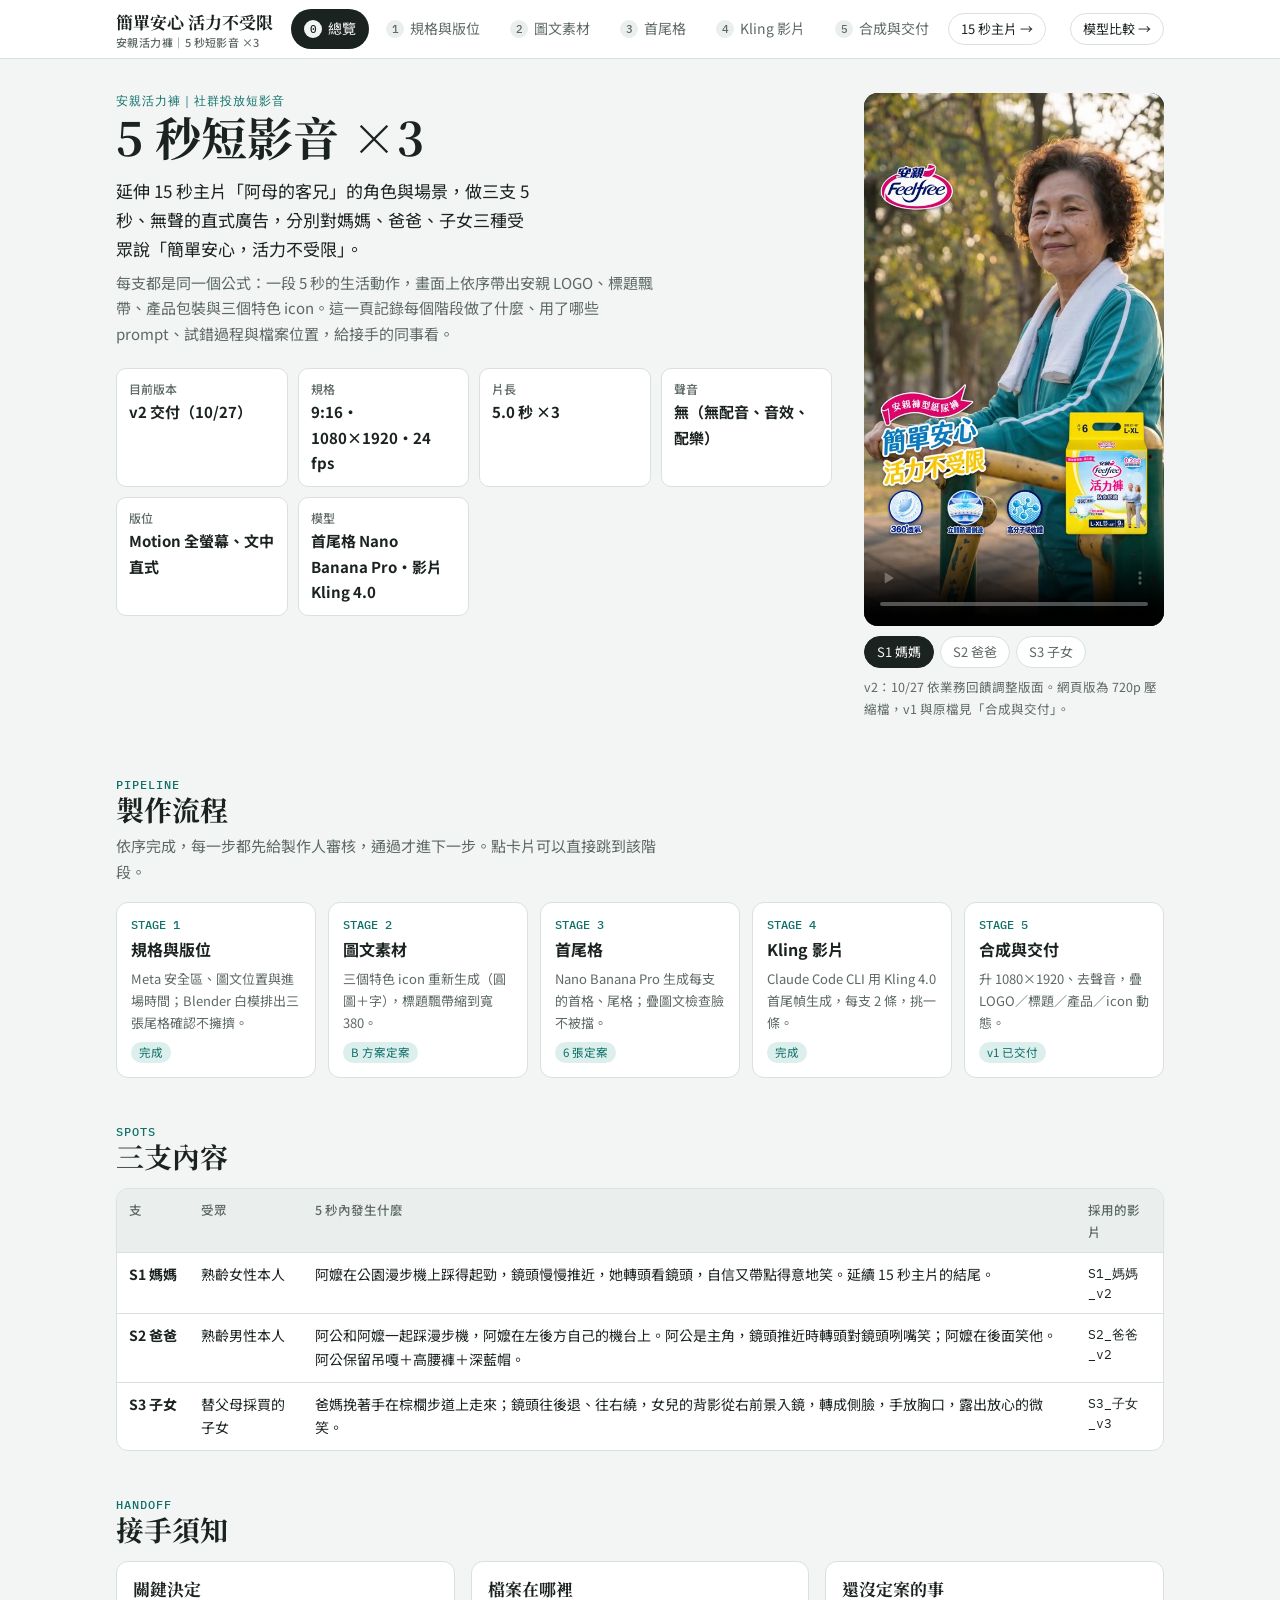
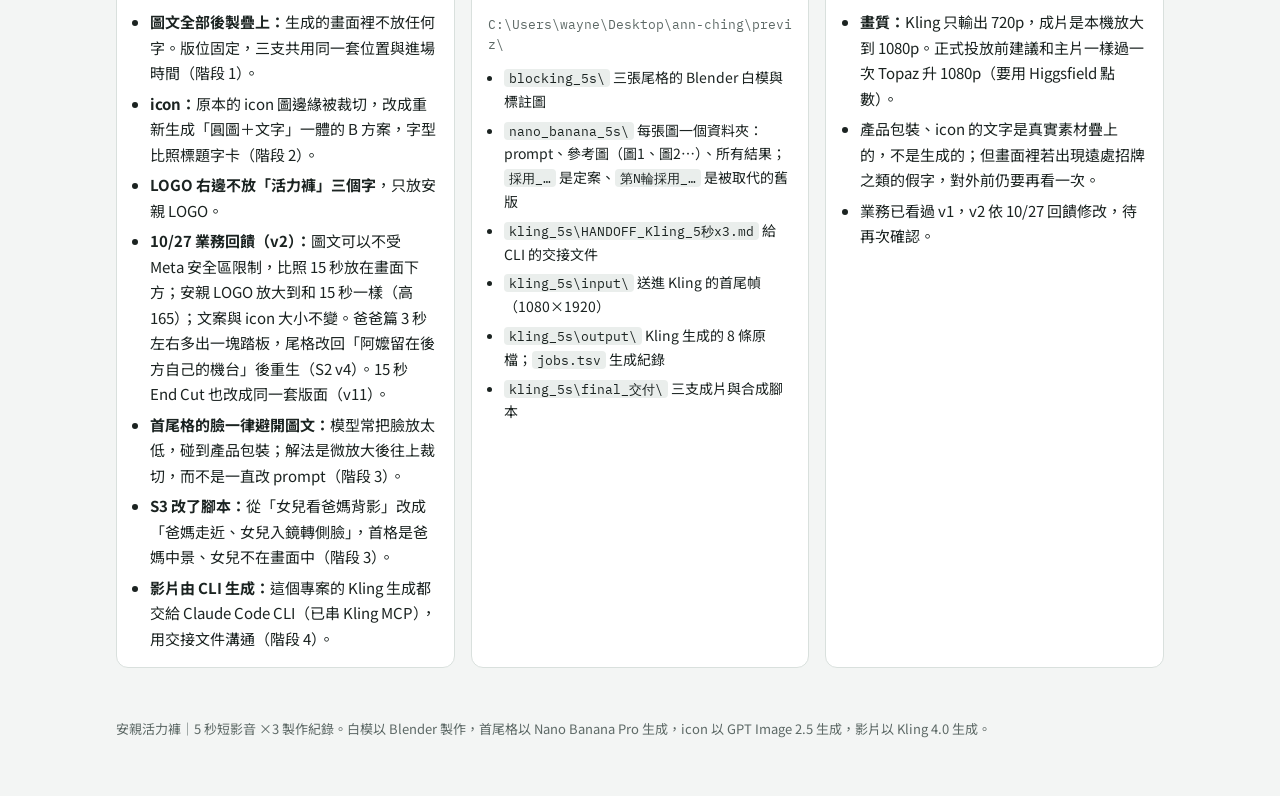
<file: 5s.html>
<!doctype html>
<html lang="zh-Hant">
<head>
<meta charset="utf-8">
<meta name="viewport" content="width=device-width, initial-scale=1, viewport-fit=cover">
<title>安親 5 秒短影音</title>
<meta name="description" content="安親活力褲 5 秒社群短影音三支（媽媽、爸爸、子女）的製作紀錄：版位、圖文素材、首尾格生成、Kling 影片與合成交付。">
<link rel="preconnect" href="https://fonts.googleapis.com">
<link rel="preconnect" href="https://fonts.gstatic.com" crossorigin>
<link rel="stylesheet" href="https://fonts.googleapis.com/css2?family=Noto+Serif+TC:wght@600;700&family=Noto+Sans+TC:wght@400;500;700&family=IBM+Plex+Mono:wght@400;500&display=swap">
<style>
/* layout: production record — sticky header with stage tabs (one panel per stage); inside each panel: handoff summary box, then sections of cards, tables and prompt slabs */
:root{
  --bg:#f3f5f4; --surface:#ffffff; --sunk:#eaeeec; --ink:#1b2321; --muted:#5d6966; --line:#d9e0dd;
  --teal:#0e7069; --teal-soft:#dcefec; --teal-ink:#ffffff; --red:#b3262d; --red-soft:#f8e3e3; --amber:#8a6514; --amber-soft:#f6ecd6;
  --f-display:"Noto Serif TC","PMingLiU","MingLiU",serif; --f-body:"Noto Sans TC","PingFang TC","Microsoft JhengHei",system-ui,sans-serif; --f-mono:"IBM Plex Mono",ui-monospace,Consolas,monospace;
  color-scheme:light;
}
@media (prefers-color-scheme:dark){:root:not([data-theme="light"]){--bg:#121615;--surface:#1a201e;--sunk:#151a19;--ink:#e6ecea;--muted:#9aa7a3;--line:#2c3533;--teal:#4fc0b4;--teal-soft:#16302d;--teal-ink:#0f1413;--red:#ec7b7f;--red-soft:#3a1d1f;--amber:#dcb35a;--amber-soft:#33291424;color-scheme:dark}}
:root[data-theme="dark"]{--bg:#121615;--surface:#1a201e;--sunk:#151a19;--ink:#e6ecea;--muted:#9aa7a3;--line:#2c3533;--teal:#4fc0b4;--teal-soft:#16302d;--teal-ink:#0f1413;--red:#ec7b7f;--red-soft:#3a1d1f;--amber:#dcb35a;--amber-soft:#332914;color-scheme:dark}
*{box-sizing:border-box}
html{scroll-padding-top:120px}
body{margin:0;background:var(--bg);color:var(--ink);font:15px/1.7 var(--f-body);-webkit-text-size-adjust:100%}
img,video,audio{max-width:100%;display:block}
a{color:var(--teal)}
code{font:12.5px var(--f-mono);background:var(--sunk);padding:1px 5px;border-radius:4px}
.wrap{max-width:1080px;margin:0 auto;padding-left:max(16px,env(safe-area-inset-left,0px));padding-right:max(16px,env(safe-area-inset-right,0px))}
body::before{content:"";position:fixed;inset:0 0 auto;height:env(safe-area-inset-top,0px);background:var(--surface);z-index:20}
header.top{position:sticky;top:env(safe-area-inset-top,0px);z-index:10;background:color-mix(in srgb,var(--surface) 94%,transparent);backdrop-filter:blur(8px);border-bottom:1px solid var(--line)}
header.top .wrap{display:flex;align-items:center;gap:18px;min-height:58px}
.brand{font:700 17px var(--f-display);white-space:nowrap}
.brand small{display:block;font:500 11px var(--f-body);color:var(--muted);letter-spacing:.04em}
.tabs{display:flex;gap:4px;overflow-x:auto;scrollbar-width:none;min-width:0;padding-block:8px}
.tabs::-webkit-scrollbar{display:none}
.tabs a{display:flex;align-items:center;gap:6px;color:var(--muted);text-decoration:none;font-size:14px;padding:7px 12px;border-radius:999px;white-space:nowrap;border:1px solid transparent}
.tabs a .n{font:500 11px var(--f-mono);width:18px;height:18px;border-radius:50%;display:grid;place-items:center;background:var(--sunk);color:var(--muted)}
.tabs a:hover{background:var(--sunk);color:var(--ink)}
.tabs a[aria-selected="true"]{background:var(--ink);color:var(--bg)}
.tabs a[aria-selected="true"] .n{background:var(--bg);color:var(--ink)}
.tabs a:focus-visible,.chip:focus-visible,button:focus-visible,summary:focus-visible{outline:2px solid var(--teal);outline-offset:2px}
.subnav{display:flex;gap:6px;flex-wrap:wrap;margin-top:14px}
.subnav a{font-size:13px;color:var(--muted);text-decoration:none;border:1px solid var(--line);background:var(--surface);padding:3px 11px;border-radius:999px}
.subnav a:hover{color:var(--ink)}
[role="tabpanel"][hidden]{display:none}
section{padding-block:40px 6px}
.panelhead{padding-top:34px}
h1,h2,h3{font-family:var(--f-display);font-weight:700;text-wrap:balance;margin:0}
h1{font-size:clamp(30px,5vw,46px);line-height:1.15}
h2{font-size:clamp(22px,3vw,28px);line-height:1.25;margin-bottom:6px}
h3{font-size:18px;line-height:1.35}
.lead{color:var(--muted);max-width:68ch;margin:6px 0 0}
p{max-width:72ch}
.eyebrow{font:500 12px var(--f-mono);letter-spacing:.08em;text-transform:uppercase;color:var(--teal)}
/* handoff box */
.handoff{margin-top:18px;background:var(--surface);border:1px solid var(--line);border-left:4px solid var(--teal);border-radius:12px;padding:16px 18px;display:grid;grid-template-columns:repeat(auto-fit,minmax(220px,1fr));gap:12px 24px}
.handoff h4{margin:0 0 4px;font-size:12.5px;color:var(--teal);font-weight:700;letter-spacing:.04em}
.handoff ul{margin:0;padding-left:1.1em;font-size:14px}
.handoff p{margin:0;font-size:14px}
.path{font:12.5px/1.6 var(--f-mono);color:var(--muted);word-break:break-all}
/* hero */
.hero{display:grid;grid-template-columns:minmax(0,1fr) minmax(220px,300px);gap:32px;align-items:start;padding-top:34px}
.showlogo{width:min(240px,60%);height:auto;margin:0 0 14px;filter:drop-shadow(0 2px 6px rgba(0,0,0,.18))}
.hero p.logline{font-size:17px;max-width:46ch;margin:14px 0 0}
.facts{display:grid;grid-template-columns:repeat(auto-fill,minmax(150px,1fr));gap:10px;margin-top:22px}
.fact{background:var(--surface);border:1px solid var(--line);border-radius:10px;padding:10px 12px}
.fact b{display:block;font-size:12px;color:var(--muted);font-weight:500}
.fact span{font-weight:700}
.player{background:#000;border-radius:14px;overflow:hidden;aspect-ratio:9/16;width:100%}
.player video{width:100%;height:100%;object-fit:contain}
.vtabs{display:flex;gap:6px;margin-top:10px;flex-wrap:wrap}
.chip{font:inherit;font-size:13px;border:1px solid var(--line);background:var(--surface);color:var(--muted);padding:4px 12px;border-radius:999px;cursor:pointer}
.chip[aria-pressed="true"]{background:var(--ink);color:var(--bg);border-color:var(--ink)}
.legend{font-size:12.5px;color:var(--muted);margin-top:8px}
@media (max-width:760px){.hero{grid-template-columns:1fr}.hero .side{max-width:320px}}
/* pipeline */
.pipe{display:grid;grid-template-columns:repeat(5,minmax(0,1fr));gap:12px;margin-top:18px;counter-reset:st}
@media (max-width:980px){.pipe{grid-template-columns:repeat(3,minmax(0,1fr))}}
@media (max-width:700px){.pipe{grid-template-columns:repeat(2,minmax(0,1fr))}}
@media (max-width:460px){.pipe{grid-template-columns:1fr}}
.pipe a{display:grid;gap:4px;align-content:start;background:var(--surface);border:1px solid var(--line);border-radius:12px;padding:14px;color:inherit;text-decoration:none;position:relative}
.pipe a:hover{border-color:var(--teal)}
.pipe .k{font:500 12px var(--f-mono);color:var(--teal)}
.pipe b{font-size:16px}
.pipe span{font-size:13px;color:var(--muted)}
.pipe .done{font-size:11.5px;color:var(--teal);background:var(--teal-soft);border-radius:999px;padding:1px 8px;justify-self:start;margin-top:4px}
/* timeline bar */
.tl{margin-top:16px;display:grid;height:40px;border-radius:8px;overflow:hidden;border:1px solid var(--line);background:var(--surface)}
.tl a,.tl div{display:flex;flex-direction:column;align-items:center;justify-content:center;font:500 12px/1.2 var(--f-mono);color:var(--ink);text-decoration:none;border-right:1px solid var(--line);white-space:nowrap;overflow:hidden}
.tl small{font-size:10.5px;color:var(--muted)}
.tl > :last-child{border-right:none}
.tl > :nth-child(odd){background:var(--sunk)}
.tlnote{display:flex;justify-content:space-between;font:12px var(--f-mono);color:var(--muted);margin-top:4px}
/* storyboard */
.shots{display:grid;gap:18px;margin-top:20px}
.shot{background:var(--surface);border:1px solid var(--line);border-radius:14px;padding:18px;display:grid;grid-template-columns:minmax(0,300px) minmax(0,1fr);gap:20px}
@media (max-width:820px){.shot{grid-template-columns:1fr}}
.shot .time{font:500 13px var(--f-mono);color:var(--teal)}
.shot h3{margin:2px 0 8px}
.shot p{margin:0 0 8px}
.kv{display:grid;grid-template-columns:auto 1fr;gap:2px 12px;font-size:13.5px;margin:8px 0}
.kv dt{color:var(--muted)} .kv dd{margin:0}
.line{border-left:3px solid var(--red);padding:6px 0 6px 12px;margin:10px 0}
.line .who{font-size:12px;color:var(--red);font-weight:700}
.line .tw{font-family:var(--f-display);font-size:18px;line-height:1.5}
.line .tl8{font:13px/1.5 var(--f-mono);color:var(--muted)}
.line .zh{font-size:13.5px}
.frames{display:grid;grid-template-columns:repeat(auto-fill,minmax(120px,1fr));gap:10px;align-content:start}
.frame{margin:0;display:grid;gap:4px;align-content:start}
.frame .ph{aspect-ratio:9/16;border-radius:8px;overflow:hidden;background:var(--sunk);border:1px solid var(--line);display:grid;place-items:center;position:relative}
.frame img{width:100%;height:100%;object-fit:cover;cursor:zoom-in}
.frame figcaption{font-size:12px;color:var(--muted);line-height:1.4}
.frame figcaption b{color:var(--ink);font-weight:500}
.frame.old .ph::after{content:"已替換";position:absolute;top:6px;left:6px;font-size:11px;background:rgba(0,0,0,.65);color:#fff;padding:1px 7px;border-radius:999px}
.frame.new .ph{outline:2px solid var(--teal);outline-offset:-2px}
.frame.new .ph::after{content:"影片用";position:absolute;top:6px;left:6px;font-size:11px;background:var(--teal);color:var(--teal-ink);padding:1px 7px;border-radius:999px}
details{margin-top:12px;border-top:1px dashed var(--line);padding-top:10px}
summary{cursor:pointer;font-size:13.5px;color:var(--teal);font-weight:500}
.ptitle{font-size:13px;font-weight:700;margin:12px 0 4px}
.promptbox{position:relative;margin-top:6px}
pre{margin:0;background:var(--sunk);border:1px solid var(--line);border-radius:10px;padding:14px;font:12.5px/1.65 var(--f-mono);white-space:pre-wrap;word-break:break-word;max-height:360px;overflow:auto}
.copy{position:absolute;top:8px;right:8px;font:inherit;font-size:12px;border:none;border-radius:999px;background:var(--teal);color:var(--teal-ink);padding:4px 12px;cursor:pointer}
/* tables */
.tblwrap{overflow-x:auto;margin-top:14px;border:1px solid var(--line);border-radius:12px;background:var(--surface)}
table{border-collapse:collapse;width:100%;font-size:14px;min-width:620px}
th,td{text-align:left;padding:10px 12px;border-bottom:1px solid var(--line);vertical-align:top}
th{font-size:12.5px;color:var(--muted);font-weight:500;background:var(--sunk)}
tr:last-child td{border-bottom:none}
td.mono,.mono{font:12.5px/1.6 var(--f-mono)}
td .tw{font-family:var(--f-display);font-size:16px}
.nowrap{white-space:nowrap}
.pick{display:inline-block;font-size:11.5px;padding:1px 8px;border-radius:999px;background:var(--teal);color:var(--teal-ink);margin-left:6px;vertical-align:2px;white-space:nowrap}
.pick.no{background:var(--red)}
.pick.mid{background:var(--amber);color:#fff}
b.rh{color:var(--red)}
#voice td:first-child,#voice th:first-child{white-space:nowrap}
/* asset cards */
.cards{display:grid;grid-template-columns:repeat(auto-fill,minmax(300px,1fr));gap:16px;margin-top:18px}
.card{background:var(--surface);border:1px solid var(--line);border-radius:14px;overflow:hidden;display:flex;flex-direction:column}
.card.wide{grid-column:1/-1}
.chead{display:flex;flex-wrap:wrap;align-items:center;gap:8px 10px;padding:12px 14px;border-bottom:1px solid var(--line)}
.num{font:500 13px var(--f-mono);color:var(--teal)}
.cname{font-weight:700;flex:1;min-width:8em}
.seg{display:inline-flex;border:1px solid var(--line);border-radius:999px;padding:2px;background:var(--sunk)}
.seg button{font:inherit;font-size:12.5px;border:none;background:transparent;color:var(--muted);padding:3px 12px;border-radius:999px;cursor:pointer}
.seg button[aria-pressed="true"]{background:var(--ink);color:var(--bg)}
.cbody{padding:14px;display:grid;gap:10px}
.use{font-size:13.5px;color:var(--muted);margin:0}
.cimgs{display:grid;gap:8px;grid-template-columns:repeat(auto-fill,minmax(120px,1fr))}
.card.wide .cimgs{grid-template-columns:1fr}
.cimgs img{border-radius:8px;width:100%;cursor:zoom-in;background:var(--sunk)}
.tips{margin:0;padding-left:1.2em;font-size:13px;color:var(--muted)}
/* panels */
.grid2{display:grid;grid-template-columns:repeat(auto-fit,minmax(280px,1fr));gap:16px;margin-top:14px}
.panel{background:var(--surface);border:1px solid var(--line);border-radius:12px;padding:16px}
.panel h3{font-size:17px;margin-bottom:8px}
ul.clean{margin:0;padding-left:1.15em}
ul.clean li+li{margin-top:5px}
ol.rules{margin:14px 0 0;padding:0;list-style:none;display:grid;gap:10px;counter-reset:r}
ol.rules li{counter-increment:r;background:var(--surface);border:1px solid var(--line);border-radius:12px;padding:12px 14px 12px 52px;position:relative}
ol.rules li::before{content:counter(r);position:absolute;left:14px;top:12px;width:26px;height:26px;border-radius:50%;background:var(--teal);color:var(--teal-ink);display:grid;place-items:center;font:500 13px var(--f-mono)}
ol.rules b{display:block}
ol.rules span{font-size:14px;color:var(--muted)}
.note{background:var(--amber-soft);border-radius:12px;padding:14px 16px;margin-top:14px;font-size:14px}
.note strong{color:var(--amber)}
.zone{display:inline-block;width:10px;height:10px;border-radius:2px;margin-right:6px;vertical-align:0}
/* generation cards */
.gen{background:var(--surface);border:1px solid var(--line);border-radius:14px;padding:18px;display:grid;grid-template-columns:minmax(0,230px) minmax(0,1fr);gap:22px;margin-top:18px}
@media (max-width:760px){.gen{grid-template-columns:1fr}.gen .vid{max-width:260px}}
.gen .vid video{width:100%;aspect-ratio:9/16;background:#000;border-radius:10px;object-fit:contain}
.gen .vid p{font-size:12.5px;color:var(--muted);margin:6px 0 0}
.gen h3{margin:2px 0 6px}
.chips{display:flex;flex-wrap:wrap;gap:6px;margin:6px 0 10px}
.chips span{font-size:12px;border:1px solid var(--line);border-radius:999px;padding:1px 9px;color:var(--muted);background:var(--bg)}
.refs{display:grid;grid-template-columns:repeat(auto-fill,minmax(86px,1fr));gap:8px;margin:10px 0}
.refs figure{min-width:0;margin:0;display:grid;grid-template-columns:minmax(0,1fr);gap:3px;align-content:start}
.refs .ph{aspect-ratio:9/16;border-radius:6px;overflow:hidden;background:var(--sunk);border:1px solid var(--line);display:grid;place-items:center;text-align:center;font-size:11px;color:var(--muted);padding:4px}
.refs figure.wide{grid-column:span 2}
.refs .ph.wide{aspect-ratio:16/9;padding:0}
.refs img{width:100%;height:100%;object-fit:cover;cursor:zoom-in}
.refs figcaption{font-size:11.5px;line-height:1.35;color:var(--muted)}
.refs figcaption code{display:block;font-size:11.5px;color:var(--red);background:none;padding:0}
.verdict{font-size:14px;border-left:3px solid var(--teal);padding:4px 0 4px 12px;margin:8px 0}
.verdict.warn{border-color:var(--amber)}
/* audio */
.alist{display:grid;gap:6px;margin-top:10px}
.arow{display:grid;grid-template-columns:auto auto minmax(0,1fr) auto;align-items:center;gap:12px;background:var(--surface);border:1px solid var(--line);border-radius:10px;padding:7px 10px}
.arow.final{border-color:var(--teal);background:color-mix(in srgb,var(--teal-soft) 60%,var(--surface))}
.arow .id{font:500 13px var(--f-mono);color:var(--red);min-width:2.6em}
.arow .meta{min-width:0;font-size:14px}
.arow .meta span{color:var(--muted);font-size:12.5px;margin-left:6px}
.play{width:36px;height:36px;border:none;border-radius:50%;background:var(--teal);color:var(--teal-ink);display:grid;place-items:center;cursor:pointer}
.play svg{width:14px;height:14px;fill:currentColor}
.cmp{display:grid;grid-template-columns:repeat(auto-fit,minmax(240px,1fr));gap:12px;margin-top:12px}
.cmp .panel{display:grid;gap:8px;align-content:start}
.cmp audio{width:100%}
.cmp .panel p{margin:0;font-size:13.5px;color:var(--muted)}
.layers{display:grid;grid-template-columns:repeat(auto-fill,minmax(130px,1fr));gap:10px;margin-top:12px}
.layers figure{margin:0;display:grid;grid-template-columns:minmax(0,1fr);gap:4px;min-width:0}
.layers .ph{min-width:0;overflow:hidden}
.layers .ph{aspect-ratio:1;border-radius:8px;border:1px solid var(--line);display:grid;place-items:center;padding:8px;background:repeating-conic-gradient(#cfd6d3 0 25%,#eef1f0 0 50%) 0 0/16px 16px}
.layers img{width:100%;height:100%;min-width:0;object-fit:contain}
.layers figcaption{font-size:12px;color:var(--muted)}
.tree{font:12.5px/1.75 var(--f-mono);background:var(--surface);border:1px solid var(--line);border-radius:12px;padding:14px 16px;margin-top:14px;overflow-x:auto;white-space:pre}
/* kling */
.ksum{display:grid;grid-template-columns:repeat(4,minmax(0,1fr));gap:12px;margin-top:14px}
@media (max-width:860px){.ksum{grid-template-columns:repeat(2,minmax(0,1fr))}}
@media (max-width:460px){.ksum{grid-template-columns:1fr}}
.ksum a{display:grid;gap:6px;align-content:start;background:var(--surface);border:1px solid var(--line);border-radius:12px;padding:14px;color:inherit;text-decoration:none;min-width:0}
.ksum a.win{border-color:var(--teal);border-width:2px}
.ksum b{font-size:15px}.ksum p{margin:0;font-size:13px;color:var(--muted)}
.kshot{background:var(--surface);border:1px solid var(--line);border-radius:14px;padding:18px;margin-top:18px;display:grid;gap:14px}
.kshot .head{display:flex;flex-wrap:wrap;align-items:baseline;gap:6px 14px}
.kshot .head .meta{font:12.5px var(--f-mono);color:var(--muted)}
.kctl{display:flex;flex-wrap:wrap;gap:10px;align-items:center;font-size:13px;color:var(--muted)}
.kctl button{font:inherit;font-size:13px;border:none;border-radius:999px;background:var(--teal);color:var(--teal-ink);padding:5px 14px;cursor:pointer}
.kctl select{font:inherit;font-size:13px;padding:3px 8px;border-radius:8px;border:1px solid var(--line);background:var(--surface);color:var(--ink)}
.reel{display:grid;grid-template-columns:repeat(3,minmax(0,1fr));gap:12px}
@media (max-width:560px){.reel{grid-template-columns:repeat(3,minmax(0,1fr));gap:6px}}
.reel figure{margin:0;display:grid;gap:4px;min-width:0}
.reel video{width:100%;aspect-ratio:9/16;background:#000;border-radius:8px;object-fit:contain}
.reel figcaption{font-size:12.5px;display:flex;flex-wrap:wrap;gap:4px 8px;align-items:center}
.reel figure.win video{outline:3px solid var(--teal);outline-offset:-1px}
.knotes{display:grid;grid-template-columns:repeat(auto-fit,minmax(260px,1fr));gap:12px 24px}
.knotes h3{font-size:14px;font-family:var(--f-body)}
.knotes ul{margin:4px 0 0;padding-left:1.15em;font-size:14px}
footer{padding-block:44px 56px;color:var(--muted);font-size:13px}
/* lightbox */
.lb{position:fixed;inset:0;background:rgba(0,0,0,.86);display:grid;place-items:center;z-index:50;padding:max(16px,env(safe-area-inset-top,0px)) max(16px,env(safe-area-inset-right,0px)) max(16px,env(safe-area-inset-bottom,0px)) max(16px,env(safe-area-inset-left,0px))}
.lb img{max-height:100%;max-width:100%;border-radius:8px}
.lb button{position:absolute;top:calc(12px + env(safe-area-inset-top,0px));right:calc(12px + env(safe-area-inset-right,0px));font:inherit;border:none;border-radius:999px;padding:6px 14px;background:#fff;color:#000;cursor:pointer}

.xlink{margin-left:auto;font-size:13px;white-space:nowrap;text-decoration:none;border:1px solid var(--line);border-radius:999px;padding:4px 12px;color:var(--ink);background:var(--surface)}
.xlink:hover{border-color:var(--teal);color:var(--teal)}
@media (max-width:560px){.xlink{display:none}}
.kshot .reel figcaption .pick{margin-left:0}
</style>
</head>
<body>
<header class="top"><div class="wrap">
  <span class="brand">簡單安心 活力不受限<small>安親活力褲｜5 秒短影音 ×3</small></span>
  <nav class="tabs" role="tablist" aria-label="製作階段">
    <a role="tab" href="#overview" id="tab-overview" aria-controls="overview"><span class="n">0</span>總覽</a>
    <a role="tab" href="#stage1" id="tab-stage1" aria-controls="stage1"><span class="n">1</span>規格與版位</a>
    <a role="tab" href="#stage2" id="tab-stage2" aria-controls="stage2"><span class="n">2</span>圖文素材</a>
    <a role="tab" href="#stage3" id="tab-stage3" aria-controls="stage3"><span class="n">3</span>首尾格</a>
    <a role="tab" href="#stage4" id="tab-stage4" aria-controls="stage4"><span class="n">4</span>Kling 影片</a>
    <a role="tab" href="#stage5" id="tab-stage5" aria-controls="stage5"><span class="n">5</span>合成與交付</a>
  </nav>
  <a class="xlink" href="index.html">15 秒主片 →</a><a class="xlink" style="margin-left:6px" href="models.html">模型比較 →</a>
</div></header>

<main class="wrap">

<!-- ============ 0 總覽 ============ -->
<div role="tabpanel" id="overview" aria-labelledby="tab-overview">
<section class="hero">
  <div>
    <div class="eyebrow">安親活力褲｜社群投放短影音</div>
    <h1>5 秒短影音 ×3</h1>
    <p class="logline">延伸 15 秒主片「阿母的客兄」的角色與場景，做三支 5 秒、無聲的直式廣告，分別對媽媽、爸爸、子女三種受眾說「簡單安心，活力不受限」。</p>
    <p class="lead">每支都是同一個公式：一段 5 秒的生活動作，畫面上依序帶出安親 LOGO、標題飄帶、產品包裝與三個特色 icon。這一頁記錄每個階段做了什麼、用了哪些 prompt、試錯過程與檔案位置，給接手的同事看。</p>
    <div class="facts">
      <div class="fact"><b>目前版本</b><span>v2 交付（10/27）</span></div>
      <div class="fact"><b>規格</b><span>9:16・1080×1920・24 fps</span></div>
      <div class="fact"><b>片長</b><span>5.0 秒 ×3</span></div>
      <div class="fact"><b>聲音</b><span>無（無配音、音效、配樂）</span></div>
      <div class="fact"><b>版位</b><span>Motion 全螢幕、文中直式</span></div>
      <div class="fact"><b>模型</b><span>首尾格 Nano Banana Pro・影片 Kling 4.0</span></div>
    </div>
  </div>
  <div class="side">
    <div class="player"><video id="pv" controls playsinline preload="metadata" poster="assets/5s/final_s1_poster.jpg" src="assets/5s/final_s1_720p.mp4"></video></div>
    <div class="vtabs" role="group" aria-label="影片版本">
      <button class="chip" type="button" data-src="assets/5s/final_s1_720p.mp4" data-poster="assets/5s/final_s1_poster.jpg" aria-pressed="true">S1 媽媽</button>
      <button class="chip" type="button" data-src="assets/5s/final_s2_720p.mp4" data-poster="assets/5s/final_s2_poster.jpg" aria-pressed="false">S2 爸爸</button>
      <button class="chip" type="button" data-src="assets/5s/final_s3_720p.mp4" data-poster="assets/5s/final_s3_poster.jpg" aria-pressed="false">S3 子女</button>
    </div>
    <p class="legend">v2：10/27 依業務回饋調整版面。網頁版為 720p 壓縮檔，v1 與原檔見「合成與交付」。</p>
  </div>
</section>

<section>
  <div class="eyebrow">Pipeline</div>
  <h2>製作流程</h2>
  <p class="lead">依序完成，每一步都先給製作人審核，通過才進下一步。點卡片可以直接跳到該階段。</p>
  <div class="pipe">
    <a href="#stage1"><span class="k">STAGE 1</span><b>規格與版位</b><span>Meta 安全區、圖文位置與進場時間；Blender 白模排出三張尾格確認不擁擠。</span><span class="done">完成</span></a>
    <a href="#stage2"><span class="k">STAGE 2</span><b>圖文素材</b><span>三個特色 icon 重新生成（圓圖＋字），標題飄帶縮到寬 380。</span><span class="done">B 方案定案</span></a>
    <a href="#stage3"><span class="k">STAGE 3</span><b>首尾格</b><span>Nano Banana Pro 生成每支的首格、尾格；疊圖文檢查臉不被擋。</span><span class="done">6 張定案</span></a>
    <a href="#stage4"><span class="k">STAGE 4</span><b>Kling 影片</b><span>Claude Code CLI 用 Kling 4.0 首尾幀生成，每支 2 條，挑一條。</span><span class="done">完成</span></a>
    <a href="#stage5"><span class="k">STAGE 5</span><b>合成與交付</b><span>升 1080×1920、去聲音，疊 LOGO／標題／產品／icon 動態。</span><span class="done">v1 已交付</span></a>
  </div>
</section>

<section>
  <div class="eyebrow">Spots</div>
  <h2>三支內容</h2>
  <div class="tblwrap"><table>
    <thead><tr><th>支</th><th>受眾</th><th>5 秒內發生什麼</th><th>採用的影片</th></tr></thead>
    <tbody>
      <tr><td class="nowrap"><b>S1 媽媽</b></td><td>熟齡女性本人</td><td>阿嬤在公園漫步機上踩得起勁，鏡頭慢慢推近，她轉頭看鏡頭，自信又帶點得意地笑。延續 15 秒主片的結尾。</td><td class="mono">S1_媽媽_v2</td></tr>
      <tr><td class="nowrap"><b>S2 爸爸</b></td><td>熟齡男性本人</td><td>阿公和阿嬤一起踩漫步機，阿嬤在左後方自己的機台上。阿公是主角，鏡頭推近時轉頭對鏡頭咧嘴笑；阿嬤在後面笑他。阿公保留吊嘎＋高腰褲＋深藍帽。</td><td class="mono">S2_爸爸_v2</td></tr>
      <tr><td class="nowrap"><b>S3 子女</b></td><td>替父母採買的子女</td><td>爸媽挽著手在棕櫚步道上走來；鏡頭往後退、往右繞，女兒的背影從右前景入鏡，轉成側臉，手放胸口，露出放心的微笑。</td><td class="mono">S3_子女_v3</td></tr>
    </tbody>
  </table></div>
</section>

<section>
  <div class="eyebrow">Handoff</div>
  <h2>接手須知</h2>
  <div class="grid2">
    <div class="panel"><h3>關鍵決定</h3><ul class="clean">
      <li><b>圖文全部後製疊上：</b>生成的畫面裡不放任何字。版位固定，三支共用同一套位置與進場時間（階段 1）。</li>
      <li><b>icon：</b>原本的 icon 圖邊緣被裁切，改成重新生成「圓圖＋文字」一體的 B 方案，字型比照標題字卡（階段 2）。</li>
      <li><b>LOGO 右邊不放「活力褲」三個字</b>，只放安親 LOGO。</li>
      <li><b>10/27 業務回饋（v2）：</b>圖文可以不受 Meta 安全區限制，比照 15 秒放在畫面下方；安親 LOGO 放大到和 15 秒一樣（高 165）；文案與 icon 大小不變。爸爸篇 3 秒左右多出一塊踏板，尾格改回「阿嬤留在後方自己的機台」後重生（S2 v4）。15 秒 End Cut 也改成同一套版面（v11）。</li>
      <li><b>首尾格的臉一律避開圖文：</b>模型常把臉放太低，碰到產品包裝；解法是微放大後往上裁切，而不是一直改 prompt（階段 3）。</li>
      <li><b>S3 改了腳本：</b>從「女兒看爸媽背影」改成「爸媽走近、女兒入鏡轉側臉」，首格是爸媽中景、女兒不在畫面中（階段 3）。</li>
      <li><b>影片由 CLI 生成：</b>這個專案的 Kling 生成都交給 Claude Code CLI（已串 Kling MCP），用交接文件溝通（階段 4）。</li>
    </ul></div>
    <div class="panel"><h3>檔案在哪裡</h3>
      <p class="path">C:\Users\wayne\Desktop\ann-ching\previz\</p>
      <ul class="clean" style="font-size:14px">
        <li><code>blocking_5s\</code> 三張尾格的 Blender 白模與標註圖</li>
        <li><code>nano_banana_5s\</code> 每張圖一個資料夾：prompt、參考圖（圖1、圖2…）、所有結果；<code>採用_…</code> 是定案、<code>第N輪採用_…</code> 是被取代的舊版</li>
        <li><code>kling_5s\HANDOFF_Kling_5秒x3.md</code> 給 CLI 的交接文件</li>
        <li><code>kling_5s\input\</code> 送進 Kling 的首尾幀（1080×1920）</li>
        <li><code>kling_5s\output\</code> Kling 生成的 8 條原檔；<code>jobs.tsv</code> 生成紀錄</li>
        <li><code>kling_5s\final_交付\</code> 三支成片與合成腳本</li>
      </ul>
    </div>
    <div class="panel"><h3>還沒定案的事</h3><ul class="clean">
      <li><b>畫質：</b>Kling 只輸出 720p，成片是本機放大到 1080p。正式投放前建議和主片一樣過一次 Topaz 升 1080p（要用 Higgsfield 點數）。</li>
      <li>產品包裝、icon 的文字是真實素材疊上的，不是生成的；但畫面裡若出現遠處招牌之類的假字，對外前仍要再看一次。</li>
      <li>業務已看過 v1，v2 依 10/27 回饋修改，待再次確認。</li>
    </ul></div>
  </div>
</section>
</div>

<!-- ============ 1 規格與版位 ============ -->
<div role="tabpanel" id="stage1" aria-labelledby="tab-stage1" hidden>
<div class="panelhead">
  <div class="eyebrow">Stage 1｜Specs &amp; Layout</div>
  <h1>規格與版位</h1>
  <p class="lead">三支共用一套版面：左上 LOGO、左側標題飄帶與三個 icon、右側產品包裝，人物的臉放在右上。先用 Blender 白模把三張尾格排出來、標出圖文位置，確認不擁擠後才開始生圖。</p>
  <div class="handoff">
    <div><h4>產出</h4><ul><li>版位表與進場時間</li><li>三張尾格白模（含標註圖）</li></ul></div>
    <div><h4>工具</h4><ul><li>Blender 5.2（沿用主片的角色 rig 與場景）</li></ul></div>
    <div><h4>檔案</h4><p class="path">previz\blocking_5s\<br>previz\anqin_mom_lover_previz_v8_colorcoded.blend</p></div>
    <div><h4>交接注意</h4><ul><li>改版位時，首尾格的「臉部區」也要跟著改，否則臉會被擋。</li></ul></div>
  </div>
  <nav class="subnav" aria-label="本頁段落"><a href="#safe">安全區</a><a href="#layout">圖文位置</a><a href="#timing">進場時間</a><a href="#greybox">白模尾格</a></nav>
</div>

<section id="safe">
  <h2>Meta 安全區（1080×1920）</h2>
  <p class="lead">Reels／限時動態的介面會蓋住上下兩塊。v1 依這個規範排版；<b>10/27 起業務確認圖文可以不受安全區限制</b>，改成比照 15 秒放在下方，以下保留做為參考。</p>
  <div class="tblwrap"><table>
    <thead><tr><th>區域</th><th>範圍</th><th>規則</th></tr></thead>
    <tbody>
      <tr><td><span class="zone" style="background:#e5484d"></span>上方</td><td class="mono">0–270 px（14%）</td><td>只放天空、樹或頭髮</td></tr>
      <tr><td><span class="zone" style="background:#e5484d"></span>下方</td><td class="mono">1250–1920 px（35%）</td><td>只放身體、地面、機器</td></tr>
      <tr><td>左右</td><td class="mono">各 65 px（6%）</td><td>圖文不貼邊</td></tr>
    </tbody>
  </table></div>
</section>

<section id="layout">
  <h2>圖文位置</h2>
  <div class="tblwrap"><table>
    <thead><tr><th>元素</th><th>x</th><th>y</th><th>說明</th></tr></thead>
    <tbody>
      <tr><td>安親 LOGO</td><td class="mono">60–320</td><td class="mono">255–420</td><td>高 165（比照 15 秒，v1 是高 120）；右邊不放「活力褲」字樣</td></tr>
      <tr><td>標題飄帶＋「簡單安心 活力不受限」</td><td class="mono">60–440</td><td class="mono">1049–1416</td><td>寬 380（大小不變），放在 icon 正上方</td></tr>
      <tr><td>三個 icon</td><td class="mono">88–647</td><td class="mono">1430–1590</td><td>高 160，中心 x = 150／365／580；底線對齊 15 秒的 y 1590</td></tr>
      <tr><td>產品包裝</td><td class="mono">726–1020</td><td class="mono">1150–1590</td><td>高 440，位置比照 15 秒</td></tr>
      <tr><td><b>人物臉部區</b></td><td class="mono">—</td><td class="mono">約 300–1000</td><td>v2 圖文都在下方，臉放在畫面上半部即可（v1 時限制在 x 520–960、y 300–700）</td></tr>
    </tbody>
  </table></div>
</section>

<section id="timing">
  <h2>進場時間</h2>
  <div class="tblwrap"><table>
    <thead><tr><th>秒數</th><th>元素</th><th>動態</th></tr></thead>
    <tbody>
      <tr><td class="mono">0.2</td><td>安親 LOGO</td><td>淡入，往上 24 px（0.5 秒，ease-out）</td></tr>
      <tr><td class="mono">0.8</td><td>標題飄帶</td><td>由左滑入 60 px（0.55 秒）</td></tr>
      <tr><td class="mono">1.2</td><td>產品包裝</td><td>淡入、從 90% 放大到 100%（0.6 秒）</td></tr>
      <tr><td class="mono">1.8／2.0／2.2</td><td>三個 icon</td><td>依序彈出（ease-out-back，0.45 秒）</td></tr>
      <tr><td class="mono">2.4–5.0</td><td>全部</td><td>定格</td></tr>
    </tbody>
  </table></div>
</section>

<section id="greybox">
  <h2>白模尾格</h2>
  <p class="lead">在主片的 Blender 檔裡加了三台尾格攝影機（<code>EC_M2</code>、<code>EC_F2</code>、<code>EC_D2</code>）和第二台漫步機，排出三支的尾格並疊上圖文位置，給製作人判斷是否擁擠。之後生圖就照這個版面寫 prompt。</p>
  <div class="cimgs" style="grid-template-columns:1fr;margin-top:14px"><img src="assets/5s/greybox_layout.jpg" alt="三張尾格白模標註" data-zoom loading="lazy"></div>
  <div class="note"><strong>踩過的坑：</strong>Blender 時間軸上的 marker 綁了攝影機，算圖時會蓋掉場景攝影機，算出錯的鏡頭。要先清掉 marker 上的攝影機綁定。</div>
</section>
</div>

<!-- ============ 2 圖文素材 ============ -->
<div role="tabpanel" id="stage2" aria-labelledby="tab-stage2" hidden>
<div class="panelhead">
  <div class="eyebrow">Stage 2｜Graphics</div>
  <h1>圖文素材</h1>
  <p class="lead">LOGO、標題飄帶、產品包裝沿用主片的素材。三個特色 icon 原圖的圓圈邊緣被裁切，所以重新生成，並一起把文字做進去。</p>
  <div class="handoff">
    <div><h4>產出</h4><ul><li>icon ×3（透明背景 PNG，B 方案）</li></ul></div>
    <div><h4>工具</h4><ul><li>GPT Image 2.5（OpenRouter，透明背景、high 品質）</li></ul></div>
    <div><h4>檔案</h4><p class="path">previz\nano_banana_5s\I1_icon360透氣\ 等 3 個資料夾<br>previz\seedance\final_1080p_交付\new\（LOGO、slogan、包裝）</p></div>
    <div><h4>交接注意</h4><ul><li>透明背景要用 GPT Image 2.5；GPT Image 2 不支援透明。</li></ul></div>
  </div>
</div>

<section>
  <h2>icon：A 方案 vs B 方案</h2>
  <p class="lead">A 只生圓圖，文字另外排；B 連文字一起生成，字型比照標題字卡（粗圓體、深藍字＋白邊）。製作人選 <b>B</b>。三個 icon 的文字確認為「360°透氣」「立體防漏側邊」「高分子吸收體」。</p>
  <div class="layers" id="iconrows"></div>
  <details><summary>原始特色卡（參考圖 1）</summary><div class="cimgs" style="grid-template-columns:minmax(0,420px);margin-top:10px"><img src="assets/5s/icon_src.jpg" alt="原始特色卡" data-zoom loading="lazy"></div></details>
  <details><summary>B 方案 prompt（以 360°透氣 為例）</summary><div id="iconprompt"></div></details>
</section>
</div>

<!-- ============ 3 首尾格 ============ -->
<div role="tabpanel" id="stage3" aria-labelledby="tab-stage3" hidden>
<div class="panelhead">
  <div class="eyebrow">Stage 3｜First &amp; Last Frames</div>
  <h1>首尾格</h1>
  <p class="lead">每支先生一張首格、一張尾格，給 Kling 當影片的頭尾。每張圖跑 2 版，疊上圖文與 Meta 安全區檢查，挑一版給製作人審核，通過才做下一張。</p>
  <div class="handoff">
    <div><h4>產出</h4><ul><li>首格、尾格各 3 張（另有 S2 的雙漫步機空景）</li></ul></div>
    <div><h4>工具</h4><ul><li>Nano Banana Pro（Gemini 3 Pro Image），經 OpenRouter API，9:16、2K</li><li>參考圖：主片的角色三視表、定格，以及上一張的結果</li></ul></div>
    <div><h4>檔案</h4><p class="path">previz\nano_banana_5s\&lt;編號&gt;\prompt.txt、圖1…、結果_N.png、採用_….png</p></div>
    <div><h4>交接注意</h4><ul><li>API key 只放在本機 <code>~\.openrouter_api_key</code>，不要貼進對話或檔案。</li><li>總花費約 US$6.8（含 icon），每張約 US$0.14。</li></ul></div>
  </div>
  <nav class="subnav" aria-label="本頁段落"><a href="#rules3">生成規則</a><a href="#f-s1">S1 媽媽</a><a href="#f-s2">S2 爸爸</a><a href="#f-s3">S3 子女</a></nav>
</div>

<section id="rules3">
  <h2>生成規則</h2>
  <ol class="rules">
    <li><b>參考圖照順序命名</b><span>資料夾裡的參考圖叫 圖1、圖2…，prompt 用 Image 1、Image 2 指稱。三視表要寫明「ONE person」，否則模型會畫成好幾個人。</span></li>
    <li><b>版位用攝影語言描述，不要給百分比</b><span>在 prompt 裡寫「左 43%、37–57%」這種數字，有一次被畫成畫面上的假文字。後來改成「臉在右上方、下巴約在畫面 1/3 處」，並在結尾加一句「這是乾淨的照片，不要畫任何文字」。</span></li>
    <li><b>臉太低就裁切，不要一直重生</b><span>模型習慣把臉放在畫面中間，下巴會碰到產品包裝。最有效的是微放大 8–15% 後往上裁（下緣對齊），臉就整張移到產品上方。</span></li>
    <li><b>首尾格要用前一張當參考</b><span>尾格放首格當參考，場景、光線、服裝才會連戲。但模型也會照抄參考圖裡人物的大小和位置，要差很多時得在 prompt 裡寫「和 Image N 的差別：…兩倍大…」。</span></li>
    <li><b>每張都疊圖文檢查</b><span>用 <code>review.py</code> 把 LOGO、飄帶、icon、產品與紅色安全區疊上去，左原圖、右疊圖並排比較。</span></li>
  </ol>
</section>

<div id="framelist"></div>
</div>

<!-- ============ 4 Kling 影片 ============ -->
<div role="tabpanel" id="stage4" aria-labelledby="tab-stage4" hidden>
<div class="panelhead">
  <div class="eyebrow">Stage 4｜Kling</div>
  <h1>Kling 影片</h1>
  <p class="lead">首尾格定案後，寫一份交接文件給 Claude Code CLI（已串 Kling MCP），由 CLI 生成並把結果放回指定資料夾，再由製作人挑版本。</p>
  <div class="handoff">
    <div><h4>產出</h4><ul><li>10 條 5 秒影片（每支 2 條；S3 因首格重做、S2 因尾格重做各多 2 條）</li><li>採用：S1 v2、S2 v4、S3 v3</li></ul></div>
    <div><h4>設定</h4><ul><li><code>kling-video-v4_0</code> 首尾幀，9:16、5 秒、720p</li><li>一次生成出 2 條，90 點（每條 45 點）</li><li>模型會附音軌，無法關閉，後製拿掉</li></ul></div>
    <div><h4>檔案</h4><p class="path">previz\kling_5s\HANDOFF_Kling_5秒x3.md<br>previz\kling_5s\input\、output\、jobs.tsv</p></div>
    <div><h4>交接注意</h4><ul><li>改了首尾幀就更新交接文件最後的「更新紀錄」，輸出用新的版本號，不要覆蓋舊檔。</li></ul></div>
  </div>
  <nav class="subnav" aria-label="本頁段落"><a href="#k-s1">S1 媽媽</a><a href="#k-s2">S2 爸爸</a><a href="#k-s3">S3 子女</a><a href="#k-cost">點數</a></nav>
</div>
<div id="klist"></div>
<section id="k-cost">
  <h2>點數</h2>
  <div class="tblwrap"><table>
    <thead><tr><th>支</th><th>生成次數</th><th>條數</th><th>點數</th><th>備註</th></tr></thead>
    <tbody>
      <tr><td>S1 媽媽</td><td class="mono">1</td><td class="mono">2</td><td class="mono">90</td><td>尾幀在生成前已換成漫步機版</td></tr>
      <tr><td>S2 爸爸</td><td class="mono">2</td><td class="mono">4</td><td class="mono">180</td><td>10/27 改尾幀重生一次（多出踏板）</td></tr>
      <tr><td>S3 子女</td><td class="mono">2</td><td class="mono">4</td><td class="mono">180</td><td>第一次首格太遠，重做首格再生一次</td></tr>
      <tr><td><b>合計</b></td><td class="mono">5</td><td class="mono">10</td><td class="mono"><b>450</b></td><td></td></tr>
    </tbody>
  </table></div>
</section>
</div>

<!-- ============ 5 合成與交付 ============ -->
<div role="tabpanel" id="stage5" aria-labelledby="tab-stage5" hidden>
<div class="panelhead">
  <div class="eyebrow">Stage 5｜Compositing</div>
  <h1>合成與交付</h1>
  <p class="lead">把選定的 Kling 影片放大到 1080×1920、拿掉聲音，再逐格疊上 LOGO、標題飄帶、產品包裝和三個 icon 的進場動態。10/27 依業務回饋改版面出 v2（S1 v2、S2 v4、S3 v3）。</p>
  <div class="handoff">
    <div><h4>產出</h4><ul><li>三支 5.00 秒、1080×1920、24 fps、無聲 mp4（H.264）</li></ul></div>
    <div><h4>工具</h4><ul><li>Python（PIL）逐格合成，ffmpeg 解碼／編碼</li><li>放大：lanczos＋輕度銳化</li></ul></div>
    <div><h4>檔案</h4><p class="path">previz\kling_5s\final_交付\v2_1027\（v2）<br>previz\kling_5s\final_交付\（v1）</p></div>
    <div><h4>交接注意</h4><ul><li>改時間軸或換版本，改 <code>v2_1027\5秒合成腳本_comp5s_v2.py</code>（版面在 <code>layout2.py</code>）重跑即可。</li></ul></div>
  </div>
  <nav class="subnav" aria-label="本頁段落"><a href="#finals">成片</a><a href="#deliver">交付檔案</a></nav>
</div>

<section id="finals">
  <h2>成片</h2>
  <p class="lead">v2 版面：LOGO 放大、文案與 icon 移到下方。逐格抽查過，三支主角的臉全程沒有被圖文擋到；爸爸篇 2–4 秒阿嬤腳下只有兩塊踏板。</p>
  <div class="reel" style="margin-top:14px">
    <figure class="win"><video src="assets/5s/final_s1_720p.mp4" poster="assets/5s/final_s1_poster.jpg" controls playsinline preload="none"></video><figcaption><b>S1 媽媽</b></figcaption></figure>
    <figure class="win"><video src="assets/5s/final_s2_720p.mp4" poster="assets/5s/final_s2_poster.jpg" controls playsinline preload="none"></video><figcaption><b>S2 爸爸</b></figcaption></figure>
    <figure class="win"><video src="assets/5s/final_s3_720p.mp4" poster="assets/5s/final_s3_poster.jpg" controls playsinline preload="none"></video><figcaption><b>S3 子女</b></figcaption></figure>
  </div>
  <details><summary>v1（10/21，Meta 安全區版面）</summary><div class="reel" style="margin-top:10px">
    <figure><video src="assets/5s/final_s1_v1_720p.mp4" poster="assets/5s/final_s1_v1_poster.jpg" controls playsinline preload="none"></video><figcaption><b>S1 v1</b></figcaption></figure>
    <figure><video src="assets/5s/final_s2_v1_720p.mp4" poster="assets/5s/final_s2_v1_poster.jpg" controls playsinline preload="none"></video><figcaption><b>S2 v1</b></figcaption></figure>
    <figure><video src="assets/5s/final_s3_v1_720p.mp4" poster="assets/5s/final_s3_v1_poster.jpg" controls playsinline preload="none"></video><figcaption><b>S3 v1</b></figcaption></figure>
  </div></details>
  <div class="note"><strong>畫質：</strong>Kling 這次只輸出 720p，成片是放大到 1080p。手機上看沒有問題，但細節不如真正的 1080p；正式投放前建議用 Topaz 升級後重跑合成腳本。</div>
</section>

<section id="deliver">
  <h2>交付檔案</h2>
  <div class="tree">previz\kling_5s\final_交付\
├─ v2_1027\                                ← 目前版本（10/27 業務回饋）
│  ├─ 安親5秒_S1_媽媽_1080x1920_v2.mp4    ← S1_媽媽_v2
│  ├─ 安親5秒_S2_爸爸_1080x1920_v2.mp4    ← S2_爸爸_v4（新尾幀）
│  ├─ 安親5秒_S3_子女_1080x1920_v2.mp4    ← S3_子女_v3
│  ├─ 5秒合成腳本_comp5s_v2.py             合成腳本（進場時間）
│  └─ layout2.py                           v2 版面（LOGO、文案、icon、產品位置）
├─ 安親5秒_S1_媽媽_1080x1920.mp4          ← v1（10/21）
├─ 安親5秒_S2_爸爸_1080x1920.mp4          ← v1，S2_爸爸_v2（有多出的踏板）
├─ 安親5秒_S3_子女_1080x1920.mp4          ← v1
├─ 5秒合成腳本_comp5s.py                   v1 合成腳本
└─ review.py                               圖文素材載入與疊圖檢查</div>
  <p class="lead" style="margin-top:12px">重跑方式：<code>python comp5s.py &lt;Kling 原檔&gt; &lt;輸出.mp4&gt;</code>。腳本裡的素材路徑寫的是雲端工作區的路徑，在本機跑要先改成 <code>previz\seedance\final_1080p_交付\new\</code> 與 <code>previz\nano_banana_5s\</code>。</p>
</section>
</div>

</main>
<footer class="wrap">安親活力褲｜5 秒短影音 ×3 製作紀錄。白模以 Blender 製作，首尾格以 Nano Banana Pro 生成，icon 以 GPT Image 2.5 生成，影片以 Kling 4.0 生成。</footer>

<script>
const A="assets/5s/";
const CLEAN="This is a clean photograph: do not draw any text, letters, labels, logos, graphics, icons, boxes or packaging. Vertical 9:16, golden morning backlight, warm slightly faded Taiwanese TV-drama color, real skin texture. Avoid plastic skin, beauty filter, CGI look, extra fingers, extra people.";
const LAYOUT=`Layout: logo, headline, icons and product are added later, so keep these areas soft, simple background with no faces, hands or key action:
- top-left: the left 26% of the width, 14%-22% from the top (logo);
- left: the left 43% of the width, 37%-57% from the top (headline), and the left 61%, 57%-65% from the top (three icons);
- right: 65%-93% across, 40%-65% from the top (product pack);
- the bottom 35% will be covered by the app interface: only bodies, ground or background there.`;
const ICONS=[["360°透氣","I1_icon360透氣"],["立體防漏側邊","I2_icon立體防漏側邊"],["高分子吸收體","I3_icon高分子吸收體"]];
const ICON_PROMPT=`Image 1 is a product feature card. Image 2 is the brand's headline lettering.
Create a feature icon in portrait 4:5 on a plain pure white background:
- Top: recreate only the round circle illustration on the lower left (the close-up of the soft white cuff) of image 1 as a complete round icon. Keep its artwork, colors and style; complete the whole circle with an even, clean outer ring all the way around; redraw any part that is cut off; remove every word, badge and decoration that touches the circle (the crown and the "獨家" badge, the "全芯體0.2CM內棉" line).
- Below the circle, centered: the label 「360°透氣」 in Traditional Chinese, exactly these characters and nothing else, in the same lettering style as image 2: heavy rounded sans-serif, deep blue fill with a thick white outline and a soft shadow. The label is as wide as about 90% of the circle.
No other text anywhere. Crisp edges, high resolution.
（送出時 background 設 transparent、quality high、比例 3:4）`;

/* 每支：定案首尾格、prompt、試錯紀錄 */
const SPOTS=[
{id:"s1",title:"S1 媽媽：阿嬤漫步機，轉頭看鏡頭",
 frames:[["s1_first","首格","new"],["s1_first_ov","首格＋圖文",""],["s1_end","尾格","new"],["s1_end_ov","尾格＋圖文",""]],
 verdict:"尾格經過三輪：第一版不在漫步機上、和影片腳本不符，最後重生成「仍在漫步機上、雙手握扶手、轉頭看鏡頭」的版本，臉不必裁切就在產品上方。",
 history:[["s1_h1","第 1 輪：胸上近景，臉略碰到產品"],["s1_h2","第 2 輪：要求臉放高，模型仍放太低"],["s1_h3","第 2 輪採用：放大 8% 往上裁；但人已不在漫步機上"],["s1_end","第 3 輪定案：在漫步機上、雙手握扶手"]],
 prompts:[["M1 首格（參考：阿嬤三視表、定格 14、定格 07）",`Image 1 is Grandma: a turnaround sheet of ONE person (several views of the same woman side by side, not several people). Image 2 shows her face and expression on the air-walker. Image 3 shows the park, the air-walker machine and the morning light.
Create a new vertical 9:16 photograph of the same woman on the same yellow-and-green outdoor air-walker in the same park. Keep her face, short dark-brown permed curls, teal zip-up tracksuit with white side stripes, white T-shirt and white towel around her neck exactly.
Waist-up medium shot from her front-right, 35mm lens at chest height. She strides on the air-walker, both hands on the yellow handlebar, chin up, a proud, cheerful smile. A light headwind blows her curls and the towel ends backward.
${LAYOUT}
Her face (hair to chin, about 18% of the frame height) sits 52%-85% across and 17%-36% from the top. Her hands and the handlebar stay in the lower half, behind where the product will go.
Golden morning backlight with a warm rim light on her hair, shallow depth of field, warm slightly faded Taiwanese TV-drama color, real skin texture, documentary realism.
No text, no logos, no lettering, no packaging anywhere. Avoid plastic skin, beauty filter, CGI look, extra fingers. Avoid hands merging with the handlebar.`],
 ["M2 尾格・定案（參考：阿嬤三視表、M1 結果）",`Image 1 is Grandma: a turnaround sheet of ONE person. Image 2 is the first frame of this shot: she is on a yellow-and-green outdoor air-walker in the park.
Create the closing frame of the same shot, five seconds later: same place, same light, same wardrobe, and she is STILL ON THE SAME AIR-WALKER, mid-stride, both hands holding the yellow handlebar. Keep her face exactly as in image 1.
The camera has gently pushed in to a medium shot from her front-right: from the top of her head down to her hips. The yellow handlebar and her two hands are clearly visible in the lower part of the frame, and the green posts of the machine rise beside her.
She has turned her face toward the camera and looks into the lens with a warm, confident, slightly cheeky smile, chin a little raised. A light breeze lifts her curls and the ends of her towel.
Framing: she stands on the right half of the frame and her head sits HIGH, in the upper right: the top of her hair about one sixth from the top of the frame and her chin about one third of the way down. Her head is about 17% of the frame height. Below her chin only her towel, teal jacket, arms, hands and the handlebar.
35mm, shallow depth of field. Leave the left part of the frame as soft park background.
${CLEAN}`]]},
{id:"s2",title:"S2 爸爸：阿公、阿嬤一起踩漫步機",
 frames:[["s2_first","首格","new"],["s2_first_ov","首格＋圖文",""],["s2_end","尾格","new"],["s2_end_ov","尾格＋圖文",""]],
 verdict:"v1 時阿嬤的臉一直被標題飄帶蓋住，所以改成兩人並排；但並排尾格和首格的前後關係差太多，Kling 中途多長出一塊踏板。v2 圖文移到下方後，阿嬤在後方的臉不會被擋，尾格改回第 1 輪「阿嬤留在後方自己的機台」，和首格空間一致。",
 history:[["s2_plate","先做雙漫步機空景（機台結構比照主片）"],["s2_h1","尾格第 1 輪：阿嬤被飄帶蓋住"],["s2_h2","第 2 輪：低角度，阿嬤仍被蓋住"],["s2_h3","第 3 輪：雙人並排（v1 採用）"],["s2_h4","10/27 修掉多出的踏板，仍是並排（未採用）"],["s2_end","v2 定案：改回第 1 輪，阿嬤留在後方"]],
 prompts:[["F0 雙漫步機空景（參考：主片公園空景 06b、定格 07）",`Image 1 is an empty Taiwanese neighborhood park with one outdoor air-walker exercise machine. Image 2 shows the same machine in use, from a low angle. Copy this machine's design EXACTLY; it must look like the very same model.
The machine's structure: two straight vertical green steel posts standing about 0.8 m apart; across their tops ONE yellow curved handlebar bridges both posts like a gate (an upside-down U joining the two post tops); between the posts hang two yellow pendulum arms, each ending in a yellow footplate a little above the ground; flaking paint and rust spots. There are no handles sticking out sideways and no extra arms.
Create a new vertical 9:16 photograph of the same park in the same early-morning light with TWO of these identical machines standing in a row, side by side, about 1 m apart, both facing the same way, on the same rubber safety tiles. Two people on them could easily talk to each other.
Camera at chest height, about 1.3 m, in front of the row and a little to the left, 35mm lens, looking across them at a slight angle: the nearer machine fills the right half of the frame; the second machine stands right behind it on the left, partly visible, clearly the same model and only a little smaller.
Tall trees to the left and right, open sky in the upper part of the frame, the same wooden park bench in the background, golden low morning backlight, natural colors. No people.
No text, no logos, no signage lettering. Avoid CGI look, mismatched machines, handles sticking out from one post, machines far apart.`],
 ["F1 首格（參考：F0 空景、阿公三視表、阿嬤三視表）",`Image 1 is the park with two air-walker machines: keep its camera angle, lens, the two machines and the light exactly. Image 2 is Grandpa and image 3 is Grandma: each is a turnaround sheet of ONE person (several views of the same character side by side, not several people). Keep both faces exactly.
Grandpa stands on the nearer machine on the right of the frame; Grandma stands on the second machine behind him on the left. Both stride in sync, both hands on their own handlebar, laughing together.
Grandpa wears the same clothes as in image 2: a slightly yellowed white ribbed sleeveless undershirt, high-waisted grey-brown slacks with a thin black belt, plus the faded navy-blue baseball cap from panel 4 of image 2; white sneakers. Grandma: short dark-brown permed curls, teal zip-up tracksuit with white side stripes, white towel around her neck.
Grandpa is the main subject, sharp; Grandma smaller and slightly soft.
${LAYOUT}
Grandpa's face sits 55%-85% across and 18%-34% from the top. Grandma's face sits 20%-40% across and 23%-34% from the top, between the logo area and the headline area.
Vertical 9:16, 35mm, golden morning backlight, warm slightly faded Taiwanese TV-drama color, real skin texture, documentary realism.
No text, no logos, no lettering, no packaging anywhere. Avoid plastic skin, beauty filter, CGI look, extra fingers. Avoid merged bodies, hands merging with the handlebars.`],
 ["F2 尾格・v2 定案（第 1 輪結果 2；參考：F1 結果、阿公三視表）",`Image 1 is the first frame of this shot. Image 2 is Grandpa: a turnaround sheet of ONE person. Keep his face, cap, sleeveless undershirt and high-waisted slacks exactly as in image 1.
Create the closing frame: the camera has pushed in to a chest-up shot of Grandpa on his air-walker. He has turned to the camera with a proud, cheeky grin and one eyebrow raised, both hands still on the handlebar. Behind him on the left, Grandma on her machine laughs at him, soft and out of focus.
Keep the push-in moderate: his head with the cap is about 21% of the frame height.
Layout: logo, headline, icons and product are added later, so keep these areas soft, simple background with no faces, hands or key action:
- top-left: the left 26% of the width, 14%-22% from the top (logo);
- left: the left 43% of the width, 37%-57% from the top (headline), and the left 61%, 57%-65% from the top (three icons);
- right: 65%-93% across, 40%-65% from the top (product pack);
- the bottom 35% will be covered by the app interface: only bodies, ground or background there.
Grandpa's face sits 50%-88% across and 16%-37% from the top. Grandma's face, if visible, sits 15%-40% across and 23%-35% from the top.
Vertical 9:16, 50mm, shallow depth of field, golden morning backlight, warm slightly faded Taiwanese TV-drama color, real skin texture.
No text, no logos, no lettering, no packaging anywhere. Avoid plastic skin, beauty filter, CGI look, extra fingers.
This is a clean photograph: the layout notes above only describe where to leave empty space; do not draw any text, letters, labels, logos, graphics, icons, boxes or packaging.`],
 ["F2 尾格・v1 並排版（已不用）",`Image 1 is the first frame of this shot. Image 2 is Grandpa and image 3 is Grandma: each is a turnaround sheet of ONE person. Keep their faces and wardrobe exactly: Grandpa's faded navy cap, white sleeveless undershirt and high-waisted slacks; Grandma's teal tracksuit and towel. Keep the outdoor air-walker machines exactly as in image 1: same structure, same colours.
Create the closing frame: a two-shot. Grandpa and Grandma stand side by side on their air-walkers, shoulder to shoulder, at the SAME distance from the camera, both standing upright. Grandpa is on the right, Grandma is on the left, half a step behind his shoulder.
Their two heads are at the SAME height in the frame, side by side in the upper part of the picture: Grandpa's face in the upper right, Grandma's face just to the left of his, overlapping his shoulder slightly, roughly in the middle of the frame width. Both faces are between one sixth and one third of the way down from the top. Grandma's head is slightly smaller than Grandpa's.
Grandpa has turned to the camera with a proud, cheeky grin and one eyebrow raised, both hands on the handlebar, in sharp focus. Grandma laughs, looking at him, slightly soft.
Below their shoulders only their bodies, arms and the machine. The left third of the frame below the top is soft trees and sky.
Eye-level camera, 50mm, shallow depth of field.
${CLEAN}`]]},
{id:"s3",title:"S3 子女：爸媽走近，女兒入鏡露出欣慰的笑",
 frames:[["s3_first","首格","new"],["s3_first_ov","首格＋圖文",""],["s3_end","尾格","new"],["s3_end_ov","尾格＋圖文",""]],
 verdict:"這支改最多次。原本「女兒看爸媽背影」的側臉視線對不上；改成爸媽朝女兒走來後，又遇到首格爸媽推不遠、阿公帽子消失、首格太遠來不及走近等問題，一一修掉。",
 history:[["s3_h1","原版首格：越肩看爸媽背影"],["s3_h2","原版尾格：側臉看向別處，視線和爸媽對不上"],["s3_h3","試「平行側面」：爸媽被飄帶蓋住，未採用"],["s3_h4","改成爸媽走來＋上推裁切，視線接上"],["s3_h5","首格：爸媽大小和尾格一樣，影片會原地踏步"],["s3_nocap","重生尾格（爸媽走近）：阿公帽子不見，再修圖補帽"],["s3_h6","首格改女兒不入鏡的遠景：太遠，Kling 中途會跳"],["s3_first","首格定案：爸媽中景約 8 m"]],
 prompts:[["D1 首格・定案（參考：阿公三視表、阿嬤三視表、遠景版首格）",`Image 1 is Grandpa and image 2 is Grandma: each is a turnaround sheet of ONE person. Keep their faces and wardrobe exactly: Grandpa's faded navy baseball cap, white sleeveless undershirt, high-waisted grey-brown slacks and belt; Grandma's teal tracksuit with white stripes and white towel around her neck.
Image 3 shows the same location, camera and light. Recreate that exact view of the palm-lined park path, the cracked paving, the trees, the golden morning haze and warm backlight, eye-level camera, 35mm.
IMPORTANT DIFFERENCE from image 3: the parents are much CLOSER to the camera. Grandpa and Grandma walk toward the camera side by side, arm in arm, chatting and smiling, only about 8 m away. Each of them is about THREE TIMES as tall as in image 3: from the top of the cap to the shoes about 30% of the frame height. They are in the middle of the frame, slightly right of centre, their heads about one third of the way down from the top, their feet a little below the middle of the frame. Full bodies visible, slightly soft but clearly recognizable.
Nobody is in the foreground; no other people in the frame.
This is a clean photograph: do not draw any text, letters, labels, logos, graphics, icons, boxes or packaging. Vertical 9:16, warm slightly faded Taiwanese TV-drama color, real texture. Avoid CGI look, extra people.
（輸出後放大 8%、往上裁切）`],
 ["D2 尾格・第一步（參考：女兒、阿公、阿嬤三視表、首格）",`Image 1 is the daughter, image 2 is Grandpa and image 3 is Grandma: each is a turnaround sheet of ONE person (several views of the same character, not several people). Image 4 is the FIRST frame of this shot. Keep every face, hair and wardrobe exactly.
Create the LAST frame of the same shot, five seconds later: the same park path, palm trees, haze and morning light, the same camera position and lens as image 4.
The daughter stands exactly where she is in image 4, in the same three-quarter profile, still watching her parents, but now relieved and quietly moved: a soft smile spreading, eyes slightly glistening, one hand resting lightly on her chest. Her face is sharp.
IMPORTANT DIFFERENCE from image 4: the parents have walked much CLOSER. Grandpa and Grandma, arm in arm, are now only about 5 m from her, walking toward the camera, smiling and chatting, Grandma laughing. They look about TWICE as tall as in image 4, their heads at the same height in the frame as the daughter's eyes, their bodies filling more of the left side of the path. Slightly soft, clearly recognizable.
This is a clean photograph: do not draw any text, letters, labels, logos, graphics, icons, boxes or packaging. Vertical 9:16, warm slightly faded Taiwanese TV-drama color, real skin texture. Avoid plastic skin, beauty filter, CGI look, extra fingers, extra people.`],
 ["D2 尾格・第二步：補帽修圖（參考：第一步結果、阿公三視表）",`Image 1 is a finished film still. Image 2 is a turnaround sheet of Grandpa.
Edit image 1 with ONE change only: Grandpa (the older man in the white sleeveless undershirt walking on the left) must wear his faded navy-blue baseball cap exactly as in image 2, sitting naturally on his head, lit by the same warm backlight.
Keep everything else in image 1 exactly the same: the same framing, the daughter, Grandma, the path, the trees, the light, the colours, the positions and sizes of all people.
This is a clean photograph: do not draw any text, letters, labels, logos, graphics, icons, boxes or packaging.
（輸出後放大 15%、往上裁切）`]]}
];

/* Kling */
const NEG="text, subtitles, logo, watermark, extra people, extra fingers, deformed hands, face morphing, identity change, plastic skin, CGI look, sudden cuts, scene change";
const KL=[
{id:"s1",title:"S1 媽媽",meta:"首幀 M1・尾幀 M2（漫步機版）",takes:[["k_s1_v1","v1",""],["k_s1_v2","v2","採用"]],
 verdict:"兩條阿嬤都全程在漫步機上，轉頭看鏡頭也自然。製作人選 v2。",
 prompt:`A warm Taiwanese TV-drama moment in a city park at golden morning light. An elderly woman with short dark curly hair, teal tracksuit and a white towel around her neck strides happily on a yellow-and-green outdoor air-walker, both hands on the handlebar, a light breeze lifting her curls and the towel.
She keeps striding on the air-walker with both hands on the handlebar the whole time. The camera slowly and smoothly pushes in a little and drifts slightly around to her front-right. Around the middle of the shot she turns her face to the camera and looks straight into the lens with a warm, confident, slightly cheeky smile, chin a little raised, and holds that look to the end.
Natural, gentle motion, realistic skin, her face and outfit stay exactly the same throughout. One continuous shot, no cuts.`},
{id:"s2",title:"S2 爸爸",meta:"v1、v2 用並排尾幀；v3、v4 用 10/27 新尾幀（阿嬤留在後方）",takes:[["k_s2_v1","v1（舊尾幀）","重做"],["k_s2_v2","v2（舊尾幀）","重做"],["k_s2_v3","v3",""],["k_s2_v4","v4","採用"]],
 verdict:"v1、v2 的尾幀是兩人並排，阿嬤得從後面的機台移過來，3 秒左右腳邊多出一塊踏板（業務回饋）。改用阿嬤留在後方的尾幀並補上「每台只有兩塊踏板」後重生，v3、v4 阿嬤全程留在自己機台、腳下兩塊踏板；製作人選 v4。",
 prompt:`A warm Taiwanese TV-drama moment in a city park at golden morning light. Two identical yellow-and-green outdoor air-walkers stand in a row. An elderly man in a faded navy cap, white sleeveless undershirt and high-waisted grey-brown slacks strides energetically on the nearer machine, laughing with his wife. His wife, in a teal tracksuit with a white towel, exercises on the second machine behind him on the left, and she stays on her own machine, at the same distance behind him, for the whole shot.
The camera slowly pushes in and arcs around to the front of the grandfather, from a low wide shot to a waist-up shot of him, with his wife still visible behind him on the left. He slows his stride, keeps both hands on the handlebar, turns his face to the camera with a proud, cheeky grin and a little nod; behind him his wife laughs at him.
Each air-walker has exactly two yellow footplates hanging from its two swinging arms; both people keep their feet on their own machine's footplates, and no loose footplate, extra arm or extra machine ever appears. The machines keep the same shape and colours throughout.
Natural, gentle motion, realistic skin, faces and outfits stay exactly the same throughout. One continuous shot, no cuts.`},
{id:"s3",title:"S3 子女",meta:"首幀 D1（中景）・尾幀 D2；v1、v2 用的是太遠的舊首幀",takes:[["k_s3_v1","v1（舊首幀）","重做"],["k_s3_v2","v2（舊首幀）","重做"],["k_s3_v3","v3","採用"],["k_s3_v4","v4",""]],
 verdict:"第一次的首幀爸媽太遠，5 秒內走不到尾幀的位置，兩條都在 2–3 秒間突然變大。首格改成中景後重生 v3、v4，走近的速度自然；採用 v3。",
 prompt:`A warm Taiwanese TV-drama moment on a palm-lined park path in hazy golden morning light. A few meters down the path an elderly couple walks steadily toward the camera arm in arm, chatting: the man in a navy cap, white sleeveless undershirt and grey-brown slacks, the woman in a teal tracksuit with a white towel.
The camera slowly pulls back and arcs to the right. A middle-aged daughter in a beige cardigan, who was standing just behind the camera, enters the frame from the right foreground, first seen from behind over her shoulder, then she turns her head into a three-quarter profile, watching her parents. As the parents come closer and the mother laughs, the daughter's face softens into a relieved, quietly moved smile and she rests one hand lightly on her chest.
Natural, gentle motion, realistic skin, every face and outfit stays exactly the same throughout. One continuous shot, no cuts.`}
];

function esc(s){return String(s).replace(/[&<>"]/g,c=>({"&":"&amp;","<":"&lt;",">":"&gt;",'"':"&quot;"}[c]))}
function promptBox(text){return `<div class="promptbox"><pre>${esc(text)}</pre><button type="button" class="copy">複製</button></div>`}
function fig(k,cap,cls){return `<figure class="frame ${cls||""}"><div class="ph"><img src="${A}${k}.jpg" alt="${esc(cap)}" data-zoom loading="lazy"></div><figcaption>${esc(cap)}</figcaption></figure>`}

document.getElementById("iconrows").innerHTML=ICONS.map((ic,i)=>`<figure><div class="ph"><img src="${A}icon${i+1}_A.png" alt="${ic[0]} A 方案" loading="lazy"></div><figcaption>${ic[0]}｜A 圓圖</figcaption></figure><figure><div class="ph" style="outline:2px solid var(--teal);outline-offset:-2px"><img src="${A}icon${i+1}_B.png" alt="${ic[0]} B 方案" loading="lazy"></div><figcaption><b>${ic[0]}｜B 圓圖＋字</b> <span class="pick">採用</span></figcaption></figure>`).join("");
document.getElementById("iconprompt").innerHTML=promptBox(ICON_PROMPT);

document.getElementById("framelist").innerHTML=SPOTS.map(s=>`<section id="f-${s.id}"><h2>${s.title}</h2>
 <div class="frames" style="grid-template-columns:repeat(auto-fill,minmax(150px,1fr));margin-top:14px">${s.frames.map(f=>fig(f[0],f[1],f[2])).join("")}</div>
 <p class="verdict">${s.verdict}</p>
 <details open><summary>試錯紀錄（依時間順序）</summary><div class="frames" style="margin-top:10px">${s.history.map((h,i)=>fig(h[0],h[1],i===s.history.length-1?"new":"old")).join("")}</div></details>
 <details><summary>Prompt（實際送出的英文原文）</summary>${s.prompts.map(p=>`<p class="ptitle">${esc(p[0])}</p>${promptBox(p[1])}`).join("")}</details>
</section>`).join("");

document.getElementById("klist").innerHTML=KL.map(k=>`<article class="kshot" id="k-${k.id}">
 <div class="head"><h3>${k.title}</h3><span class="meta">${k.meta}</span></div>
 <div class="kctl"><button type="button" data-sync>全部同步從頭播</button></div>
 <div class="reel" style="grid-template-columns:repeat(${Math.max(3,k.takes.length)},minmax(0,1fr))">${k.takes.map(t=>`<figure class="${t[2]==="採用"?"win":""}"><video src="${A}${t[0]}.mp4" poster="${A}${t[0]}_poster.jpg" controls playsinline muted preload="none"></video><figcaption><b>${t[1]}</b>${t[2]?`<span class="pick${t[2]==="採用"?"":" no"}">${t[2]}</span>`:""}</figcaption></figure>`).join("")}</div>
 <p class="verdict">${k.verdict}</p>
 <details><summary>Kling prompt（實際送出）</summary>${promptBox(k.prompt)}<p class="ptitle">負面提示（三支共用）</p>${promptBox(NEG)}</details>
</article>`).join("");
document.querySelectorAll(".kshot").forEach(sh=>{const vids=[...sh.querySelectorAll("video")];
  sh.querySelector("[data-sync]").onclick=()=>{vids.forEach(v=>{v.pause();v.preload="auto";v.currentTime=0});vids.forEach(v=>{const p=v.play();if(p&&p.catch)p.catch(()=>{})})}});

/* ---- tabs ---- */
const TABS=[...document.querySelectorAll('[role="tab"]')];
function panelOf(id){const el=document.getElementById(id);return el?(el.matches('[role="tabpanel"]')?el:el.closest('[role="tabpanel"]')):null}
function activate(hash,scroll){const id=(hash||"").replace(/^#/,"")||"overview";const p=panelOf(id)||document.getElementById("overview");
  document.querySelectorAll('[role="tabpanel"]').forEach(x=>x.hidden=x!==p);
  TABS.forEach(t=>{const on=t.getAttribute("aria-controls")===p.id;t.setAttribute("aria-selected",String(on));t.tabIndex=on?0:-1;if(on)t.scrollIntoView({block:"nearest",inline:"nearest"})});
  document.querySelectorAll("video,audio").forEach(m=>{if(!p.contains(m))m.pause()});
  if(scroll!==false){const t=document.getElementById(id);if(t&&t!==p)requestAnimationFrame(()=>t.scrollIntoView());else window.scrollTo(0,0)}}
window.addEventListener("hashchange",()=>activate(location.hash));
document.querySelector(".tabs").addEventListener("keydown",e=>{const i=TABS.indexOf(document.activeElement);if(i<0)return;let j=null;
  if(e.key==="ArrowRight")j=(i+1)%TABS.length;if(e.key==="ArrowLeft")j=(i-1+TABS.length)%TABS.length;if(j!==null){e.preventDefault();TABS[j].focus();TABS[j].click()}});
/* ---- click helpers ---- */
document.addEventListener("click",e=>{
  const b=e.target.closest(".copy");if(b){const pre=b.parentElement.querySelector("pre");const txt=pre.textContent;
    const done=()=>{b.textContent="已複製";setTimeout(()=>b.textContent="複製",1400)};
    (navigator.clipboard?navigator.clipboard.writeText(txt):Promise.reject()).then(done).catch(()=>{const r=document.createRange();r.selectNodeContents(pre);const s=getSelection();s.removeAllRanges();s.addRange(r);b.textContent="已選取，請按 Ctrl+C"});return;}
  const im=e.target.closest("img[data-zoom]");if(im){openLB(im.src,im.alt);}
});
function openLB(src,alt){const d=document.createElement("div");d.className="lb";d.innerHTML=`<img src="${src}" alt="${esc(alt||"")}"><button type="button">關閉</button>`;
  const close=()=>{d.remove();document.removeEventListener("keydown",k)};const k=ev=>{if(ev.key==="Escape")close()};
  d.addEventListener("click",ev=>{if(ev.target===d||ev.target.tagName==="BUTTON")close()});document.addEventListener("keydown",k);document.body.appendChild(d);d.querySelector("button").focus();}

document.querySelectorAll(".vtabs .chip").forEach(b=>b.onclick=()=>{const v=document.getElementById("pv");v.poster=b.dataset.poster;v.src=b.dataset.src;document.querySelectorAll(".vtabs .chip").forEach(x=>x.setAttribute("aria-pressed",String(x===b)))});
activate(location.hash,!!location.hash);
</script>
</body>
</html>
</file>
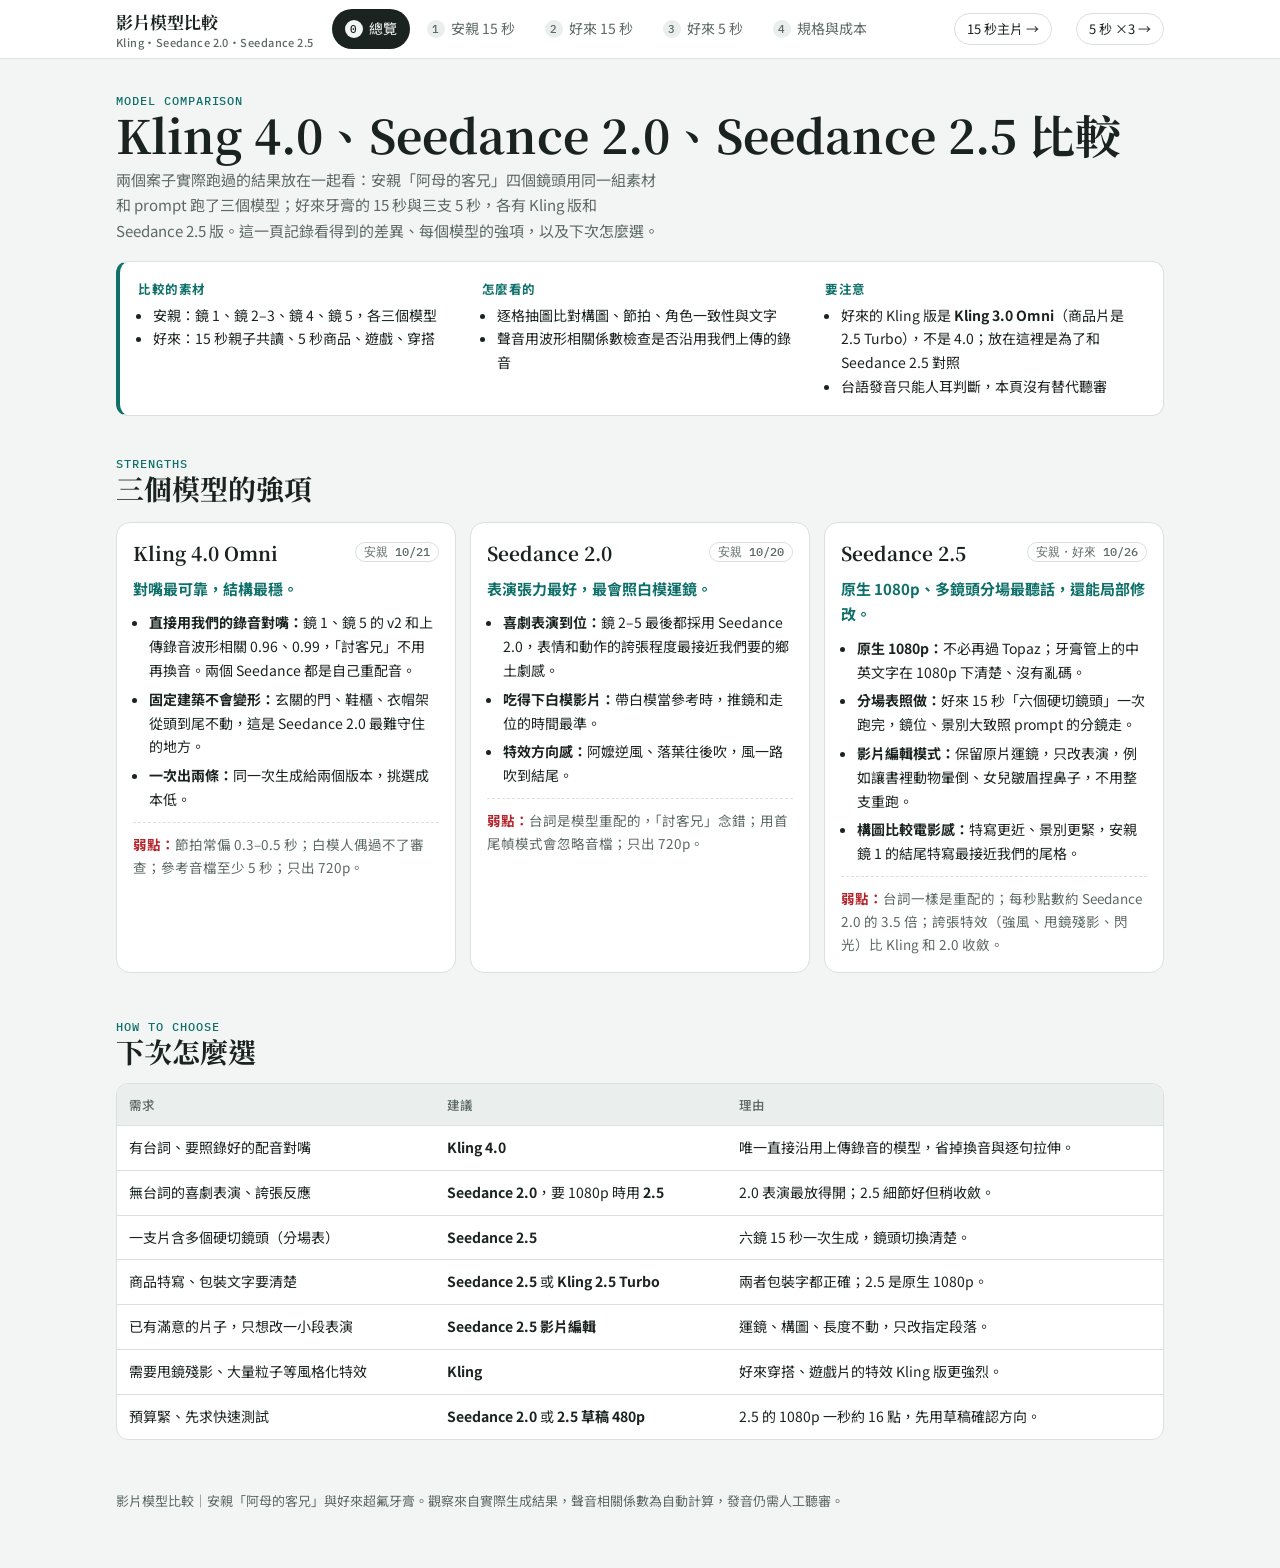
<file: models.html>
<!doctype html>
<html lang="zh-Hant">
<head>
<meta charset="utf-8">
<meta name="viewport" content="width=device-width, initial-scale=1, viewport-fit=cover">
<title>影片模型比較</title>
<meta name="description" content="Kling 4.0、Seedance 2.0、Seedance 2.5 在安親與好來牙膏兩個案子的實際生成比較：差異、強項與選用建議。">
<link rel="preconnect" href="https://fonts.googleapis.com">
<link rel="preconnect" href="https://fonts.gstatic.com" crossorigin>
<link rel="stylesheet" href="https://fonts.googleapis.com/css2?family=Noto+Serif+TC:wght@600;700&family=Noto+Sans+TC:wght@400;500;700&family=IBM+Plex+Mono:wght@400;500&display=swap">
<style>
/* layout: production record — sticky header with stage tabs (one panel per stage); inside each panel: handoff summary box, then sections of cards, tables and prompt slabs */
:root{
  --bg:#f3f5f4; --surface:#ffffff; --sunk:#eaeeec; --ink:#1b2321; --muted:#5d6966; --line:#d9e0dd;
  --teal:#0e7069; --teal-soft:#dcefec; --teal-ink:#ffffff; --red:#b3262d; --red-soft:#f8e3e3; --amber:#8a6514; --amber-soft:#f6ecd6;
  --f-display:"Noto Serif TC","PMingLiU","MingLiU",serif; --f-body:"Noto Sans TC","PingFang TC","Microsoft JhengHei",system-ui,sans-serif; --f-mono:"IBM Plex Mono",ui-monospace,Consolas,monospace;
  color-scheme:light;
}
@media (prefers-color-scheme:dark){:root:not([data-theme="light"]){--bg:#121615;--surface:#1a201e;--sunk:#151a19;--ink:#e6ecea;--muted:#9aa7a3;--line:#2c3533;--teal:#4fc0b4;--teal-soft:#16302d;--teal-ink:#0f1413;--red:#ec7b7f;--red-soft:#3a1d1f;--amber:#dcb35a;--amber-soft:#33291424;color-scheme:dark}}
:root[data-theme="dark"]{--bg:#121615;--surface:#1a201e;--sunk:#151a19;--ink:#e6ecea;--muted:#9aa7a3;--line:#2c3533;--teal:#4fc0b4;--teal-soft:#16302d;--teal-ink:#0f1413;--red:#ec7b7f;--red-soft:#3a1d1f;--amber:#dcb35a;--amber-soft:#332914;color-scheme:dark}
*{box-sizing:border-box}
html{scroll-padding-top:120px}
body{margin:0;background:var(--bg);color:var(--ink);font:15px/1.7 var(--f-body);-webkit-text-size-adjust:100%}
img,video,audio{max-width:100%;display:block}
a{color:var(--teal)}
code{font:12.5px var(--f-mono);background:var(--sunk);padding:1px 5px;border-radius:4px}
.wrap{max-width:1080px;margin:0 auto;padding-left:max(16px,env(safe-area-inset-left,0px));padding-right:max(16px,env(safe-area-inset-right,0px))}
body::before{content:"";position:fixed;inset:0 0 auto;height:env(safe-area-inset-top,0px);background:var(--surface);z-index:20}
header.top{position:sticky;top:env(safe-area-inset-top,0px);z-index:10;background:color-mix(in srgb,var(--surface) 94%,transparent);backdrop-filter:blur(8px);border-bottom:1px solid var(--line)}
header.top .wrap{display:flex;align-items:center;gap:18px;min-height:58px}
.brand{font:700 17px var(--f-display);white-space:nowrap}
.brand small{display:block;font:500 11px var(--f-body);color:var(--muted);letter-spacing:.04em}
.tabs{display:flex;gap:4px;overflow-x:auto;scrollbar-width:none;min-width:0;padding-block:8px}
.tabs::-webkit-scrollbar{display:none}
.tabs a{display:flex;align-items:center;gap:6px;color:var(--muted);text-decoration:none;font-size:14px;padding:7px 12px;border-radius:999px;white-space:nowrap;border:1px solid transparent}
.tabs a .n{font:500 11px var(--f-mono);width:18px;height:18px;border-radius:50%;display:grid;place-items:center;background:var(--sunk);color:var(--muted)}
.tabs a:hover{background:var(--sunk);color:var(--ink)}
.tabs a[aria-selected="true"]{background:var(--ink);color:var(--bg)}
.tabs a[aria-selected="true"] .n{background:var(--bg);color:var(--ink)}
.tabs a:focus-visible,.chip:focus-visible,button:focus-visible,summary:focus-visible{outline:2px solid var(--teal);outline-offset:2px}
.subnav{display:flex;gap:6px;flex-wrap:wrap;margin-top:14px}
.subnav a{font-size:13px;color:var(--muted);text-decoration:none;border:1px solid var(--line);background:var(--surface);padding:3px 11px;border-radius:999px}
.subnav a:hover{color:var(--ink)}
[role="tabpanel"][hidden]{display:none}
section{padding-block:40px 6px}
.panelhead{padding-top:34px}
h1,h2,h3{font-family:var(--f-display);font-weight:700;text-wrap:balance;margin:0}
h1{font-size:clamp(30px,5vw,46px);line-height:1.15}
h2{font-size:clamp(22px,3vw,28px);line-height:1.25;margin-bottom:6px}
h3{font-size:18px;line-height:1.35}
.lead{color:var(--muted);max-width:68ch;margin:6px 0 0}
p{max-width:72ch}
.eyebrow{font:500 12px var(--f-mono);letter-spacing:.08em;text-transform:uppercase;color:var(--teal)}
/* handoff box */
.handoff{margin-top:18px;background:var(--surface);border:1px solid var(--line);border-left:4px solid var(--teal);border-radius:12px;padding:16px 18px;display:grid;grid-template-columns:repeat(auto-fit,minmax(220px,1fr));gap:12px 24px}
.handoff h4{margin:0 0 4px;font-size:12.5px;color:var(--teal);font-weight:700;letter-spacing:.04em}
.handoff ul{margin:0;padding-left:1.1em;font-size:14px}
.handoff p{margin:0;font-size:14px}
.path{font:12.5px/1.6 var(--f-mono);color:var(--muted);word-break:break-all}
/* hero */
.hero{display:grid;grid-template-columns:minmax(0,1fr) minmax(220px,300px);gap:32px;align-items:start;padding-top:34px}
.showlogo{width:min(240px,60%);height:auto;margin:0 0 14px;filter:drop-shadow(0 2px 6px rgba(0,0,0,.18))}
.hero p.logline{font-size:17px;max-width:46ch;margin:14px 0 0}
.facts{display:grid;grid-template-columns:repeat(auto-fill,minmax(150px,1fr));gap:10px;margin-top:22px}
.fact{background:var(--surface);border:1px solid var(--line);border-radius:10px;padding:10px 12px}
.fact b{display:block;font-size:12px;color:var(--muted);font-weight:500}
.fact span{font-weight:700}
.player{background:#000;border-radius:14px;overflow:hidden;aspect-ratio:9/16;width:100%}
.player video{width:100%;height:100%;object-fit:contain}
.vtabs{display:flex;gap:6px;margin-top:10px;flex-wrap:wrap}
.chip{font:inherit;font-size:13px;border:1px solid var(--line);background:var(--surface);color:var(--muted);padding:4px 12px;border-radius:999px;cursor:pointer}
.chip[aria-pressed="true"]{background:var(--ink);color:var(--bg);border-color:var(--ink)}
.legend{font-size:12.5px;color:var(--muted);margin-top:8px}
@media (max-width:760px){.hero{grid-template-columns:1fr}.hero .side{max-width:320px}}
/* pipeline */
.pipe{display:grid;grid-template-columns:repeat(5,minmax(0,1fr));gap:12px;margin-top:18px;counter-reset:st}
@media (max-width:980px){.pipe{grid-template-columns:repeat(3,minmax(0,1fr))}}
@media (max-width:700px){.pipe{grid-template-columns:repeat(2,minmax(0,1fr))}}
@media (max-width:460px){.pipe{grid-template-columns:1fr}}
.pipe a{display:grid;gap:4px;align-content:start;background:var(--surface);border:1px solid var(--line);border-radius:12px;padding:14px;color:inherit;text-decoration:none;position:relative}
.pipe a:hover{border-color:var(--teal)}
.pipe .k{font:500 12px var(--f-mono);color:var(--teal)}
.pipe b{font-size:16px}
.pipe span{font-size:13px;color:var(--muted)}
.pipe .done{font-size:11.5px;color:var(--teal);background:var(--teal-soft);border-radius:999px;padding:1px 8px;justify-self:start;margin-top:4px}
/* timeline bar */
.tl{margin-top:16px;display:grid;height:40px;border-radius:8px;overflow:hidden;border:1px solid var(--line);background:var(--surface)}
.tl a,.tl div{display:flex;flex-direction:column;align-items:center;justify-content:center;font:500 12px/1.2 var(--f-mono);color:var(--ink);text-decoration:none;border-right:1px solid var(--line);white-space:nowrap;overflow:hidden}
.tl small{font-size:10.5px;color:var(--muted)}
.tl > :last-child{border-right:none}
.tl > :nth-child(odd){background:var(--sunk)}
.tlnote{display:flex;justify-content:space-between;font:12px var(--f-mono);color:var(--muted);margin-top:4px}
/* storyboard */
.shots{display:grid;gap:18px;margin-top:20px}
.shot{background:var(--surface);border:1px solid var(--line);border-radius:14px;padding:18px;display:grid;grid-template-columns:minmax(0,300px) minmax(0,1fr);gap:20px}
@media (max-width:820px){.shot{grid-template-columns:1fr}}
.shot .time{font:500 13px var(--f-mono);color:var(--teal)}
.shot h3{margin:2px 0 8px}
.shot p{margin:0 0 8px}
.kv{display:grid;grid-template-columns:auto 1fr;gap:2px 12px;font-size:13.5px;margin:8px 0}
.kv dt{color:var(--muted)} .kv dd{margin:0}
.line{border-left:3px solid var(--red);padding:6px 0 6px 12px;margin:10px 0}
.line .who{font-size:12px;color:var(--red);font-weight:700}
.line .tw{font-family:var(--f-display);font-size:18px;line-height:1.5}
.line .tl8{font:13px/1.5 var(--f-mono);color:var(--muted)}
.line .zh{font-size:13.5px}
.frames{display:grid;grid-template-columns:repeat(auto-fill,minmax(120px,1fr));gap:10px;align-content:start}
.frame{margin:0;display:grid;gap:4px;align-content:start}
.frame .ph{aspect-ratio:9/16;border-radius:8px;overflow:hidden;background:var(--sunk);border:1px solid var(--line);display:grid;place-items:center;position:relative}
.frame img{width:100%;height:100%;object-fit:cover;cursor:zoom-in}
.frame figcaption{font-size:12px;color:var(--muted);line-height:1.4}
.frame figcaption b{color:var(--ink);font-weight:500}
.frame.old .ph::after{content:"已替換";position:absolute;top:6px;left:6px;font-size:11px;background:rgba(0,0,0,.65);color:#fff;padding:1px 7px;border-radius:999px}
.frame.new .ph{outline:2px solid var(--teal);outline-offset:-2px}
.frame.new .ph::after{content:"影片用";position:absolute;top:6px;left:6px;font-size:11px;background:var(--teal);color:var(--teal-ink);padding:1px 7px;border-radius:999px}
details{margin-top:12px;border-top:1px dashed var(--line);padding-top:10px}
summary{cursor:pointer;font-size:13.5px;color:var(--teal);font-weight:500}
.ptitle{font-size:13px;font-weight:700;margin:12px 0 4px}
.promptbox{position:relative;margin-top:6px}
pre{margin:0;background:var(--sunk);border:1px solid var(--line);border-radius:10px;padding:14px;font:12.5px/1.65 var(--f-mono);white-space:pre-wrap;word-break:break-word;max-height:360px;overflow:auto}
.copy{position:absolute;top:8px;right:8px;font:inherit;font-size:12px;border:none;border-radius:999px;background:var(--teal);color:var(--teal-ink);padding:4px 12px;cursor:pointer}
/* tables */
.tblwrap{overflow-x:auto;margin-top:14px;border:1px solid var(--line);border-radius:12px;background:var(--surface)}
table{border-collapse:collapse;width:100%;font-size:14px;min-width:620px}
th,td{text-align:left;padding:10px 12px;border-bottom:1px solid var(--line);vertical-align:top}
th{font-size:12.5px;color:var(--muted);font-weight:500;background:var(--sunk)}
tr:last-child td{border-bottom:none}
td.mono,.mono{font:12.5px/1.6 var(--f-mono)}
td .tw{font-family:var(--f-display);font-size:16px}
.nowrap{white-space:nowrap}
.pick{display:inline-block;font-size:11.5px;padding:1px 8px;border-radius:999px;background:var(--teal);color:var(--teal-ink);margin-left:6px;vertical-align:2px;white-space:nowrap}
.pick.no{background:var(--red)}
.pick.mid{background:var(--amber);color:#fff}
b.rh{color:var(--red)}
#voice td:first-child,#voice th:first-child{white-space:nowrap}
/* asset cards */
.cards{display:grid;grid-template-columns:repeat(auto-fill,minmax(300px,1fr));gap:16px;margin-top:18px}
.card{background:var(--surface);border:1px solid var(--line);border-radius:14px;overflow:hidden;display:flex;flex-direction:column}
.card.wide{grid-column:1/-1}
.chead{display:flex;flex-wrap:wrap;align-items:center;gap:8px 10px;padding:12px 14px;border-bottom:1px solid var(--line)}
.num{font:500 13px var(--f-mono);color:var(--teal)}
.cname{font-weight:700;flex:1;min-width:8em}
.seg{display:inline-flex;border:1px solid var(--line);border-radius:999px;padding:2px;background:var(--sunk)}
.seg button{font:inherit;font-size:12.5px;border:none;background:transparent;color:var(--muted);padding:3px 12px;border-radius:999px;cursor:pointer}
.seg button[aria-pressed="true"]{background:var(--ink);color:var(--bg)}
.cbody{padding:14px;display:grid;gap:10px}
.use{font-size:13.5px;color:var(--muted);margin:0}
.cimgs{display:grid;gap:8px;grid-template-columns:repeat(auto-fill,minmax(120px,1fr))}
.card.wide .cimgs{grid-template-columns:1fr}
.cimgs img{border-radius:8px;width:100%;cursor:zoom-in;background:var(--sunk)}
.tips{margin:0;padding-left:1.2em;font-size:13px;color:var(--muted)}
/* panels */
.grid2{display:grid;grid-template-columns:repeat(auto-fit,minmax(280px,1fr));gap:16px;margin-top:14px}
.panel{background:var(--surface);border:1px solid var(--line);border-radius:12px;padding:16px}
.panel h3{font-size:17px;margin-bottom:8px}
ul.clean{margin:0;padding-left:1.15em}
ul.clean li+li{margin-top:5px}
ol.rules{margin:14px 0 0;padding:0;list-style:none;display:grid;gap:10px;counter-reset:r}
ol.rules li{counter-increment:r;background:var(--surface);border:1px solid var(--line);border-radius:12px;padding:12px 14px 12px 52px;position:relative}
ol.rules li::before{content:counter(r);position:absolute;left:14px;top:12px;width:26px;height:26px;border-radius:50%;background:var(--teal);color:var(--teal-ink);display:grid;place-items:center;font:500 13px var(--f-mono)}
ol.rules b{display:block}
ol.rules span{font-size:14px;color:var(--muted)}
.note{background:var(--amber-soft);border-radius:12px;padding:14px 16px;margin-top:14px;font-size:14px}
.note strong{color:var(--amber)}
.zone{display:inline-block;width:10px;height:10px;border-radius:2px;margin-right:6px;vertical-align:0}
/* generation cards */
.gen{background:var(--surface);border:1px solid var(--line);border-radius:14px;padding:18px;display:grid;grid-template-columns:minmax(0,230px) minmax(0,1fr);gap:22px;margin-top:18px}
@media (max-width:760px){.gen{grid-template-columns:1fr}.gen .vid{max-width:260px}}
.gen .vid video{width:100%;aspect-ratio:9/16;background:#000;border-radius:10px;object-fit:contain}
.gen .vid p{font-size:12.5px;color:var(--muted);margin:6px 0 0}
.gen h3{margin:2px 0 6px}
.chips{display:flex;flex-wrap:wrap;gap:6px;margin:6px 0 10px}
.chips span{font-size:12px;border:1px solid var(--line);border-radius:999px;padding:1px 9px;color:var(--muted);background:var(--bg)}
.refs{display:grid;grid-template-columns:repeat(auto-fill,minmax(86px,1fr));gap:8px;margin:10px 0}
.refs figure{min-width:0;margin:0;display:grid;grid-template-columns:minmax(0,1fr);gap:3px;align-content:start}
.refs .ph{aspect-ratio:9/16;border-radius:6px;overflow:hidden;background:var(--sunk);border:1px solid var(--line);display:grid;place-items:center;text-align:center;font-size:11px;color:var(--muted);padding:4px}
.refs figure.wide{grid-column:span 2}
.refs .ph.wide{aspect-ratio:16/9;padding:0}
.refs img{width:100%;height:100%;object-fit:cover;cursor:zoom-in}
.refs figcaption{font-size:11.5px;line-height:1.35;color:var(--muted)}
.refs figcaption code{display:block;font-size:11.5px;color:var(--red);background:none;padding:0}
.verdict{font-size:14px;border-left:3px solid var(--teal);padding:4px 0 4px 12px;margin:8px 0}
.verdict.warn{border-color:var(--amber)}
/* audio */
.alist{display:grid;gap:6px;margin-top:10px}
.arow{display:grid;grid-template-columns:auto auto minmax(0,1fr) auto;align-items:center;gap:12px;background:var(--surface);border:1px solid var(--line);border-radius:10px;padding:7px 10px}
.arow.final{border-color:var(--teal);background:color-mix(in srgb,var(--teal-soft) 60%,var(--surface))}
.arow .id{font:500 13px var(--f-mono);color:var(--red);min-width:2.6em}
.arow .meta{min-width:0;font-size:14px}
.arow .meta span{color:var(--muted);font-size:12.5px;margin-left:6px}
.play{width:36px;height:36px;border:none;border-radius:50%;background:var(--teal);color:var(--teal-ink);display:grid;place-items:center;cursor:pointer}
.play svg{width:14px;height:14px;fill:currentColor}
.cmp{display:grid;grid-template-columns:repeat(auto-fit,minmax(240px,1fr));gap:12px;margin-top:12px}
.cmp .panel{display:grid;gap:8px;align-content:start}
.cmp audio{width:100%}
.cmp .panel p{margin:0;font-size:13.5px;color:var(--muted)}
.layers{display:grid;grid-template-columns:repeat(auto-fill,minmax(130px,1fr));gap:10px;margin-top:12px}
.layers figure{margin:0;display:grid;grid-template-columns:minmax(0,1fr);gap:4px;min-width:0}
.layers .ph{min-width:0;overflow:hidden}
.layers .ph{aspect-ratio:1;border-radius:8px;border:1px solid var(--line);display:grid;place-items:center;padding:8px;background:repeating-conic-gradient(#cfd6d3 0 25%,#eef1f0 0 50%) 0 0/16px 16px}
.layers img{width:100%;height:100%;min-width:0;object-fit:contain}
.layers figcaption{font-size:12px;color:var(--muted)}
.tree{font:12.5px/1.75 var(--f-mono);background:var(--surface);border:1px solid var(--line);border-radius:12px;padding:14px 16px;margin-top:14px;overflow-x:auto;white-space:pre}
/* kling */
.ksum{display:grid;grid-template-columns:repeat(4,minmax(0,1fr));gap:12px;margin-top:14px}
@media (max-width:860px){.ksum{grid-template-columns:repeat(2,minmax(0,1fr))}}
@media (max-width:460px){.ksum{grid-template-columns:1fr}}
.ksum a{display:grid;gap:6px;align-content:start;background:var(--surface);border:1px solid var(--line);border-radius:12px;padding:14px;color:inherit;text-decoration:none;min-width:0}
.ksum a.win{border-color:var(--teal);border-width:2px}
.ksum b{font-size:15px}.ksum p{margin:0;font-size:13px;color:var(--muted)}
.kshot{background:var(--surface);border:1px solid var(--line);border-radius:14px;padding:18px;margin-top:18px;display:grid;gap:14px}
.kshot .head{display:flex;flex-wrap:wrap;align-items:baseline;gap:6px 14px}
.kshot .head .meta{font:12.5px var(--f-mono);color:var(--muted)}
.kctl{display:flex;flex-wrap:wrap;gap:10px;align-items:center;font-size:13px;color:var(--muted)}
.kctl button{font:inherit;font-size:13px;border:none;border-radius:999px;background:var(--teal);color:var(--teal-ink);padding:5px 14px;cursor:pointer}
.kctl select{font:inherit;font-size:13px;padding:3px 8px;border-radius:8px;border:1px solid var(--line);background:var(--surface);color:var(--ink)}
.reel{display:grid;grid-template-columns:repeat(3,minmax(0,1fr));gap:12px}
@media (max-width:560px){.reel{grid-template-columns:repeat(3,minmax(0,1fr));gap:6px}}
.reel figure{margin:0;display:grid;gap:4px;min-width:0}
.reel video{width:100%;aspect-ratio:9/16;background:#000;border-radius:8px;object-fit:contain}
.reel figcaption{font-size:12.5px;display:flex;flex-wrap:wrap;gap:4px 8px;align-items:center}
.reel figure.win video{outline:3px solid var(--teal);outline-offset:-1px}
.knotes{display:grid;grid-template-columns:repeat(auto-fit,minmax(260px,1fr));gap:12px 24px}
.knotes h3{font-size:14px;font-family:var(--f-body)}
.knotes ul{margin:4px 0 0;padding-left:1.15em;font-size:14px}
footer{padding-block:44px 56px;color:var(--muted);font-size:13px}
/* lightbox */
.lb{position:fixed;inset:0;background:rgba(0,0,0,.86);display:grid;place-items:center;z-index:50;padding:max(16px,env(safe-area-inset-top,0px)) max(16px,env(safe-area-inset-right,0px)) max(16px,env(safe-area-inset-bottom,0px)) max(16px,env(safe-area-inset-left,0px))}
.lb img{max-height:100%;max-width:100%;border-radius:8px}
.lb button{position:absolute;top:calc(12px + env(safe-area-inset-top,0px));right:calc(12px + env(safe-area-inset-right,0px));font:inherit;border:none;border-radius:999px;padding:6px 14px;background:#fff;color:#000;cursor:pointer}
.xlink{margin-left:auto;font-size:13px;white-space:nowrap;text-decoration:none;border:1px solid var(--line);border-radius:999px;padding:4px 12px;color:var(--ink);background:var(--surface)}
.xlink:hover{border-color:var(--teal);color:var(--teal)}
@media (max-width:560px){.xlink{display:none}}
.cmpgrid{display:grid;grid-template-columns:repeat(3,minmax(0,1fr));gap:14px;margin-top:16px}
@media (max-width:900px){.cmpgrid{grid-template-columns:1fr}}
.mcard{background:var(--surface);border:1px solid var(--line);border-radius:14px;padding:16px;display:grid;gap:10px;align-content:start;min-width:0}
.mhead{display:flex;justify-content:space-between;align-items:center;gap:8px;flex-wrap:wrap}
.mhead b{font:700 19px var(--f-display)}
.chip2{font:500 11.5px var(--f-mono);color:var(--muted);border:1px solid var(--line);border-radius:999px;padding:1px 8px}
.mone{margin:0;font-weight:700;color:var(--teal)}
.mcard ul{font-size:14px}
.mweak{margin:0;font-size:13.5px;color:var(--muted);border-top:1px dashed var(--line);padding-top:10px}
.mweak b{color:var(--red)}
.mtag{display:inline-block;font:500 11.5px var(--f-body);padding:1px 8px;border-radius:999px;white-space:nowrap}
.mtag.t20{background:var(--amber-soft);color:var(--amber)}
.mtag.tk{background:var(--red-soft);color:var(--red)}
.mtag.t25{background:var(--teal-soft);color:var(--teal)}
.reel figcaption{justify-content:space-between}
.reel figcaption .sub{color:var(--muted);font-size:12px}
.knotes3{display:grid;grid-template-columns:repeat(3,minmax(0,1fr));gap:12px 20px}
.knotes3.two{grid-template-columns:repeat(2,minmax(0,1fr))}
@media (max-width:760px){.knotes3,.knotes3.two{grid-template-columns:1fr}}
.knotes3 p{margin:6px 0 0;font-size:14px}
@media (max-width:560px){.kshot .reel{grid-template-columns:repeat(2,minmax(0,1fr))!important}}
.xlink.x2{margin-left:6px}
</style>
</head>
<body>
<header class="top"><div class="wrap">
  <span class="brand">影片模型比較<small>Kling・Seedance 2.0・Seedance 2.5</small></span>
  <nav class="tabs" role="tablist" aria-label="比較內容">
    <a role="tab" href="#overview" id="tab-overview" aria-controls="overview"><span class="n">0</span>總覽</a>
    <a role="tab" href="#ac" id="tab-ac" aria-controls="ac"><span class="n">1</span>安親 15 秒</a>
    <a role="tab" href="#hl15" id="tab-hl15" aria-controls="hl15"><span class="n">2</span>好來 15 秒</a>
    <a role="tab" href="#hl5" id="tab-hl5" aria-controls="hl5"><span class="n">3</span>好來 5 秒</a>
    <a role="tab" href="#spec" id="tab-spec" aria-controls="spec"><span class="n">4</span>規格與成本</a>
  </nav>
  <a class="xlink" href="index.html">15 秒主片 →</a><a class="xlink x2" href="5s.html">5 秒 ×3 →</a>
</div></header>

<main class="wrap">

<!-- ============ 0 總覽 ============ -->
<div role="tabpanel" id="overview" aria-labelledby="tab-overview">
<div class="panelhead">
  <div class="eyebrow">Model comparison</div>
  <h1>Kling 4.0、Seedance 2.0、Seedance 2.5 比較</h1>
  <p class="lead">兩個案子實際跑過的結果放在一起看：安親「阿母的客兄」四個鏡頭用同一組素材和 prompt 跑了三個模型；好來牙膏的 15 秒與三支 5 秒，各有 Kling 版和 Seedance 2.5 版。這一頁記錄看得到的差異、每個模型的強項，以及下次怎麼選。</p>
  <div class="handoff">
    <div><h4>比較的素材</h4><ul><li>安親：鏡 1、鏡 2–3、鏡 4、鏡 5，各三個模型</li><li>好來：15 秒親子共讀、5 秒商品、遊戲、穿搭</li></ul></div>
    <div><h4>怎麼看的</h4><ul><li>逐格抽圖比對構圖、節拍、角色一致性與文字</li><li>聲音用波形相關係數檢查是否沿用我們上傳的錄音</li></ul></div>
    <div><h4>要注意</h4><ul><li>好來的 Kling 版是 <b>Kling 3.0 Omni</b>（商品片是 2.5 Turbo），不是 4.0；放在這裡是為了和 Seedance 2.5 對照</li><li>台語發音只能人耳判斷，本頁沒有替代聽審</li></ul></div>
  </div>
</div>

<section>
  <div class="eyebrow">Strengths</div>
  <h2>三個模型的強項</h2>
  <div class="cmpgrid">
    <article class="mcard"><div class="mhead"><b>Kling 4.0 Omni</b><span class="chip2">安親 10/21</span></div>
      <p class="mone">對嘴最可靠，結構最穩。</p>
      <ul class="clean">
        <li><b>直接用我們的錄音對嘴：</b>鏡 1、鏡 5 的 v2 和上傳錄音波形相關 0.96、0.99，「討客兄」不用再換音。兩個 Seedance 都是自己重配音。</li>
        <li><b>固定建築不會變形：</b>玄關的門、鞋櫃、衣帽架從頭到尾不動，這是 Seedance 2.0 最難守住的地方。</li>
        <li><b>一次出兩條：</b>同一次生成給兩個版本，挑選成本低。</li>
      </ul>
      <p class="mweak"><b>弱點：</b>節拍常偏 0.3–0.5 秒；白模人偶過不了審查；參考音檔至少 5 秒；只出 720p。</p>
    </article>
    <article class="mcard"><div class="mhead"><b>Seedance 2.0</b><span class="chip2">安親 10/20</span></div>
      <p class="mone">表演張力最好，最會照白模運鏡。</p>
      <ul class="clean">
        <li><b>喜劇表演到位：</b>鏡 2–5 最後都採用 Seedance 2.0，表情和動作的誇張程度最接近我們要的鄉土劇感。</li>
        <li><b>吃得下白模影片：</b>帶白模當參考時，推鏡和走位的時間最準。</li>
        <li><b>特效方向感：</b>阿嬤逆風、落葉往後吹，風一路吹到結尾。</li>
      </ul>
      <p class="mweak"><b>弱點：</b>台詞是模型重配的，「討客兄」念錯；用首尾幀模式會忽略音檔；只出 720p。</p>
    </article>
    <article class="mcard"><div class="mhead"><b>Seedance 2.5</b><span class="chip2">安親・好來 10/26</span></div>
      <p class="mone">原生 1080p、多鏡頭分場最聽話，還能局部修改。</p>
      <ul class="clean">
        <li><b>原生 1080p：</b>不必再過 Topaz；牙膏管上的中英文字在 1080p 下清楚、沒有亂碼。</li>
        <li><b>分場表照做：</b>好來 15 秒「六個硬切鏡頭」一次跑完，鏡位、景別大致照 prompt 的分鏡走。</li>
        <li><b>影片編輯模式：</b>保留原片運鏡，只改表演，例如讓書裡動物暈倒、女兒皺眉捏鼻子，不用整支重跑。</li>
        <li><b>構圖比較電影感：</b>特寫更近、景別更緊，安親鏡 1 的結尾特寫最接近我們的尾格。</li>
      </ul>
      <p class="mweak"><b>弱點：</b>台詞一樣是重配的；每秒點數約 Seedance 2.0 的 3.5 倍；誇張特效（強風、甩鏡殘影、閃光）比 Kling 和 2.0 收斂。</p>
    </article>
  </div>
</section>

<section>
  <div class="eyebrow">How to choose</div>
  <h2>下次怎麼選</h2>
  <div class="tblwrap"><table>
    <thead><tr><th>需求</th><th>建議</th><th>理由</th></tr></thead>
    <tbody>
      <tr><td>有台詞、要照錄好的配音對嘴</td><td><b>Kling 4.0</b></td><td>唯一直接沿用上傳錄音的模型，省掉換音與逐句拉伸。</td></tr>
      <tr><td>無台詞的喜劇表演、誇張反應</td><td><b>Seedance 2.0</b>，要 1080p 時用 <b>2.5</b></td><td>2.0 表演最放得開；2.5 細節好但稍收斂。</td></tr>
      <tr><td>一支片含多個硬切鏡頭（分場表）</td><td><b>Seedance 2.5</b></td><td>六鏡 15 秒一次生成，鏡頭切換清楚。</td></tr>
      <tr><td>商品特寫、包裝文字要清楚</td><td><b>Seedance 2.5</b> 或 <b>Kling 2.5 Turbo</b></td><td>兩者包裝字都正確；2.5 是原生 1080p。</td></tr>
      <tr><td>已有滿意的片子，只想改一小段表演</td><td><b>Seedance 2.5 影片編輯</b></td><td>運鏡、構圖、長度不動，只改指定段落。</td></tr>
      <tr><td>需要甩鏡殘影、大量粒子等風格化特效</td><td><b>Kling</b></td><td>好來穿搭、遊戲片的特效 Kling 版更強烈。</td></tr>
      <tr><td>預算緊、先求快速測試</td><td><b>Seedance 2.0</b> 或 <b>2.5 草稿 480p</b></td><td>2.5 的 1080p 一秒約 16 點，先用草稿確認方向。</td></tr>
    </tbody>
  </table></div>
</section>
</div>

<!-- ============ 1 安親 ============ -->
<div role="tabpanel" id="ac" aria-labelledby="tab-ac" hidden>
<div class="panelhead">
  <div class="eyebrow">Case 1｜安親「阿母的客兄」</div>
  <h1>安親 15 秒：同一組素材跑三個模型</h1>
  <p class="lead">四個鏡頭都用同一組角色三視表、首尾定格和台語錄音，prompt 結構相同（Kling 版依規格改了參考語法與音檔長度）。每段左到右是 Seedance 2.0、Kling 4.0、Seedance 2.5。可以選擇聽哪一欄的聲音。</p>
  <div class="handoff">
    <div><h4>版本</h4><ul><li>Seedance 2.0：v8 用的原始生成（720p）</li><li>Kling 4.0 Omni：CLI 生成，每段兩條，這裡放較好的一條（720p）</li><li>Seedance 2.5：10/26 重跑（1080p）</li></ul></div>
    <div><h4>成片採用</h4><ul><li>v10：鏡 1 用 Kling，鏡 2–5 用 Seedance 2.0</li><li>Seedance 2.5 版尚未剪進成片</li></ul></div>
    <div><h4>網頁版</h4><ul><li>影片都壓成 540×960，原檔路徑見「規格與成本」</li></ul></div>
  </div>
  <nav class="subnav" aria-label="本頁段落"><a href="#ac-1">鏡 1</a><a href="#ac-2">鏡 2–3</a><a href="#ac-3">鏡 4</a><a href="#ac-4">鏡 5</a><a href="#ac-audio">聲音</a></nav>
</div>
<div id="aclist"></div>
<section id="ac-audio">
  <h2>聲音：誰真的用了我們的錄音</h2>
  <p class="lead">把生成影片的聲音和上傳的錄音做波形相關（1 = 完全相同，0 = 無關）。數字高代表模型直接拿錄音來對嘴；數字低代表它照文字和錄音的語氣自己重配了一次，發音可能跑掉。</p>
  <div class="tblwrap"><table>
    <thead><tr><th>鏡頭</th><th>Seedance 2.0</th><th>Kling 4.0</th><th>Seedance 2.5</th></tr></thead>
    <tbody>
      <tr><td>鏡 1 阿公</td><td class="mono">0.11</td><td class="mono"><b>0.96</b>（v2）／0.25（v1）</td><td class="mono">0.05</td></tr>
      <tr><td>鏡 2–3 女兒</td><td class="mono">—</td><td class="mono">不吻合</td><td class="mono">0.10</td></tr>
      <tr><td>鏡 5 阿嬤</td><td class="mono">0.21</td><td class="mono"><b>0.99</b>（v2）／0.76（v1）</td><td class="mono">0.02</td></tr>
    </tbody>
  </table></div>
  <div class="note"><strong>實務意義：</strong>Seedance（2.0、2.5）的台詞要預期後製換音；Kling 4.0 的錄音至少要 5 秒，短台詞要補靜音，補了之後它也會改成重配（鏡 2–3）。</div>
</section>
</div>

<!-- ============ 2 好來 15 秒 ============ -->
<div role="tabpanel" id="hl15" aria-labelledby="tab-hl15" hidden>
<div class="panelhead">
  <div class="eyebrow">Case 2｜好來超氟牙膏 15 秒</div>
  <h1>好來 15 秒：Kling 3.0 Omni vs Seedance 2.5</h1>
  <p class="lead">睡前親子共讀：爸爸念故事時口氣變成炸雞形狀飄到書上，書裡的動物嚇跑；刷牙後吐出薄荷葉，動物回來歡呼，女兒抱住爸爸。兩版用同一份六鏡分場表（prompt pack v7）。</p>
  <div class="handoff">
    <div><h4>版本</h4><ul><li>Kling 3.0 Omni：9/4 的 Element 版（720p）</li><li>Seedance 2.5：10/26 從參考圖重新生成（1080p）</li><li>Seedance 2.5 影片編輯：9/30 以 Kling 版為底，只改三段表演</li></ul></div>
    <div><h4>檔案</h4><p class="path">牙膏\footage\kling_20260904_VIDEO_Element1是主_2745_0.mp4<br>牙膏\edit-video\hf_20260930_…f3ca072d….mp4<br>Seedance 2.5 新版：Higgsfield c405a131（未存到本機）</p></div>
  </div>
  <nav class="subnav" aria-label="本頁段落"><a href="#hl15-gen">重新生成</a><a href="#hl15-edit">影片編輯</a></nav>
</div>
<div id="hl15list"></div>
</div>

<!-- ============ 3 好來 5 秒 ============ -->
<div role="tabpanel" id="hl5" aria-labelledby="tab-hl5" hidden>
<div class="panelhead">
  <div class="eyebrow">Case 3｜好來 5 秒</div>
  <h1>好來 5 秒：三支 Kling vs Seedance 2.5</h1>
  <p class="lead">商品特寫、口腔消消樂遊戲、穿搭街拍三支，都用首尾圖（加參考圖或白模影片）生成。Kling 版是 9 月做的，Seedance 2.5 版是 10/26 用相近的 prompt 重跑。</p>
  <div class="handoff">
    <div><h4>版本</h4><ul><li>商品：Kling 2.5 Turbo（首尾幀）vs Seedance 2.5</li><li>遊戲、穿搭：Kling 3.0 Omni vs Seedance 2.5</li></ul></div>
    <div><h4>檔案</h4><p class="path">牙膏\5s_idea\seedance25\（遊戲、穿搭 2.5 版）<br>牙膏\5s_idea\footage\、temp\idea4\（Kling 版）<br>牙膏\footage\kling_20260904_Image_to_Video_…（商品 Kling 版）</p></div>
  </div>
  <nav class="subnav" aria-label="本頁段落"><a href="#hl5-prod">商品</a><a href="#hl5-game">遊戲</a><a href="#hl5-fash">穿搭</a></nav>
</div>
<div id="hl5list"></div>
</div>

<!-- ============ 4 規格與成本 ============ -->
<div role="tabpanel" id="spec" aria-labelledby="tab-spec" hidden>
<div class="panelhead">
  <div class="eyebrow">Specs &amp; cost</div>
  <h1>規格與成本</h1>
  <p class="lead">以下是實際操作時遇到的限制，不是官方完整規格；價格會變，以平台當下顯示為準。</p>
</div>
<section>
  <h2>實際遇到的規格</h2>
  <div class="tblwrap"><table>
    <thead><tr><th>項目</th><th>Kling 4.0 Omni</th><th>Seedance 2.0</th><th>Seedance 2.5</th></tr></thead>
    <tbody>
      <tr><td>使用管道</td><td>Claude Code CLI＋Kling MCP</td><td>Higgsfield MCP</td><td>Higgsfield MCP</td></tr>
      <tr><td>輸出</td><td>720p，一次 2 條</td><td>720p</td><td>480p／720p／1080p，4–30 秒</td></tr>
      <tr><td>參考素材</td><td>圖、影片、音檔（全能參考）</td><td>圖、影片、音檔（omni reference）</td><td>圖、影片、音檔；另有首尾幀、影片編輯、延長</td></tr>
      <tr><td>音檔限制</td><td>至少 5 秒</td><td>—</td><td>2–30 秒</td></tr>
      <tr><td>影片參考限制</td><td>至少 3 秒、最短邊 720px；白模人偶被審查擋</td><td>可用白模</td><td>可用白模</td></tr>
      <tr><td>對嘴</td><td>可直接沿用上傳錄音</td><td>重配音</td><td>重配音</td></tr>
      <tr><td>陷阱</td><td>智慧分鏡常開，單鏡頭要寫明 no cuts</td><td>放首尾幀會切成首尾幀模式，音檔被忽略</td><td>Higgsfield 可能先推薦 preset 而不送出，需明確拒絕</td></tr>
    </tbody>
  </table></div>
</section>
<section>
  <h2>成本</h2>
  <div class="tblwrap"><table>
    <thead><tr><th>模型</th><th>計價</th><th>安親四段（18–19 秒）</th><th>備註</th></tr></thead>
    <tbody>
      <tr><td>Kling 4.0 Omni</td><td class="mono">9 點／秒（每條）</td><td class="mono">342 Kling 點（8 條）</td><td>Kling 點數，和 Higgsfield credits 不同單位</td></tr>
      <tr><td>Seedance 2.0</td><td class="mono">約 4.5 credits／秒</td><td class="mono">約 81 credits（4 條）</td><td>720p，Higgsfield</td></tr>
      <tr><td>Seedance 2.5 1080p</td><td class="mono">16 credits／秒</td><td class="mono">288 credits（4 條）</td><td>5 秒 80、4 秒 64、15 秒 240</td></tr>
    </tbody>
  </table></div>
</section>
<section>
  <h2>原檔位置</h2>
  <div class="tree">C:\Users\wayne\Desktop\ann-ching\previz\
├─ seedance\output\                  Seedance 2.0 原始生成（r1a1、r1a2、r1b、r0_v3）
├─ kling\output\                     Kling 4.0：K1_鏡1_v1 … K4_鏡5_v2
└─ seedance\output_sd25_1080p\       Seedance 2.5：SD25_鏡1 … SD25_鏡5（1080p）

C:\Users\wayne\Desktop\牙膏\
├─ footage\                          好來 15 秒 Kling 3.0 各版、商品 Kling 版
├─ edit-video\                       Kling 影片替換版、Seedance 2.5 影片編輯版
└─ 5s_idea\                          5 秒 Kling 版、seedance25\ 2.5 版、完成稿 idea1／3／4</div>
</section>
</div>

</main>
<footer class="wrap">影片模型比較｜安親「阿母的客兄」與好來超氟牙膏。觀察來自實際生成結果，聲音相關係數為自動計算，發音仍需人工聽審。</footer>

<script>
const M="assets/models/";
const C={sd20:{n:"Seedance 2.0",cls:"t20"},k40:{n:"Kling 4.0",cls:"tk"},k30:{n:"Kling 3.0 Omni",cls:"tk"},k25:{n:"Kling 2.5 Turbo",cls:"tk"},sd25:{n:"Seedance 2.5",cls:"t25"},ed:{n:"Seedance 2.5 編輯",cls:"t25"}};
const AC=[
{id:"ac-1",title:"鏡 1｜客廳・阿公質問",meta:"5 秒・4 張圖＋白模＋阿公錄音",snd:2,
 cols:[["sd20","assets/sd/video/r1a1_shot1","r1a1"],["k40","assets/kling/k1v1","v1・成片採用"],["k40","assets/kling/k1v2","v2"],["sd25",M+"ac_sd25_1","1080p"]],
 notes:{sd20:"急推在 3.6–4.0 秒，最接近指定的 3.4 秒；驚嚇特寫張力足。台詞是重配的，「討客兄」念錯，v8 靠換音解決。",
        k40:"v1 表演最完整，v9 起成片採用；急推提早到約 3.0 秒。v2 直接沿用我們的錄音對嘴（相關 0.96）。",
        sd25:"約 2.2 秒起鏡頭就慢慢靠近，不是指定的鎖定機位；結尾特寫最緊、女兒留在背景，最像尾格。1080p 皺紋與皮膚細節最好。台詞重配。"}},
{id:"ac-2",title:"鏡 2–3｜女兒解釋＋阿公戴帽出門",meta:"4 秒（Kling 5 秒）・5 張圖＋兩段錄音",snd:3,
 cols:[["sd20","assets/sd/video/r1a2_shot2-3","r1a2・成片採用"],["k40","assets/kling/k2v1","v1"],["k40","assets/kling/k2v2","v2"],["sd25",M+"ac_sd25_2","1080p"]],
 notes:{sd20:"硬切約在 1.8 秒，最接近指定的 1.7 秒；拿帽、戴帽、開門出門一氣呵成，成片採用。",
        k40:"片長因音檔限制改成 5 秒；硬切約 2.0 秒，阿公台詞晚約 0.5 秒。玄關的門、鞋櫃、衣帽架最穩。",
        sd25:"玄關格局穩定，門與衣帽架沒有變形。阿公先揮手說台詞，約 3.4 秒才戴上帽子，開門被壓到最後一刻。兩段錄音補靜音到 2.5 秒才符合規格。"}},
{id:"ac-3",title:"鏡 4｜牆角偷看",meta:"4 秒・無台詞・5 張圖＋白模",snd:0,
 cols:[["sd20","assets/sd/video/r1b_shot4","r1b・成片採用"],["k40","assets/kling/k3v1","v1"],["k40","assets/kling/k3v2","v2"],["sd25",M+"ac_sd25_3","1080p"]],
 notes:{sd20:"推鏡後阿公瞪眼、女兒忍笑，兩種反應分得清楚，成片採用（剪掉後段女兒笑）。",
        k40:"強光開場最明顯；v1 推得快接近跳切，v2 推得慢。沒帶白模（被審查擋），推鏡時間靠文字。",
        sd25:"推鏡較晚，約在 2.6 秒；上下探頭、不重疊、手不入鏡都守住；反應幅度和 2.0 相近，畫面更清晰。"}},
{id:"ac-4",title:"鏡 5｜阿嬤漫步機",meta:"5 秒・3 張圖＋白模＋阿嬤錄音",snd:2,
 cols:[["sd20","assets/sd/video/r0v3_ama","r0 v3・成片採用"],["k40","assets/kling/k4v1","v1"],["k40","assets/kling/k4v2","v2"],["sd25",M+"ac_sd25_4","1080p"]],
 notes:{sd20:"逆風、落葉往後吹，一路吹到結尾，最符合 prompt；成片採用，用的是模型原聲。",
        k40:"v2 直接沿用阿嬤錄音（相關 0.99）。低角度繞到胸上特寫走得出來，但進特寫後風變弱、落葉幾乎消失。",
        sd25:"低角度推到胸上特寫，結尾構圖最接近尾格；風和落葉明顯較弱，毛巾只微微飄動。"}}
];
const HL15=[
{id:"hl15-gen",title:"重新生成：同一份六鏡分場表",meta:"15 秒・六個硬切鏡頭",snd:1,
 cols:[["k30",M+"hl15_k30","9/4 Element 版"],["sd25",M+"hl15_sd25","10/26・1080p"]],
 rows:[["Kling 3.0 Omni","景別偏寬；口氣是厚重的米色雲團，炸雞形狀很明顯；浴室是全身中景。這版之前已迭代多次（9/3 兩版、9/4 一版）。"],
       ["Seedance 2.5","六鏡硬切清楚，順序與分場表一致；景別更緊（刷牙特寫、擁抱特寫），較有電影感；口氣是小團半透明，比較符合「不能遮住女兒的臉」；薄荷葉從嘴裡飄出。第 1 鏡的炸雞形狀不如 Kling 明顯。"]]},
{id:"hl15-edit",title:"影片編輯：保留 Kling 運鏡，只改表演",meta:"Seedance 2.5 video edit・以 Kling 9/4 版為底",snd:0,
 cols:[["k30",M+"hl15_k30","原片"],["ed",M+"hl15_sd25edit","9/30 編輯"]],
 rows:[["要改的三處","① 口氣雲改成薄薄一口氣 ② 書裡動物聞到後暈倒 ③ 女兒從微笑改成皺眉捏鼻子。其他一律不動。"],
       ["結果","運鏡、構圖、片長完全保留。② 動物出現暈眩眼（做到），③ 女兒皺眉嫌棄（做到）；① 口氣仍是一大團雲（沒做到）。適合用來修局部表演，不適合大改特效。"]]}
];
const HL5=[
{id:"hl5-prod",title:"商品：冰塊→漩渦→牙膏升起",meta:"5 秒・實品照＋兩張定稿圖",snd:0,
 cols:[["k25",M+"hlprod_k25","9/4・首尾幀"],["sd25",M+"hlprod_sd25","10/26・1080p"]],
 rows:[["Kling 2.5 Turbo","冰塊融化成漩渦、牙膏升起，管身大、包裝字清楚；輸出 1016×2036。"],
       ["Seedance 2.5","流程相同；管身較小、薄荷葉更多。DARLIE、好來、超氟、12 等包裝字都正確、沒有亂碼，原生 1080p。"]]},
{id:"hl5-game",title:"遊戲：牙刷清掉口腔裡的食物怪",meta:"5 秒・首尾圖",snd:0,
 cols:[["k30",M+"hlgame_k30","9/10"],["sd25",M+"hlgame_sd25","10/26・1080p"]],
 rows:[["Kling 3.0 Omni","牙刷沿齒列掃過，薄荷葉、泡沫特效多，結尾整個口腔變成薄荷綠，遊戲感最強。"],
       ["Seedance 2.5","牙刷路徑一致、方向沒有翻轉（prompt 最強調的一點）；特效較少；約 3.9 秒時口腔先出現一層灰黃，再轉清澈，結尾一樣全白。"]]},
{id:"hl5-fash",title:"穿搭：橫移甩鏡拜訪三個人",meta:"5 秒・首尾圖＋參考圖＋白模影片",snd:0,
 cols:[["k30",M+"hlfash_k30","9/11"],["sd25",M+"hlfash_sd25","10/26・1080p"]],
 rows:[["Kling 3.0 Omni","兩次甩鏡都有強烈的水平殘影，最接近 prompt 要的 whip；三個人都全身入鏡。"],
       ["Seedance 2.5","甩鏡殘影較輕，比較像快速平移；第三位改成腰上近景；三人身上的牙膏包裝都清楚可讀。"]]}
];
function esc(s){return String(s).replace(/[&<>"]/g,c=>({"&":"&amp;","<":"&lt;",">":"&gt;",'"':"&quot;"}[c]))}
function reel(b){return `<div class="kctl"><button type="button" data-sync>全部同步從頭播</button><label>聲音來自 <select data-snd>${b.cols.map((c,i)=>`<option value="${i}"${i===b.snd?" selected":""}>${C[c[0]].n}${b.cols.filter(x=>x[0]===c[0]).length>1?" "+c[2].split("・")[0]:""}</option>`).join("")}</select></label></div>
 <div class="reel" style="grid-template-columns:repeat(${Math.max(2,b.cols.length)},minmax(0,1fr))">${b.cols.map(c=>`<figure><video src="${c[1]}.mp4" poster="${c[1]}.jpg" controls playsinline preload="none"></video><figcaption><span class="mtag ${C[c[0]].cls}">${C[c[0]].n}</span><span class="sub">${esc(c[2])}</span></figcaption></figure>`).join("")}</div>`}
document.getElementById("aclist").innerHTML=AC.map(b=>`<article class="kshot" id="${b.id}"><div class="head"><h3>${b.title}</h3><span class="meta">${b.meta}</span></div>${reel(b)}
 <div class="knotes3">${["sd20","k40","sd25"].map(k=>`<div><span class="mtag ${C[k].cls}">${C[k].n}</span><p>${b.notes[k]}</p></div>`).join("")}</div></article>`).join("");
function rowsHTML(b){return `<div class="knotes3 two">${b.rows.map(r=>`<div><b>${r[0]}</b><p>${r[1]}</p></div>`).join("")}</div>`}
document.getElementById("hl15list").innerHTML=HL15.map(b=>`<article class="kshot" id="${b.id}"><div class="head"><h3>${b.title}</h3><span class="meta">${b.meta}</span></div>${reel(b)}${rowsHTML(b)}</article>`).join("");
document.getElementById("hl5list").innerHTML=HL5.map(b=>`<article class="kshot" id="${b.id}"><div class="head"><h3>${b.title}</h3><span class="meta">${b.meta}</span></div>${reel(b)}${rowsHTML(b)}</article>`).join("");
document.querySelectorAll(".kshot").forEach(sh=>{const vids=[...sh.querySelectorAll("video")];const sel=sh.querySelector("[data-snd]");
  const apply=()=>vids.forEach((v,i)=>v.muted=i!==Number(sel.value));sel.onchange=apply;apply();
  sh.querySelector("[data-sync]").onclick=()=>{apply();vids.forEach(v=>{v.pause();v.preload="auto";v.currentTime=0});vids.forEach(v=>{const p=v.play();if(p&&p.catch)p.catch(()=>{})})}});

/* ---- tabs ---- */
const TABS=[...document.querySelectorAll('[role="tab"]')];
function panelOf(id){const el=document.getElementById(id);return el?(el.matches('[role="tabpanel"]')?el:el.closest('[role="tabpanel"]')):null}
function activate(hash,scroll){const id=(hash||"").replace(/^#/,"")||"overview";const p=panelOf(id)||document.getElementById("overview");
  document.querySelectorAll('[role="tabpanel"]').forEach(x=>x.hidden=x!==p);
  TABS.forEach(t=>{const on=t.getAttribute("aria-controls")===p.id;t.setAttribute("aria-selected",String(on));t.tabIndex=on?0:-1;if(on)t.scrollIntoView({block:"nearest",inline:"nearest"})});
  document.querySelectorAll("video,audio").forEach(m=>{if(!p.contains(m))m.pause()});
  if(scroll!==false){const t=document.getElementById(id);if(t&&t!==p)requestAnimationFrame(()=>t.scrollIntoView());else window.scrollTo(0,0)}}
window.addEventListener("hashchange",()=>activate(location.hash));
document.querySelector(".tabs").addEventListener("keydown",e=>{const i=TABS.indexOf(document.activeElement);if(i<0)return;let j=null;
  if(e.key==="ArrowRight")j=(i+1)%TABS.length;if(e.key==="ArrowLeft")j=(i-1+TABS.length)%TABS.length;if(j!==null){e.preventDefault();TABS[j].focus();TABS[j].click()}});
/* ---- click helpers ---- */
document.addEventListener("click",e=>{
  const b=e.target.closest(".copy");if(b){const pre=b.parentElement.querySelector("pre");const txt=pre.textContent;
    const done=()=>{b.textContent="已複製";setTimeout(()=>b.textContent="複製",1400)};
    (navigator.clipboard?navigator.clipboard.writeText(txt):Promise.reject()).then(done).catch(()=>{const r=document.createRange();r.selectNodeContents(pre);const s=getSelection();s.removeAllRanges();s.addRange(r);b.textContent="已選取，請按 Ctrl+C"});return;}
  const im=e.target.closest("img[data-zoom]");if(im){openLB(im.src,im.alt);}
});
function openLB(src,alt){const d=document.createElement("div");d.className="lb";d.innerHTML=`<img src="${src}" alt="${esc(alt||"")}"><button type="button">關閉</button>`;
  const close=()=>{d.remove();document.removeEventListener("keydown",k)};const k=ev=>{if(ev.key==="Escape")close()};
  d.addEventListener("click",ev=>{if(ev.target===d||ev.target.tagName==="BUTTON")close()});document.addEventListener("keydown",k);document.body.appendChild(d);d.querySelector("button").focus();}

activate(location.hash,!!location.hash);
</script>
</body>
</html>
</file>
<file: claude-ad-guide/css/guide.css>
/* Layout: the page is a timeline. A sticky rail on the left is the ruler, scroll moves the playhead,
   each step is a text column beside one working demo. Storyboard blue pencil on cool paper. */
:root{
  --bg:#F2F4F6; --surface:#FFFFFF; --sunk:#E8ECF0; --ink:#14181D; --ink2:#4A5360; --ink3:#727C89;
  --line:rgba(20,24,29,.10); --line2:rgba(20,24,29,.18);
  --accent:#1D56C9; --accent-ink:#FFFFFF; --accent-soft:rgba(29,86,201,.10);
  --sketch:#7DB9D6; --grey-a:#D3D9E0; --grey-b:#A3ADB9; --grey-c:#7C8794;
  --warn:#A8501A; --ok:#1C7448;
  --sans:"Noto Sans TC","PingFang TC","Microsoft JhengHei",system-ui,sans-serif;
  --mono:"IBM Plex Mono",ui-monospace,"Cascadia Mono",Consolas,monospace;
  --ease:cubic-bezier(.2,.7,.2,1);
}
@media (prefers-color-scheme:dark){:root:not([data-theme="light"]){
  --bg:#121416; --surface:#1A1D20; --sunk:#0D0F11; --ink:#ECEFF2; --ink2:#A9B1BB; --ink3:#78818C;
  --line:rgba(236,239,242,.10); --line2:rgba(236,239,242,.20);
  --accent:#86B4FF; --accent-ink:#0D0F11; --accent-soft:rgba(134,180,255,.12);
  --sketch:#3F6F88; --grey-a:#33393F; --grey-b:#535B64; --grey-c:#7B848E;
  --warn:#E29B62; --ok:#6FC99D; color-scheme:dark}}
:root[data-theme="dark"]{
  --bg:#121416; --surface:#1A1D20; --sunk:#0D0F11; --ink:#ECEFF2; --ink2:#A9B1BB; --ink3:#78818C;
  --line:rgba(236,239,242,.10); --line2:rgba(236,239,242,.20);
  --accent:#86B4FF; --accent-ink:#0D0F11; --accent-soft:rgba(134,180,255,.12);
  --sketch:#3F6F88; --grey-a:#33393F; --grey-b:#535B64; --grey-c:#7B848E;
  --warn:#E29B62; --ok:#6FC99D; color-scheme:dark}

*{box-sizing:border-box}
body{background:var(--bg);color:var(--ink);font:400 16px/1.7 var(--sans);-webkit-font-smoothing:antialiased}
body::before{content:"";position:fixed;inset:0 0 auto;height:env(safe-area-inset-top,0px);z-index:10;background:var(--bg)}
h1,h2,h3,p,ul,ol,figure,pre{margin:0}
ul,ol{padding:0;list-style:none}
button,input{font:inherit;color:inherit}
button{cursor:pointer;background:none;border:0;padding:0}
:focus-visible{outline:2px solid var(--accent);outline-offset:2px;border-radius:4px}
.mono{font-family:var(--mono);font-variant-numeric:tabular-nums}
.wrap{max-width:1240px;margin:0 auto;padding-left:max(16px,env(safe-area-inset-left,0px));padding-right:max(16px,env(safe-area-inset-right,0px))}
@media(min-width:720px){.wrap{padding-left:max(32px,env(safe-area-inset-left,0px));padding-right:max(32px,env(safe-area-inset-right,0px))}}
:root[data-mode="15"] [data-only="5"],:root[data-mode="5"] [data-only="15"]{display:none!important}

/* top bar */
.bar{position:sticky;top:env(safe-area-inset-top,0px);z-index:9;background:var(--bg);border-bottom:1px solid var(--line)}
.bar .wrap{display:flex;align-items:center;gap:16px;height:56px}
.brand{font-weight:500;font-size:14px;white-space:nowrap}
.tc{margin-left:auto;font-size:13px;color:var(--ink2);white-space:nowrap}
.tc b{font-weight:500;color:var(--accent)}
.seg{display:flex;padding:2px;border-radius:10px;background:var(--sunk);border:1px solid var(--line)}
.seg button{height:32px;padding:0 12px;border-radius:8px;font-size:13px;color:var(--ink2);transition:background-color .15s var(--ease),color .15s var(--ease)}
.seg button[aria-pressed="true"]{background:var(--surface);color:var(--ink);box-shadow:0 0 0 1px var(--line2)}
@media(max-width:520px){.brand{display:none}.tc{margin-left:0;margin-right:auto}}

/* hero */
.hero{padding-block:48px 64px;display:grid;gap:40px;align-items:center}
@media(min-width:960px){.hero{grid-template-columns:5fr 6fr;gap:64px;padding-block:72px 88px}}
.hero h1{font-size:clamp(30px,4.6vw,52px);line-height:1.22;font-weight:500;letter-spacing:.01em;text-wrap:balance}
.hero h1 em{font-style:normal;color:var(--accent)}
.hero p{margin-top:20px;color:var(--ink2);font-size:17px;max-width:30em}
.cta{margin-top:32px;display:flex;flex-wrap:wrap;gap:12px 20px;align-items:center}
.btn{display:inline-flex;align-items:center;gap:8px;height:44px;padding:0 20px;border-radius:10px;background:var(--accent);color:var(--accent-ink);font-weight:500;font-size:15px;text-decoration:none;transition:opacity .15s var(--ease),transform .1s var(--ease)}
.btn:hover{opacity:.9}.btn:active{transform:scale(.98)}
.link{color:var(--ink2);font-size:14px;text-decoration:underline;text-underline-offset:4px;text-decoration-color:var(--line2)}
.link:hover{color:var(--ink)}

/* monitor */
.deck{background:var(--surface);border:1px solid var(--line);border-radius:16px;padding:16px;display:grid;gap:16px;min-width:0}
.deck-top{display:grid;grid-template-columns:minmax(0,200px) minmax(0,1fr);gap:16px}
@media(min-width:520px){.deck-top{grid-template-columns:minmax(0,236px) minmax(0,1fr)}}
.screen{position:relative;border-radius:8px;overflow:hidden;background:var(--sunk);aspect-ratio:9/16}
.screen svg{display:block;width:100%;height:100%}
.screen .tag{position:absolute;left:8px;top:8px;font-size:11px;padding:2px 6px;border-radius:4px;background:var(--surface);color:var(--ink2);border:1px solid var(--line)}
.shots{display:flex;flex-direction:column;gap:4px;min-width:0}
.shots .cap{font-size:12px;color:var(--ink3);margin-bottom:4px}
.shot{display:grid;grid-template-columns:36px minmax(0,1fr) auto;gap:8px;align-items:center;text-align:left;width:100%;min-height:36px;padding:4px 8px;border-radius:8px;font-size:13px;color:var(--ink2);transition:background-color .15s var(--ease),color .15s var(--ease)}
.shot:hover{background:var(--sunk)}
.shot .n{font-family:var(--mono);font-size:12px;color:var(--ink3)}
.shot .d{font-family:var(--mono);font-size:12px;color:var(--ink3);font-variant-numeric:tabular-nums}
.shot[aria-current="true"]{background:var(--accent-soft);color:var(--ink)}
.shot[aria-current="true"] .n{color:var(--accent)}
.shots .note{margin-top:auto;padding-top:12px;font-size:12px;line-height:1.6;color:var(--ink3)}
.transport{display:grid;grid-template-columns:auto minmax(0,1fr) auto;gap:12px;align-items:center}
.ico{width:36px;height:36px;border-radius:8px;display:grid;place-items:center;border:1px solid var(--line2);color:var(--ink);transition:background-color .15s var(--ease)}
.ico:hover{background:var(--sunk)}
.ico svg{width:16px;height:16px;fill:none;stroke:currentColor;stroke-width:1.5;stroke-linecap:round;stroke-linejoin:round}
.strip{position:relative;height:36px}
.strip .blocks{position:absolute;inset:8px 0;display:flex;gap:2px}
.strip .blocks i{display:block;border-radius:4px;background:var(--grey-a)}
.strip .blocks i.on{background:var(--accent)}
.strip input{position:absolute;inset:0;width:100%;height:100%;margin:0;opacity:0;cursor:ew-resize}
.strip .ph{position:absolute;top:0;bottom:0;left:0;width:2px;margin-left:-1px;background:var(--ink);border-radius:1px;pointer-events:none}
.strip:focus-within .ph{outline:2px solid var(--accent);outline-offset:2px}
.readout{font-size:13px;color:var(--ink2);min-width:92px;text-align:right}

/* schedule */
.days{display:grid;gap:1px;background:var(--line);border:1px solid var(--line);border-radius:16px;overflow:hidden;grid-template-columns:repeat(auto-fit,minmax(200px,1fr))}
.days li{background:var(--surface);padding:20px}
.days .k{font-size:12px;color:var(--accent)}
.days h3{font-size:16px;font-weight:500;margin-top:4px}
.days p{font-size:14px;color:var(--ink2);margin-top:8px;line-height:1.65}
.sect-h{display:flex;flex-wrap:wrap;align-items:baseline;gap:8px 16px;margin-bottom:20px}
.sect-h h2{font-size:24px;font-weight:500}
.sect-h p{color:var(--ink3);font-size:14px}

/* body grid with rail */
.flow{display:grid;gap:0;padding-block:72px 96px}
@media(min-width:1040px){.flow{grid-template-columns:184px minmax(0,1fr);gap:56px}}
.rail{display:none}
@media(min-width:1040px){.rail{display:block;position:sticky;top:calc(env(safe-area-inset-top,0px) + 88px);align-self:start}}
.rail ol{position:relative;display:grid;gap:2px;padding-left:16px;border-left:1px solid var(--line2)}
.rail a{display:grid;grid-template-columns:24px 1fr;gap:8px;align-items:center;min-height:34px;padding:0 8px;border-radius:8px;font-size:13px;color:var(--ink3);text-decoration:none;transition:color .15s var(--ease),background-color .15s var(--ease)}
.rail a:hover{color:var(--ink);background:var(--sunk)}
.rail a[aria-current="true"]{color:var(--ink)}
.rail a[aria-current="true"] .mono{color:var(--accent)}
.rail .mono{font-size:12px}
.rail .head{position:absolute;left:-4px;top:0;width:7px;height:7px;border-radius:50%;background:var(--accent);will-change:transform}

.step{padding-block:0 88px;scroll-margin-top:calc(env(safe-area-inset-top,0px) + 80px)}
.step:last-child{padding-bottom:0}
.step-h{display:grid;gap:8px;margin-bottom:28px;max-width:44em}
.step-h .meta{display:flex;gap:12px;align-items:center;font-size:12px;color:var(--ink3)}
.step-h .meta b{font-weight:500;color:var(--accent);font-family:var(--mono)}
.step-h h2{font-size:clamp(24px,3vw,32px);line-height:1.3;font-weight:500;text-wrap:balance}
.step-h p{color:var(--ink2)}
.step-b{display:grid;gap:24px;align-items:start}
@media(min-width:860px){.step-b{grid-template-columns:5fr 6fr;gap:40px}}
.txt{display:grid;gap:24px;min-width:0}
.say{border:1px solid var(--line2);border-radius:12px;background:var(--surface);overflow:hidden}
.say-h{display:flex;align-items:center;justify-content:space-between;gap:8px;padding:8px 8px 8px 16px;border-bottom:1px solid var(--line);font-size:12px;color:var(--ink3)}
.say pre{padding:16px;font:400 14px/1.75 var(--sans);white-space:pre-wrap;word-break:break-word;color:var(--ink)}
.copy{display:inline-flex;align-items:center;gap:6px;height:28px;padding:0 10px;border-radius:6px;font-size:12px;color:var(--ink2);border:1px solid var(--line);transition:background-color .15s var(--ease),color .15s var(--ease)}
.copy:hover{background:var(--sunk);color:var(--ink)}
.copy svg{width:14px;height:14px;fill:none;stroke:currentColor;stroke-width:1.5;stroke-linecap:round;stroke-linejoin:round}
.pts{display:grid;gap:12px}
.pts li{display:grid;grid-template-columns:16px minmax(0,1fr);gap:12px;font-size:15px;color:var(--ink2);line-height:1.7}
.pts li::before{content:"";width:6px;height:6px;margin:10px 0 0 4px;border-radius:50%;background:var(--grey-b)}
.pts b{font-weight:500;color:var(--ink)}

.demo{background:var(--surface);border:1px solid var(--line);border-radius:16px;padding:20px;min-width:0;display:grid;gap:16px}
.demo-h{display:flex;align-items:center;justify-content:space-between;gap:12px}
.demo-h span{font-size:13px;color:var(--ink3)}
.demo figcaption{font-size:13px;color:var(--ink3);line-height:1.65}
.replay{display:inline-flex;align-items:center;gap:6px;height:28px;padding:0 10px;border-radius:6px;font-size:12px;color:var(--ink2);border:1px solid var(--line)}
.replay:hover{background:var(--sunk);color:var(--ink)}

/* terminal */
.term{background:var(--sunk);border-radius:8px;padding:16px;font-size:13px;line-height:1.8;min-height:176px}
.term .you{color:var(--ink)} .term .you::before{content:"› ";color:var(--accent)}
.term .re{color:var(--ink2);margin-top:8px;padding-left:16px;border-left:1px solid var(--line2)}

/* budget */
.chips{display:flex;flex-wrap:wrap;gap:8px}
.chip{display:inline-flex;align-items:center;gap:8px;height:32px;padding:0 4px 0 12px;border-radius:8px;background:var(--sunk);font-size:13px;border:1px solid var(--line)}
.chip button{width:24px;height:24px;border-radius:6px;color:var(--ink3);font-size:16px;line-height:1}
.chip button:hover{background:var(--surface);color:var(--ink)}
.add{display:grid;grid-template-columns:minmax(0,1fr) auto;gap:8px}
.add input{height:36px;padding:0 12px;border-radius:8px;border:1px solid var(--line2);background:var(--surface);font-size:14px;min-width:0}
.add button{height:36px;padding:0 14px;border-radius:8px;border:1px solid var(--line2);font-size:13px}
.add button:hover{background:var(--sunk)}
.meter{position:relative;padding-top:20px}
.meter .bar2{display:flex;gap:2px;height:28px}
.meter .bar2 i{display:block;border-radius:4px;background:var(--grey-b);transition:background-color .2s var(--ease)}
.meter .bar2 i.over{background:var(--warn)}
.meter .bar2 i.hold{background:repeating-linear-gradient(135deg,var(--grey-a) 0 4px,transparent 4px 8px);border:1px solid var(--line2)}
.meter .lim{position:absolute;top:0;bottom:-4px;width:1px;background:var(--accent)}
.meter .lim span{position:absolute;top:0;right:6px;font-size:11px;color:var(--accent);white-space:nowrap}
.verdict{font-size:14px;color:var(--ink2)} .verdict b{font-weight:500}
.verdict.bad b{color:var(--warn)} .verdict.good b{color:var(--ok)}

/* compare */
.cmp{display:grid;gap:12px}
.cmp > div{background:var(--sunk);border-radius:8px;padding:16px;font-size:13px;line-height:1.75;min-width:0}
.cmp .lab{display:flex;align-items:center;gap:8px;font-size:12px;margin-bottom:8px;color:var(--ink3)}
.cmp .lab i{width:6px;height:6px;border-radius:50%;background:var(--warn)}
.cmp .yes .lab i{background:var(--ok)}
.cmp .no p{color:var(--ink3)}
.rows{display:grid;gap:4px}
.rows li{display:grid;grid-template-columns:44px 84px minmax(0,1fr);gap:8px;padding:6px 8px;border-radius:6px;background:var(--surface);border:1px solid var(--line);font-size:12.5px;color:var(--ink2)}
.rows li b{font-weight:500;color:var(--accent);font-family:var(--mono)}
.rows li span:nth-child(2){font-family:var(--mono);color:var(--ink3);font-variant-numeric:tabular-nums}
@media(max-width:480px){.rows li{grid-template-columns:36px minmax(0,1fr)}.rows li span:nth-child(2){display:none}}

/* svg demo shared */
.stage{background:var(--sunk);border-radius:8px;overflow:hidden}
.stage svg{display:block;width:100%;height:auto}
.gA{fill:var(--grey-a)}.gB{fill:var(--grey-b)}.gC{fill:var(--grey-c)}
.sk{fill:none;stroke:var(--sketch);stroke-width:1.5}
.skd{fill:none;stroke:var(--sketch);stroke-width:1;stroke-dasharray:3 3}
.acc{fill:var(--accent)}.accs{fill:none;stroke:var(--accent);stroke-width:1.5}
.lbl{font:400 9px var(--mono);fill:var(--ink3)}

/* angles */
.angles{display:grid;grid-template-columns:repeat(3,minmax(0,1fr));gap:8px}
.ang{display:grid;gap:4px;justify-items:center;padding:12px 4px 8px;border-radius:8px;background:var(--sunk);border:1px solid transparent;font-size:12px;color:var(--ink2);transition:border-color .15s var(--ease),background-color .15s var(--ease)}
.ang svg{width:56px;height:56px}
.ang[aria-pressed="true"]{border-color:var(--accent);background:var(--accent-soft);color:var(--ink)}

/* variants */
.vars{display:grid;grid-template-columns:repeat(4,minmax(0,1fr));gap:8px}
.var{display:grid;gap:8px;padding:8px;border-radius:8px;background:var(--sunk);border:1px solid transparent;text-align:left;font-size:12px;color:var(--ink2)}
.var .th{aspect-ratio:9/16;border-radius:4px;background:var(--grey-a);position:relative;overflow:hidden}
.var .th i{position:absolute;left:0;right:0;bottom:0;height:3px;background:var(--accent);transform-origin:0 50%}
.var .th b{position:absolute;left:50%;bottom:22%;width:30%;aspect-ratio:1/2.6;transform:translateX(-50%);border-radius:99px;background:var(--grey-b)}
.var[aria-pressed="true"]{border-color:var(--accent);background:var(--accent-soft);color:var(--ink)}
.log{background:var(--sunk);border-radius:8px;padding:12px 16px;font-size:12px;line-height:1.8;color:var(--ink2);overflow-x:auto;white-space:pre}

/* diagnose */
.dx{display:grid;gap:12px}
@media(min-width:560px){.dx{grid-template-columns:minmax(0,5fr) minmax(0,6fr)}}
.dx ul{display:grid;gap:2px;align-content:start}
.dx button{width:100%;text-align:left;min-height:36px;padding:6px 12px;border-radius:8px;font-size:13px;color:var(--ink2);line-height:1.5;transition:background-color .15s var(--ease),color .15s var(--ease)}
.dx button:hover{background:var(--sunk)}
.dx button[aria-pressed="true"]{background:var(--accent-soft);color:var(--ink)}
.dx-out{background:var(--sunk);border-radius:8px;padding:16px;display:grid;gap:12px;align-content:start;font-size:14px;line-height:1.7}
.dx-out dt{font-size:12px;color:var(--ink3)} .dx-out dd{margin:0;color:var(--ink)}

/* tracks */
.tracks{display:grid;gap:6px}
.trk{display:grid;grid-template-columns:44px minmax(0,1fr);gap:8px;align-items:center;font-size:12px;color:var(--ink3)}
.lane{position:relative;height:28px;border-radius:6px;background:var(--sunk);overflow:hidden}
.clip{position:absolute;top:3px;bottom:3px;border-radius:4px;background:var(--grey-b);display:flex;align-items:center;padding:0 6px;font-size:11px;color:var(--surface);white-space:nowrap;overflow:hidden}
.clip.a{background:var(--accent);color:var(--accent-ink)}
.clip.t{background:none;border:1px dashed var(--grey-c);color:var(--ink2)}
.ticks{display:grid;grid-template-columns:44px minmax(0,1fr);gap:8px;font-size:10px;color:var(--ink3)}
.ticks div{display:flex;justify-content:space-between}

/* deliver */
.tree{background:var(--sunk);border-radius:8px;padding:16px;font-size:12.5px;line-height:1.9;color:var(--ink2);overflow-x:auto;white-space:pre}
.tree b{font-weight:500;color:var(--accent)}
.todo{display:grid;gap:4px}
.todo label{display:grid;grid-template-columns:20px minmax(0,1fr);gap:12px;align-items:start;padding:8px;border-radius:8px;font-size:14px;color:var(--ink2);cursor:pointer}
.todo label:hover{background:var(--sunk)}
.todo input{width:16px;height:16px;margin:5px 0 0 2px;accent-color:var(--accent)}
.todo input:checked + span{color:var(--ink3);text-decoration:line-through;text-decoration-color:var(--line2)}
.col{display:grid;gap:16px;min-width:0}
:root[data-tool="kling"] [data-tool-only="seedance"],:root[data-tool="seedance"] [data-tool-only="kling"]{display:none!important}
.demo-h .seg button{height:28px}
.slots{display:grid;gap:4px}
.slots li{display:grid;grid-template-columns:76px minmax(0,1fr);gap:12px;align-items:baseline;padding:8px 12px;border-radius:8px;background:var(--sunk);font-size:13px;color:var(--ink2);line-height:1.6}
.slots li b{font:500 12px var(--mono);color:var(--accent)}
.sub{font-size:12px;color:var(--ink3);margin-bottom:-8px}
.aud{display:grid;gap:4px}
.aud .r{display:grid;grid-template-columns:84px minmax(0,1fr) minmax(0,1fr);gap:8px;align-items:center;font-size:12px;color:var(--ink2)}
.aud .hd{color:var(--ink3)}
.wv{height:36px;border-radius:8px;background:var(--sunk);display:flex;align-items:center;gap:2px;padding:0 10px;border:1px solid transparent;transition:border-color .15s var(--ease),background-color .15s var(--ease)}
.wv i{flex:1;min-width:1px;background:var(--grey-b);border-radius:1px}
.wv[aria-pressed="true"]{border-color:var(--accent);background:var(--accent-soft)}
.wv[aria-pressed="true"] i{background:var(--accent)}
.ec-wrap{display:grid;grid-template-columns:minmax(0,148px) minmax(0,1fr);gap:16px;align-items:start}
.ecard{position:relative;aspect-ratio:9/16;border-radius:8px;background:var(--grey-a);overflow:hidden;font-size:9px;color:var(--ink2)}
.ecard .bgfig{position:absolute;left:33%;bottom:0;width:34%;height:50%;border-radius:99px 99px 0 0;background:var(--grey-b)}
.ecard .ov{position:absolute;display:grid;place-items:center;border-radius:3px;background:var(--surface);white-space:nowrap;overflow:hidden}
#ecLogo{left:8%;top:7%;width:36%;height:7%}
#ecL1{left:8%;top:62%;width:60%;height:6.5%}
#ecL2{left:8%;top:70.5%;width:46%;height:6.5%}
#ecPack{right:8%;bottom:6%;width:20%;height:22%;background:var(--accent)}
.ec-bar{display:grid;grid-template-columns:auto minmax(0,1fr) auto;gap:12px;align-items:center}
.ec-bar input{width:100%;margin:0;accent-color:var(--accent)}
.skills{display:grid;gap:8px;padding-bottom:88px;scroll-margin-top:80px}
.sk{background:var(--surface);border:1px solid var(--line);border-radius:12px;min-width:0}
.sk-h{display:grid;grid-template-columns:minmax(0,1fr) auto;gap:4px 16px;align-items:start;padding:16px 20px}
.sk-h b{font:500 14px var(--mono);word-break:break-all}
.sk-h p{grid-column:1;font-size:14px;color:var(--ink2);line-height:1.65}
.sk-h .use{grid-column:1;font-size:12px;color:var(--ink3)}
.sk-h .copy{grid-column:2;grid-row:1}
.sk-h .dl{grid-row:2;text-decoration:none;justify-self:end}
.sk summary{cursor:pointer;padding:10px 20px;border-top:1px solid var(--line);font-size:13px;color:var(--ink2)}
.sk summary:hover{color:var(--ink)}
.sk details pre{padding:16px 20px;max-height:380px;overflow:auto;font:400 12.5px/1.7 var(--mono);white-space:pre-wrap;word-break:break-word;background:var(--sunk);border-radius:0 0 12px 12px;color:var(--ink2)}
.foot{border-top:1px solid var(--line);padding-block:32px 48px;font-size:13px;color:var(--ink3)}
@media(prefers-reduced-motion:reduce){*{transition-duration:0s!important}}
</file>
<file: claude-ad-guide/css/motion.css>
/* Scroll layer and background design. Loaded after guide.css.
   The page is storyboard paper: a fixed grid sheet slides slower than the content, ink bands break up the read,
   a dolly track is drawn through the steps as the reader scrolls. */
:root{--grid:rgba(20,24,29,.035);--grid2:rgba(20,24,29,.07);--gut:max(16px,env(safe-area-inset-left,0px))}
@media(min-width:720px){:root{--gut:max(32px,calc((100vw - 1240px)/2 + 32px))}}
@media (prefers-color-scheme:dark){:root:not([data-theme="light"]){--grid:rgba(236,239,242,.028);--grid2:rgba(236,239,242,.055)}}
:root[data-theme="dark"]{--grid:rgba(236,239,242,.028);--grid2:rgba(236,239,242,.055)}

html,body{margin:0}
body{overflow-x:hidden}
main,.foot{position:relative;z-index:1}

/* paper */
.paper{position:fixed;left:0;right:0;top:0;height:calc(100vh + 320px);z-index:0;pointer-events:none;
  background-image:linear-gradient(var(--grid2) 1px,transparent 1px),linear-gradient(90deg,var(--grid2) 1px,transparent 1px),linear-gradient(var(--grid) 1px,transparent 1px),linear-gradient(90deg,var(--grid) 1px,transparent 1px);
  background-size:160px 160px,160px 160px,32px 32px,32px 32px;background-position:50% 0}
.paper::after{content:"";position:absolute;inset:0;opacity:.06;
  background-image:url("data:image/svg+xml;utf8,<svg xmlns='http://www.w3.org/2000/svg' width='160' height='160'><filter id='n'><feTurbulence type='fractalNoise' baseFrequency='.9' numOctaves='2' stitchTiles='stitch'/><feColorMatrix values='0 0 0 0 0 0 0 0 0 0 0 0 0 0 0 0 0 0 .6 0'/></filter><rect width='160' height='160' filter='url(%23n)'/></svg>")}

/* ink bands: a local dark palette, so everything inside follows the tokens */
.band{position:relative;z-index:1;background:var(--bg);color:var(--ink);color-scheme:dark;
  --bg:#14181D;--surface:#1C2127;--sunk:#0E1114;--ink:#ECEFF2;--ink2:#A9B1BB;--ink3:#78818C;
  --line:rgba(236,239,242,.10);--line2:rgba(236,239,242,.20);
  --accent:#86B4FF;--accent-ink:#0D0F11;--accent-soft:rgba(134,180,255,.12);
  --sketch:#3F6F88;--grey-a:#33393F;--grey-b:#535B64;--grey-c:#7B848E;--warn:#E29B62;--ok:#6FC99D}
@media (prefers-color-scheme:dark){:root:not([data-theme="light"]) .band{--bg:#0A0C0E;--surface:#15181B;--sunk:#050607}}
:root[data-theme="dark"] .band{--bg:#0A0C0E;--surface:#15181B;--sunk:#050607}
.band .sect-h{display:grid;gap:12px;margin-bottom:32px}
.band .sect-h h2{font-size:clamp(28px,4.4vw,56px);line-height:1.2;font-weight:500}
.band .sect-h p{font-size:15px;color:var(--ink2);max-width:32em}

/* top bar progress */
.bar{position:sticky}
.bar-prog{position:absolute;left:0;right:0;bottom:-1px;height:2px;background:var(--accent);transform:scaleX(0);transform-origin:0 50%}

/* split text */
.ch{display:inline-block;clip-path:inset(-.12em -.06em -.14em)}
.ch>i{display:inline-block;font-style:normal;will-change:transform}

/* hero */
.hero-sec{position:relative;overflow:hidden;display:grid;align-items:center}
.hero-sec>.wrap{position:relative;z-index:1;width:100%}
.js .hero-sec{visibility:hidden}
@media(min-width:960px){.hero-sec{min-height:calc(100svh - 56px)}}
.hero h1{font-size:clamp(32px,4.4vw,58px);line-height:1.24}
@media(min-width:960px){.hero{grid-template-columns:minmax(0,1fr) minmax(0,1.1fr)}.hero .ln{display:block}}
.hero-bg{position:absolute;inset:0;z-index:0;pointer-events:none}
.ln{display:inline-block}
.hero-num{position:absolute;left:-1vw;bottom:-14vw;font-size:clamp(220px,34vw,520px);line-height:.8;font-weight:500;letter-spacing:-.04em;color:transparent;-webkit-text-stroke:1.5px var(--line2)}
.sk-el{position:absolute;display:none;opacity:.9}
@media(min-width:960px){.sk-el{display:block}}
.sk-el.a{right:30%;bottom:2%}.sk-el.b{right:4%;top:3%}.sk-el.c{left:44%;top:6%}
.sk-el .lbl{font-size:10px}
.scroll-hint{display:none;position:absolute;z-index:1;left:var(--gut);bottom:24px;align-items:center;gap:12px;font-size:11px;color:var(--ink3)}
.scroll-hint i{width:40px;height:1px;background:var(--accent)}
@media(min-width:960px) and (min-height:760px){.scroll-hint{display:flex;left:auto;right:var(--gut)}}

/* three days: pinned sideways scroll on wide screens */
#days{scroll-margin-top:56px}
.days-pin{display:grid;gap:8px;padding-block:64px}
.days-pin>.wrap{width:100%}
.days-view{overflow:hidden}
.days-track{display:grid;gap:12px;padding-inline:var(--gut)}
.day{position:relative;overflow:hidden;display:grid;gap:8px;align-content:start;padding:24px;border-radius:16px;background:var(--surface);border:1px solid var(--line)}
.day .k{font-size:12px;color:var(--accent);position:relative}
.day h3{font-size:clamp(20px,2.4vw,28px);line-height:1.3;font-weight:500;position:relative}
.day p{font-size:15px;line-height:1.7;color:var(--ink2);max-width:22em;position:relative}
.day-n{position:absolute;right:12px;top:12px;font-size:96px;line-height:.8;font-weight:500;color:transparent;-webkit-text-stroke:1.5px var(--line2);pointer-events:none}
.day-steps{position:relative;display:flex;flex-wrap:wrap;gap:8px;margin-top:16px}
.day-steps a{display:inline-flex;align-items:center;gap:8px;height:32px;padding:0 12px;border-radius:8px;border:1px solid var(--line2);font-size:13px;color:var(--ink2);text-decoration:none;background:var(--bg);transition:color .15s var(--ease),border-color .15s var(--ease)}
.day-steps a:hover{color:var(--ink);border-color:var(--accent)}
.day-steps a b{font:500 12px var(--mono);color:var(--accent)}
.days-bar{display:none;height:2px;margin-top:24px;background:var(--line);border-radius:1px;overflow:hidden}
.days-bar i{display:block;height:100%;background:var(--accent);transform:scaleX(0);transform-origin:0 50%}
@media(min-width:960px){
  .days-pin{height:calc(100svh - 56px);min-height:560px;grid-template-rows:auto minmax(0,1fr) auto;gap:0;padding-block:56px 40px}
  .days-track{display:flex;gap:24px;width:max-content;height:100%}
  .day{flex:0 0 min(520px,64vw);display:flex;flex-direction:column;justify-content:flex-end;padding:32px}
  .day h3{font-size:clamp(28px,2.8vw,40px)}
  .day-n{font-size:clamp(220px,38vh,400px);right:24px;top:8px}
  .days-bar{display:block}
}

/* strip of step names between the bands */
.mq{position:relative;z-index:1;overflow:hidden;padding-block:56px 8px}
.mq-t{display:flex;gap:.5em;white-space:nowrap;width:max-content;font-weight:500;font-size:clamp(48px,9vw,128px);line-height:1.1;padding-left:var(--gut)}
.mq-t{align-items:center}
.mq-t span{color:transparent;-webkit-text-stroke:1.5px var(--line2)}
.mq-t span.f{color:var(--ink);-webkit-text-stroke:0}
.mq-t i{flex:none;width:.12em;height:.12em;border-radius:50%;background:var(--accent)}

/* steps */
.flow{position:relative}
.flow>div{position:relative;z-index:1}
.flow>.rail{z-index:2}
.flow>.track{position:absolute;inset:0;width:100%;height:100%;z-index:0;pointer-events:none;overflow:visible;display:none}
@media(min-width:1040px){.flow>.track{display:block}}
.track .base{fill:none;stroke:var(--line2);stroke-width:1;stroke-dasharray:2 6}
.track .run{fill:none;stroke:var(--accent);stroke-width:1.5}
.track .kf{fill:var(--bg);stroke:var(--grey-b);stroke-width:1.5}
.track .kf.on{fill:var(--accent);stroke:var(--accent)}
.track .camdot{fill:var(--accent)}
.track .camring{fill:none;stroke:var(--accent);stroke-width:1;opacity:.4}
.step{position:relative}
.step>*{position:relative;z-index:1}
.step-h h2{font-size:clamp(26px,3.4vw,40px);text-wrap:pretty}
.step>.bignum{position:absolute;z-index:0;display:none;right:40px;top:-32px;font-size:clamp(140px,16vw,224px);line-height:.8;font-weight:500;letter-spacing:-.04em;color:transparent;-webkit-text-stroke:1.5px var(--line2);pointer-events:none}
@media(min-width:860px){.step>.bignum{display:block}}

/* skills band */
.skills-band{padding-block:96px;scroll-margin-top:56px}
.skills-grid{display:grid;gap:8px}
.skills-grid>.skills{padding-bottom:0}
@media(min-width:1040px){
  .skills-grid{grid-template-columns:minmax(0,4fr) minmax(0,7fr);column-gap:56px;align-items:start}
  .skills-grid>.sect-h{position:sticky;top:104px;grid-row:1 / span 2}
  .skills-grid>.skills,.skills-grid>.verdict{grid-column:2}
}

/* closing */
.foot.band{border-top:1px solid var(--line);padding-block:96px 48px;font-size:13px;color:var(--ink3)}
.fin{font-size:clamp(32px,6.4vw,88px);line-height:1.2;font-weight:500;color:var(--ink);text-wrap:balance;max-width:14em}
.fin-row{display:flex;flex-wrap:wrap;align-items:center;gap:16px 32px;margin-top:48px;padding-top:24px;border-top:1px solid var(--line)}
.fin-row span{max-width:40em;line-height:1.7}

/* viewfinder marks on wide screens */
.hud{display:none;position:fixed;inset:0;z-index:8;pointer-events:none}
@media(min-width:1040px){.hud{display:block}}
.hud .c{position:absolute;width:12px;height:12px;border:0 solid var(--grey-b)}
.hud .tl{left:12px;top:68px;border-width:1px 0 0 1px}.hud .tr{right:12px;top:68px;border-width:1px 1px 0 0}
.hud .bl{left:12px;bottom:12px;border-width:0 0 1px 1px}.hud .br{right:12px;bottom:12px;border-width:0 1px 1px 0}
.hud-ruler{position:absolute;right:12px;top:104px;bottom:48px;width:6px;background-image:linear-gradient(var(--grey-b) 1px,transparent 1px);background-size:100% 12px;opacity:.9}
.hud-ph{position:absolute;right:0;top:0;width:14px;height:2px;margin-top:-1px;background:var(--accent);will-change:transform}
.hud-ph span{position:absolute;right:20px;top:-8px;font-size:10px;line-height:16px;padding:0 6px;border-radius:4px;background:var(--accent);color:var(--accent-ink);white-space:nowrap}

/* opening slate */
.intro{position:fixed;inset:0;z-index:30;display:grid;place-items:center;background:#14181D;color:#ECEFF2}
.intro b{font:500 clamp(28px,6vw,72px)/1 var(--mono);font-variant-numeric:tabular-nums;letter-spacing:.02em}
.intro span{position:absolute;bottom:32px;font-size:12px;color:#A9B1BB}
.intro .l{left:var(--gut)}.intro .r{right:var(--gut)}

@media(prefers-reduced-motion:reduce){.js .hero-sec{visibility:visible}}

/* narrow screens: keep the shot list readable beside the preview */
@media(max-width:519px){.deck-top{grid-template-columns:132px minmax(0,1fr);gap:12px}.shot{grid-template-columns:24px minmax(0,1fr) auto;gap:6px;padding:4px 6px}}

/* Lenis */
html.lenis,html.lenis body{height:auto}
.lenis.lenis-smooth{scroll-behavior:auto!important}
.lenis.lenis-smooth [data-lenis-prevent]{overscroll-behavior:contain}
.lenis.lenis-stopped{overflow:hidden}

/* ---------- type ----------
   Headings: heavy gothic. Latin and digits come from Archivo 800, Chinese from Noto Sans TC 900.
   Body: a little more air, punctuation kept off line starts, key phrases marked like a highlighter on a script. */
:root{--display:"Archivo","Noto Sans TC","PingFang TC","Microsoft JhengHei",system-ui,sans-serif}
body{letter-spacing:.012em;line-break:strict;text-autospace:normal;text-spacing-trim:trim-start;font-kerning:normal;text-rendering:optimizeLegibility}
::selection{background:var(--accent);color:var(--accent-ink)}
p,li,figcaption,dd{text-wrap:pretty}

.hero h1,.step-h h2,.band .sect-h h2,.sect-h h2,.fin,.mq-t,.day h3{font-family:var(--display);font-weight:900;letter-spacing:.01em}
.hero h1{font-size:clamp(34px,3.9vw,54px);line-height:1.2}
.hero h1 em{position:relative;display:inline-block}
.hero h1 em::after{content:"";position:absolute;left:0;right:0;bottom:-.02em;height:.07em;background:var(--accent);transform:scaleX(0);transform-origin:0 50%;transition:transform .8s var(--ease) .3s}
.hero-in .hero h1 em::after{transform:scaleX(1)}
.hero p{font-size:18px;line-height:1.85;color:var(--ink2);max-width:27em}
.brand{font-family:var(--display);font-weight:900;font-size:15px;letter-spacing:.02em}
.btn{font-weight:700;letter-spacing:.04em}

.step-h{gap:12px}
.step-h h2{font-size:clamp(28px,3.6vw,46px);line-height:1.18}
.step-h p{font-size:17px;line-height:1.85;max-width:36em}
.step-h .meta{gap:12px;font-family:var(--mono);letter-spacing:.02em}
.step-h .meta b{font-size:13px}
.step-h .meta b::after{content:"";display:inline-block;vertical-align:middle;width:32px;height:1px;margin-left:12px;background:var(--line2)}

.band .sect-h h2{font-size:clamp(30px,4.6vw,60px);line-height:1.14}
.band .sect-h p{font-size:16px;line-height:1.8}
.day h3{font-weight:900;line-height:1.2}
.day p{line-height:1.8}
.fin{line-height:1.14;font-size:clamp(34px,6.6vw,92px)}
.mq-t{font-weight:900}

.pts{gap:16px}
.pts li{font-size:15.5px;line-height:1.85}
.pts li::before{width:8px;height:2px;border-radius:1px;margin:14px 0 0 2px;background:var(--accent)}
.pts b{font-weight:700;background:linear-gradient(transparent 64%,var(--accent-soft) 64%);padding:0 1px}
.say-h span,.demo-h>span{font-weight:500;letter-spacing:.04em}
.say pre{font-size:14.5px;line-height:1.85}
.demo figcaption{line-height:1.8}
.verdict b{font-weight:700}
.sk-h b{font-size:15px;letter-spacing:0}
.sk-h p{line-height:1.75}
.dx-out dd{line-height:1.8}
.rail a{letter-spacing:.02em}
.rail a[aria-current="true"]{font-weight:700}
.day-steps a,.chip,.seg button{letter-spacing:.02em}
.mono{letter-spacing:0}
</file>
